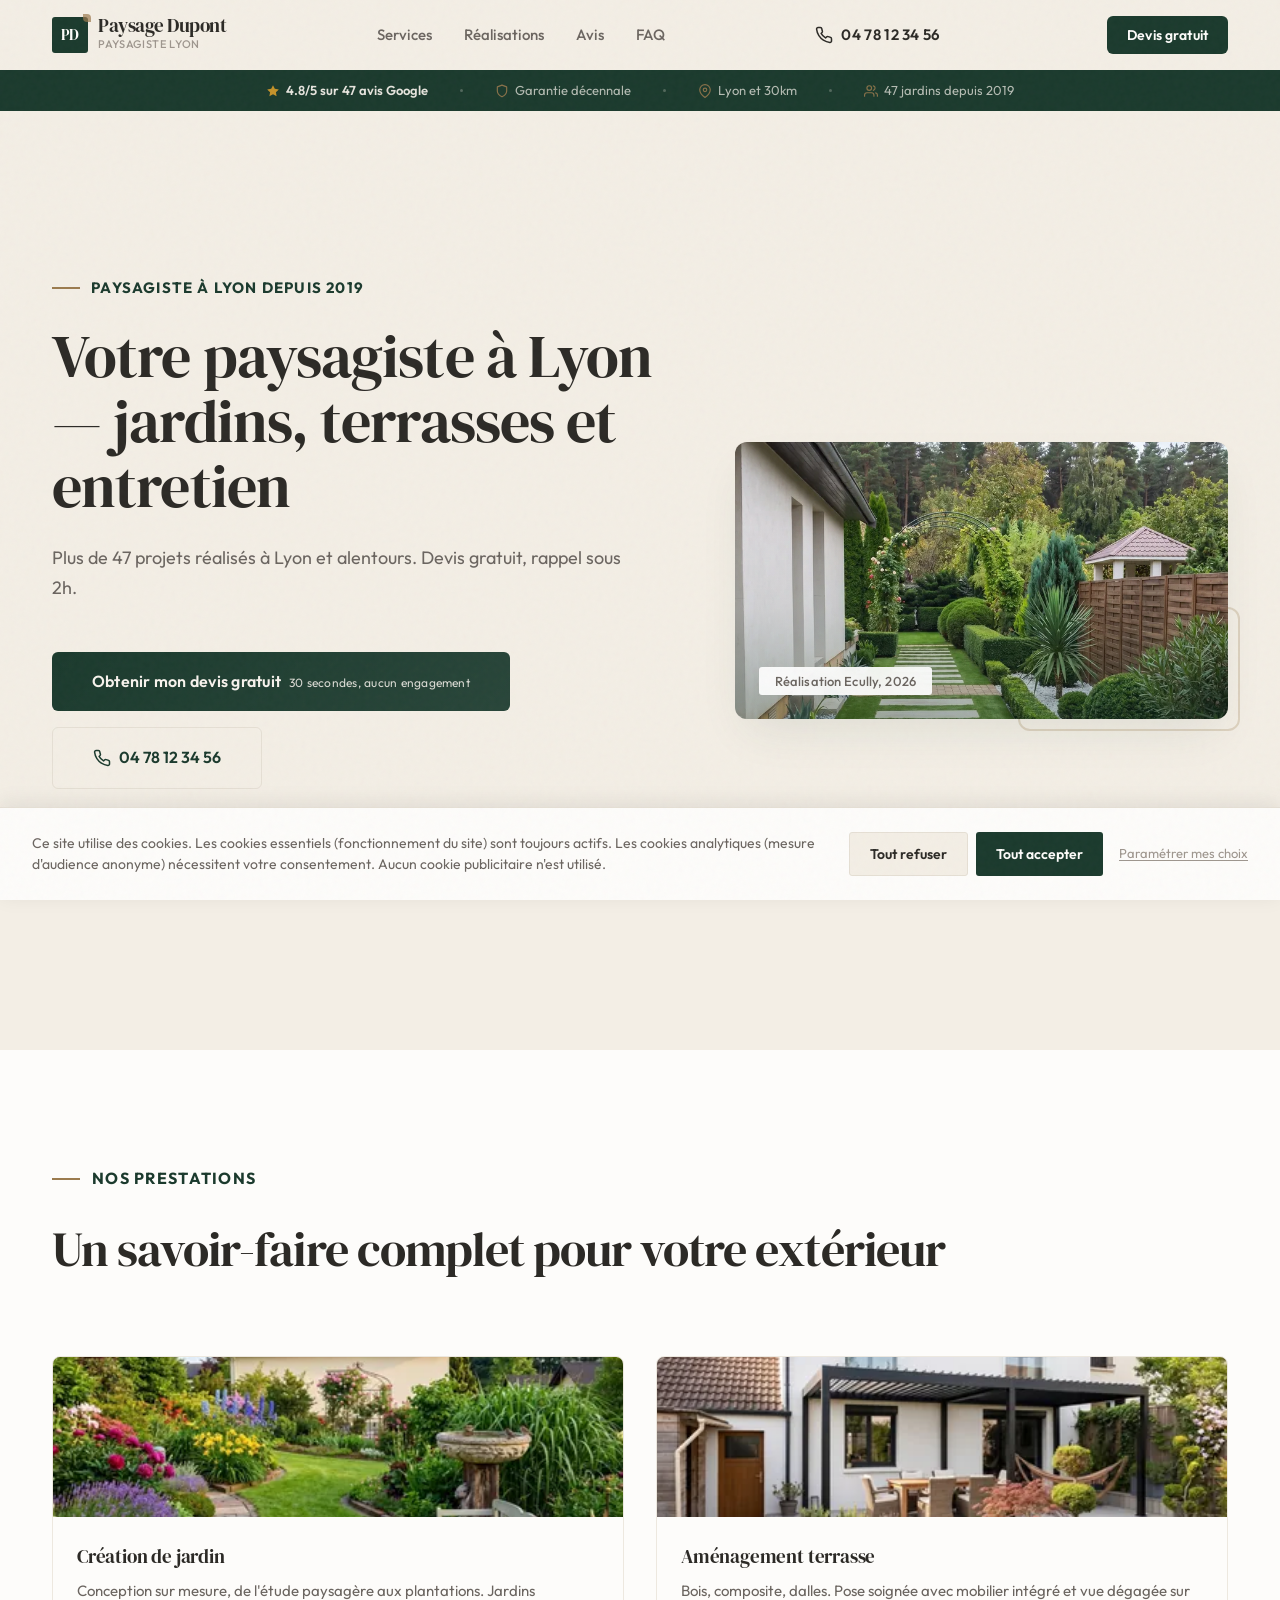
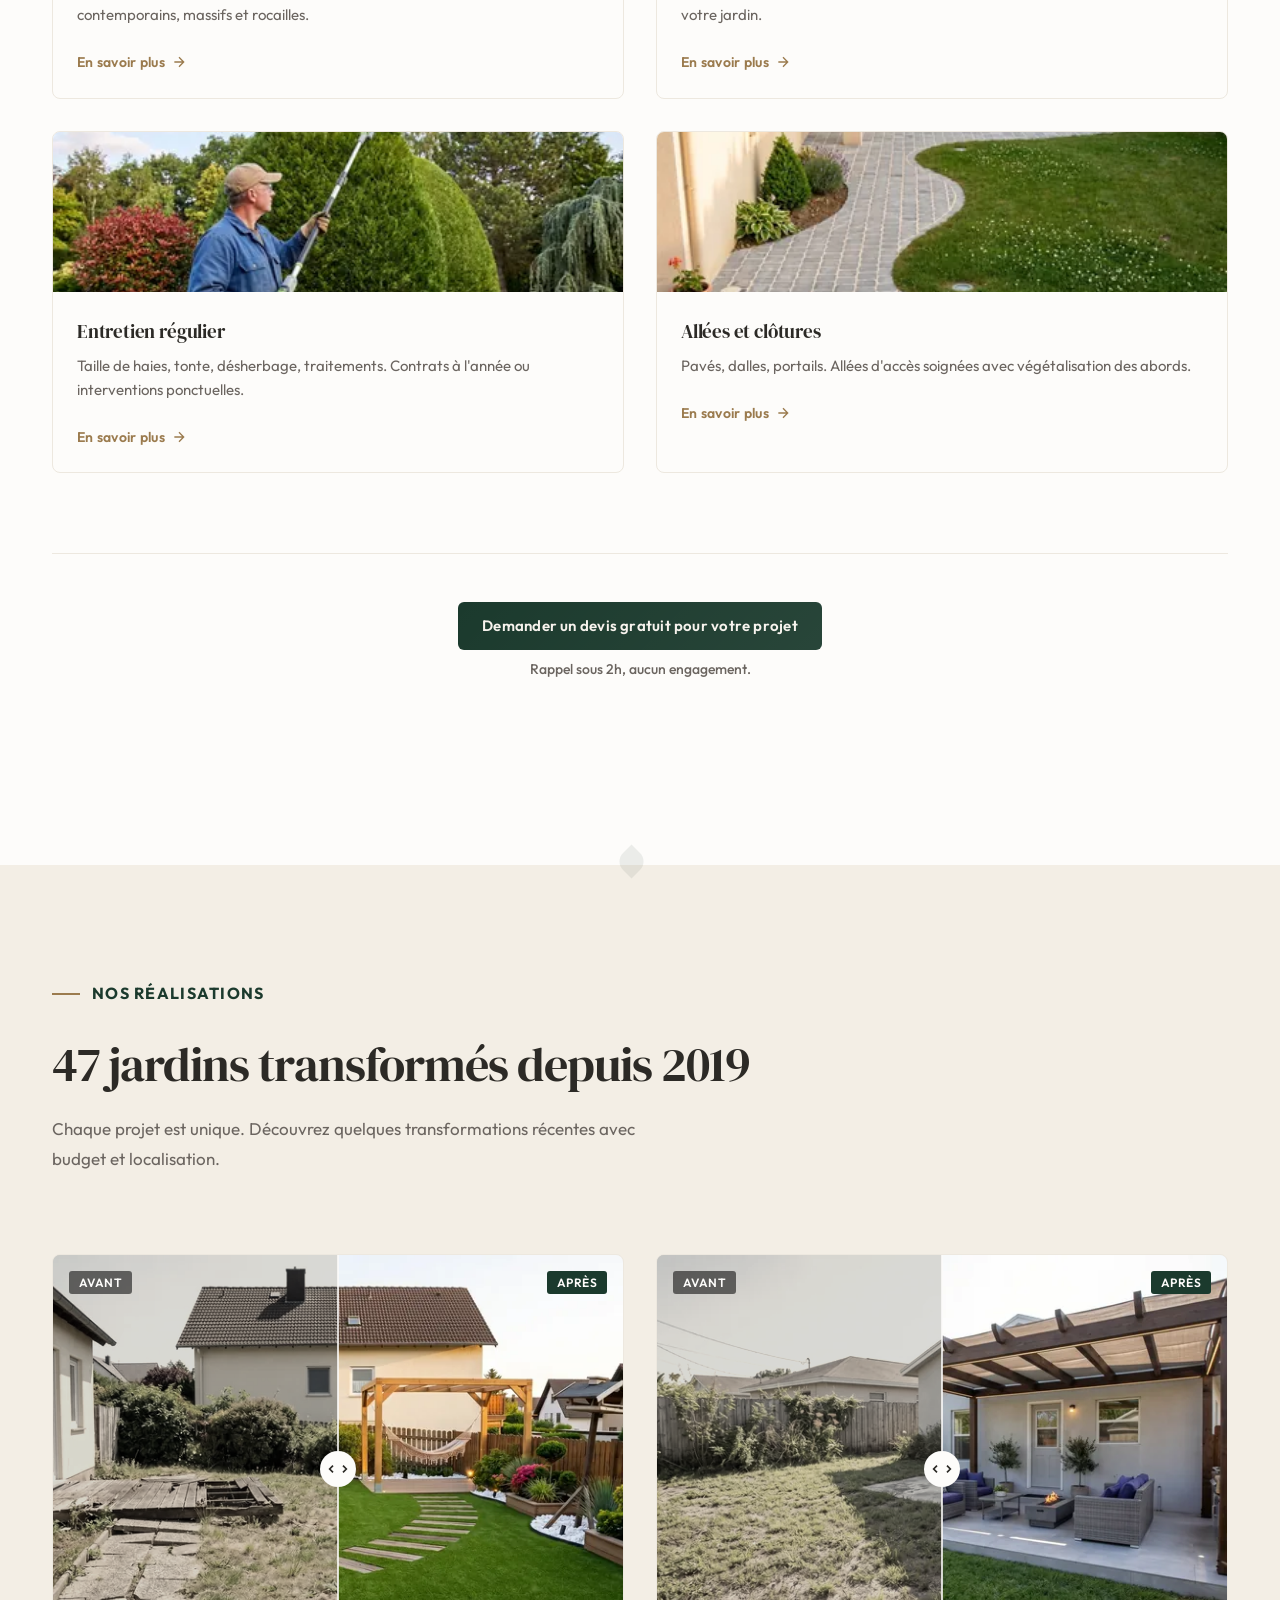
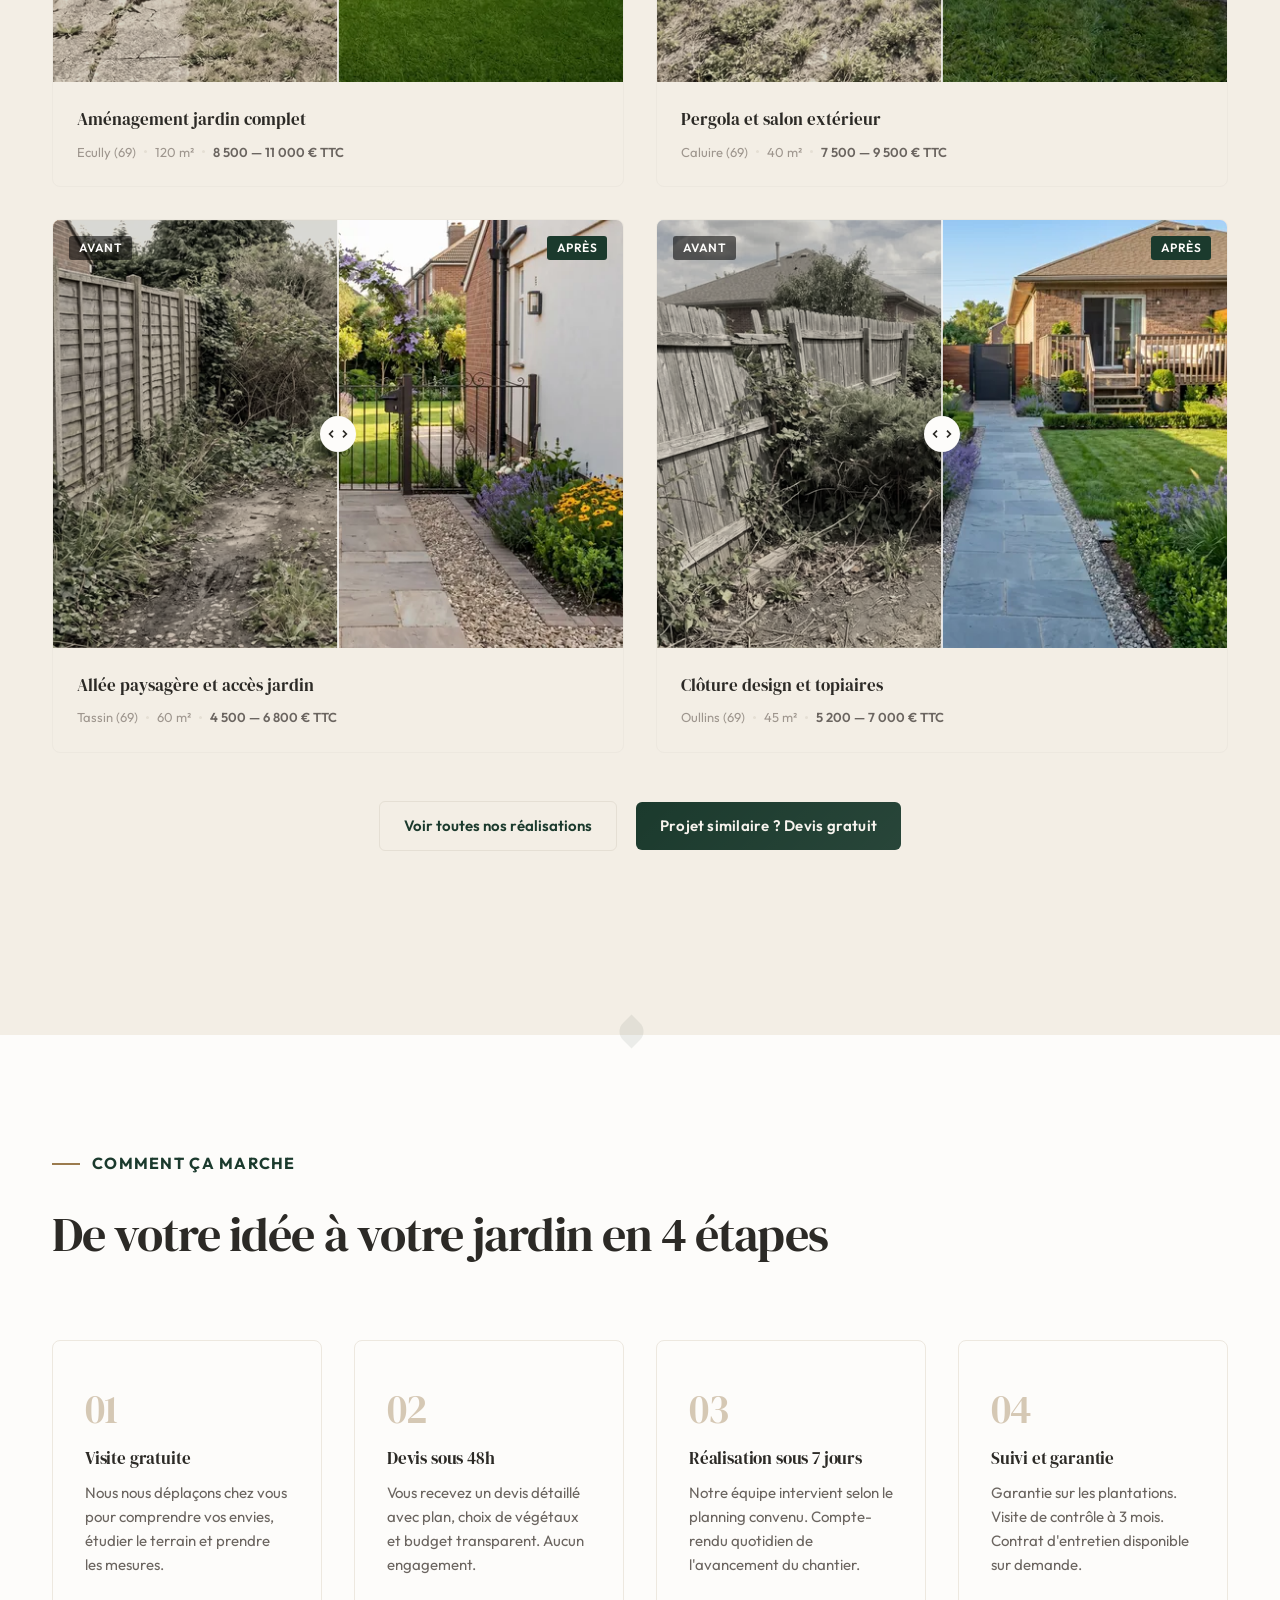
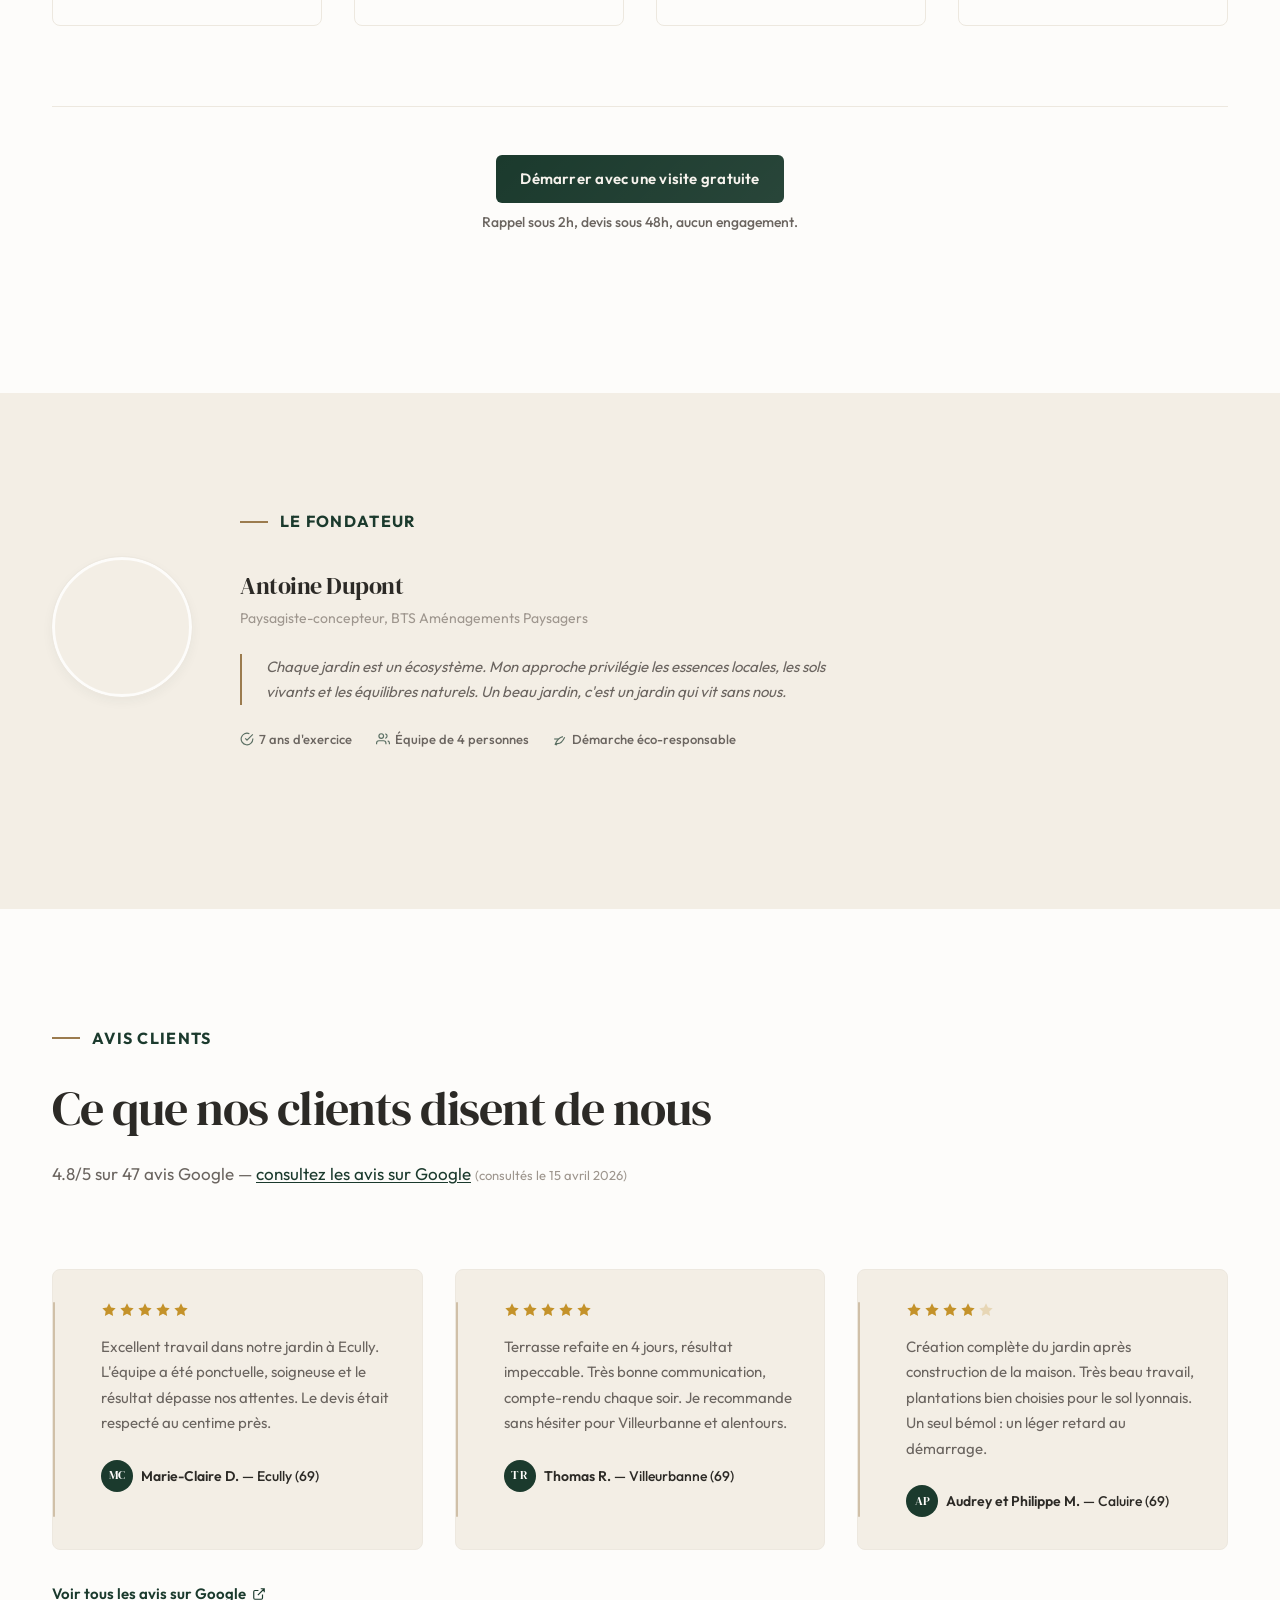
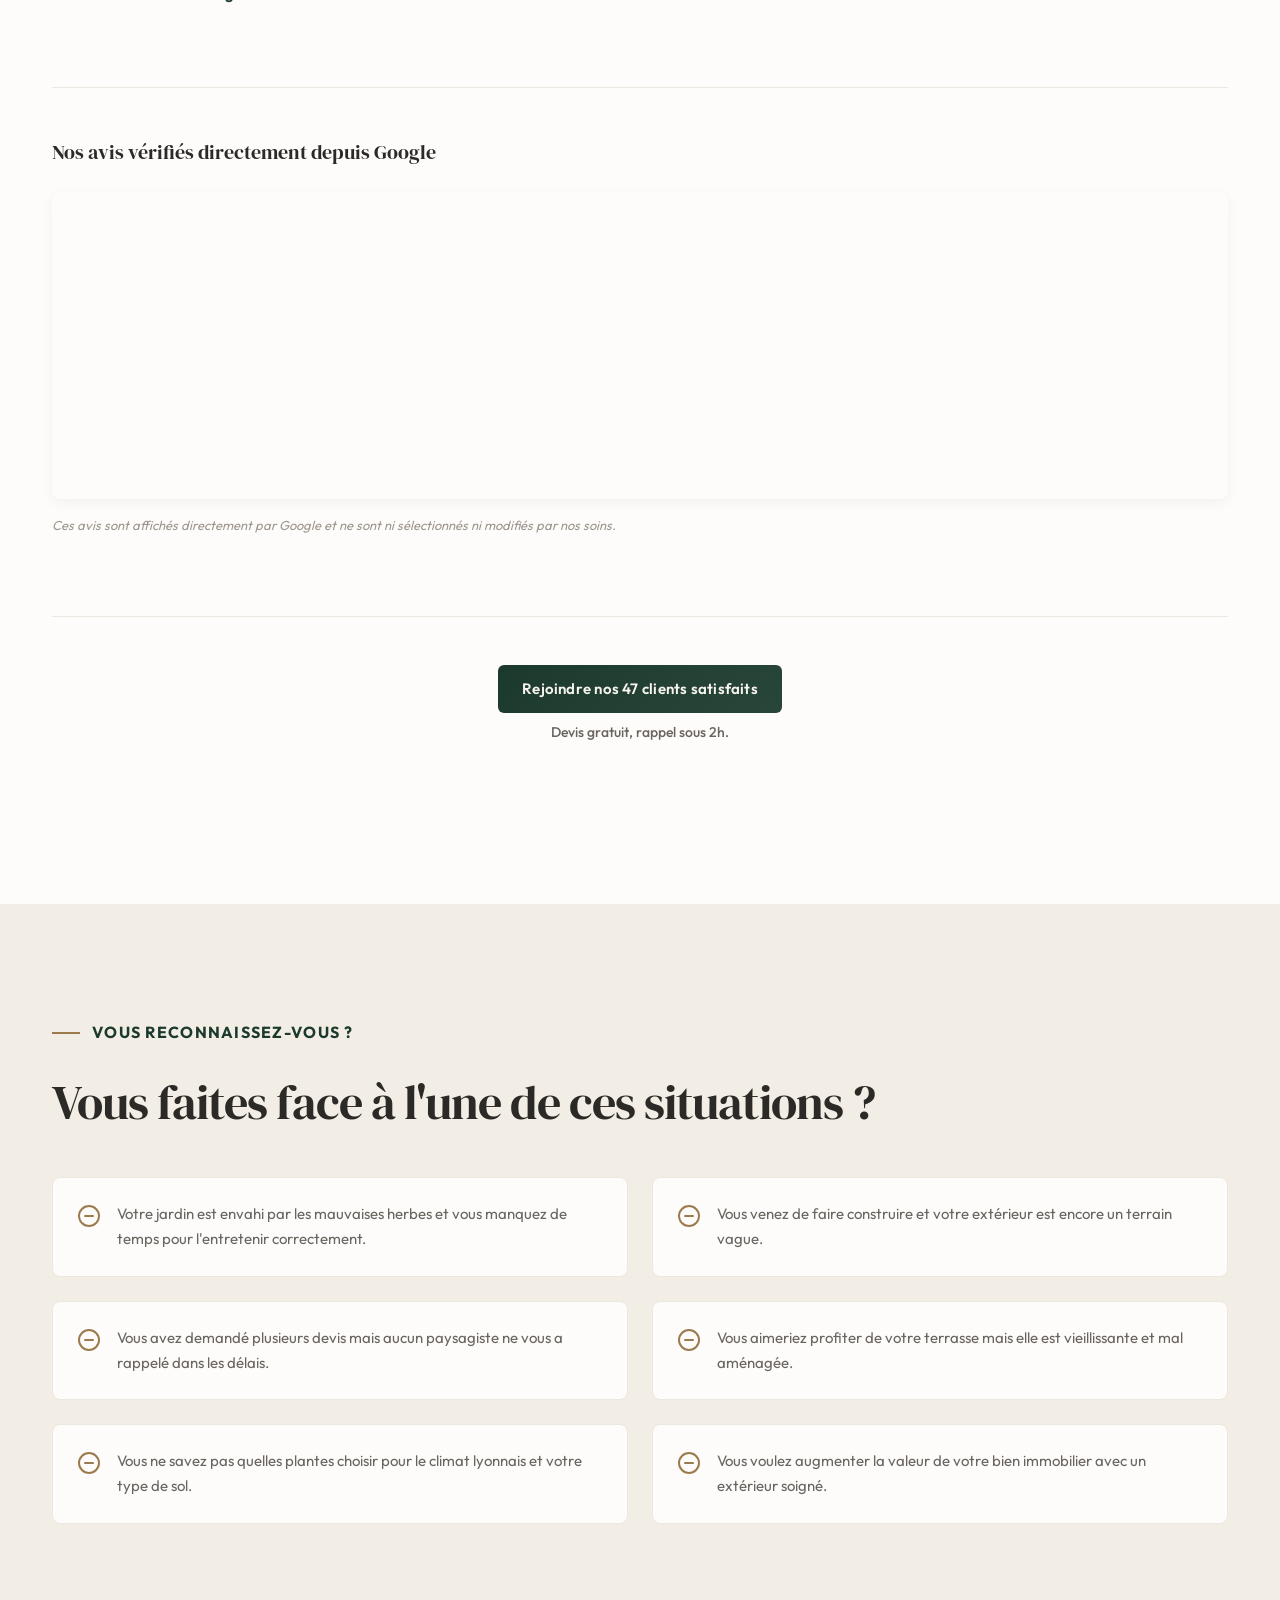
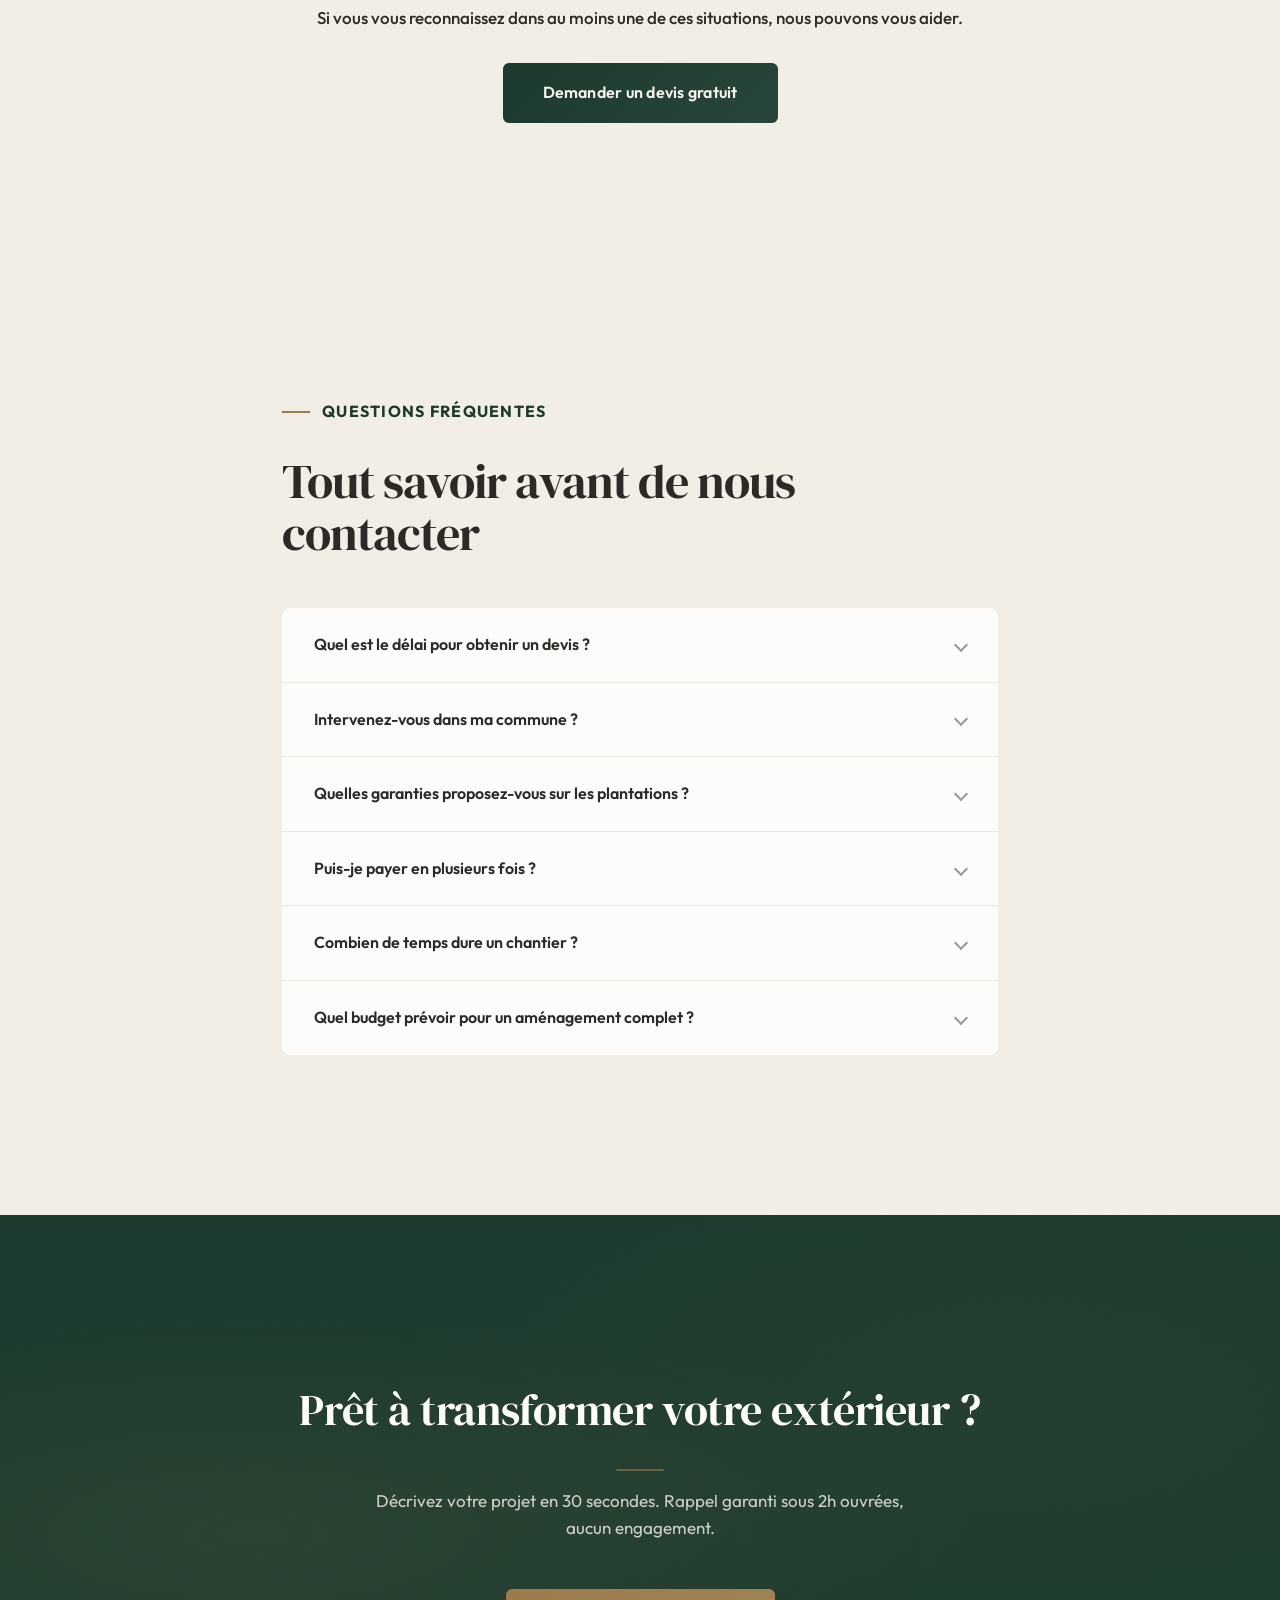
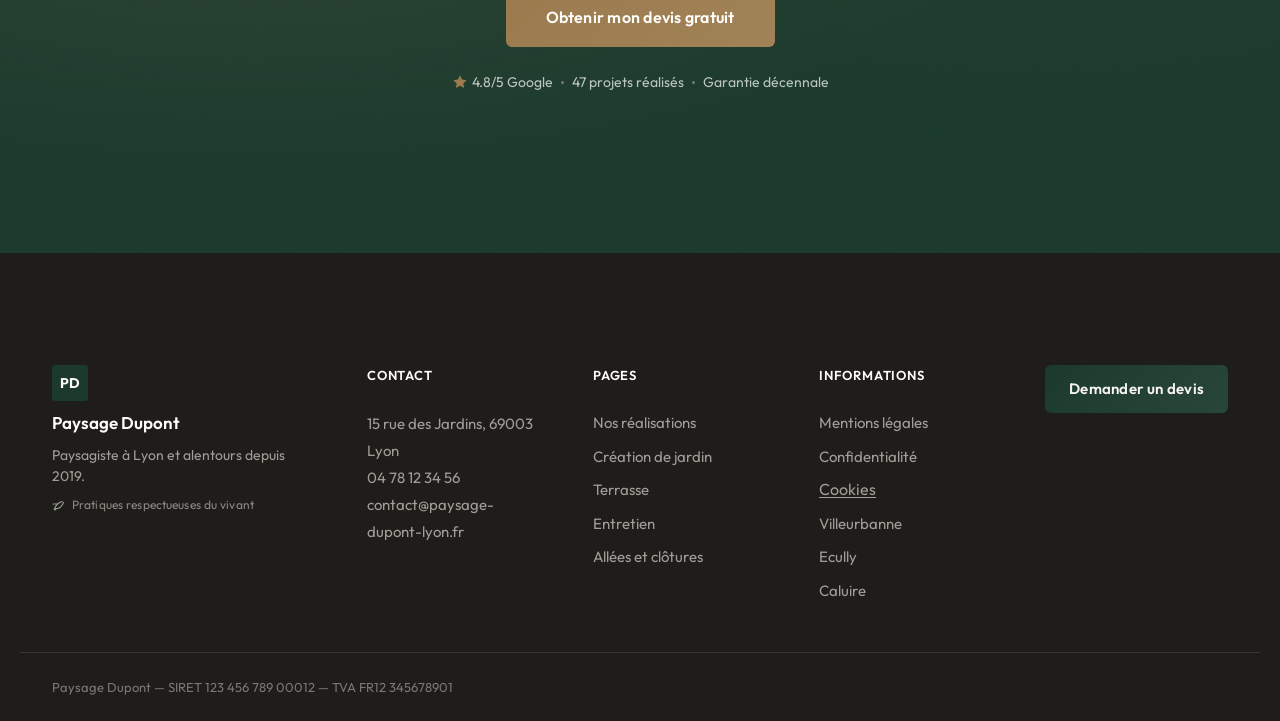
<file: index.html>
<!DOCTYPE html>
<html lang="fr">
<head>
  <meta charset="UTF-8">
  <meta name="viewport" content="width=device-width, initial-scale=1.0">
  <meta name="referrer-policy" content="strict-origin-when-cross-origin">
  <meta http-equiv="Permissions-Policy" content="camera=(), microphone=(), geolocation=(), payment=()">
  <title>Paysagiste Lyon — Paysage Dupont | Jardin & Terrasse</title>
  <meta name="description" content="Paysagiste à Lyon. Création de jardins, terrasses et entretien. Devis gratuit sous 2h, visite offerte. 47 réalisations depuis 2019, noté 4.8/5 Google.">
  <meta name="robots" content="index, follow">
  <meta name="google-site-verification" content="x6vaI5-bXoEk-vtnmMxOJCSjOsouBXnyoTb2oJuc5QA" />
  <link rel="canonical" href="https://paysage-dupont-lyon.fr/">

  <!-- Open Graph -->
  <meta property="og:title" content="Paysagiste Lyon — Paysage Dupont | Jardin, Terrasse & Entretien">
  <meta property="og:description" content="Paysagiste à Lyon. Devis gratuit sous 2h, visite offerte. 47 jardins réalisés, noté 4.8/5 Google. Garantie décennale.">
  <meta property="og:type" content="website">
  <meta property="og:locale" content="fr_FR">
  <meta property="og:url" content="https://paysage-dupont-lyon.fr/">
  <meta property="og:image" content="https://paysage-dupont-lyon.fr/img/og-image.jpg">
  <meta property="og:image:width" content="1200">
  <meta property="og:image:height" content="630">
  <meta property="og:site_name" content="Paysage Dupont Lyon">

  <!-- Twitter Card -->
  <meta name="twitter:card" content="summary_large_image">
  <meta name="twitter:title" content="Paysagiste Lyon — Paysage Dupont | Jardin & Terrasse">
  <meta name="twitter:description" content="Création de jardins, terrasses et entretien à Lyon. Devis gratuit sous 2h. 47 réalisations, 4.8/5 Google.">
  <meta name="twitter:image" content="https://paysage-dupont-lyon.fr/img/og-image.jpg">

  <!-- Favicon -->
  <link rel="icon" type="image/svg+xml" href="img/favicon.svg">
  <link rel="icon" type="image/png" sizes="32x32" href="img/favicon-32x32.png">
  <link rel="apple-touch-icon" href="img/favicon-32x32.png">

  <!-- Fonts are self-hosted in /fonts/ (no external Google Fonts request) -->

  <link rel="stylesheet" href="css/style.min.css?v=8">

  <!-- INSTRUCTION CMP (optionnel) : Remplacer le cookie banner custom par Tarteaucitron.js
       1. Ajouter <script src="https://cdn.jsdelivr.net/npm/tarteaucitron@latest/tarteaucitron.js"></script>
       2. Initialiser : tarteaucitron.init({ privacyUrl: "/pages/politique-confidentialite.html", ... })
       3. Conditionner le widget Google Maps : tarteaucitron.user.googlemapsKey = "YOUR_API_KEY"
       4. Supprimer l'actuel #cookie-banner et #cookie-modal du HTML
       5. Supprimer les fonctions cookie dans js/main.js
       Documentation : https://tarteaucitron.io/fr/install/
  -->

  <!-- Schema.org LocalBusiness -->
  <script type="application/ld+json">
  {
    "@context": "https://schema.org",
    "@type": "LandscapingBusiness",
    "name": "Paysage Dupont Lyon",
    "image": "https://paysage-dupont-lyon.fr/img/hero-accueil-1200w.webp",
    "telephone": "+33 4 78 12 34 56",
    "email": "contact@paysage-dupont-lyon.fr",
    "address": {
      "@type": "PostalAddress",
      "streetAddress": "15 rue des Jardins",
      "addressLocality": "Lyon",
      "postalCode": "69003",
      "addressRegion": "Auvergne-Rhône-Alpes",
      "addressCountry": "FR"
    },
    "geo": {
      "@type": "GeoCoordinates",
      "latitude": 45.7578,
      "longitude": 4.8320
    },
    "url": "https://paysage-dupont-lyon.fr",
    "priceRange": "€€",
    "aggregateRating": {
      "@type": "AggregateRating",
      "ratingValue": "4.8",
      "reviewCount": "47"
    },
    "areaServed": [
      { "@type": "City", "name": "Lyon" },
      { "@type": "City", "name": "Villeurbanne" },
      { "@type": "City", "name": "Ecully" },
      { "@type": "City", "name": "Caluire-et-Cuire" },
      { "@type": "City", "name": "Tassin-la-Demi-Lune" }
    ],
    "openingHoursSpecification": {
      "@type": "OpeningHoursSpecification",
      "dayOfWeek": ["Monday","Tuesday","Wednesday","Thursday","Friday"],
      "opens": "08:00",
      "closes": "18:00"
    }
  }
  </script>

  <!-- Schema.org FAQPage — Google SGE / AI Overviews -->
  <script type="application/ld+json">
  {
    "@context": "https://schema.org",
    "@type": "FAQPage",
    "mainEntity": [
      {
        "@type": "Question",
        "name": "Quel est le délai pour obtenir un devis paysagiste à Lyon ?",
        "acceptedAnswer": {
          "@type": "Answer",
          "text": "Après votre prise de contact, nous vous rappelons sous 2h ouvrées pour planifier une visite gratuite. Le devis détaillé est envoyé sous 48h après la visite sur place."
        }
      },
      {
        "@type": "Question",
        "name": "Dans quelles communes autour de Lyon intervenez-vous ?",
        "acceptedAnswer": {
          "@type": "Answer",
          "text": "Nous intervenons à Lyon et dans un rayon de 30 km : Villeurbanne, Ecully, Caluire-et-Cuire, Tassin-la-Demi-Lune, Oullins, Sainte-Foy-lès-Lyon, Bron, Vénissieux, et communes limitrophes."
        }
      },
      {
        "@type": "Question",
        "name": "Quelles garanties proposez-vous sur les plantations ?",
        "acceptedAnswer": {
          "@type": "Answer",
          "text": "Toutes nos plantations sont garanties. Nous effectuons une visite de contrôle à 3 mois pour vérifier la reprise. Si un végétal ne reprend pas malgré un entretien normal, nous le remplaçons sans frais supplémentaire."
        }
      },
      {
        "@type": "Question",
        "name": "Quel budget prévoir pour un aménagement de jardin complet ?",
        "acceptedAnswer": {
          "@type": "Answer",
          "text": "Pour un jardin de 80 à 150 m², comptez entre 5 000 et 15 000 EUR TTC selon la complexité : type de plantations, aménagements durs (terrasse, allée), arrosage automatique. La visite gratuite permet d'établir un devis précis."
        }
      },
      {
        "@type": "Question",
        "name": "Combien de temps dure un chantier paysager ?",
        "acceptedAnswer": {
          "@type": "Answer",
          "text": "Un aménagement de jardin standard (80-150 m²) dure entre 5 et 10 jours ouvrés. Les terrasses et allées prennent généralement 3 à 7 jours. Le calendrier précis est détaillé dans le devis."
        }
      },
      {
        "@type": "Question",
        "name": "Peut-on payer en plusieurs fois ?",
        "acceptedAnswer": {
          "@type": "Answer",
          "text": "Oui, le paiement en 3 fois sans frais est disponible pour les projets supérieurs à 3 000 EUR. Un acompte de 30% est demandé à la signature du devis, le solde est réparti sur les deux mensualités suivantes."
        }
      }
    ]
  }
  </script>

  <!-- Schema.org Service — visibilité SGE pour chaque prestation -->
  <script type="application/ld+json">
  {
    "@context": "https://schema.org",
    "@type": "Service",
    "serviceType": "Création de jardin",
    "provider": {
      "@type": "LandscapingBusiness",
      "name": "Paysage Dupont Lyon"
    },
    "areaServed": {
      "@type": "City",
      "name": "Lyon"
    },
    "description": "Conception et réalisation de jardins sur mesure à Lyon. Étude paysagère, plantations, engazonnement. Terrains de 50 à 500 m².",
    "offers": {
      "@type": "Offer",
      "priceCurrency": "EUR",
      "price": "5000",
      "priceSpecification": {
        "@type": "PriceSpecification",
        "minPrice": "5000",
        "maxPrice": "15000",
        "priceCurrency": "EUR"
      }
    }
  }
  </script>

  <script type="application/ld+json">
  {
    "@context": "https://schema.org",
    "@type": "Service",
    "serviceType": "Aménagement de terrasse",
    "provider": {
      "@type": "LandscapingBusiness",
      "name": "Paysage Dupont Lyon"
    },
    "areaServed": {
      "@type": "City",
      "name": "Lyon"
    },
    "description": "Création et rénovation de terrasses à Lyon : bois, pierre naturelle, composite. Mobilier intégré et éclairage extérieur."
  }
  </script>

  <script type="application/ld+json">
  {
    "@context": "https://schema.org",
    "@type": "Service",
    "serviceType": "Entretien de jardin",
    "provider": {
      "@type": "LandscapingBusiness",
      "name": "Paysage Dupont Lyon"
    },
    "areaServed": {
      "@type": "City",
      "name": "Lyon"
    },
    "description": "Entretien régulier de jardins à Lyon et alentours : tonte, taille, désherbage, traitement phytosanitaire. Contrats mensuels ou saisonniers."
  }
  </script>

  <!-- Schema.org Organization — Knowledge Panel Google -->
  <script type="application/ld+json">
  {
    "@context": "https://schema.org",
    "@type": "Organization",
    "name": "Paysage Dupont Lyon",
    "url": "https://paysage-dupont-lyon.fr",
    "logo": "https://paysage-dupont-lyon.fr/img/favicon.svg",
    "contactPoint": {
      "@type": "ContactPoint",
      "telephone": "+33 4 78 12 34 56",
      "contactType": "customer service",
      "availableLanguage": "French",
      "areaServed": "FR"
    },
    "address": {
      "@type": "PostalAddress",
      "streetAddress": "15 rue des Jardins",
      "addressLocality": "Lyon",
      "postalCode": "69003",
      "addressCountry": "FR"
    },
    "_sameAs_INSTRUCTION": "CLIENT: Ajouter vos réseaux sociaux ici. Exemple: sameAs: [URL_FACEBOOK, URL_INSTAGRAM]. Renommer _sameAs_INSTRUCTION en sameAs."
  }
  </script>

  <!-- Schema.org BreadcrumbList — fil d'Ariane pour Google -->
  <script type="application/ld+json">
  {
    "@context": "https://schema.org",
    "@type": "BreadcrumbList",
    "itemListElement": [
      {
        "@type": "ListItem",
        "position": 1,
        "name": "Accueil",
        "item": "https://paysage-dupont-lyon.fr/"
      }
    ]
  }
  </script>
  <!-- Anti-flash: cache le banner si consent existe -->
  <script>
  try{var h=false;try{if(localStorage.getItem('cookie_consent'))h=true}catch(e){}if(!h){try{if(sessionStorage.getItem('cookie_consent'))h=true}catch(e){}}if(!h){try{if(document.cookie.indexOf('cc_set=1')!==-1)h=true}catch(e){}}if(h)document.documentElement.classList.add('cc-ok')}catch(e){}
  </script>
  <style>.cc-ok #cookie-banner{display:none!important}</style>
</head>
<body>

  <!-- COOKIE BANNER — CNIL 2026 conforme -->
  <div id="cookie-banner" class="cookie-banner" role="dialog" aria-label="Gestion des cookies" hidden>
    <div class="cookie-inner">
      <p class="cookie-text">Ce site utilise des cookies. Les cookies essentiels (fonctionnement du site) sont toujours actifs. Les cookies analytiques (mesure d'audience anonyme) nécessitent votre consentement. Aucun cookie publicitaire n'est utilisé.</p>
      <div class="cookie-actions">
        <button id="cookie-refuse" class="cookie-btn cookie-btn--refuse">Tout refuser</button>
        <button id="cookie-accept" class="cookie-btn cookie-btn--accept">Tout accepter</button>
      </div>
      <button id="cookie-params" class="cookie-link">Paramétrer mes choix</button>
    </div>
  </div>

  <!-- SKIP TO CONTENT — Accessibilité -->
  <a href="#main" class="skip-link">Passer au contenu</a>

  <!-- ============================================ -->
  <!-- HEADER — Numéro cliquable + Trust bar -->
  <!-- ============================================ -->
  <header class="header" role="banner">
    <div class="header__inner">
      <a href="/" class="header__logo" aria-label="Paysage Dupont Lyon — Accueil">
        <span class="header__logo-mark">PD</span>
        <span class="header__logo-info">
          <span class="header__logo-text">Paysage Dupont</span>
          <span class="header__logo-city">Paysagiste Lyon</span>
        </span>
      </a>

      <nav class="header__nav" role="navigation" aria-label="Navigation principale">
        <ul class="header__nav-list">
          <li><a href="#services">Services</a></li>
          <li><a href="#realisations">Réalisations</a></li>
          <li><a href="#avis">Avis</a></li>
          <li><a href="#faq">FAQ</a></li>
        </ul>
      </nav>

      <a href="tel:+33478123456" class="header__phone" aria-label="Appeler le 04 78 12 34 56">
        <svg class="header__phone-icon" width="18" height="18" viewBox="0 0 24 24" fill="none" stroke="currentColor" stroke-width="2" stroke-linecap="round" stroke-linejoin="round"><path d="M22 16.92v3a2 2 0 0 1-2.18 2 19.79 19.79 0 0 1-8.63-3.07 19.5 19.5 0 0 1-6-6 19.79 19.79 0 0 1-3.07-8.67A2 2 0 0 1 4.11 2h3a2 2 0 0 1 2 1.72 12.84 12.84 0 0 0 .7 2.81 2 2 0 0 1-.45 2.11L8.09 9.91a16 16 0 0 0 6 6l1.27-1.27a2 2 0 0 1 2.11-.45 12.84 12.84 0 0 0 2.81.7A2 2 0 0 1 22 16.92z"/></svg>
        04 78 12 34 56
      </a>

      <a href="pages/contact.html?ref=nav_sticky" class="header__cta-sticky">Devis gratuit</a>

      <button class="header__burger" id="burger-btn" aria-label="Ouvrir le menu" aria-expanded="false">
        <span></span><span></span><span></span>
      </button>
    </div>

    <!-- Trust bar — visible toutes pages -->
    <div class="trust-bar">
      <div class="trust-bar__inner">
        <span class="trust-bar__item trust-bar__item--rating">
          <svg width="14" height="14" viewBox="0 0 24 24" fill="currentColor"><path d="M12 2l3.09 6.26L22 9.27l-5 4.87 1.18 6.88L12 17.77l-6.18 3.25L7 14.14 2 9.27l6.91-1.01L12 2z"/></svg>
          4.8/5 sur 47 avis Google
        </span>
        <span class="trust-bar__sep" aria-hidden="true"></span>
        <span class="trust-bar__item">
          <svg width="14" height="14" viewBox="0 0 24 24" fill="none" stroke="currentColor" stroke-width="2" stroke-linecap="round" stroke-linejoin="round"><path d="M12 22s8-4 8-10V5l-8-3-8 3v7c0 6 8 10 8 10z"/></svg>
          Garantie décennale
        </span>
        <span class="trust-bar__sep" aria-hidden="true"></span>
        <span class="trust-bar__item">
          <svg width="14" height="14" viewBox="0 0 24 24" fill="none" stroke="currentColor" stroke-width="2" stroke-linecap="round" stroke-linejoin="round"><path d="M21 10c0 7-9 13-9 13s-9-6-9-13a9 9 0 0 1 18 0z"/><circle cx="12" cy="10" r="3"/></svg>
          Lyon et 30km
        </span>
        <span class="trust-bar__sep" aria-hidden="true"></span>
        <span class="trust-bar__item">
          <svg width="14" height="14" viewBox="0 0 24 24" fill="none" stroke="currentColor" stroke-width="2" stroke-linecap="round" stroke-linejoin="round"><path d="M17 21v-2a4 4 0 0 0-4-4H5a4 4 0 0 0-4 4v2"/><circle cx="9" cy="7" r="4"/><path d="M23 21v-2a4 4 0 0 0-3-3.87"/><path d="M16 3.13a4 4 0 0 1 0 7.75"/></svg>
          47 jardins depuis 2019
        </span>
      </div>
    </div>
  </header>

  <!-- Mobile nav overlay -->
  <div class="mobile-nav" id="mobile-nav" hidden>
    <nav aria-label="Navigation mobile">
      <ul>
        <li><a href="#services">Services</a></li>
        <li><a href="#realisations">Réalisations</a></li>
        <li><a href="#avis">Avis</a></li>
        <li><a href="#faq">FAQ</a></li>
        <li><a href="pages/contact.html?ref=menu" class="mobile-nav__cta">Devis gratuit</a></li>
      </ul>
      <a href="tel:+33478123456" class="mobile-nav__phone">04 78 12 34 56</a>
    </nav>
  </div>

  <main id="main">

    <!-- ============================================ -->
    <!-- HERO — Split layout, pas centré (anti-slop) -->
    <!-- Golden Pattern: 3 secondes, 1 CTA, photo réelle -->
    <!-- ============================================ -->
    <section class="hero">
      <div class="hero__inner">
        <div class="hero__content">
          <span class="hero__label">Paysagiste à Lyon depuis 2019</span>
          <h1 class="hero__title">Votre paysagiste à Lyon — jardins, terrasses et entretien</h1>
          <p class="hero__subtitle">Plus de 47 projets réalisés à Lyon et alentours. Devis gratuit, rappel sous 2h.</p>
          <div class="hero__actions">
            <a href="pages/contact.html?ref=hero_cta" class="btn btn--primary btn--lg">
              Obtenir mon devis gratuit
              <span class="btn__sub">30 secondes, aucun engagement</span>
            </a>
            <a href="tel:+33478123456" class="btn btn--outline btn--lg hero__phone-btn">
              <svg width="18" height="18" viewBox="0 0 24 24" fill="none" stroke="currentColor" stroke-width="2" stroke-linecap="round" stroke-linejoin="round"><path d="M22 16.92v3a2 2 0 0 1-2.18 2 19.79 19.79 0 0 1-8.63-3.07 19.5 19.5 0 0 1-6-6 19.79 19.79 0 0 1-3.07-8.67A2 2 0 0 1 4.11 2h3a2 2 0 0 1 2 1.72 12.84 12.84 0 0 0 .7 2.81 2 2 0 0 1-.45 2.11L8.09 9.91a16 16 0 0 0 6 6l1.27-1.27a2 2 0 0 1 2.11-.45 12.84 12.84 0 0 0 2.81.7A2 2 0 0 1 22 16.92z"/></svg>
              04 78 12 34 56
            </a>
          </div>
          <div class="hero__proof">
            <span class="hero__proof-item">
              <svg width="16" height="16" viewBox="0 0 24 24" fill="currentColor" class="hero__proof-star"><path d="M12 2l3.09 6.26L22 9.27l-5 4.87 1.18 6.88L12 17.77l-6.18 3.25L7 14.14 2 9.27l6.91-1.01L12 2z"/></svg>
              4.8/5 Google
            </span>
            <span class="hero__proof-sep" aria-hidden="true"></span>
            <span class="hero__proof-item">47 jardins réalisés</span>
            <span class="hero__proof-sep" aria-hidden="true"></span>
            <span class="hero__proof-item">Depuis 2019</span>
          </div>
          <div class="availability">
            <span class="availability__dot" aria-hidden="true"></span>
            Prochaine visite disponible : cette semaine
          </div>
        </div>
        <div class="hero__visual">
          <div class="hero__img-wrapper">
            <picture>
              <source type="image/webp" srcset="img/hero-accueil-400w.webp 400w, img/hero-accueil-800w.webp 800w, img/hero-accueil-1200w.webp 1200w" sizes="(max-width: 768px) 100vw, 50vw">
              <img src="img/hero-accueil-800w.jpg" alt="Jardin paysagé avec allée en pas japonais, haies taillées et gazon soigné — réalisation Paysage Dupont Lyon" width="1200" height="675" fetchpriority="high">
            </picture>
            <div class="hero__img-overlay">
              <span class="hero__img-badge">Réalisation Ecully, 2026</span>
            </div>
          </div>
        </div>
      </div>
    </section>

    <!-- ============================================ -->
    <!-- SERVICES — Ce qu'on fait (le visiteur veut d'abord savoir ça) -->
    <!-- Golden Pattern: chaque CTA pré-remplit le formulaire -->
    <!-- IMPORTANT (Heinly V3) : Remplacer TOUTES les photos Unsplash par des photos
         personnalisées de l'équipe au travail, des chantiers réels, du matériel.
         Les photos stock "cassent la confiance" et se voient immédiatement.
         Montrer des humains (équipe, fondateur) est un facteur de conversion majeur.
         Priorité : hero, services, réalisations, fondateur. -->
    <!-- ============================================ -->
    <section class="services" id="services">
      <div class="section__inner">
        <span class="section__label reveal">Nos prestations</span>
        <h2 class="section__title reveal">Un savoir-faire complet pour votre extérieur</h2>

        <div class="services__grid">
          <article class="service-card reveal reveal--delay-1">
            <div class="service-card__img">
              <picture>
                <source type="image/webp" srcset="img/service-creation-jardin-400w.webp 400w, img/service-creation-jardin-800w.webp 800w, img/service-creation-jardin-1200w.webp 1200w" sizes="(max-width: 600px) 100vw, (max-width: 1024px) 50vw, 300px">
                <img src="img/service-creation-jardin-800w.jpg" alt="Jardin fleuri avec allée en pierre, massifs colorés, gazon et banc en bois" width="800" height="534" loading="lazy">
              </picture>
            </div>
            <h3 class="service-card__title">Création de jardin</h3>
            <p class="service-card__text">Conception sur mesure, de l'étude paysagère aux plantations. Jardins contemporains, massifs et rocailles.</p>
            <a href="pages/creation-jardin.html" class="service-card__link">En savoir plus
              <svg width="16" height="16" viewBox="0 0 24 24" fill="none" stroke="currentColor" stroke-width="2"><path d="M5 12h14M12 5l7 7-7 7"/></svg>
            </a>
          </article>

          <article class="service-card reveal reveal--delay-2">
            <div class="service-card__img">
              <picture>
                <source type="image/webp" srcset="img/service-terrasse-400w.webp 400w, img/service-terrasse-800w.webp 800w, img/service-terrasse-1200w.webp 1200w" sizes="(max-width: 600px) 100vw, (max-width: 1024px) 50vw, 300px">
                <img src="img/service-terrasse-800w.jpg" alt="Maison avec pergola noire, coin repas extérieur et jardin paysagé" width="800" height="533" loading="lazy">
              </picture>
            </div>
            <h3 class="service-card__title">Aménagement terrasse</h3>
            <p class="service-card__text">Bois, composite, dalles. Pose soignée avec mobilier intégré et vue dégagée sur votre jardin.</p>
            <a href="pages/amenagement-terrasse.html" class="service-card__link">En savoir plus
              <svg width="16" height="16" viewBox="0 0 24 24" fill="none" stroke="currentColor" stroke-width="2"><path d="M5 12h14M12 5l7 7-7 7"/></svg>
            </a>
          </article>

          <article class="service-card reveal reveal--delay-3">
            <div class="service-card__img">
              <picture>
                <source type="image/webp" srcset="img/service-entretien-400w.webp 400w, img/service-entretien-800w.webp 800w, img/service-entretien-1200w.webp 1200w" sizes="(max-width: 600px) 100vw, (max-width: 1024px) 50vw, 300px">
                <img src="img/service-entretien-800w.jpg" alt="Paysagiste professionnel taillant un conifère au taille-haie télescopique" width="800" height="534" loading="lazy">
              </picture>
            </div>
            <h3 class="service-card__title">Entretien régulier</h3>
            <p class="service-card__text">Taille de haies, tonte, désherbage, traitements. Contrats à l'année ou interventions ponctuelles.</p>
            <a href="pages/entretien-jardin.html" class="service-card__link">En savoir plus
              <svg width="16" height="16" viewBox="0 0 24 24" fill="none" stroke="currentColor" stroke-width="2"><path d="M5 12h14M12 5l7 7-7 7"/></svg>
            </a>
          </article>

          <article class="service-card reveal reveal--delay-4">
            <div class="service-card__img">
              <picture>
                <source type="image/webp" srcset="img/service-allees-400w.webp 400w, img/service-allees-800w.webp 800w, img/service-allees-1200w.webp 1200w" sizes="(max-width: 600px) 100vw, (max-width: 1024px) 50vw, 300px">
                <img src="img/service-allees-800w.jpg" alt="Allée sinueuse en pavés gris avec bordures végétales, gazon et spots encastrés" width="800" height="534" loading="lazy">
              </picture>
            </div>
            <h3 class="service-card__title">Allées et clôtures</h3>
            <p class="service-card__text">Pavés, dalles, portails. Allées d'accès soignées avec végétalisation des abords.</p>
            <a href="pages/allees-clotures.html" class="service-card__link">En savoir plus
              <svg width="16" height="16" viewBox="0 0 24 24" fill="none" stroke="currentColor" stroke-width="2"><path d="M5 12h14M12 5l7 7-7 7"/></svg>
            </a>
          </article>
        </div>

        <div class="section__cta-inline">
          <a href="pages/contact.html?ref=services_cta" class="btn btn--primary">Demander un devis gratuit pour votre projet</a>
          <p class="section__cta-reassurance">Rappel sous 2h, aucun engagement.</p>
        </div>
      </div>
    </section>

    <!-- ============================================ -->
    <!-- RÉALISATIONS AVANT/APRÈS — Zone la plus décisive -->
    <!-- Golden Pattern: slider interactif, budget, localisation -->
    <!-- ============================================ -->
    <section class="realisations" id="realisations">
      <div class="section__inner">
        <span class="section__label">Nos réalisations</span>
        <h2 class="section__title">47 jardins transformés depuis 2019</h2>
        <p class="section__desc">Chaque projet est unique. Découvrez quelques transformations récentes avec budget et localisation.</p>

        <div class="realisations__grid">
          <!-- Projet 1 — Slider avant/après jardin -->
          <article class="projet-card reveal">
            <div class="projet-card__slider">
              <div class="projet-card__before">
                <picture>
                  <source type="image/webp" srcset="img/before-jardin-400w.webp 400w, img/before-jardin-800w.webp 800w, img/before-jardin-1200w.webp 1200w" sizes="(max-width: 600px) 100vw, (max-width: 1024px) 50vw, 600px">
                  <img src="img/before-jardin-800w.jpg" alt="Jardin avant intervention — pelouse sèche et terrain nu" width="800" height="600" loading="lazy">
                </picture>
                <span class="projet-card__label projet-card__label--before">Avant</span>
              </div>
              <div class="projet-card__after">
                <picture>
                  <source type="image/webp" srcset="img/after-jardin-400w.webp 400w, img/after-jardin-800w.webp 800w, img/after-jardin-1200w.webp 1200w" sizes="(max-width: 600px) 100vw, (max-width: 1024px) 50vw, 600px">
                  <img src="img/after-jardin-800w.jpg" alt="Jardin après intervention — gazon, terrasse bois, pergola et massifs paysagers" width="800" height="600" loading="lazy">
                </picture>
                <span class="projet-card__label projet-card__label--after">Après</span>
              </div>
              <div class="projet-card__handle" aria-label="Glisser pour comparer">
                <div class="projet-card__handle-line"></div>
                <div class="projet-card__handle-circle">
                  <svg width="20" height="20" viewBox="0 0 24 24" fill="none" stroke="currentColor" stroke-width="2"><path d="M18 8l4 4-4 4M6 8l-4 4 4 4"/></svg>
                </div>
                <div class="projet-card__handle-line"></div>
              </div>
            </div>
            <div class="projet-card__info">
              <h3 class="projet-card__title">Aménagement jardin complet</h3>
              <div class="projet-card__meta">
                <span>Ecully (69)</span>
                <span class="projet-card__sep" aria-hidden="true"></span>
                <span>120 m²</span>
                <span class="projet-card__sep" aria-hidden="true"></span>
                <span class="projet-card__budget">8 500 — 11 000 € TTC</span>
              </div>
            </div>
          </article>

          <!-- Projet 2 — Slider avant/après pergola -->
          <article class="projet-card reveal reveal--delay-1">
            <div class="projet-card__slider">
              <div class="projet-card__before">
                <picture>
                  <source type="image/webp" srcset="img/before-pergola-400w.webp 400w, img/before-pergola-800w.webp 800w, img/before-pergola-1200w.webp 1200w" sizes="(max-width: 600px) 100vw, (max-width: 1024px) 50vw, 600px">
                  <img src="img/before-pergola-800w.jpg" alt="Arrière-cour avant travaux — dalle béton brute, pelouse clairsemée et clôture bois" width="800" height="600" loading="lazy">
                </picture>
                <span class="projet-card__label projet-card__label--before">Avant</span>
              </div>
              <div class="projet-card__after">
                <picture>
                  <source type="image/webp" srcset="img/after-pergola-400w.webp 400w, img/after-pergola-800w.webp 800w, img/after-pergola-1200w.webp 1200w" sizes="(max-width: 600px) 100vw, (max-width: 1024px) 50vw, 600px">
                  <img src="img/after-pergola-800w.jpg" alt="Arrière-cour après travaux — pergola bois, salon lounge, gazon et massifs" width="800" height="600" loading="lazy">
                </picture>
                <span class="projet-card__label projet-card__label--after">Après</span>
              </div>
              <div class="projet-card__handle" aria-label="Glisser pour comparer">
                <div class="projet-card__handle-line"></div>
                <div class="projet-card__handle-circle">
                  <svg width="20" height="20" viewBox="0 0 24 24" fill="none" stroke="currentColor" stroke-width="2"><path d="M18 8l4 4-4 4M6 8l-4 4 4 4"/></svg>
                </div>
                <div class="projet-card__handle-line"></div>
              </div>
            </div>
            <div class="projet-card__info">
              <h3 class="projet-card__title">Pergola et salon extérieur</h3>
              <div class="projet-card__meta">
                <span>Caluire (69)</span>
                <span class="projet-card__sep" aria-hidden="true"></span>
                <span>40 m²</span>
                <span class="projet-card__sep" aria-hidden="true"></span>
                <span class="projet-card__budget">7 500 — 9 500 € TTC</span>
              </div>
            </div>
          </article>

          <!-- Projet 3 — Slider avant/après allée -->
          <article class="projet-card reveal reveal--delay-2">
            <div class="projet-card__slider">
              <div class="projet-card__before">
                <picture>
                  <source type="image/webp" srcset="img/before-allee-400w.webp 400w, img/before-allee-800w.webp 800w, img/before-allee-1200w.webp 1200w" sizes="(max-width: 600px) 100vw, (max-width: 1024px) 50vw, 600px">
                  <img src="img/before-allee-800w.jpg" alt="Passage latéral avant travaux — chemin boueux, mauvaises herbes et clôture vétuste" width="800" height="600" loading="lazy">
                </picture>
                <span class="projet-card__label projet-card__label--before">Avant</span>
              </div>
              <div class="projet-card__after">
                <picture>
                  <source type="image/webp" srcset="img/after-allee-400w.webp 400w, img/after-allee-800w.webp 800w, img/after-allee-1200w.webp 1200w" sizes="(max-width: 600px) 100vw, (max-width: 1024px) 50vw, 600px">
                  <img src="img/after-allee-800w.jpg" alt="Passage latéral après travaux — allée en dalles, arche fleurie, portail et massifs colorés" width="800" height="600" loading="lazy">
                </picture>
                <span class="projet-card__label projet-card__label--after">Après</span>
              </div>
              <div class="projet-card__handle" aria-label="Glisser pour comparer">
                <div class="projet-card__handle-line"></div>
                <div class="projet-card__handle-circle">
                  <svg width="20" height="20" viewBox="0 0 24 24" fill="none" stroke="currentColor" stroke-width="2"><path d="M18 8l4 4-4 4M6 8l-4 4 4 4"/></svg>
                </div>
                <div class="projet-card__handle-line"></div>
              </div>
            </div>
            <div class="projet-card__info">
              <h3 class="projet-card__title">Allée paysagère et accès jardin</h3>
              <div class="projet-card__meta">
                <span>Tassin (69)</span>
                <span class="projet-card__sep" aria-hidden="true"></span>
                <span>60 m²</span>
                <span class="projet-card__sep" aria-hidden="true"></span>
                <span class="projet-card__budget">4 500 — 6 800 € TTC</span>
              </div>
            </div>
          </article>

          <!-- Projet 4 — Slider avant/après clôture -->
          <article class="projet-card reveal reveal--delay-3">
            <div class="projet-card__slider">
              <div class="projet-card__before">
                <picture>
                  <source type="image/webp" srcset="img/before-cloture-400w.webp 400w, img/before-cloture-800w.webp 800w, img/before-cloture-1200w.webp 1200w" sizes="(max-width: 600px) 100vw, (max-width: 1024px) 50vw, 600px">
                  <img src="img/before-cloture-800w.jpg" alt="Clôture avant travaux — palissade bois abîmée, végétation envahissante et passage dégradé" width="800" height="600" loading="lazy">
                </picture>
                <span class="projet-card__label projet-card__label--before">Avant</span>
              </div>
              <div class="projet-card__after">
                <picture>
                  <source type="image/webp" srcset="img/after-cloture-400w.webp 400w, img/after-cloture-800w.webp 800w, img/after-cloture-1200w.webp 1200w" sizes="(max-width: 600px) 100vw, (max-width: 1024px) 50vw, 600px">
                  <img src="img/after-cloture-800w.jpg" alt="Clôture après travaux — panneaux bois-métal, topiaires sculptés, allée ardoise et lavandes" width="800" height="600" loading="lazy">
                </picture>
                <span class="projet-card__label projet-card__label--after">Après</span>
              </div>
              <div class="projet-card__handle" aria-label="Glisser pour comparer">
                <div class="projet-card__handle-line"></div>
                <div class="projet-card__handle-circle">
                  <svg width="20" height="20" viewBox="0 0 24 24" fill="none" stroke="currentColor" stroke-width="2"><path d="M18 8l4 4-4 4M6 8l-4 4 4 4"/></svg>
                </div>
                <div class="projet-card__handle-line"></div>
              </div>
            </div>
            <div class="projet-card__info">
              <h3 class="projet-card__title">Clôture design et topiaires</h3>
              <div class="projet-card__meta">
                <span>Oullins (69)</span>
                <span class="projet-card__sep" aria-hidden="true"></span>
                <span>45 m²</span>
                <span class="projet-card__sep" aria-hidden="true"></span>
                <span class="projet-card__budget">5 200 — 7 000 € TTC</span>
              </div>
            </div>
          </article>
        </div>

        <div class="realisations__cta">
          <a href="pages/galerie.html" class="btn btn--outline" style="margin-right: var(--space-md);">Voir toutes nos réalisations</a>
          <a href="pages/contact.html?ref=realisations_cta" class="btn btn--primary">Projet similaire ? Devis gratuit</a>
        </div>
      </div>
    </section>

    <!-- ============================================ -->
    <!-- PROCESSUS — 4 étapes visuelles -->
    <!-- Golden Pattern: réduit l'anxiété d'achat -->
    <!-- ============================================ -->
    <section class="processus">
      <div class="section__inner">
        <span class="section__label reveal">Comment ça marche</span>
        <h2 class="section__title reveal">De votre idée à votre jardin en 4 étapes</h2>

        <div class="processus__grid">
          <div class="processus__step reveal reveal--delay-1">
            <span class="processus__number">01</span>
            <h3 class="processus__step-title">Visite gratuite</h3>
            <p class="processus__step-text">Nous nous déplaçons chez vous pour comprendre vos envies, étudier le terrain et prendre les mesures.</p>
          </div>
          <div class="processus__step reveal reveal--delay-2">
            <span class="processus__number">02</span>
            <h3 class="processus__step-title">Devis sous 48h</h3>
            <p class="processus__step-text">Vous recevez un devis détaillé avec plan, choix de végétaux et budget transparent. Aucun engagement.</p>
          </div>
          <div class="processus__step reveal reveal--delay-3">
            <span class="processus__number">03</span>
            <h3 class="processus__step-title">Réalisation sous 7 jours</h3>
            <p class="processus__step-text">Notre équipe intervient selon le planning convenu. Compte-rendu quotidien de l'avancement du chantier.</p>
          </div>
          <div class="processus__step reveal reveal--delay-4">
            <span class="processus__number">04</span>
            <h3 class="processus__step-title">Suivi et garantie</h3>
            <p class="processus__step-text">Garantie sur les plantations. Visite de contrôle à 3 mois. Contrat d'entretien disponible sur demande.</p>
          </div>
        </div>

        <div class="section__cta-inline">
          <a href="pages/contact.html?ref=processus_cta" class="btn btn--primary">Démarrer avec une visite gratuite</a>
          <p class="section__cta-reassurance">Rappel sous 2h, devis sous 48h, aucun engagement.</p>
        </div>
      </div>
    </section>

    <!-- ============================================ -->
    <!-- FONDATEUR — Crédibilité humaine, pas "A propos" corporate -->
    <!-- Position: après processus, avant avis = sweet spot confiance -->
    <!-- ============================================ -->
    <section class="fondateur">
      <div class="section__inner">
        <div class="fondateur__inner reveal">
          <div class="fondateur__portrait" role="img" aria-label="Antoine Dupont, fondateur de Paysage Dupont">
            <div class="fondateur__img" style="background: url('https://images.unsplash.com/photo-1507003211169-0a1dd7228f2d?w=400&h=400&fit=crop&q=80&crop=face') center/cover no-repeat;" role="img" aria-label="Antoine Dupont, fondateur de Paysage Dupont Lyon"></div>
          </div>
          <div class="fondateur__content">
            <span class="section__label">Le fondateur</span>
            <h2 class="fondateur__name">Antoine Dupont</h2>
            <p class="fondateur__role">Paysagiste-concepteur, BTS Aménagements Paysagers</p>
            <blockquote class="fondateur__quote">
              Chaque jardin est un écosystème. Mon approche privilégie les essences locales, les sols vivants et les équilibres naturels. Un beau jardin, c'est un jardin qui vit sans nous.
            </blockquote>
            <div class="fondateur__credentials">
              <span class="fondateur__credential">
                <svg width="14" height="14" viewBox="0 0 24 24" fill="none" stroke="currentColor" stroke-width="2"><path d="M22 11.08V12a10 10 0 1 1-5.93-9.14"/><polyline points="22 4 12 14.01 9 11.01"/></svg>
                7 ans d'exercice
              </span>
              <span class="fondateur__credential">
                <svg width="14" height="14" viewBox="0 0 24 24" fill="none" stroke="currentColor" stroke-width="2"><path d="M17 21v-2a4 4 0 0 0-4-4H5a4 4 0 0 0-4 4v2"/><circle cx="9" cy="7" r="4"/><path d="M23 21v-2a4 4 0 0 0-3-3.87"/><path d="M16 3.13a4 4 0 0 1 0 7.75"/></svg>
                Équipe de 4 personnes
              </span>
              <span class="fondateur__credential">
                <svg width="14" height="14" viewBox="0 0 24 24" fill="none" stroke="currentColor" stroke-width="2"><path d="M17 8C8 10 5.9 16.17 3.82 21.34L5.71 22l1-2.3A4.49 4.49 0 0 0 8 20c4 0 8.68-3.7 12-11"/><path d="M2 12h7"/></svg>
                Démarche éco-responsable
              </span>
            </div>
          </div>
        </div>
      </div>
    </section>

    <!-- ============================================ -->
    <!-- AVIS — Preuve sociale après avoir vu l'humain derrière l'entreprise -->
    <!-- Position : après Fondateur = le prospect connaît le travail ET la personne -->
    <!-- ============================================ -->
    <section class="avis" id="avis">
      <div class="section__inner">
        <span class="section__label reveal">Avis clients</span>
        <h2 class="section__title reveal">Ce que nos clients disent de nous</h2>
        <p class="section__desc">4.8/5 sur 47 avis Google — <a href="https://g.page/paysage-dupont-lyon/review" target="_blank" rel="noopener noreferrer" style="color: var(--clr-accent); text-decoration: underline; text-underline-offset: 2px;">consultez les avis sur Google</a> <span style="color: var(--clr-text-muted); font-size: 0.8125rem;">(consultés le 15 avril 2026)</span></p>

        <div class="avis__grid">
          <blockquote class="avis-card">
            <div class="avis-card__stars" aria-label="5 étoiles sur 5">
              <svg width="16" height="16" viewBox="0 0 24 24" fill="currentColor"><path d="M12 2l3.09 6.26L22 9.27l-5 4.87 1.18 6.88L12 17.77l-6.18 3.25L7 14.14 2 9.27l6.91-1.01L12 2z"/></svg>
              <svg width="16" height="16" viewBox="0 0 24 24" fill="currentColor"><path d="M12 2l3.09 6.26L22 9.27l-5 4.87 1.18 6.88L12 17.77l-6.18 3.25L7 14.14 2 9.27l6.91-1.01L12 2z"/></svg>
              <svg width="16" height="16" viewBox="0 0 24 24" fill="currentColor"><path d="M12 2l3.09 6.26L22 9.27l-5 4.87 1.18 6.88L12 17.77l-6.18 3.25L7 14.14 2 9.27l6.91-1.01L12 2z"/></svg>
              <svg width="16" height="16" viewBox="0 0 24 24" fill="currentColor"><path d="M12 2l3.09 6.26L22 9.27l-5 4.87 1.18 6.88L12 17.77l-6.18 3.25L7 14.14 2 9.27l6.91-1.01L12 2z"/></svg>
              <svg width="16" height="16" viewBox="0 0 24 24" fill="currentColor"><path d="M12 2l3.09 6.26L22 9.27l-5 4.87 1.18 6.88L12 17.77l-6.18 3.25L7 14.14 2 9.27l6.91-1.01L12 2z"/></svg>
            </div>
            <p class="avis-card__text">Excellent travail dans notre jardin à Ecully. L'équipe a été ponctuelle, soigneuse et le résultat dépasse nos attentes. Le devis était respecté au centime près.</p>
            <footer class="avis-card__author">
              <span class="avis-card__avatar" aria-hidden="true">MC</span>
              <span><strong>Marie-Claire D.</strong> — Ecully (69)</span>
            </footer>
          </blockquote>

          <blockquote class="avis-card">
            <div class="avis-card__stars" aria-label="5 étoiles sur 5">
              <svg width="16" height="16" viewBox="0 0 24 24" fill="currentColor"><path d="M12 2l3.09 6.26L22 9.27l-5 4.87 1.18 6.88L12 17.77l-6.18 3.25L7 14.14 2 9.27l6.91-1.01L12 2z"/></svg>
              <svg width="16" height="16" viewBox="0 0 24 24" fill="currentColor"><path d="M12 2l3.09 6.26L22 9.27l-5 4.87 1.18 6.88L12 17.77l-6.18 3.25L7 14.14 2 9.27l6.91-1.01L12 2z"/></svg>
              <svg width="16" height="16" viewBox="0 0 24 24" fill="currentColor"><path d="M12 2l3.09 6.26L22 9.27l-5 4.87 1.18 6.88L12 17.77l-6.18 3.25L7 14.14 2 9.27l6.91-1.01L12 2z"/></svg>
              <svg width="16" height="16" viewBox="0 0 24 24" fill="currentColor"><path d="M12 2l3.09 6.26L22 9.27l-5 4.87 1.18 6.88L12 17.77l-6.18 3.25L7 14.14 2 9.27l6.91-1.01L12 2z"/></svg>
              <svg width="16" height="16" viewBox="0 0 24 24" fill="currentColor"><path d="M12 2l3.09 6.26L22 9.27l-5 4.87 1.18 6.88L12 17.77l-6.18 3.25L7 14.14 2 9.27l6.91-1.01L12 2z"/></svg>
            </div>
            <p class="avis-card__text">Terrasse refaite en 4 jours, résultat impeccable. Très bonne communication, compte-rendu chaque soir. Je recommande sans hésiter pour Villeurbanne et alentours.</p>
            <footer class="avis-card__author">
              <span class="avis-card__avatar" aria-hidden="true">TR</span>
              <span><strong>Thomas R.</strong> — Villeurbanne (69)</span>
            </footer>
          </blockquote>

          <blockquote class="avis-card">
            <div class="avis-card__stars" aria-label="4 étoiles sur 5">
              <svg width="16" height="16" viewBox="0 0 24 24" fill="currentColor"><path d="M12 2l3.09 6.26L22 9.27l-5 4.87 1.18 6.88L12 17.77l-6.18 3.25L7 14.14 2 9.27l6.91-1.01L12 2z"/></svg>
              <svg width="16" height="16" viewBox="0 0 24 24" fill="currentColor"><path d="M12 2l3.09 6.26L22 9.27l-5 4.87 1.18 6.88L12 17.77l-6.18 3.25L7 14.14 2 9.27l6.91-1.01L12 2z"/></svg>
              <svg width="16" height="16" viewBox="0 0 24 24" fill="currentColor"><path d="M12 2l3.09 6.26L22 9.27l-5 4.87 1.18 6.88L12 17.77l-6.18 3.25L7 14.14 2 9.27l6.91-1.01L12 2z"/></svg>
              <svg width="16" height="16" viewBox="0 0 24 24" fill="currentColor"><path d="M12 2l3.09 6.26L22 9.27l-5 4.87 1.18 6.88L12 17.77l-6.18 3.25L7 14.14 2 9.27l6.91-1.01L12 2z"/></svg>
              <svg width="16" height="16" viewBox="0 0 24 24" fill="currentColor" opacity="0.25"><path d="M12 2l3.09 6.26L22 9.27l-5 4.87 1.18 6.88L12 17.77l-6.18 3.25L7 14.14 2 9.27l6.91-1.01L12 2z"/></svg>
            </div>
            <p class="avis-card__text">Création complète du jardin après construction de la maison. Très beau travail, plantations bien choisies pour le sol lyonnais. Un seul bémol : un léger retard au démarrage.</p>
            <footer class="avis-card__author">
              <span class="avis-card__avatar" aria-hidden="true">AP</span>
              <span><strong>Audrey et Philippe M.</strong> — Caluire (69)</span>
            </footer>
          </blockquote>
        </div>

        <a href="https://g.page/paysage-dupont-lyon/review" class="avis__link" target="_blank" rel="noopener noreferrer">Voir tous les avis sur Google
          <svg width="14" height="14" viewBox="0 0 24 24" fill="none" stroke="currentColor" stroke-width="2"><path d="M18 13v6a2 2 0 0 1-2 2H5a2 2 0 0 1-2-2V8a2 2 0 0 1 2-2h6M15 3h6v6M10 14L21 3"/></svg>
        </a>

        <!-- Widget Google Reviews dynamique — Omnibus compliant -->
        <div class="avis__google-embed">
          <p class="avis__google-embed-label">Nos avis vérifiés directement depuis Google</p>
          <div class="avis__google-embed-frame">
            <!-- INSTRUCTION CLIENT : 2 options pour afficher les vrais avis Google -->
            <!-- Option A (gratuit) : Remplacer l'URL iframe ci-dessous par votre fiche Google Maps -->
            <!-- Option B (recommandé) : Créer un widget Elfsight (elfsight.com/google-reviews-widget) -->
            <!--   puis remplacer tout l'iframe par le <script> Elfsight fourni -->
            <!-- Pour obtenir le Place ID : https://developers.google.com/maps/documentation/places/web-service/place-id -->
            <iframe
              src="https://www.google.com/maps/embed?pb=!1m18!1m12!1m3!1d2783.5!2d4.832!3d45.7578!2m3!1f0!2f0!3f0!3m2!1i1024!2i768!4f13.1!3m3!1m2!1s0x0%3A0x0!2sPaysage+Dupont+Lyon!5e0!3m2!1sfr!2sfr!4v1713264000000"
              width="100%"
              height="300"
              style="border:0; border-radius: var(--radius-lg);"
              allowfullscreen=""
              loading="lazy"
              referrerpolicy="no-referrer-when-downgrade"
              title="Avis Google — Paysage Dupont Lyon">
            </iframe>
          </div>
          <p class="avis__google-embed-note">Ces avis sont affichés directement par Google et ne sont ni sélectionnés ni modifiés par nos soins.</p>
        </div>

        <div class="section__cta-inline">
          <a href="pages/contact.html?ref=avis_cta" class="btn btn--primary">Rejoindre nos 47 clients satisfaits</a>
          <p class="section__cta-reassurance">Devis gratuit, rappel sous 2h.</p>
        </div>
      </div>
    </section>

    <!-- ============================================ -->
    <!-- QUALIFICATION — Le prospect a tout vu : services, résultats, processus, fondateur, avis -->
    <!-- Maintenant on lui demande s'il se reconnaît → dernier push avant FAQ/CTA -->
    <!-- ============================================ -->
    <section class="qualification">
      <div class="section__inner">
        <span class="section__label reveal">Vous reconnaissez-vous ?</span>
        <h2 class="section__title reveal">Vous faites face à l'une de ces situations ?</h2>

        <div class="qualification__grid">
          <div class="qualification__item reveal reveal--delay-1">
            <span class="qualification__icon" aria-hidden="true">
              <svg width="24" height="24" viewBox="0 0 24 24" fill="none" stroke="currentColor" stroke-width="2" stroke-linecap="round" stroke-linejoin="round"><circle cx="12" cy="12" r="10"/><path d="M8 12h8"/></svg>
            </span>
            <p>Votre jardin est envahi par les mauvaises herbes et vous manquez de temps pour l'entretenir correctement.</p>
          </div>
          <div class="qualification__item reveal reveal--delay-2">
            <span class="qualification__icon" aria-hidden="true">
              <svg width="24" height="24" viewBox="0 0 24 24" fill="none" stroke="currentColor" stroke-width="2" stroke-linecap="round" stroke-linejoin="round"><circle cx="12" cy="12" r="10"/><path d="M8 12h8"/></svg>
            </span>
            <p>Vous venez de faire construire et votre extérieur est encore un terrain vague.</p>
          </div>
          <div class="qualification__item reveal reveal--delay-3">
            <span class="qualification__icon" aria-hidden="true">
              <svg width="24" height="24" viewBox="0 0 24 24" fill="none" stroke="currentColor" stroke-width="2" stroke-linecap="round" stroke-linejoin="round"><circle cx="12" cy="12" r="10"/><path d="M8 12h8"/></svg>
            </span>
            <p>Vous avez demandé plusieurs devis mais aucun paysagiste ne vous a rappelé dans les délais.</p>
          </div>
          <div class="qualification__item reveal reveal--delay-4">
            <span class="qualification__icon" aria-hidden="true">
              <svg width="24" height="24" viewBox="0 0 24 24" fill="none" stroke="currentColor" stroke-width="2" stroke-linecap="round" stroke-linejoin="round"><circle cx="12" cy="12" r="10"/><path d="M8 12h8"/></svg>
            </span>
            <p>Vous aimeriez profiter de votre terrasse mais elle est vieillissante et mal aménagée.</p>
          </div>
          <div class="qualification__item reveal reveal--delay-5">
            <span class="qualification__icon" aria-hidden="true">
              <svg width="24" height="24" viewBox="0 0 24 24" fill="none" stroke="currentColor" stroke-width="2" stroke-linecap="round" stroke-linejoin="round"><circle cx="12" cy="12" r="10"/><path d="M8 12h8"/></svg>
            </span>
            <p>Vous ne savez pas quelles plantes choisir pour le climat lyonnais et votre type de sol.</p>
          </div>
          <div class="qualification__item reveal reveal--delay-6">
            <span class="qualification__icon" aria-hidden="true">
              <svg width="24" height="24" viewBox="0 0 24 24" fill="none" stroke="currentColor" stroke-width="2" stroke-linecap="round" stroke-linejoin="round"><circle cx="12" cy="12" r="10"/><path d="M8 12h8"/></svg>
            </span>
            <p>Vous voulez augmenter la valeur de votre bien immobilier avec un extérieur soigné.</p>
          </div>
        </div>

        <div class="qualification__cta">
          <p class="qualification__cta-text">Si vous vous reconnaissez dans au moins une de ces situations, nous pouvons vous aider.</p>
          <a href="pages/contact.html?ref=qualification" class="btn btn--primary btn--lg">Demander un devis gratuit</a>
        </div>
      </div>
    </section>

    <!-- ============================================ -->
    <!-- FAQ — SEO + conversion -->
    <!-- Golden Pattern: 5 questions minimum -->
    <!-- ============================================ -->
    <section class="faq" id="faq">
      <div class="section__inner section__inner--narrow">
        <span class="section__label reveal">Questions fréquentes</span>
        <h2 class="section__title">Tout savoir avant de nous contacter</h2>

        <div class="faq__list">
          <details class="faq__item">
            <summary class="faq__question">Quel est le délai pour obtenir un devis ?</summary>
            <p class="faq__answer">Après votre prise de contact, nous vous rappelons sous 2h ouvrées pour planifier une visite gratuite. Le devis détaillé est envoyé sous 48h après la visite sur place.</p>
          </details>

          <details class="faq__item">
            <summary class="faq__question">Intervenez-vous dans ma commune ?</summary>
            <p class="faq__answer">Nous intervenons à Lyon et dans un rayon de 30 km : Villeurbanne, Ecully, Caluire-et-Cuire, Tassin-la-Demi-Lune, Oullins, Sainte-Foy-lès-Lyon, Bron, Vénissieux, et communes limitrophes. Contactez-nous pour vérifier.</p>
          </details>

          <details class="faq__item">
            <summary class="faq__question">Quelles garanties proposez-vous sur les plantations ?</summary>
            <p class="faq__answer">Toutes nos plantations sont garanties. Nous effectuons une visite de contrôle à 3 mois pour vérifier la reprise. Si un végétal ne reprend pas malgré un entretien normal, nous le remplaçons sans frais supplémentaire.</p>
          </details>

          <details class="faq__item">
            <summary class="faq__question">Puis-je payer en plusieurs fois ?</summary>
            <p class="faq__answer">Oui, le paiement en 3 fois sans frais est disponible pour les projets supérieurs à 3 000 EUR. Un acompte de 30% est demandé à la signature du devis, le solde est réparti sur les deux mensualités suivantes.</p>
          </details>

          <details class="faq__item">
            <summary class="faq__question">Combien de temps dure un chantier ?</summary>
            <p class="faq__answer">Un aménagement de jardin standard (80-150 m²) dure entre 5 et 10 jours ouvrés. Les terrasses et allées prennent généralement 3 à 7 jours. Le calendrier précis est détaillé dans le devis, et nous vous tenons informé quotidiennement.</p>
          </details>

          <details class="faq__item">
            <summary class="faq__question">Quel budget prévoir pour un aménagement complet ?</summary>
            <p class="faq__answer">Pour un jardin de 80 à 150 m², comptez entre 5 000 et 15 000 EUR TTC selon la complexité : type de plantations, aménagements durs (terrasse, allée), arrosage automatique. La visite gratuite nous permet d'établir un devis précis adapté à votre projet et votre budget.</p>
          </details>
        </div>
      </div>
    </section>

    <!-- ============================================ -->
    <!-- CTA FINAL — Dernier push avant footer -->
    <!-- ============================================ -->
    <section class="cta-final">
      <div class="section__inner cta-final__inner">
        <h2 class="cta-final__title">Prêt à transformer votre extérieur ?</h2>
        <p class="cta-final__text">Décrivez votre projet en 30 secondes. Rappel garanti sous 2h ouvrées, aucun engagement.</p>
        <a href="pages/contact.html?ref=footer_cta" class="btn btn--primary btn--lg">Obtenir mon devis gratuit</a>
        <div class="cta-final__proof">
          <span class="cta-final__proof-item">
            <svg width="16" height="16" viewBox="0 0 24 24" fill="currentColor"><path d="M12 2l3.09 6.26L22 9.27l-5 4.87 1.18 6.88L12 17.77l-6.18 3.25L7 14.14 2 9.27l6.91-1.01L12 2z"/></svg>
            4.8/5 Google
          </span>
          <span class="cta-final__proof-sep" aria-hidden="true"></span>
          <span class="cta-final__proof-item">47 projets réalisés</span>
          <span class="cta-final__proof-sep" aria-hidden="true"></span>
          <span class="cta-final__proof-item">Garantie décennale</span>
        </div>
      </div>
    </section>

  </main>

  <!-- ============================================ -->
  <!-- FOOTER — Conforme mentions légales France -->
  <!-- ============================================ -->
  <footer class="footer" role="contentinfo">
    <div class="footer__inner">
      <div class="footer__brand">
        <span class="footer__logo-mark">PD</span>
        <span class="footer__logo-text">Paysage Dupont</span>
        <p class="footer__tagline">Paysagiste à Lyon et alentours depuis 2019.</p>
        <p class="footer__eco">
          <svg width="14" height="14" viewBox="0 0 24 24" fill="none" stroke="currentColor" stroke-width="2" stroke-linecap="round" stroke-linejoin="round"><path d="M17 8C8 10 5.9 16.17 3.82 21.34L5.71 22l1-2.3A4.49 4.49 0 0 0 8 20c4 0 8.68-3.7 12-11"/><path d="M2 12h7"/></svg>
          Pratiques respectueuses du vivant
        </p>
      </div>

      <div class="footer__contact">
        <h3 class="footer__heading">Contact</h3>
        <address class="footer__address">
          15 rue des Jardins, 69003 Lyon<br>
          <a href="tel:+33478123456">04 78 12 34 56</a><br>
          <a href="mailto:contact@paysage-dupont-lyon.fr">contact@paysage-dupont-lyon.fr</a>
        </address>
      </div>

      <div class="footer__links">
        <h3 class="footer__heading">Pages</h3>
        <ul>
          <li><a href="pages/galerie.html">Nos réalisations</a></li>
          <li><a href="pages/creation-jardin.html">Création de jardin</a></li>
          <li><a href="pages/amenagement-terrasse.html">Terrasse</a></li>
          <li><a href="pages/entretien-jardin.html">Entretien</a></li>
          <li><a href="pages/allees-clotures.html">Allées et clôtures</a></li>
        </ul>
      </div>

      <div class="footer__links">
        <h3 class="footer__heading">Informations</h3>
        <ul>
          <li><a href="pages/mentions-legales.html">Mentions légales</a></li>
          <li><a href="pages/politique-confidentialite.html">Confidentialité</a></li>
          <li><button id="footer-cookie-btn" style="color: inherit; background: none; border: none; cursor: pointer; font: inherit; padding: 0; text-decoration: underline; text-underline-offset: 2px;">Cookies</button></li>
          <li><a href="pages/paysagiste-villeurbanne.html">Villeurbanne</a></li>
          <li><a href="pages/paysagiste-ecully.html">Ecully</a></li>
          <li><a href="pages/paysagiste-caluire.html">Caluire</a></li>
        </ul>
      </div>

      <div class="footer__cta">
        <a href="pages/contact.html?ref=footer" class="btn btn--primary">Demander un devis</a>
      </div>
    </div>

    <div class="footer__bottom">
      <p>Paysage Dupont — SIRET 123 456 789 00012 — TVA FR12 345678901</p>
    </div>
  </footer>

  <!-- Sticky bottom bar mobile — CRO double CTA -->
  <div class="mobile-sticky-bar" id="mobile-sticky-bar" hidden>
    <a href="tel:+33478123456" class="mobile-sticky-bar__phone" aria-label="Appeler maintenant">
      <svg width="20" height="20" viewBox="0 0 24 24" fill="none" stroke="currentColor" stroke-width="2" stroke-linecap="round" stroke-linejoin="round"><path d="M22 16.92v3a2 2 0 0 1-2.18 2 19.79 19.79 0 0 1-8.63-3.07 19.5 19.5 0 0 1-6-6 19.79 19.79 0 0 1-3.07-8.67A2 2 0 0 1 4.11 2h3a2 2 0 0 1 2 1.72 12.84 12.84 0 0 0 .7 2.81 2 2 0 0 1-.45 2.11L8.09 9.91a16 16 0 0 0 6 6l1.27-1.27a2 2 0 0 1 2.11-.45 12.84 12.84 0 0 0 2.81.7A2 2 0 0 1 22 16.92z"/></svg>
      Appeler
    </a>
    <a href="pages/contact.html?ref=sticky_mobile" class="mobile-sticky-bar__cta">Devis gratuit</a>
  </div>

  <!-- Cookie Modal — Paramétrage CNIL conforme -->
  <div id="cookie-modal" class="cookie-modal" hidden>
    <div class="cookie-modal__content" role="dialog" aria-label="Paramétrage des cookies">
      <h3 class="cookie-modal__title">Paramétrer les cookies</h3>
      <div class="cookie-category">
        <div class="cookie-category__info">
          <p class="cookie-category__name">Cookies essentiels</p>
          <p class="cookie-category__desc">Fonctionnement du site, sécurité. Toujours actifs.</p>
        </div>
        <span class="cookie-toggle cookie-toggle--active cookie-toggle--disabled" aria-label="Toujours actif"></span>
      </div>
      <div class="cookie-category">
        <div class="cookie-category__info">
          <p class="cookie-category__name">Cookies analytiques</p>
          <p class="cookie-category__desc">Mesure d'audience anonyme pour améliorer le site.</p>
        </div>
        <button class="cookie-toggle" data-category="analytics" aria-label="Activer les cookies analytiques"></button>
      </div>
      <div class="cookie-modal__actions">
        <button id="cookie-modal-close" class="cookie-btn cookie-btn--refuse">Annuler</button>
        <button id="cookie-save" class="cookie-btn cookie-btn--accept">Enregistrer mes choix</button>
      </div>
    </div>
  </div>

  <!-- Netlify hidden form — CNIL consent journal (audit trail) -->
  <form name="consent-journal" data-netlify="true" netlify-honeypot="bot-field" hidden>
    <input type="text" name="bot-field">
    <input type="text" name="timestamp">
    <input type="text" name="consent_essential">
    <input type="text" name="consent_analytics">
    <input type="text" name="consent_marketing">
    <input type="text" name="policy_version">
    <input type="text" name="consent_id">
  </form>

  <!-- ============================================ -->
  <!-- EXIT INTENT POPUP — CRO capture visiteurs sortants -->
  <!-- Stratégie : apparaît 1x par session, desktop seulement -->
  <!-- ============================================ -->
  <div class="exit-popup" id="exit-popup" aria-hidden="true" role="dialog" aria-label="Offre avant de partir">
    <div class="exit-popup__card">
      <button class="exit-popup__close" id="exit-popup-close" aria-label="Fermer">
        <svg width="20" height="20" viewBox="0 0 24 24" fill="none" stroke="currentColor" stroke-width="2" stroke-linecap="round" stroke-linejoin="round"><path d="M18 6L6 18M6 6l12 12"/></svg>
      </button>
      <span class="exit-popup__badge">
        <svg width="14" height="14" viewBox="0 0 24 24" fill="none" stroke="currentColor" stroke-width="2" stroke-linecap="round" stroke-linejoin="round"><circle cx="12" cy="12" r="10"/><polyline points="12 6 12 12 16 14"/></svg>
        Réponse sous 2h
      </span>
      <h3 class="exit-popup__title">Votre devis gratuit en 30 secondes</h3>
      <p class="exit-popup__text">Décrivez votre projet et recevez un devis détaillé sous 48h. Visite sur place offerte, aucun engagement.</p>
      <a href="pages/contact.html?ref=exit_popup" class="exit-popup__cta">Obtenir mon devis gratuit</a>
      <button class="exit-popup__dismiss" id="exit-popup-dismiss">Non merci, je continue ma visite</button>
      <div class="exit-popup__proof">
        <svg width="14" height="14" viewBox="0 0 24 24" fill="currentColor"><path d="M12 2l3.09 6.26L22 9.27l-5 4.87 1.18 6.88L12 17.77l-6.18 3.25L7 14.14 2 9.27l6.91-1.01L12 2z"/></svg>
        4.8/5 sur 47 avis Google — Garantie décennale
      </div>
    </div>
  </div>

  <script src="js/main.min.js?v=8"></script>
</body>
</html>
</file>
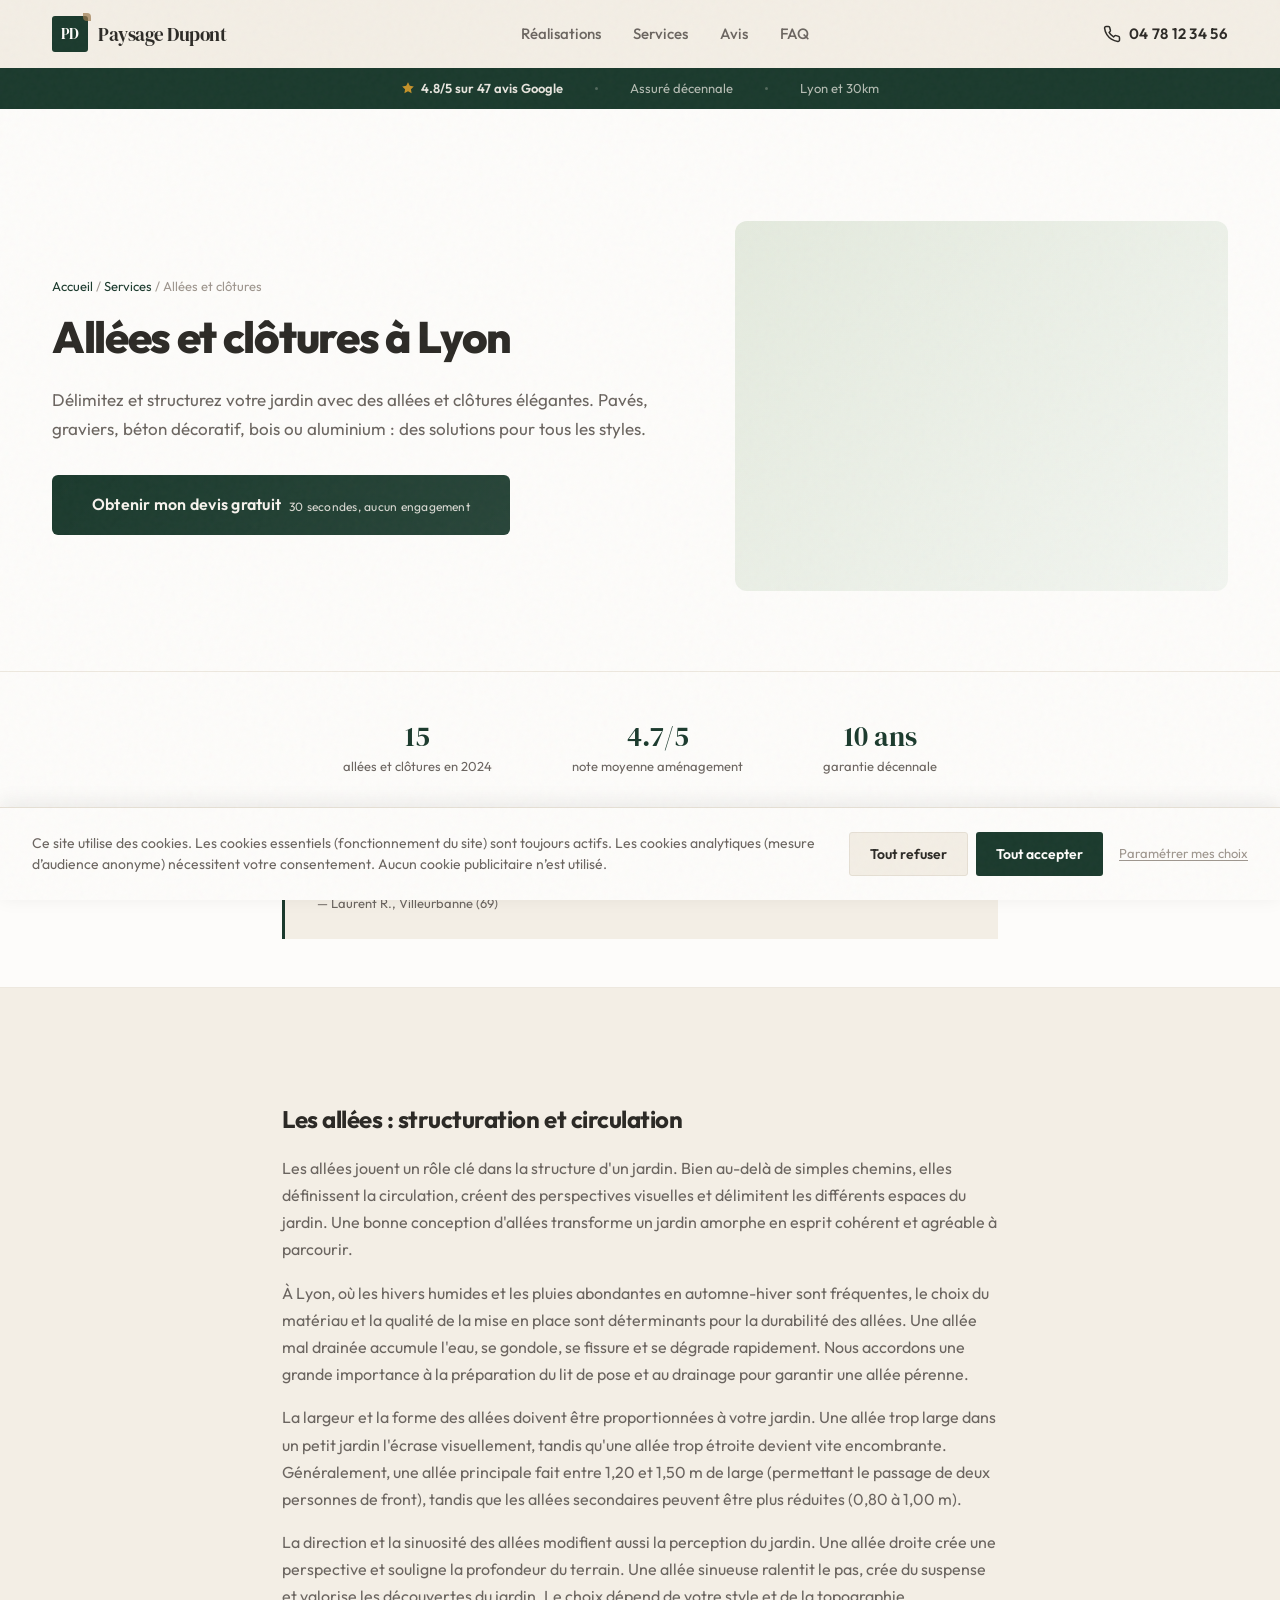
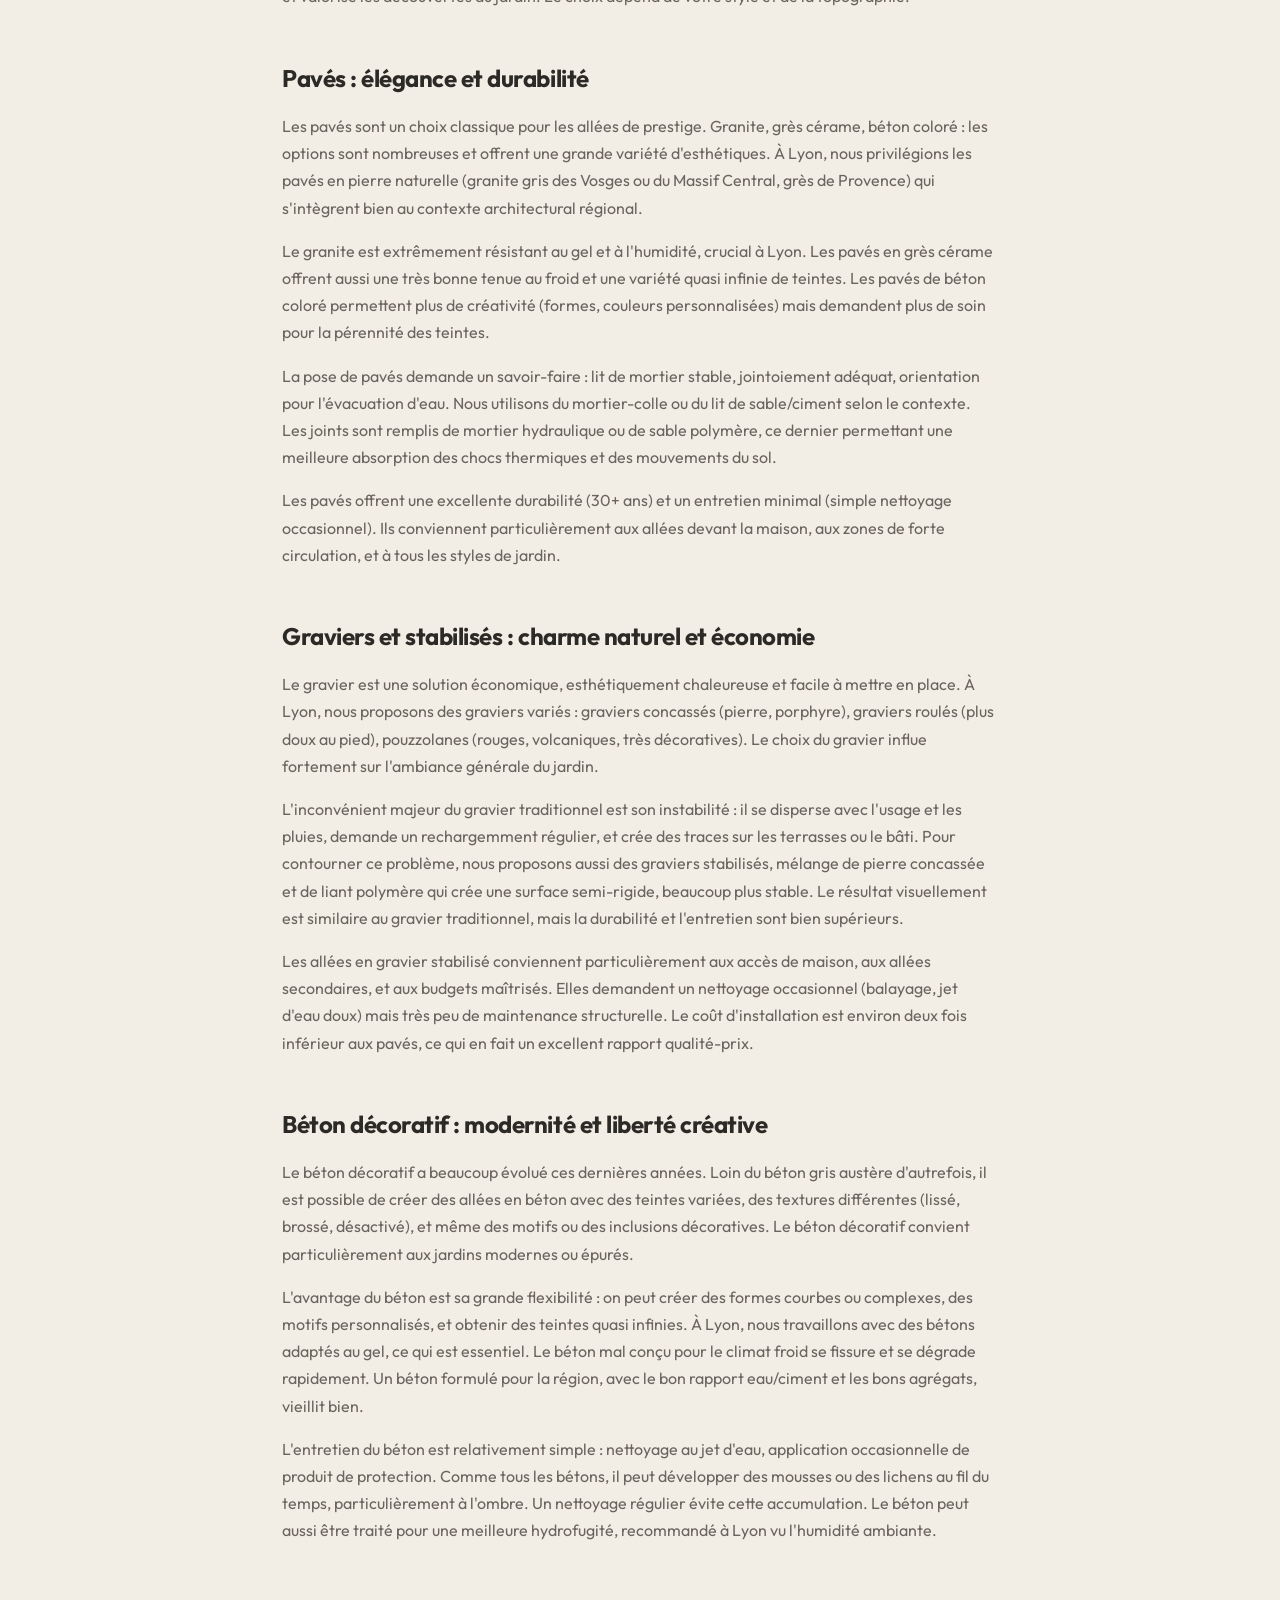
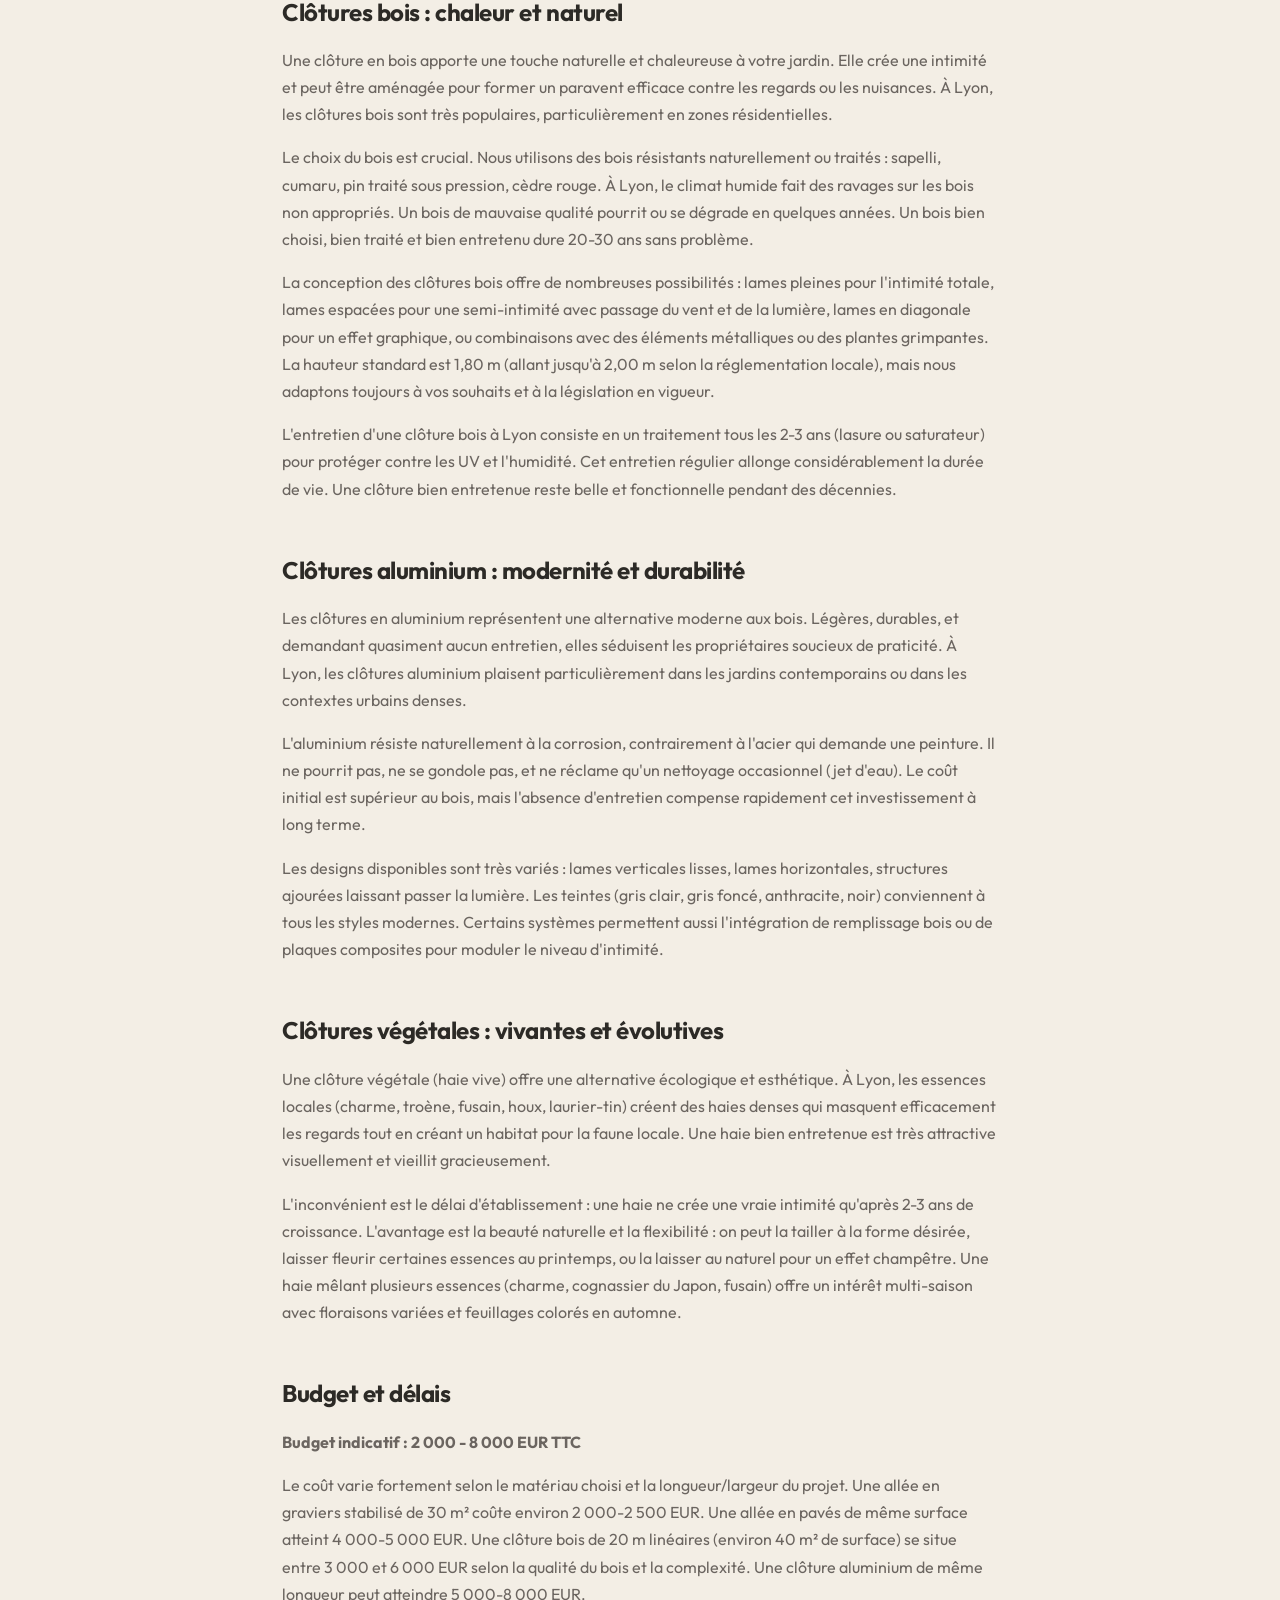
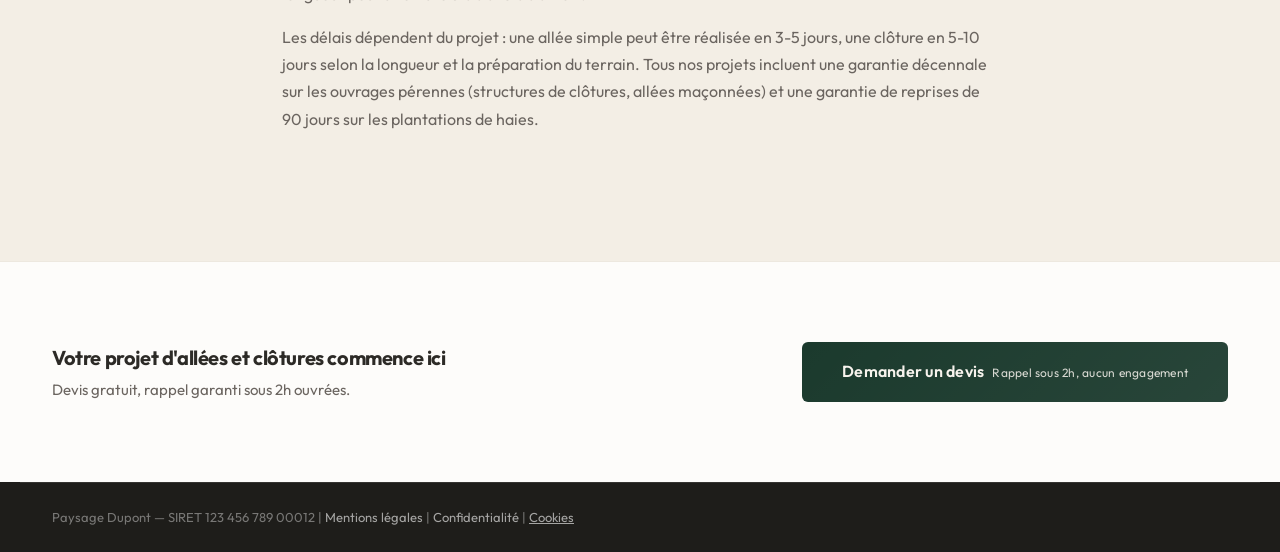
<file: pages/allees-clotures.html>
<!DOCTYPE html>
<html lang="fr">
<head>
  <meta charset="UTF-8">
  <meta name="viewport" content="width=device-width, initial-scale=1.0">
  <meta name="referrer-policy" content="strict-origin-when-cross-origin">
  <meta http-equiv="Permissions-Policy" content="camera=(), microphone=(), geolocation=(), payment=()">
  <title>Allées et Clôtures à Lyon — Paysage Dupont</title>
  <meta name="description" content="Création d'allées et clôtures à Lyon : pavés, graviers, béton décoratif, clôtures bois et aluminium. Devis gratuit.">
  <meta name="robots" content="index, follow">
  
  <!-- Open Graph -->
  <meta property="og:title" content="Allées et Clôtures à Lyon — Paysage Dupont">
  <meta property="og:description" content="Création d'allées et clôtures à Lyon. Pavés, bois, aluminium. Devis gratuit, garantie décennale.">
  <meta property="og:type" content="website">
  <meta property="og:locale" content="fr_FR">
  <meta property="og:url" content="https://paysage-dupont-lyon.fr/pages/allees-clotures.html">
  <meta property="og:image" content="https://paysage-dupont-lyon.fr/img/og-image.jpg">
  <meta property="og:image:width" content="1200">
  <meta property="og:image:height" content="630">
  <meta property="og:site_name" content="Paysage Dupont Lyon">
  <meta name="twitter:card" content="summary_large_image">
  <meta name="twitter:title" content="Allées et Clôtures à Lyon — Paysage Dupont">
  <meta name="twitter:description" content="Création d'allées et clôtures à Lyon. Pavés, bois, aluminium. Devis gratuit, garantie décennale.">
  <meta name="twitter:image" content="https://paysage-dupont-lyon.fr/img/og-image.jpg">
  <link rel="canonical" href="https://paysage-dupont-lyon.fr/pages/allees-clotures.html">
  <!-- Favicon -->
  <link rel="icon" type="image/svg+xml" href="../img/favicon.svg">
  <link rel="icon" type="image/png" sizes="32x32" href="../img/favicon-32x32.png">
  <link rel="apple-touch-icon" href="../img/favicon-32x32.png">
  <link rel="stylesheet" href="../css/style.min.css?v=8">
  <!-- Anti-flash cookie: cache le banner si consent existe -->
  <script>
  try{var h=false;try{if(localStorage.getItem('cookie_consent'))h=true}catch(e){}if(!h){try{if(sessionStorage.getItem('cookie_consent'))h=true}catch(e){}}if(!h){try{if(document.cookie.indexOf('cc_set=1')!==-1)h=true}catch(e){}}if(h)document.documentElement.classList.add('cc-ok')}catch(e){}
  </script>
  <style>.cc-ok #cookie-banner{display:none!important}</style>
</head>
<body>
  <a href="#main" class="skip-link">Passer au contenu</a>

  <!-- Header with navigation -->
  <header class="header" role="banner">
    <div class="header__inner">
      <a href="../index.html" class="header__logo" aria-label="Paysage Dupont Lyon — Accueil">
        <span class="header__logo-mark">PD</span>
        <span class="header__logo-text">Paysage Dupont</span>
      </a>
      <nav class="header__nav" role="navigation" aria-label="Navigation principale">
        <ul class="header__nav-list">
          <li><a href="../index.html#realisations">Réalisations</a></li>
          <li><a href="../index.html#services">Services</a></li>
          <li><a href="../index.html#avis">Avis</a></li>
          <li><a href="../index.html#faq">FAQ</a></li>
        </ul>
      </nav>
      <a href="tel:+33478123456" class="header__phone" aria-label="Appeler le 04 78 12 34 56">
        <svg class="header__phone-icon" width="18" height="18" viewBox="0 0 24 24" fill="none" stroke="currentColor" stroke-width="2" stroke-linecap="round" stroke-linejoin="round"><path d="M22 16.92v3a2 2 0 0 1-2.18 2 19.79 19.79 0 0 1-8.63-3.07 19.5 19.5 0 0 1-6-6 19.79 19.79 0 0 1-3.07-8.67A2 2 0 0 1 4.11 2h3a2 2 0 0 1 2 1.72 12.84 12.84 0 0 0 .7 2.81 2 2 0 0 1-.45 2.11L8.09 9.91a16 16 0 0 0 6 6l1.27-1.27a2 2 0 0 1 2.11-.45 12.84 12.84 0 0 0 2.81.7A2 2 0 0 1 22 16.92z"/></svg>
        04 78 12 34 56
      </a>
      <button class="header__burger" id="burger-btn" aria-label="Ouvrir le menu" aria-expanded="false">
        <span></span><span></span><span></span>
      </button>
    </div>
    <div class="trust-bar">
      <div class="trust-bar__inner">
        <span class="trust-bar__item trust-bar__item--rating">
          <svg width="14" height="14" viewBox="0 0 24 24" fill="currentColor"><path d="M12 2l3.09 6.26L22 9.27l-5 4.87 1.18 6.88L12 17.77l-6.18 3.25L7 14.14 2 9.27l6.91-1.01L12 2z"/></svg>
          4.8/5 sur 47 avis Google
        </span>
        <span class="trust-bar__sep" aria-hidden="true"></span>
        <span class="trust-bar__item">Assuré décennale</span>
        <span class="trust-bar__sep" aria-hidden="true"></span>
        <span class="trust-bar__item">Lyon et 30km</span>
      </div>
    </div>
  </header>

  <!-- Mobile nav overlay -->
  <div class="mobile-nav" id="mobile-nav" hidden>
    <nav aria-label="Navigation mobile">
      <ul>
        <li><a href="../index.html#realisations">Réalisations</a></li>
        <li><a href="../index.html#services">Services</a></li>
        <li><a href="../index.html#avis">Avis</a></li>
        <li><a href="../index.html#faq">FAQ</a></li>
        <li><a href="contact.html?ref=menu" class="mobile-nav__cta">Devis gratuit</a></li>
      </ul>
      <a href="tel:+33478123456" class="mobile-nav__phone">04 78 12 34 56</a>
    </nav>
  </div>

  <main id="main">
    <!-- Service Hero -->
    <section class="service-hero">
      <div class="service-hero__inner">
        <div>
          <p class="service-hero__breadcrumb"><a href="../index.html">Accueil</a> / <a href="../index.html#services">Services</a> / Allées et clôtures</p>
          <h1 class="service-hero__title">Allées et clôtures à Lyon</h1>
          <p class="service-hero__text">Délimitez et structurez votre jardin avec des allées et clôtures élégantes. Pavés, graviers, béton décoratif, bois ou aluminium : des solutions pour tous les styles.</p>
          <a href="contact.html?service=allees&ref=service_page_cta" class="btn btn--primary btn--lg">
            Obtenir mon devis gratuit
            <span class="btn__sub">30 secondes, aucun engagement</span>
          </a>
        </div>
        <div class="service-hero__img">
          <div class="service-hero__img-placeholder" role="img" aria-label="Allées paysagères et clôtures en bois ou aluminium"></div>
        </div>
      </div>
    </section>

    <!-- Trust Proof — Preuve sociale contextuelle -->
    <section class="service-proof">
      <div class="service-proof__inner">
        <div class="service-proof__stats">
          <div class="service-proof__stat reveal">
            <span class="service-proof__number">15</span>
            <span class="service-proof__label">allées et clôtures en 2024</span>
          </div>
          <div class="service-proof__stat reveal">
            <span class="service-proof__number">4.7/5</span>
            <span class="service-proof__label">note moyenne aménagement</span>
          </div>
          <div class="service-proof__stat reveal">
            <span class="service-proof__number">10 ans</span>
            <span class="service-proof__label">garantie décennale</span>
          </div>
        </div>
        <blockquote class="service-proof__quote reveal">
          <p>"L'allée en pavés naturels a complètement changé l'accès à notre maison. Fini la boue en hiver. Le travail est propre et durable."</p>
          <cite>— Laurent R., Villeurbanne (69)</cite>
        </blockquote>
      </div>
    </section>

    <!-- Service Content SEO -->
    <section class="service-content">
      <div class="service-content__inner">
        <h2 class="reveal">Les allées : structuration et circulation</h2>
        <p>Les allées jouent un rôle clé dans la structure d'un jardin. Bien au-delà de simples chemins, elles définissent la circulation, créent des perspectives visuelles et délimitent les différents espaces du jardin. Une bonne conception d'allées transforme un jardin amorphe en esprit cohérent et agréable à parcourir.</p>
        <p>À Lyon, où les hivers humides et les pluies abondantes en automne-hiver sont fréquentes, le choix du matériau et la qualité de la mise en place sont déterminants pour la durabilité des allées. Une allée mal drainée accumule l'eau, se gondole, se fissure et se dégrade rapidement. Nous accordons une grande importance à la préparation du lit de pose et au drainage pour garantir une allée pérenne.</p>
        <p>La largeur et la forme des allées doivent être proportionnées à votre jardin. Une allée trop large dans un petit jardin l'écrase visuellement, tandis qu'une allée trop étroite devient vite encombrante. Généralement, une allée principale fait entre 1,20 et 1,50 m de large (permettant le passage de deux personnes de front), tandis que les allées secondaires peuvent être plus réduites (0,80 à 1,00 m).</p>
        <p>La direction et la sinuosité des allées modifient aussi la perception du jardin. Une allée droite crée une perspective et souligne la profondeur du terrain. Une allée sinueuse ralentit le pas, crée du suspense et valorise les découvertes du jardin. Le choix dépend de votre style et de la topographie.</p>

        <h2 class="reveal">Pavés : élégance et durabilité</h2>
        <p>Les pavés sont un choix classique pour les allées de prestige. Granite, grès cérame, béton coloré : les options sont nombreuses et offrent une grande variété d'esthétiques. À Lyon, nous privilégions les pavés en pierre naturelle (granite gris des Vosges ou du Massif Central, grès de Provence) qui s'intègrent bien au contexte architectural régional.</p>
        <p>Le granite est extrêmement résistant au gel et à l'humidité, crucial à Lyon. Les pavés en grès cérame offrent aussi une très bonne tenue au froid et une variété quasi infinie de teintes. Les pavés de béton coloré permettent plus de créativité (formes, couleurs personnalisées) mais demandent plus de soin pour la pérennité des teintes.</p>
        <p>La pose de pavés demande un savoir-faire : lit de mortier stable, jointoiement adéquat, orientation pour l'évacuation d'eau. Nous utilisons du mortier-colle ou du lit de sable/ciment selon le contexte. Les joints sont remplis de mortier hydraulique ou de sable polymère, ce dernier permettant une meilleure absorption des chocs thermiques et des mouvements du sol.</p>
        <p>Les pavés offrent une excellente durabilité (30+ ans) et un entretien minimal (simple nettoyage occasionnel). Ils conviennent particulièrement aux allées devant la maison, aux zones de forte circulation, et à tous les styles de jardin.</p>

        <h2 class="reveal">Graviers et stabilisés : charme naturel et économie</h2>
        <p>Le gravier est une solution économique, esthétiquement chaleureuse et facile à mettre en place. À Lyon, nous proposons des graviers variés : graviers concassés (pierre, porphyre), graviers roulés (plus doux au pied), pouzzolanes (rouges, volcaniques, très décoratives). Le choix du gravier influe fortement sur l'ambiance générale du jardin.</p>
        <p>L'inconvénient majeur du gravier traditionnel est son instabilité : il se disperse avec l'usage et les pluies, demande un rechargemment régulier, et crée des traces sur les terrasses ou le bâti. Pour contourner ce problème, nous proposons aussi des graviers stabilisés, mélange de pierre concassée et de liant polymère qui crée une surface semi-rigide, beaucoup plus stable. Le résultat visuellement est similaire au gravier traditionnel, mais la durabilité et l'entretien sont bien supérieurs.</p>
        <p>Les allées en gravier stabilisé conviennent particulièrement aux accès de maison, aux allées secondaires, et aux budgets maîtrisés. Elles demandent un nettoyage occasionnel (balayage, jet d'eau doux) mais très peu de maintenance structurelle. Le coût d'installation est environ deux fois inférieur aux pavés, ce qui en fait un excellent rapport qualité-prix.</p>

        <h2 class="reveal">Béton décoratif : modernité et liberté créative</h2>
        <p>Le béton décoratif a beaucoup évolué ces dernières années. Loin du béton gris austère d'autrefois, il est possible de créer des allées en béton avec des teintes variées, des textures différentes (lissé, brossé, désactivé), et même des motifs ou des inclusions décoratives. Le béton décoratif convient particulièrement aux jardins modernes ou épurés.</p>
        <p>L'avantage du béton est sa grande flexibilité : on peut créer des formes courbes ou complexes, des motifs personnalisés, et obtenir des teintes quasi infinies. À Lyon, nous travaillons avec des bétons adaptés au gel, ce qui est essentiel. Le béton mal conçu pour le climat froid se fissure et se dégrade rapidement. Un béton formulé pour la région, avec le bon rapport eau/ciment et les bons agrégats, vieillit bien.</p>
        <p>L'entretien du béton est relativement simple : nettoyage au jet d'eau, application occasionnelle de produit de protection. Comme tous les bétons, il peut développer des mousses ou des lichens au fil du temps, particulièrement à l'ombre. Un nettoyage régulier évite cette accumulation. Le béton peut aussi être traité pour une meilleure hydrofugité, recommandé à Lyon vu l'humidité ambiante.</p>

        <h2 class="reveal">Clôtures bois : chaleur et naturel</h2>
        <p>Une clôture en bois apporte une touche naturelle et chaleureuse à votre jardin. Elle crée une intimité et peut être aménagée pour former un paravent efficace contre les regards ou les nuisances. À Lyon, les clôtures bois sont très populaires, particulièrement en zones résidentielles.</p>
        <p>Le choix du bois est crucial. Nous utilisons des bois résistants naturellement ou traités : sapelli, cumaru, pin traité sous pression, cèdre rouge. À Lyon, le climat humide fait des ravages sur les bois non appropriés. Un bois de mauvaise qualité pourrit ou se dégrade en quelques années. Un bois bien choisi, bien traité et bien entretenu dure 20-30 ans sans problème.</p>
        <p>La conception des clôtures bois offre de nombreuses possibilités : lames pleines pour l'intimité totale, lames espacées pour une semi-intimité avec passage du vent et de la lumière, lames en diagonale pour un effet graphique, ou combinaisons avec des éléments métalliques ou des plantes grimpantes. La hauteur standard est 1,80 m (allant jusqu'à 2,00 m selon la réglementation locale), mais nous adaptons toujours à vos souhaits et à la législation en vigueur.</p>
        <p>L'entretien d'une clôture bois à Lyon consiste en un traitement tous les 2-3 ans (lasure ou saturateur) pour protéger contre les UV et l'humidité. Cet entretien régulier allonge considérablement la durée de vie. Une clôture bien entretenue reste belle et fonctionnelle pendant des décennies.</p>

        <h2 class="reveal">Clôtures aluminium : modernité et durabilité</h2>
        <p>Les clôtures en aluminium représentent une alternative moderne aux bois. Légères, durables, et demandant quasiment aucun entretien, elles séduisent les propriétaires soucieux de praticité. À Lyon, les clôtures aluminium plaisent particulièrement dans les jardins contemporains ou dans les contextes urbains denses.</p>
        <p>L'aluminium résiste naturellement à la corrosion, contrairement à l'acier qui demande une peinture. Il ne pourrit pas, ne se gondole pas, et ne réclame qu'un nettoyage occasionnel (jet d'eau). Le coût initial est supérieur au bois, mais l'absence d'entretien compense rapidement cet investissement à long terme.</p>
        <p>Les designs disponibles sont très variés : lames verticales lisses, lames horizontales, structures ajourées laissant passer la lumière. Les teintes (gris clair, gris foncé, anthracite, noir) conviennent à tous les styles modernes. Certains systèmes permettent aussi l'intégration de remplissage bois ou de plaques composites pour moduler le niveau d'intimité.</p>

        <h2 class="reveal">Clôtures végétales : vivantes et évolutives</h2>
        <p>Une clôture végétale (haie vive) offre une alternative écologique et esthétique. À Lyon, les essences locales (charme, troène, fusain, houx, laurier-tin) créent des haies denses qui masquent efficacement les regards tout en créant un habitat pour la faune locale. Une haie bien entretenue est très attractive visuellement et vieillit gracieusement.</p>
        <p>L'inconvénient est le délai d'établissement : une haie ne crée une vraie intimité qu'après 2-3 ans de croissance. L'avantage est la beauté naturelle et la flexibilité : on peut la tailler à la forme désirée, laisser fleurir certaines essences au printemps, ou la laisser au naturel pour un effet champêtre. Une haie mêlant plusieurs essences (charme, cognassier du Japon, fusain) offre un intérêt multi-saison avec floraisons variées et feuillages colorés en automne.</p>

        <h2 class="reveal">Budget et délais</h2>
        <p><strong>Budget indicatif : 2 000 - 8 000 EUR TTC</strong></p>
        <p>Le coût varie fortement selon le matériau choisi et la longueur/largeur du projet. Une allée en graviers stabilisé de 30 m² coûte environ 2 000-2 500 EUR. Une allée en pavés de même surface atteint 4 000-5 000 EUR. Une clôture bois de 20 m linéaires (environ 40 m² de surface) se situe entre 3 000 et 6 000 EUR selon la qualité du bois et la complexité. Une clôture aluminium de même longueur peut atteindre 5 000-8 000 EUR.</p>
        <p>Les délais dépendent du projet : une allée simple peut être réalisée en 3-5 jours, une clôture en 5-10 jours selon la longueur et la préparation du terrain. Tous nos projets incluent une garantie décennale sur les ouvrages pérennes (structures de clôtures, allées maçonnées) et une garantie de reprises de 90 jours sur les plantations de haies.</p>
      </div>
    </section>

    <!-- CTA Band -->
    <section class="service-cta">
      <div class="service-cta__inner">
        <div>
          <p class="service-cta__text">Votre projet d'allées et clôtures commence ici</p>
          <p class="service-cta__sub">Devis gratuit, rappel garanti sous 2h ouvrées.</p>
        </div>
        <a href="contact.html?service=allees&ref=service_page_cta" class="btn btn--primary btn--lg">
          Demander un devis
          <span class="btn__sub">Rappel sous 2h, aucun engagement</span>
        </a>
      </div>
    </section>
  </main>

  <footer class="footer" role="contentinfo">
    <div class="footer__bottom" style="padding: var(--space-lg) var(--space-xl);">
      <p>Paysage Dupont — SIRET 123 456 789 00012 | <a href="mentions-legales.html" style="color: rgba(255,255,255,0.6);">Mentions légales</a> | <a href="politique-confidentialite.html" style="color: rgba(255,255,255,0.6);">Confidentialité</a> | <button id="footer-cookie-btn" style="color: rgba(255,255,255,0.6); background: none; border: none; cursor: pointer; font: inherit; text-decoration: underline; padding: 0;">Cookies</button></p>
    </div>
  </footer>

  <!-- Mobile Sticky Bar -->
  <div class="mobile-sticky-bar" id="mobile-sticky-bar" hidden>
    <a href="tel:+33478123456" class="mobile-sticky-bar__phone" aria-label="Appeler maintenant">
      <svg width="18" height="18" viewBox="0 0 24 24" fill="none" stroke="currentColor" stroke-width="2" stroke-linecap="round" stroke-linejoin="round"><path d="M22 16.92v3a2 2 0 0 1-2.18 2 19.79 19.79 0 0 1-8.63-3.07 19.5 19.5 0 0 1-6-6 19.79 19.79 0 0 1-3.07-8.67A2 2 0 0 1 4.11 2h3a2 2 0 0 1 2 1.72 12.84 12.84 0 0 0 .7 2.81 2 2 0 0 1-.45 2.11L8.09 9.91a16 16 0 0 0 6 6l1.27-1.27a2 2 0 0 1 2.11-.45 12.84 12.84 0 0 0 2.81.7A2 2 0 0 1 22 16.92z"/></svg>
      Appeler
    </a>
    <a href="contact.html?service=allees&ref=sticky_mobile" class="mobile-sticky-bar__cta">Devis gratuit</a>
  </div>

  <!-- Exit-intent popup -->
  <div class="exit-popup" id="exit-popup" aria-hidden="true" role="dialog" aria-label="Offre avant de partir">
    <div class="exit-popup__card">
      <button class="exit-popup__close" id="exit-popup-close" aria-label="Fermer">
        <svg width="20" height="20" viewBox="0 0 24 24" fill="none" stroke="currentColor" stroke-width="2" stroke-linecap="round" stroke-linejoin="round"><line x1="18" y1="6" x2="6" y2="18"/><line x1="6" y1="6" x2="18" y2="18"/></svg>
      </button>
      <span class="exit-popup__badge">Réponse sous 2h</span>
      <h3 class="exit-popup__title">Votre devis allées et clôtures en 30 secondes</h3>
      <p class="exit-popup__text">Décrivez votre projet et recevez un devis détaillé sous 48h. Visite sur place offerte, aucun engagement.</p>
      <a href="contact.html?service=allees&ref=exit_popup" class="exit-popup__cta">Obtenir mon devis gratuit</a>
      <button class="exit-popup__dismiss" id="exit-popup-dismiss">Non merci, je continue ma visite</button>
      <div class="exit-popup__proof">
        <span>4.8/5 sur 47 avis Google</span>
        <span aria-hidden="true">&middot;</span>
        <span>Garantie décennale</span>
      </div>
    </div>
  </div>

  <script src="../js/main.min.js?v=8"></script>
</body>
</html>
</file>
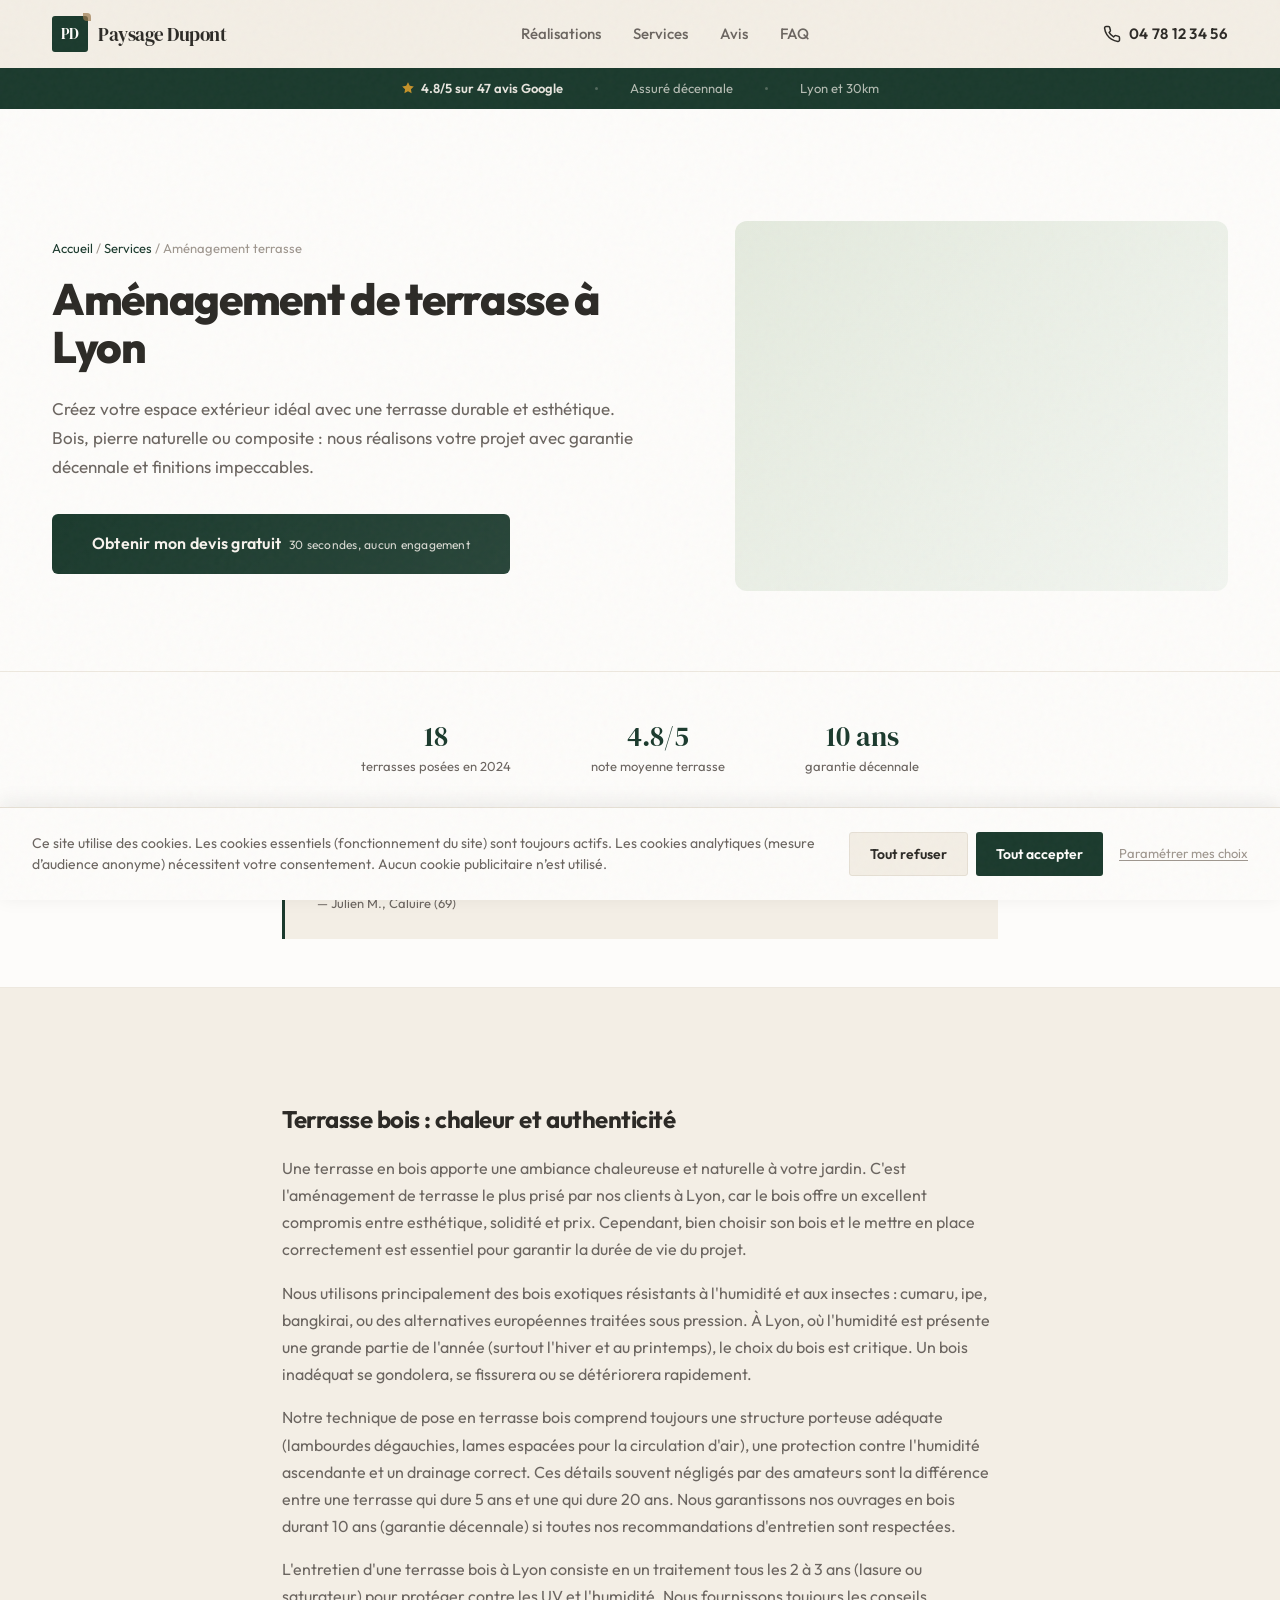
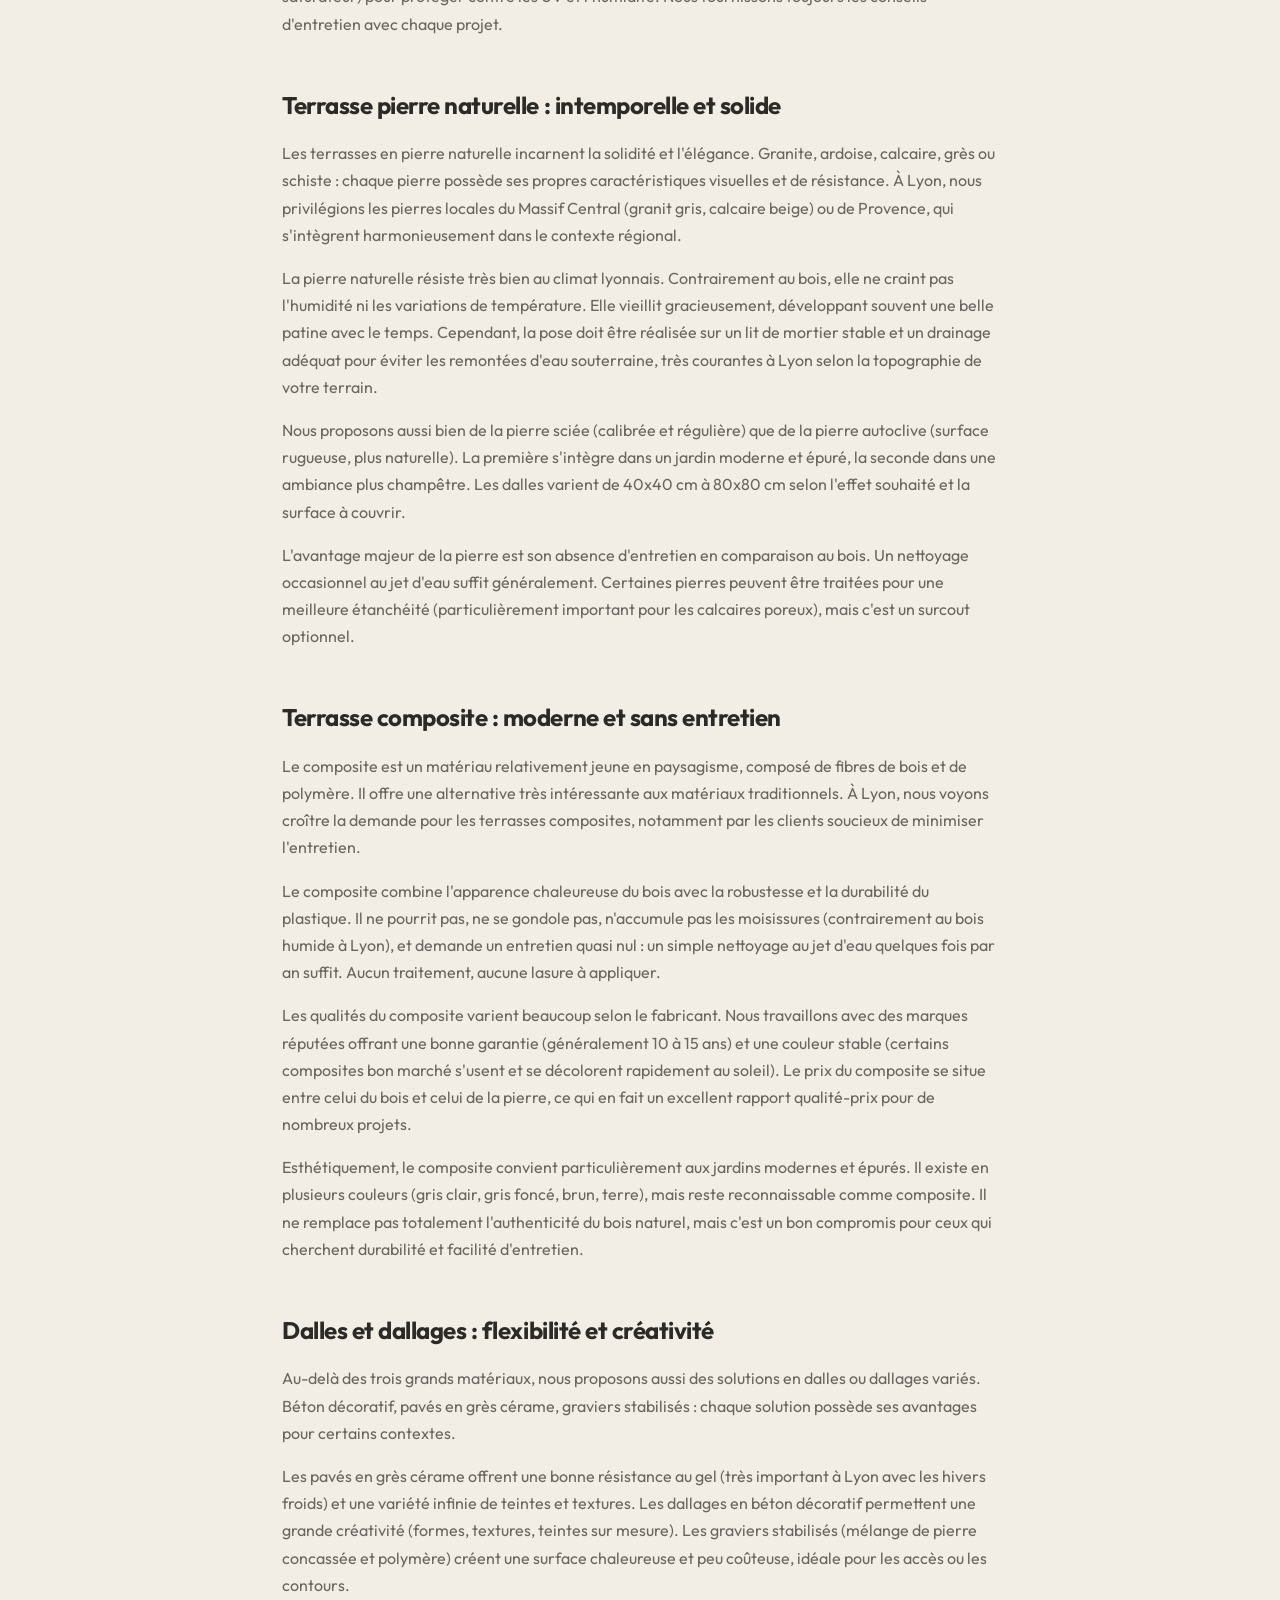
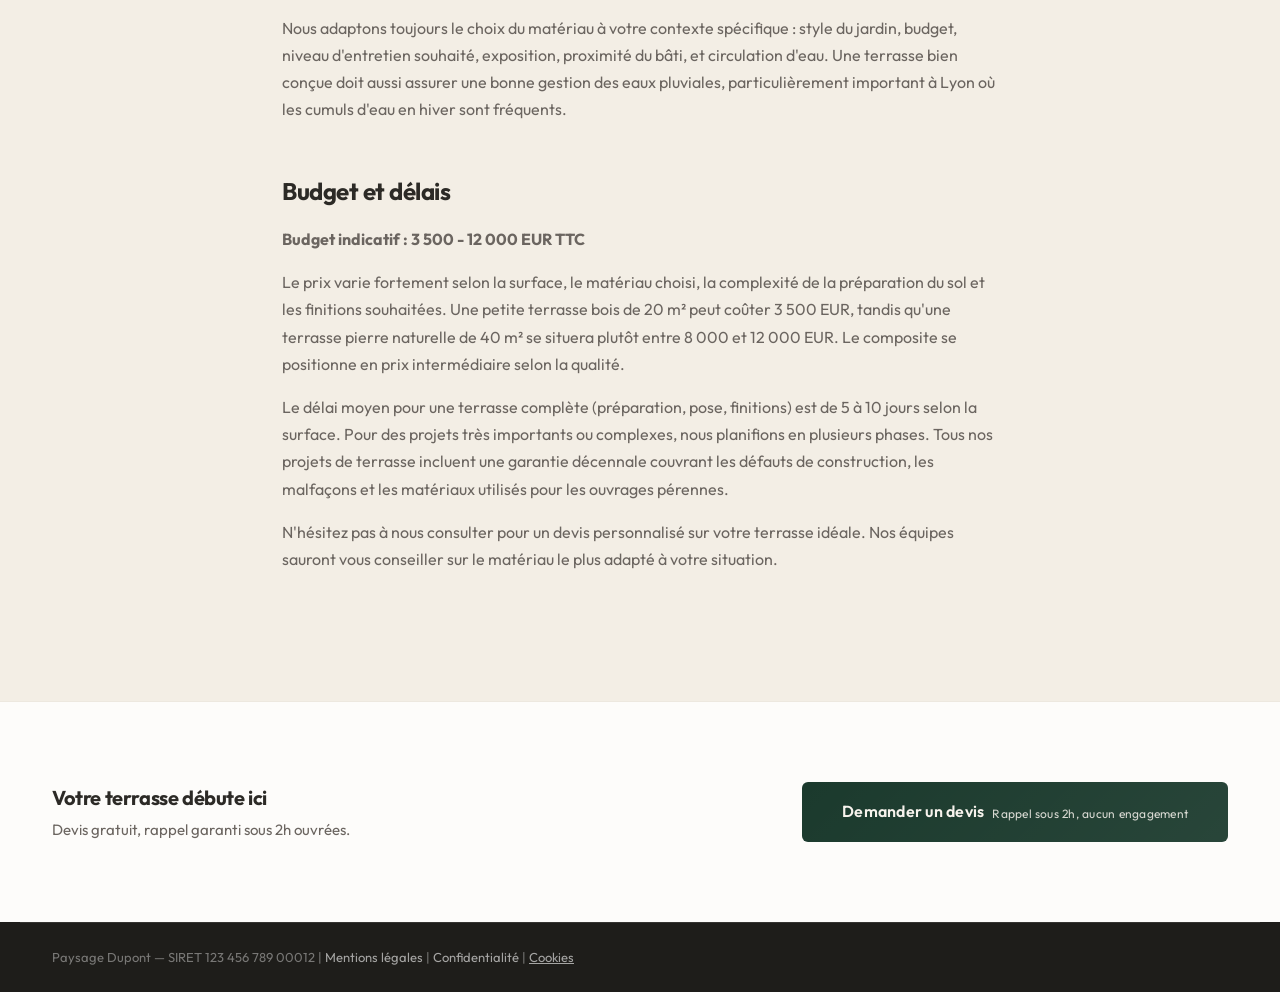
<file: pages/amenagement-terrasse.html>
<!DOCTYPE html>
<html lang="fr">
<head>
  <meta charset="UTF-8">
  <meta name="viewport" content="width=device-width, initial-scale=1.0">
  <meta name="referrer-policy" content="strict-origin-when-cross-origin">
  <meta http-equiv="Permissions-Policy" content="camera=(), microphone=(), geolocation=(), payment=()">
  <title>Aménagement Terrasse à Lyon — Paysage Dupont</title>
  <meta name="description" content="Aménagement de terrasse bois, pierre, composite à Lyon. Garantie décennale. Devis gratuit, rappel sous 2h.">
  <meta name="robots" content="index, follow">
  
  <!-- Open Graph -->
  <meta property="og:title" content="Aménagement Terrasse à Lyon — Paysage Dupont">
  <meta property="og:description" content="Terrasse bois, pierre ou composite à Lyon. Devis gratuit, garantie décennale. 18 terrasses posées en 2024.">
  <meta property="og:type" content="website">
  <meta property="og:locale" content="fr_FR">
  <meta property="og:url" content="https://paysage-dupont-lyon.fr/pages/amenagement-terrasse.html">
  <meta property="og:image" content="https://paysage-dupont-lyon.fr/img/og-image.jpg">
  <meta property="og:image:width" content="1200">
  <meta property="og:image:height" content="630">
  <meta property="og:site_name" content="Paysage Dupont Lyon">
  <meta name="twitter:card" content="summary_large_image">
  <meta name="twitter:title" content="Aménagement Terrasse à Lyon — Paysage Dupont">
  <meta name="twitter:description" content="Terrasse bois, pierre ou composite à Lyon. Devis gratuit, garantie décennale. 18 terrasses posées en 2024.">
  <meta name="twitter:image" content="https://paysage-dupont-lyon.fr/img/og-image.jpg">
  <link rel="canonical" href="https://paysage-dupont-lyon.fr/pages/amenagement-terrasse.html">
  <!-- Favicon -->
  <link rel="icon" type="image/svg+xml" href="../img/favicon.svg">
  <link rel="icon" type="image/png" sizes="32x32" href="../img/favicon-32x32.png">
  <link rel="apple-touch-icon" href="../img/favicon-32x32.png">
  <link rel="stylesheet" href="../css/style.min.css?v=8">
  <!-- Anti-flash cookie: cache le banner si consent existe -->
  <script>
  try{var h=false;try{if(localStorage.getItem('cookie_consent'))h=true}catch(e){}if(!h){try{if(sessionStorage.getItem('cookie_consent'))h=true}catch(e){}}if(!h){try{if(document.cookie.indexOf('cc_set=1')!==-1)h=true}catch(e){}}if(h)document.documentElement.classList.add('cc-ok')}catch(e){}
  </script>
  <style>.cc-ok #cookie-banner{display:none!important}</style>
</head>
<body>
  <a href="#main" class="skip-link">Passer au contenu</a>

  <!-- Header with navigation -->
  <header class="header" role="banner">
    <div class="header__inner">
      <a href="../index.html" class="header__logo" aria-label="Paysage Dupont Lyon — Accueil">
        <span class="header__logo-mark">PD</span>
        <span class="header__logo-text">Paysage Dupont</span>
      </a>
      <nav class="header__nav" role="navigation" aria-label="Navigation principale">
        <ul class="header__nav-list">
          <li><a href="../index.html#realisations">Réalisations</a></li>
          <li><a href="../index.html#services">Services</a></li>
          <li><a href="../index.html#avis">Avis</a></li>
          <li><a href="../index.html#faq">FAQ</a></li>
        </ul>
      </nav>
      <a href="tel:+33478123456" class="header__phone" aria-label="Appeler le 04 78 12 34 56">
        <svg class="header__phone-icon" width="18" height="18" viewBox="0 0 24 24" fill="none" stroke="currentColor" stroke-width="2" stroke-linecap="round" stroke-linejoin="round"><path d="M22 16.92v3a2 2 0 0 1-2.18 2 19.79 19.79 0 0 1-8.63-3.07 19.5 19.5 0 0 1-6-6 19.79 19.79 0 0 1-3.07-8.67A2 2 0 0 1 4.11 2h3a2 2 0 0 1 2 1.72 12.84 12.84 0 0 0 .7 2.81 2 2 0 0 1-.45 2.11L8.09 9.91a16 16 0 0 0 6 6l1.27-1.27a2 2 0 0 1 2.11-.45 12.84 12.84 0 0 0 2.81.7A2 2 0 0 1 22 16.92z"/></svg>
        04 78 12 34 56
      </a>
      <button class="header__burger" id="burger-btn" aria-label="Ouvrir le menu" aria-expanded="false">
        <span></span><span></span><span></span>
      </button>
    </div>
    <div class="trust-bar">
      <div class="trust-bar__inner">
        <span class="trust-bar__item trust-bar__item--rating">
          <svg width="14" height="14" viewBox="0 0 24 24" fill="currentColor"><path d="M12 2l3.09 6.26L22 9.27l-5 4.87 1.18 6.88L12 17.77l-6.18 3.25L7 14.14 2 9.27l6.91-1.01L12 2z"/></svg>
          4.8/5 sur 47 avis Google
        </span>
        <span class="trust-bar__sep" aria-hidden="true"></span>
        <span class="trust-bar__item">Assuré décennale</span>
        <span class="trust-bar__sep" aria-hidden="true"></span>
        <span class="trust-bar__item">Lyon et 30km</span>
      </div>
    </div>
  </header>

  <!-- Mobile nav overlay -->
  <div class="mobile-nav" id="mobile-nav" hidden>
    <nav aria-label="Navigation mobile">
      <ul>
        <li><a href="../index.html#realisations">Réalisations</a></li>
        <li><a href="../index.html#services">Services</a></li>
        <li><a href="../index.html#avis">Avis</a></li>
        <li><a href="../index.html#faq">FAQ</a></li>
        <li><a href="contact.html?ref=menu" class="mobile-nav__cta">Devis gratuit</a></li>
      </ul>
      <a href="tel:+33478123456" class="mobile-nav__phone">04 78 12 34 56</a>
    </nav>
  </div>

  <main id="main">
    <!-- Service Hero -->
    <section class="service-hero">
      <div class="service-hero__inner">
        <div>
          <p class="service-hero__breadcrumb"><a href="../index.html">Accueil</a> / <a href="../index.html#services">Services</a> / Aménagement terrasse</p>
          <h1 class="service-hero__title">Aménagement de terrasse à Lyon</h1>
          <p class="service-hero__text">Créez votre espace extérieur idéal avec une terrasse durable et esthétique. Bois, pierre naturelle ou composite : nous réalisons votre projet avec garantie décennale et finitions impeccables.</p>
          <a href="contact.html?service=terrasse&ref=service_page_cta" class="btn btn--primary btn--lg">
            Obtenir mon devis gratuit
            <span class="btn__sub">30 secondes, aucun engagement</span>
          </a>
        </div>
        <div class="service-hero__img">
          <div class="service-hero__img-placeholder" role="img" aria-label="Terrasse en bois ou pierre avec mobilier d'extérieur"></div>
        </div>
      </div>
    </section>

    <!-- Trust Proof — Preuve sociale contextuelle -->
    <section class="service-proof">
      <div class="service-proof__inner">
        <div class="service-proof__stats">
          <div class="service-proof__stat reveal">
            <span class="service-proof__number">18</span>
            <span class="service-proof__label">terrasses posées en 2024</span>
          </div>
          <div class="service-proof__stat reveal">
            <span class="service-proof__number">4.8/5</span>
            <span class="service-proof__label">note moyenne terrasse</span>
          </div>
          <div class="service-proof__stat reveal">
            <span class="service-proof__number">10 ans</span>
            <span class="service-proof__label">garantie décennale</span>
          </div>
        </div>
        <blockquote class="service-proof__quote reveal">
          <p>"Notre terrasse en bois composite est magnifique. Posée en 3 jours, aucun défaut après un an. Marc est un artisan sérieux qui tient ses engagements."</p>
          <cite>— Julien M., Caluire (69)</cite>
        </blockquote>
      </div>
    </section>

    <!-- Service Content SEO -->
    <section class="service-content">
      <div class="service-content__inner">
        <h2 class="reveal">Terrasse bois : chaleur et authenticité</h2>
        <p>Une terrasse en bois apporte une ambiance chaleureuse et naturelle à votre jardin. C'est l'aménagement de terrasse le plus prisé par nos clients à Lyon, car le bois offre un excellent compromis entre esthétique, solidité et prix. Cependant, bien choisir son bois et le mettre en place correctement est essentiel pour garantir la durée de vie du projet.</p>
        <p>Nous utilisons principalement des bois exotiques résistants à l'humidité et aux insectes : cumaru, ipe, bangkirai, ou des alternatives européennes traitées sous pression. À Lyon, où l'humidité est présente une grande partie de l'année (surtout l'hiver et au printemps), le choix du bois est critique. Un bois inadéquat se gondolera, se fissurera ou se détériorera rapidement.</p>
        <p>Notre technique de pose en terrasse bois comprend toujours une structure porteuse adéquate (lambourdes dégauchies, lames espacées pour la circulation d'air), une protection contre l'humidité ascendante et un drainage correct. Ces détails souvent négligés par des amateurs sont la différence entre une terrasse qui dure 5 ans et une qui dure 20 ans. Nous garantissons nos ouvrages en bois durant 10 ans (garantie décennale) si toutes nos recommandations d'entretien sont respectées.</p>
        <p>L'entretien d'une terrasse bois à Lyon consiste en un traitement tous les 2 à 3 ans (lasure ou saturateur) pour protéger contre les UV et l'humidité. Nous fournissons toujours les conseils d'entretien avec chaque projet.</p>

        <h2 class="reveal">Terrasse pierre naturelle : intemporelle et solide</h2>
        <p>Les terrasses en pierre naturelle incarnent la solidité et l'élégance. Granite, ardoise, calcaire, grès ou schiste : chaque pierre possède ses propres caractéristiques visuelles et de résistance. À Lyon, nous privilégions les pierres locales du Massif Central (granit gris, calcaire beige) ou de Provence, qui s'intègrent harmonieusement dans le contexte régional.</p>
        <p>La pierre naturelle résiste très bien au climat lyonnais. Contrairement au bois, elle ne craint pas l'humidité ni les variations de température. Elle vieillit gracieusement, développant souvent une belle patine avec le temps. Cependant, la pose doit être réalisée sur un lit de mortier stable et un drainage adéquat pour éviter les remontées d'eau souterraine, très courantes à Lyon selon la topographie de votre terrain.</p>
        <p>Nous proposons aussi bien de la pierre sciée (calibrée et régulière) que de la pierre autoclive (surface rugueuse, plus naturelle). La première s'intègre dans un jardin moderne et épuré, la seconde dans une ambiance plus champêtre. Les dalles varient de 40x40 cm à 80x80 cm selon l'effet souhaité et la surface à couvrir.</p>
        <p>L'avantage majeur de la pierre est son absence d'entretien en comparaison au bois. Un nettoyage occasionnel au jet d'eau suffit généralement. Certaines pierres peuvent être traitées pour une meilleure étanchéité (particulièrement important pour les calcaires poreux), mais c'est un surcout optionnel.</p>

        <h2 class="reveal">Terrasse composite : moderne et sans entretien</h2>
        <p>Le composite est un matériau relativement jeune en paysagisme, composé de fibres de bois et de polymère. Il offre une alternative très intéressante aux matériaux traditionnels. À Lyon, nous voyons croître la demande pour les terrasses composites, notamment par les clients soucieux de minimiser l'entretien.</p>
        <p>Le composite combine l'apparence chaleureuse du bois avec la robustesse et la durabilité du plastique. Il ne pourrit pas, ne se gondole pas, n'accumule pas les moisissures (contrairement au bois humide à Lyon), et demande un entretien quasi nul : un simple nettoyage au jet d'eau quelques fois par an suffit. Aucun traitement, aucune lasure à appliquer.</p>
        <p>Les qualités du composite varient beaucoup selon le fabricant. Nous travaillons avec des marques réputées offrant une bonne garantie (généralement 10 à 15 ans) et une couleur stable (certains composites bon marché s'usent et se décolorent rapidement au soleil). Le prix du composite se situe entre celui du bois et celui de la pierre, ce qui en fait un excellent rapport qualité-prix pour de nombreux projets.</p>
        <p>Esthétiquement, le composite convient particulièrement aux jardins modernes et épurés. Il existe en plusieurs couleurs (gris clair, gris foncé, brun, terre), mais reste reconnaissable comme composite. Il ne remplace pas totalement l'authenticité du bois naturel, mais c'est un bon compromis pour ceux qui cherchent durabilité et facilité d'entretien.</p>

        <h2 class="reveal">Dalles et dallages : flexibilité et créativité</h2>
        <p>Au-delà des trois grands matériaux, nous proposons aussi des solutions en dalles ou dallages variés. Béton décoratif, pavés en grès cérame, graviers stabilisés : chaque solution possède ses avantages pour certains contextes.</p>
        <p>Les pavés en grès cérame offrent une bonne résistance au gel (très important à Lyon avec les hivers froids) et une variété infinie de teintes et textures. Les dallages en béton décoratif permettent une grande créativité (formes, textures, teintes sur mesure). Les graviers stabilisés (mélange de pierre concassée et polymère) créent une surface chaleureuse et peu coûteuse, idéale pour les accès ou les contours.</p>
        <p>Nous adaptons toujours le choix du matériau à votre contexte spécifique : style du jardin, budget, niveau d'entretien souhaité, exposition, proximité du bâti, et circulation d'eau. Une terrasse bien conçue doit aussi assurer une bonne gestion des eaux pluviales, particulièrement important à Lyon où les cumuls d'eau en hiver sont fréquents.</p>

        <h2 class="reveal">Budget et délais</h2>
        <p><strong>Budget indicatif : 3 500 - 12 000 EUR TTC</strong></p>
        <p>Le prix varie fortement selon la surface, le matériau choisi, la complexité de la préparation du sol et les finitions souhaitées. Une petite terrasse bois de 20 m² peut coûter 3 500 EUR, tandis qu'une terrasse pierre naturelle de 40 m² se situera plutôt entre 8 000 et 12 000 EUR. Le composite se positionne en prix intermédiaire selon la qualité.</p>
        <p>Le délai moyen pour une terrasse complète (préparation, pose, finitions) est de 5 à 10 jours selon la surface. Pour des projets très importants ou complexes, nous planifions en plusieurs phases. Tous nos projets de terrasse incluent une garantie décennale couvrant les défauts de construction, les malfaçons et les matériaux utilisés pour les ouvrages pérennes.</p>
        <p>N'hésitez pas à nous consulter pour un devis personnalisé sur votre terrasse idéale. Nos équipes sauront vous conseiller sur le matériau le plus adapté à votre situation.</p>
      </div>
    </section>

    <!-- CTA Band -->
    <section class="service-cta">
      <div class="service-cta__inner">
        <div>
          <p class="service-cta__text">Votre terrasse débute ici</p>
          <p class="service-cta__sub">Devis gratuit, rappel garanti sous 2h ouvrées.</p>
        </div>
        <a href="contact.html?service=terrasse&ref=service_page_cta" class="btn btn--primary btn--lg">
          Demander un devis
          <span class="btn__sub">Rappel sous 2h, aucun engagement</span>
        </a>
      </div>
    </section>
  </main>

  <footer class="footer" role="contentinfo">
    <div class="footer__bottom" style="padding: var(--space-lg) var(--space-xl);">
      <p>Paysage Dupont — SIRET 123 456 789 00012 | <a href="mentions-legales.html" style="color: rgba(255,255,255,0.6);">Mentions légales</a> | <a href="politique-confidentialite.html" style="color: rgba(255,255,255,0.6);">Confidentialité</a> | <button id="footer-cookie-btn" style="color: rgba(255,255,255,0.6); background: none; border: none; cursor: pointer; font: inherit; text-decoration: underline; padding: 0;">Cookies</button></p>
    </div>
  </footer>

  <!-- Mobile Sticky Bar -->
  <div class="mobile-sticky-bar" id="mobile-sticky-bar" hidden>
    <a href="tel:+33478123456" class="mobile-sticky-bar__phone" aria-label="Appeler maintenant">
      <svg width="18" height="18" viewBox="0 0 24 24" fill="none" stroke="currentColor" stroke-width="2" stroke-linecap="round" stroke-linejoin="round"><path d="M22 16.92v3a2 2 0 0 1-2.18 2 19.79 19.79 0 0 1-8.63-3.07 19.5 19.5 0 0 1-6-6 19.79 19.79 0 0 1-3.07-8.67A2 2 0 0 1 4.11 2h3a2 2 0 0 1 2 1.72 12.84 12.84 0 0 0 .7 2.81 2 2 0 0 1-.45 2.11L8.09 9.91a16 16 0 0 0 6 6l1.27-1.27a2 2 0 0 1 2.11-.45 12.84 12.84 0 0 0 2.81.7A2 2 0 0 1 22 16.92z"/></svg>
      Appeler
    </a>
    <a href="contact.html?service=terrasse&ref=sticky_mobile" class="mobile-sticky-bar__cta">Devis gratuit</a>
  </div>

  <!-- Exit-intent popup -->
  <div class="exit-popup" id="exit-popup" aria-hidden="true" role="dialog" aria-label="Offre avant de partir">
    <div class="exit-popup__card">
      <button class="exit-popup__close" id="exit-popup-close" aria-label="Fermer">
        <svg width="20" height="20" viewBox="0 0 24 24" fill="none" stroke="currentColor" stroke-width="2" stroke-linecap="round" stroke-linejoin="round"><line x1="18" y1="6" x2="6" y2="18"/><line x1="6" y1="6" x2="18" y2="18"/></svg>
      </button>
      <span class="exit-popup__badge">Réponse sous 2h</span>
      <h3 class="exit-popup__title">Votre devis terrasse en 30 secondes</h3>
      <p class="exit-popup__text">Décrivez votre projet et recevez un devis détaillé sous 48h. Visite sur place offerte, aucun engagement.</p>
      <a href="contact.html?service=terrasse&ref=exit_popup" class="exit-popup__cta">Obtenir mon devis gratuit</a>
      <button class="exit-popup__dismiss" id="exit-popup-dismiss">Non merci, je continue ma visite</button>
      <div class="exit-popup__proof">
        <span>4.8/5 sur 47 avis Google</span>
        <span aria-hidden="true">&middot;</span>
        <span>Garantie décennale</span>
      </div>
    </div>
  </div>

  <script src="../js/main.min.js?v=8"></script>
</body>
</html>
</file>
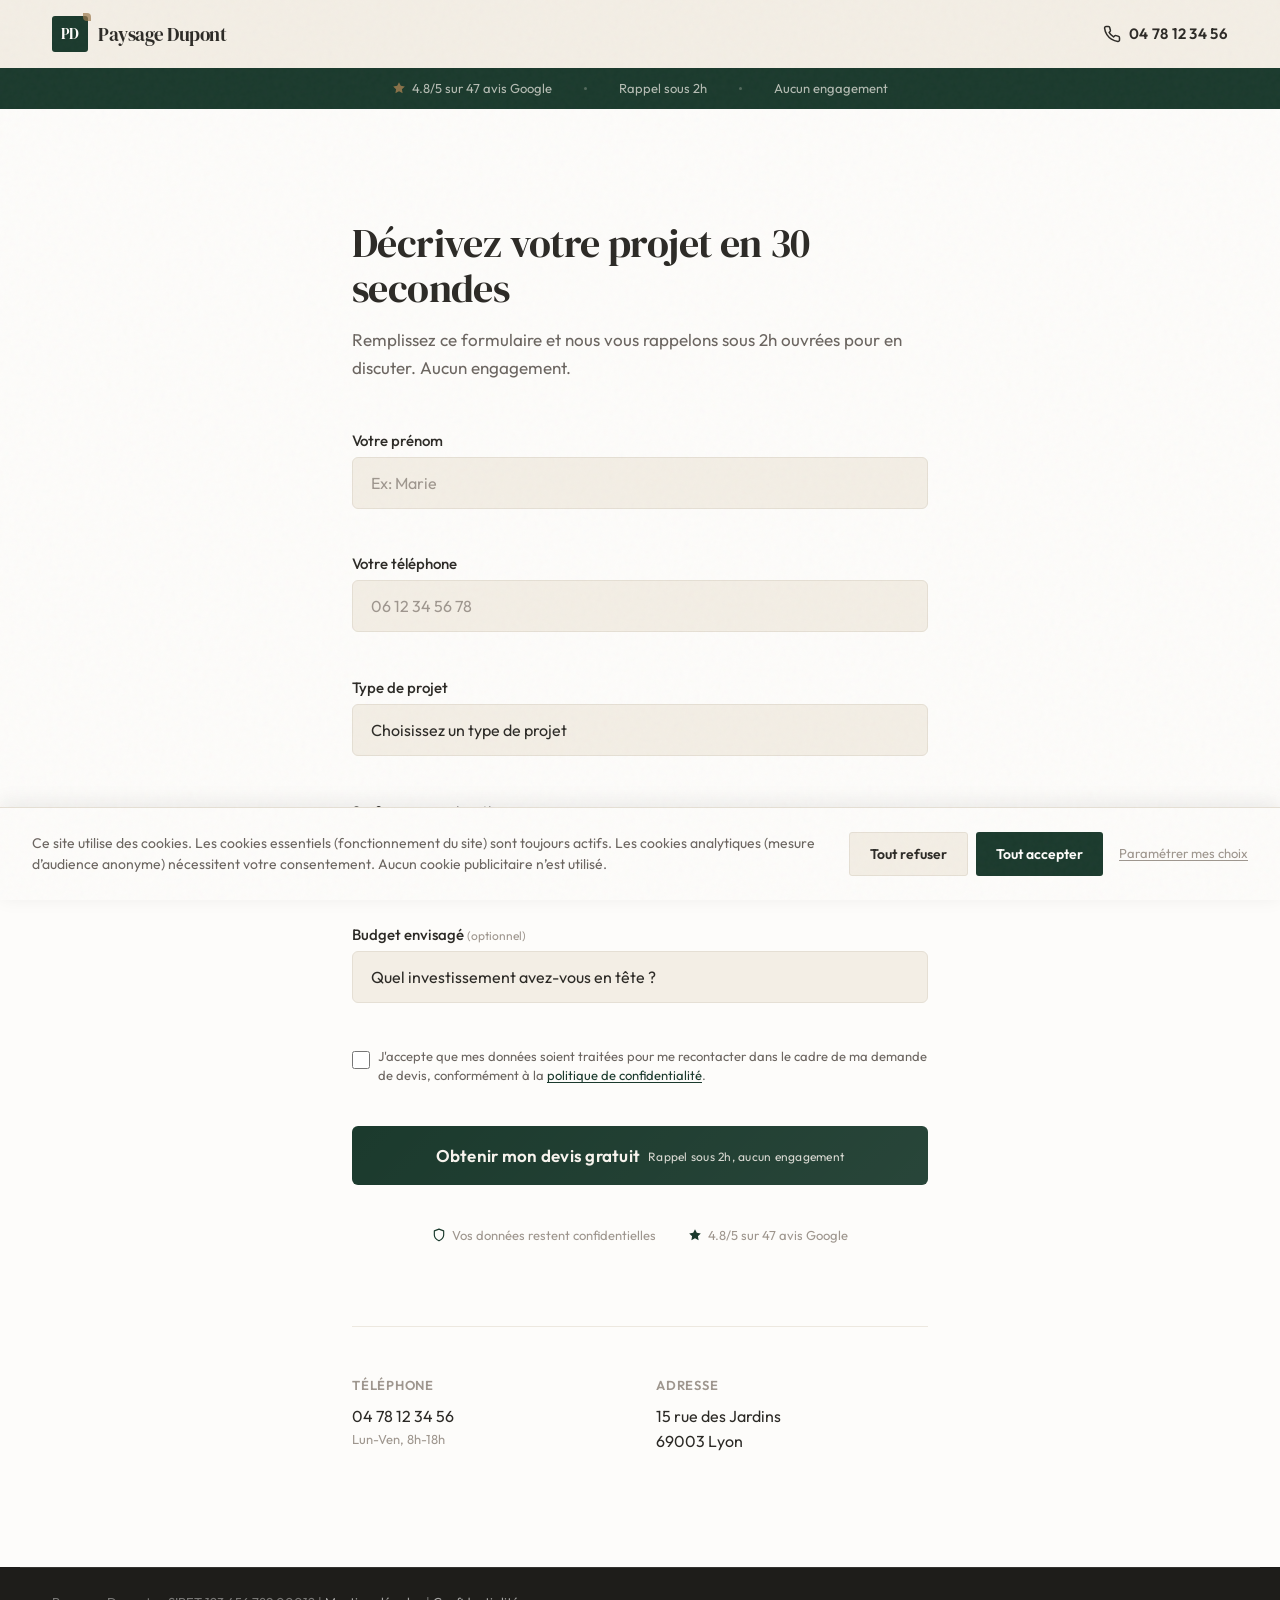
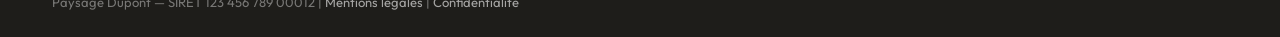
<file: pages/contact.html>
<!DOCTYPE html>
<html lang="fr">
<head>
  <meta charset="UTF-8">
  <meta name="viewport" content="width=device-width, initial-scale=1.0">
  <meta name="referrer-policy" content="strict-origin-when-cross-origin">
  <meta http-equiv="Permissions-Policy" content="camera=(), microphone=(), geolocation=(), payment=()">
  <title>Devis Gratuit — Paysage Dupont Lyon</title>
  <meta name="description" content="Demandez votre devis gratuit pour votre projet paysager à Lyon. Rappel garanti sous 2h. Aucun engagement.">
  <meta name="robots" content="index, follow">
  
  <!-- Open Graph -->
  <meta property="og:title" content="Devis Gratuit — Paysage Dupont Lyon">
  <meta property="og:description" content="Demandez votre devis paysagiste gratuit à Lyon. Rappel garanti sous 2h. Aucun engagement.">
  <meta property="og:type" content="website">
  <meta property="og:locale" content="fr_FR">
  <meta property="og:url" content="https://paysage-dupont-lyon.fr/pages/contact.html">
  <meta property="og:image" content="https://paysage-dupont-lyon.fr/img/og-image.jpg">
  <meta property="og:image:width" content="1200">
  <meta property="og:image:height" content="630">
  <meta property="og:site_name" content="Paysage Dupont Lyon">
  <meta name="twitter:card" content="summary_large_image">
  <meta name="twitter:title" content="Devis Gratuit — Paysage Dupont Lyon">
  <meta name="twitter:description" content="Demandez votre devis paysagiste gratuit à Lyon. Rappel garanti sous 2h. Aucun engagement.">
  <meta name="twitter:image" content="https://paysage-dupont-lyon.fr/img/og-image.jpg">
  <link rel="canonical" href="https://paysage-dupont-lyon.fr/pages/contact.html">
  <!-- Favicon -->
  <link rel="icon" type="image/svg+xml" href="../img/favicon.svg">
  <link rel="icon" type="image/png" sizes="32x32" href="../img/favicon-32x32.png">
  <link rel="apple-touch-icon" href="../img/favicon-32x32.png">
  <link rel="stylesheet" href="../css/style.min.css?v=8">
  <style>
    /* Contact page specific */
    .contact-page { background: var(--clr-surface); }
    .contact-page__inner {
      max-width: 640px;
      margin: 0 auto;
      padding: var(--space-4xl) var(--space-xl);
    }
    .contact-page__title {
      font-family: var(--font-display);
      font-size: clamp(1.75rem, 4vw, 2.5rem);
      font-weight: var(--font-weight-normal);
      letter-spacing: -0.015em;
      line-height: 1.12;
      margin-bottom: var(--space-md);
    }
    .contact-page__subtitle {
      font-size: 1.0625rem;
      color: var(--clr-text-secondary);
      margin-bottom: var(--space-2xl);
      max-width: 50ch;
    }
    .form { display: flex; flex-direction: column; gap: var(--space-lg); }
    .field { display: flex; flex-direction: column; gap: var(--space-xs); }
    .field__label {
      font-size: 0.9375rem;
      font-weight: var(--font-weight-medium);
      color: var(--clr-text);
    }
    .field__input,
    .field__select {
      padding: 0.9375rem 1.125rem;
      border: 1.5px solid var(--clr-border);
      border-radius: var(--radius-md);
      font-size: 1rem;
      font-family: inherit;
      background: var(--clr-bg);
      color: var(--clr-text);
      transition: border-color var(--duration-fast) var(--ease-out), box-shadow var(--duration-fast) var(--ease-out);
      -webkit-appearance: none;
    }
    .field__input:focus,
    .field__select:focus {
      outline: none;
      border-color: var(--clr-accent);
      box-shadow: 0 0 0 4px var(--clr-accent-light);
    }
    .field__input::placeholder { color: var(--clr-text-muted); }
    .field__error {
      font-size: 0.8125rem;
      color: #c53030;
      min-height: 1.2em;
    }
    .field--error .field__input,
    .field--error .field__select { border-color: #c53030; }
    .field--valid .field__input,
    .field--valid .field__select { border-color: var(--clr-accent); }

    /* Honeypot — invisible */
    .field--hp { position: absolute; left: -9999px; opacity: 0; height: 0; overflow: hidden; }

    .form__consent {
      display: flex;
      align-items: flex-start;
      gap: var(--space-sm);
    }
    .form__consent input[type="checkbox"] {
      margin-top: 4px;
      width: 18px;
      height: 18px;
      accent-color: var(--clr-accent);
      flex-shrink: 0;
    }
    .form__consent label {
      font-size: 0.8125rem;
      color: var(--clr-text-secondary);
      line-height: 1.5;
    }
    .form__consent a { color: var(--clr-accent); text-decoration: underline; text-underline-offset: 2px; }

    .form__submit { margin-top: var(--space-md); }
    .form__submit .btn { width: 100%; padding: 1rem; font-size: 1.0625rem; }

    .form__reassurance {
      text-align: center;
      font-size: 0.8125rem;
      color: var(--clr-text-muted);
      margin-top: var(--space-sm);
    }

    .contact-info {
      margin-top: var(--space-3xl);
      padding-top: var(--space-2xl);
      border-top: 1px solid var(--clr-border-light);
      display: grid;
      grid-template-columns: 1fr 1fr;
      gap: var(--space-xl);
    }
    .contact-info__item h3 {
      font-size: 0.8125rem;
      font-weight: var(--font-weight-semibold);
      text-transform: uppercase;
      letter-spacing: 0.06em;
      color: var(--clr-text-muted);
      margin-bottom: var(--space-sm);
    }
    .contact-info__item p, .contact-info__item a {
      font-size: 1rem;
      color: var(--clr-text);
      line-height: 1.6;
    }
    .contact-info__item a:hover { color: var(--clr-accent); }

    @media (max-width: 640px) {
      .contact-info { grid-template-columns: 1fr; }
    }
  </style>
  <!-- Anti-flash cookie: cache le banner si consent existe -->
  <script>
  try{var h=false;try{if(localStorage.getItem('cookie_consent'))h=true}catch(e){}if(!h){try{if(sessionStorage.getItem('cookie_consent'))h=true}catch(e){}}if(!h){try{if(document.cookie.indexOf('cc_set=1')!==-1)h=true}catch(e){}}if(h)document.documentElement.classList.add('cc-ok')}catch(e){}
  </script>
  <style>.cc-ok #cookie-banner{display:none!important}</style>
</head>
<body>

  <a href="#main" class="skip-link">Passer au contenu</a>

  <!-- Header simplifié (pas de nav — landing page CRO) -->
  <header class="header" role="banner">
    <div class="header__inner">
      <a href="../index.html" class="header__logo" aria-label="Retour à l'accueil">
        <span class="header__logo-mark">PD</span>
        <span class="header__logo-text">Paysage Dupont</span>
      </a>
      <a href="tel:+33478123456" class="header__phone">
        <svg class="header__phone-icon" width="18" height="18" viewBox="0 0 24 24" fill="none" stroke="currentColor" stroke-width="2" stroke-linecap="round" stroke-linejoin="round"><path d="M22 16.92v3a2 2 0 0 1-2.18 2 19.79 19.79 0 0 1-8.63-3.07 19.5 19.5 0 0 1-6-6 19.79 19.79 0 0 1-3.07-8.67A2 2 0 0 1 4.11 2h3a2 2 0 0 1 2 1.72 12.84 12.84 0 0 0 .7 2.81 2 2 0 0 1-.45 2.11L8.09 9.91a16 16 0 0 0 6 6l1.27-1.27a2 2 0 0 1 2.11-.45 12.84 12.84 0 0 0 2.81.7A2 2 0 0 1 22 16.92z"/></svg>
        04 78 12 34 56
      </a>
    </div>
    <div class="trust-bar">
      <div class="trust-bar__inner">
        <span class="trust-bar__item">
          <svg width="14" height="14" viewBox="0 0 24 24" fill="currentColor"><path d="M12 2l3.09 6.26L22 9.27l-5 4.87 1.18 6.88L12 17.77l-6.18 3.25L7 14.14 2 9.27l6.91-1.01L12 2z"/></svg>
          4.8/5 sur 47 avis Google
        </span>
        <span class="trust-bar__sep" aria-hidden="true"></span>
        <span class="trust-bar__item">Rappel sous 2h</span>
        <span class="trust-bar__sep" aria-hidden="true"></span>
        <span class="trust-bar__item">Aucun engagement</span>
      </div>
    </div>
  </header>

  <main id="main">
    <section class="contact-page">
      <div class="contact-page__inner">
        <h1 class="contact-page__title">Décrivez votre projet en 30 secondes</h1>
        <p class="contact-page__subtitle">Remplissez ce formulaire et nous vous rappelons sous 2h ouvrées pour en discuter. Aucun engagement.</p>

        <!-- FORMULAIRE — 5 champs qualifiés + consent (Golden Pattern CRO) -->
        <form id="devis-form" class="form" name="devis" method="POST" data-netlify="true" netlify-honeypot="website" action="merci.html">

          <!-- Honeypot anti-spam (invisible) -->
          <div class="field field--hp">
            <label for="website">Ne pas remplir</label>
            <input type="text" id="website" name="website" tabindex="-1" autocomplete="off">
          </div>

          <div class="field">
            <label class="field__label" for="prenom">Votre prénom</label>
            <input class="field__input" type="text" id="prenom" name="prenom" required autocomplete="given-name" placeholder="Ex: Marie" maxlength="50">
            <span class="field__error" aria-live="polite"></span>
          </div>

          <div class="field">
            <label class="field__label" for="telephone">Votre téléphone</label>
            <input class="field__input" type="tel" id="telephone" name="telephone" required autocomplete="tel" placeholder="06 12 34 56 78" inputmode="tel" pattern="[\d\s+()-]{10,}" maxlength="20">
            <span class="field__error" aria-live="polite"></span>
          </div>

          <div class="field">
            <label class="field__label" for="service">Type de projet</label>
            <select class="field__select" id="service" name="service" required>
              <option value="" disabled selected>Choisissez un type de projet</option>
              <option value="creation">Création de jardin</option>
              <option value="terrasse">Aménagement terrasse</option>
              <option value="entretien">Entretien régulier</option>
              <option value="allees">Allées et clôtures</option>
              <option value="autre">Autre projet</option>
            </select>
            <span class="field__error" aria-live="polite"></span>
          </div>

          <div class="field">
            <label class="field__label" for="surface">Surface approximative <span class="field__optional">(optionnel)</span></label>
            <select class="field__select" id="surface" name="surface">
              <option value="" disabled selected>Quelle surface à aménager ?</option>
              <option value="moins-50">Moins de 50 m²</option>
              <option value="50-100">50 à 100 m²</option>
              <option value="100-200">100 à 200 m²</option>
              <option value="200-500">200 à 500 m²</option>
              <option value="plus-500">Plus de 500 m²</option>
            </select>
            <span class="field__error" aria-live="polite"></span>
          </div>

          <div class="field">
            <label class="field__label" for="budget">Budget envisagé <span class="field__optional">(optionnel)</span></label>
            <select class="field__select" id="budget" name="budget">
              <option value="" disabled selected>Quel investissement avez-vous en tête ?</option>
              <option value="moins-5000">Moins de 5 000 EUR</option>
              <option value="5000-15000">5 000 — 15 000 EUR</option>
              <option value="plus-15000">Plus de 15 000 EUR</option>
            </select>
            <span class="field__error" aria-live="polite"></span>
          </div>

          <!-- Case RGPD obligatoire -->
          <div class="form__consent">
            <input type="checkbox" id="consent" name="consent" required>
            <label for="consent">J'accepte que mes données soient traitées pour me recontacter dans le cadre de ma demande de devis, conformément à la <a href="politique-confidentialite.html" target="_blank" rel="noopener noreferrer">politique de confidentialité</a>.</label>
          </div>

          <div class="form__submit">
            <button type="submit" class="btn btn--primary btn--lg">
              Obtenir mon devis gratuit
              <span class="btn__sub">Rappel sous 2h, aucun engagement</span>
            </button>
          </div>

          <div class="form__trust">
            <span class="form__trust-item">
              <svg width="14" height="14" viewBox="0 0 24 24" fill="none" stroke="currentColor" stroke-width="2" stroke-linecap="round" stroke-linejoin="round"><path d="M12 22s8-4 8-10V5l-8-3-8 3v7c0 6 8 10 8 10z"/></svg>
              Vos données restent confidentielles
            </span>
            <span class="form__trust-item">
              <svg width="14" height="14" viewBox="0 0 24 24" fill="currentColor"><path d="M12 2l3.09 6.26L22 9.27l-5 4.87 1.18 6.88L12 17.77l-6.18 3.25L7 14.14 2 9.27l6.91-1.01L12 2z"/></svg>
              4.8/5 sur 47 avis Google
            </span>
          </div>
        </form>

        <div class="contact-info">
          <div class="contact-info__item">
            <h3>Téléphone</h3>
            <p><a href="tel:+33478123456">04 78 12 34 56</a></p>
            <p style="font-size: 0.8125rem; color: var(--clr-text-muted);">Lun-Ven, 8h-18h</p>
          </div>
          <div class="contact-info__item">
            <h3>Adresse</h3>
            <p>15 rue des Jardins<br>69003 Lyon</p>
          </div>
        </div>
      </div>
    </section>
  </main>

  <footer class="footer" role="contentinfo">
    <div class="footer__bottom" style="padding: var(--space-lg) var(--space-xl);">
      <p>Paysage Dupont — SIRET 123 456 789 00012 | <a href="mentions-legales.html" style="color: rgba(255,255,255,0.6);">Mentions légales</a> | <a href="politique-confidentialite.html" style="color: rgba(255,255,255,0.6);">Confidentialité</a></p>
    </div>
  </footer>

  <!-- On contact page, no sticky bar needed — user is already converting -->

  <script src="../js/main.min.js?v=8"></script>
</body>
</html>
</file>
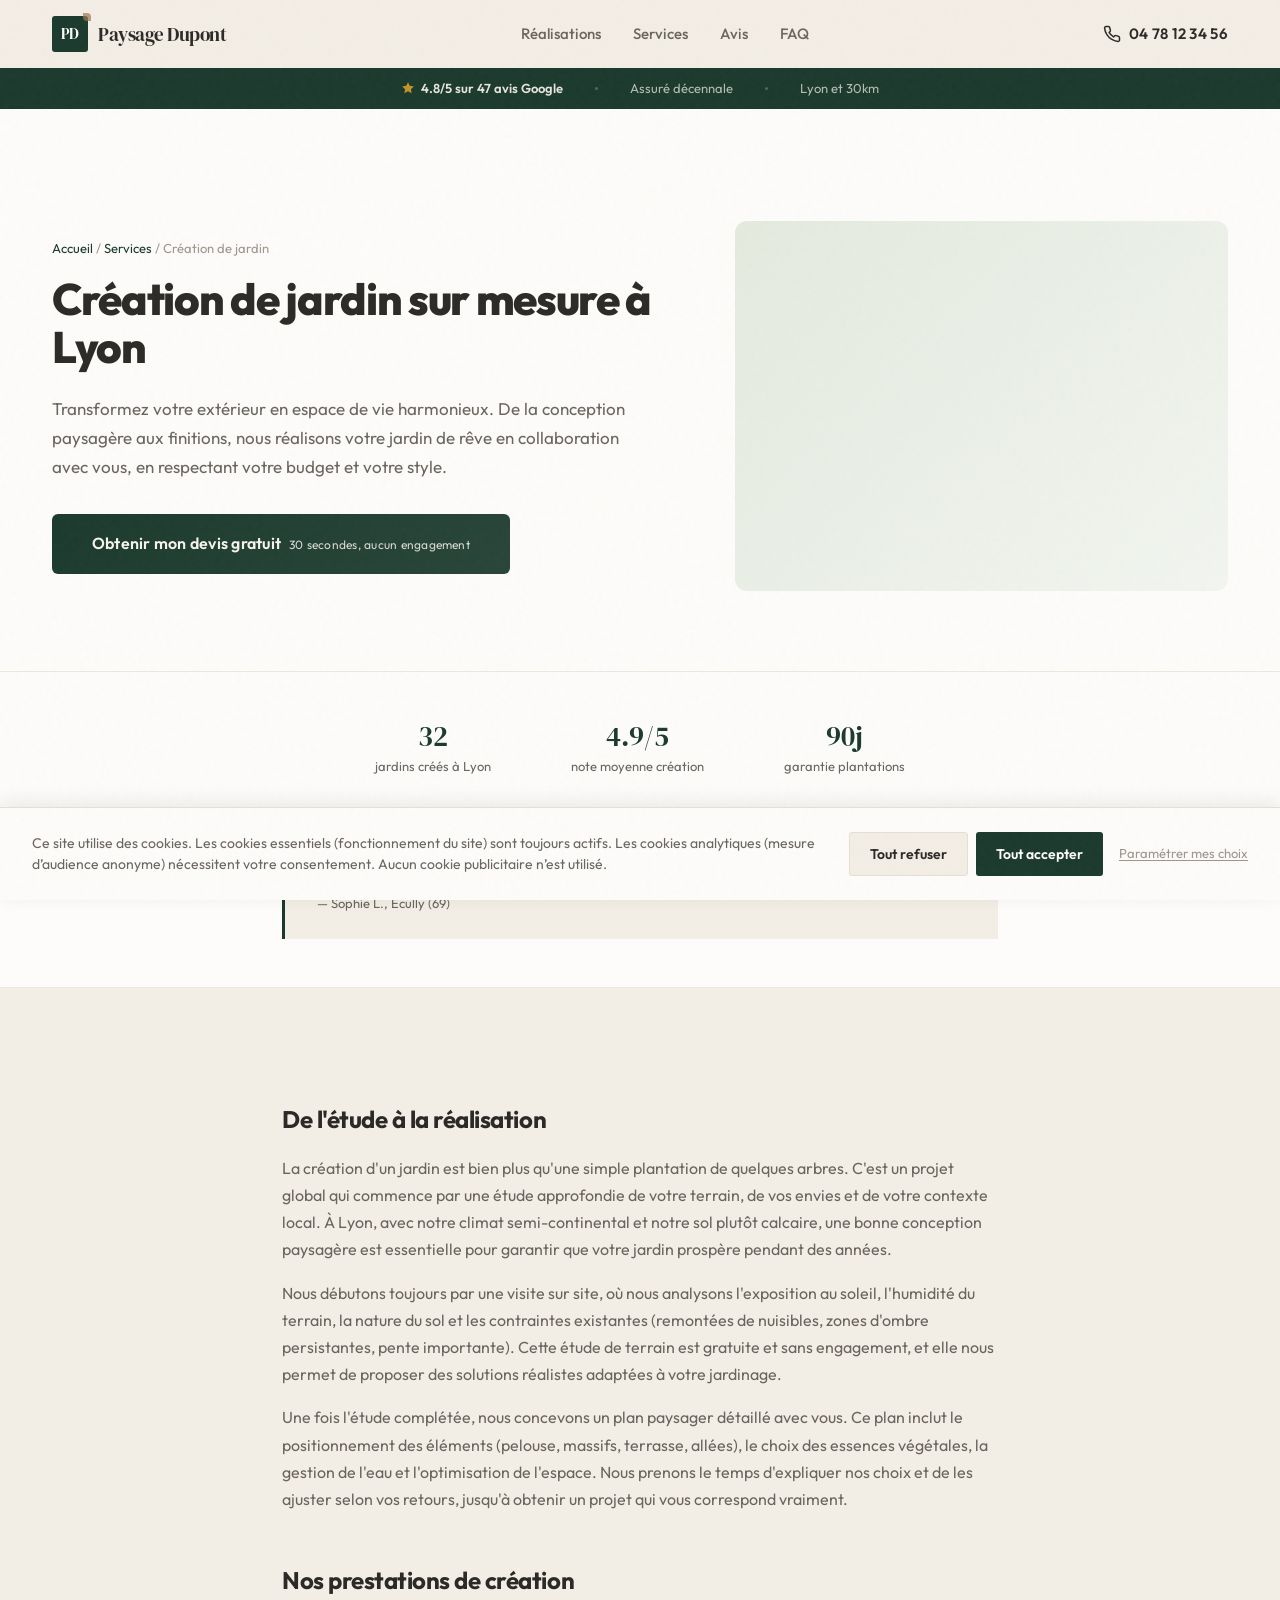
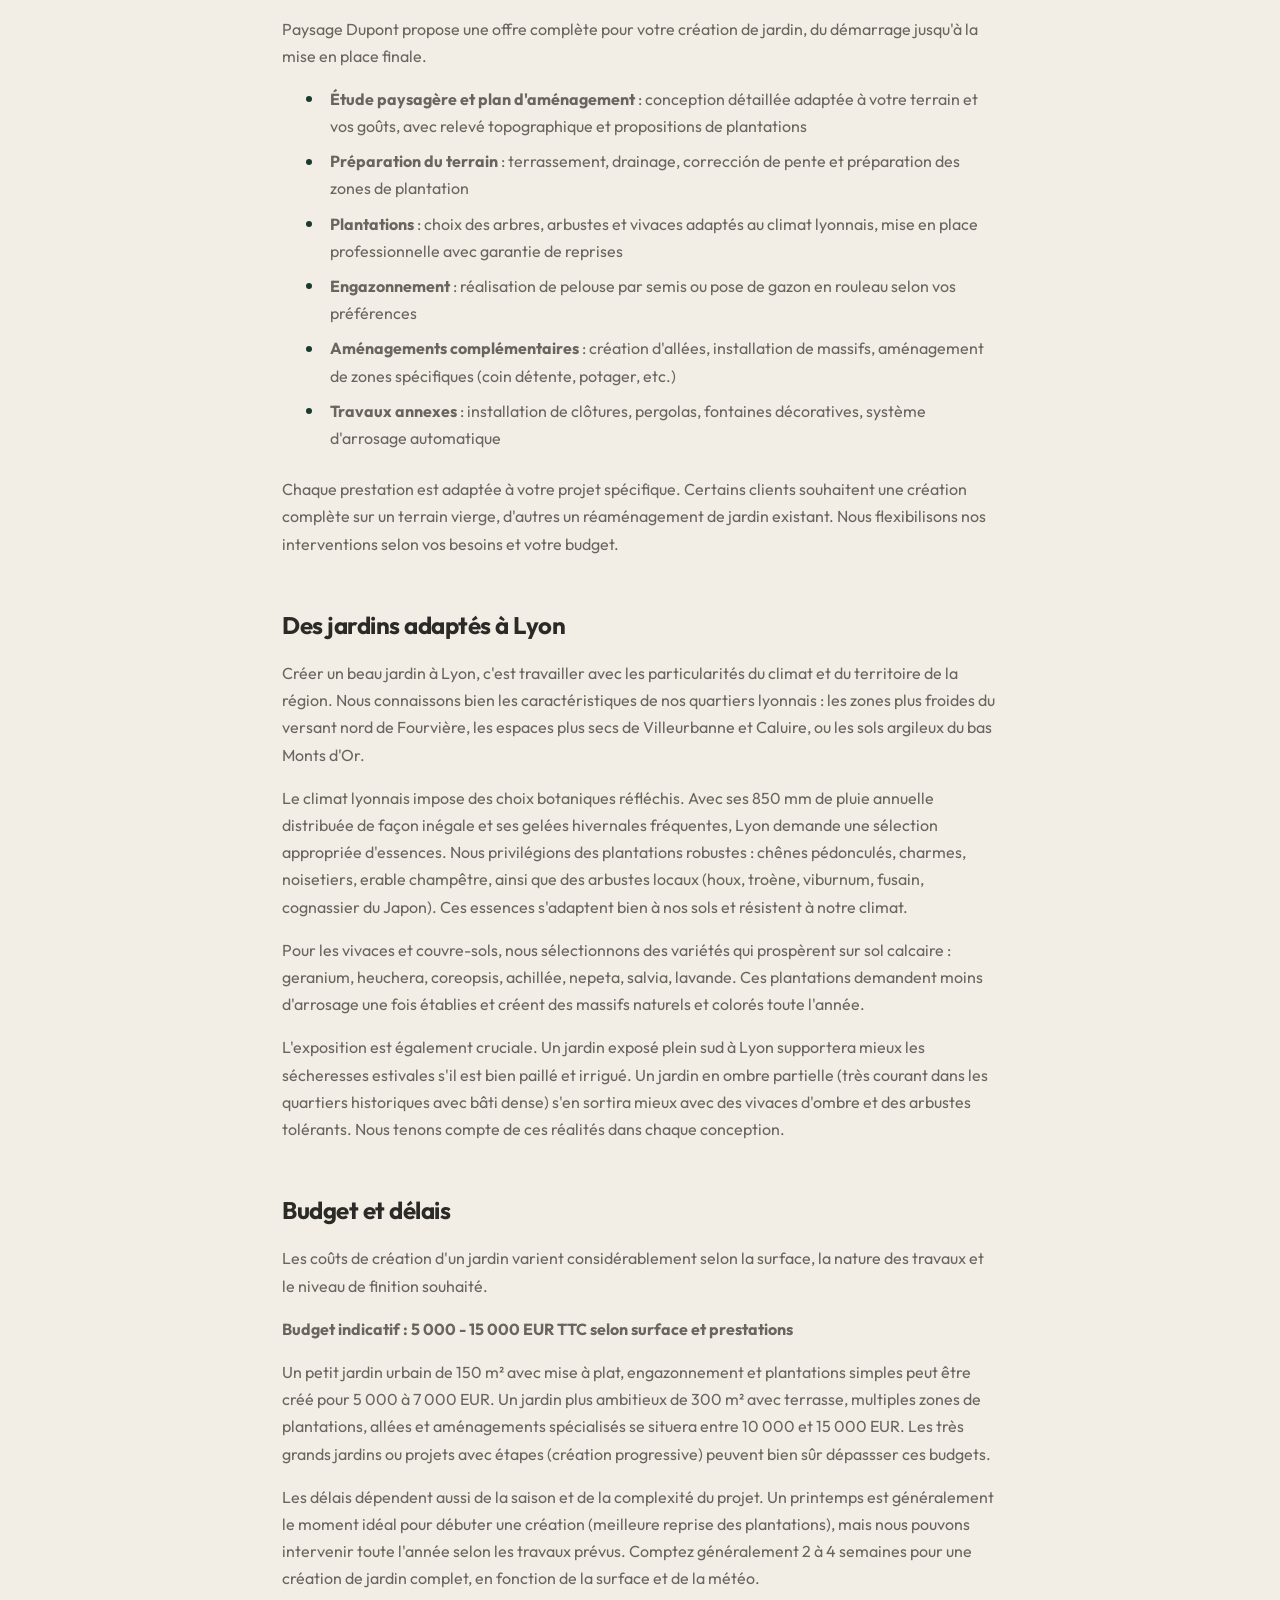
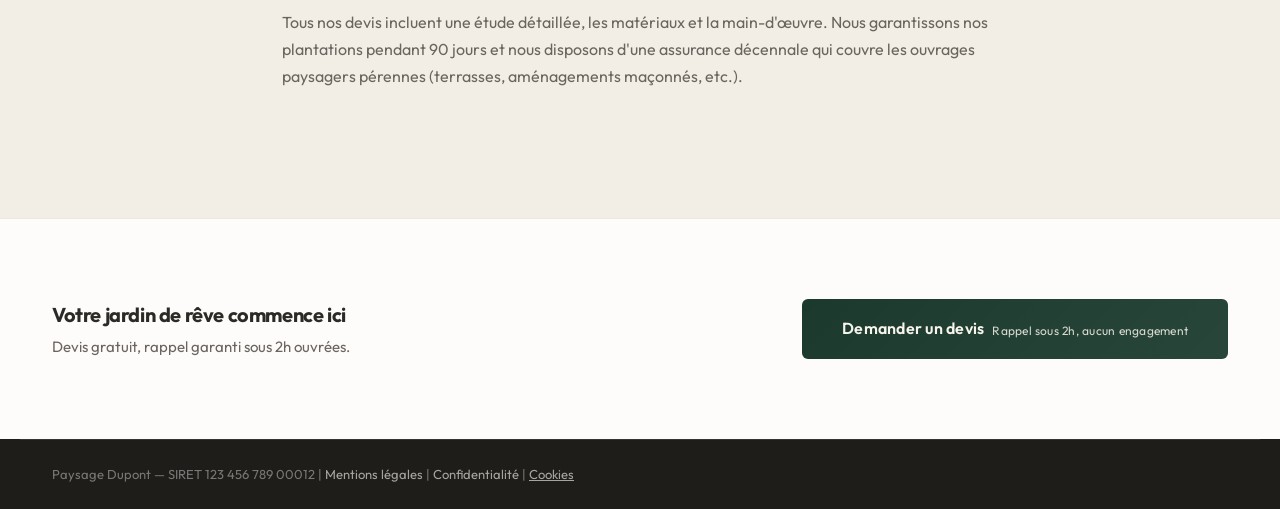
<file: pages/creation-jardin.html>
<!DOCTYPE html>
<html lang="fr">
<head>
  <meta charset="UTF-8">
  <meta name="viewport" content="width=device-width, initial-scale=1.0">
  <meta name="referrer-policy" content="strict-origin-when-cross-origin">
  <meta http-equiv="Permissions-Policy" content="camera=(), microphone=(), geolocation=(), payment=()">
  <title>Création de Jardin à Lyon — Paysage Dupont</title>
  <meta name="description" content="Création de jardin sur mesure à Lyon et alentours. Étude paysagère, plantations, engazonnement. Devis gratuit, rappel sous 2h. 47 jardins réalisés depuis 2019.">
  <meta name="robots" content="index, follow">
  
  <!-- Open Graph -->
  <meta property="og:title" content="Création de Jardin à Lyon — Paysage Dupont">
  <meta property="og:description" content="Création de jardin sur mesure à Lyon. Devis gratuit, rappel sous 2h. 32 jardins créés, garantie 90 jours.">
  <meta property="og:type" content="website">
  <meta property="og:locale" content="fr_FR">
  <meta property="og:url" content="https://paysage-dupont-lyon.fr/pages/creation-jardin.html">
  <meta property="og:image" content="https://paysage-dupont-lyon.fr/img/og-image.jpg">
  <meta property="og:image:width" content="1200">
  <meta property="og:image:height" content="630">
  <meta property="og:site_name" content="Paysage Dupont Lyon">
  <meta name="twitter:card" content="summary_large_image">
  <meta name="twitter:title" content="Création de Jardin à Lyon — Paysage Dupont">
  <meta name="twitter:description" content="Création de jardin sur mesure à Lyon. Devis gratuit, rappel sous 2h. 32 jardins créés, garantie 90 jours.">
  <meta name="twitter:image" content="https://paysage-dupont-lyon.fr/img/og-image.jpg">
  <link rel="canonical" href="https://paysage-dupont-lyon.fr/pages/creation-jardin.html">
  <!-- Favicon -->
  <link rel="icon" type="image/svg+xml" href="../img/favicon.svg">
  <link rel="icon" type="image/png" sizes="32x32" href="../img/favicon-32x32.png">
  <link rel="apple-touch-icon" href="../img/favicon-32x32.png">
  <link rel="stylesheet" href="../css/style.min.css?v=8">
  <!-- Anti-flash cookie: cache le banner si consent existe -->
  <script>
  try{var h=false;try{if(localStorage.getItem('cookie_consent'))h=true}catch(e){}if(!h){try{if(sessionStorage.getItem('cookie_consent'))h=true}catch(e){}}if(!h){try{if(document.cookie.indexOf('cc_set=1')!==-1)h=true}catch(e){}}if(h)document.documentElement.classList.add('cc-ok')}catch(e){}
  </script>
  <style>.cc-ok #cookie-banner{display:none!important}</style>
</head>
<body>
  <a href="#main" class="skip-link">Passer au contenu</a>

  <!-- Header with navigation -->
  <header class="header" role="banner">
    <div class="header__inner">
      <a href="../index.html" class="header__logo" aria-label="Paysage Dupont Lyon — Accueil">
        <span class="header__logo-mark">PD</span>
        <span class="header__logo-text">Paysage Dupont</span>
      </a>
      <nav class="header__nav" role="navigation" aria-label="Navigation principale">
        <ul class="header__nav-list">
          <li><a href="../index.html#realisations">Réalisations</a></li>
          <li><a href="../index.html#services">Services</a></li>
          <li><a href="../index.html#avis">Avis</a></li>
          <li><a href="../index.html#faq">FAQ</a></li>
        </ul>
      </nav>
      <a href="tel:+33478123456" class="header__phone" aria-label="Appeler le 04 78 12 34 56">
        <svg class="header__phone-icon" width="18" height="18" viewBox="0 0 24 24" fill="none" stroke="currentColor" stroke-width="2" stroke-linecap="round" stroke-linejoin="round"><path d="M22 16.92v3a2 2 0 0 1-2.18 2 19.79 19.79 0 0 1-8.63-3.07 19.5 19.5 0 0 1-6-6 19.79 19.79 0 0 1-3.07-8.67A2 2 0 0 1 4.11 2h3a2 2 0 0 1 2 1.72 12.84 12.84 0 0 0 .7 2.81 2 2 0 0 1-.45 2.11L8.09 9.91a16 16 0 0 0 6 6l1.27-1.27a2 2 0 0 1 2.11-.45 12.84 12.84 0 0 0 2.81.7A2 2 0 0 1 22 16.92z"/></svg>
        04 78 12 34 56
      </a>
      <button class="header__burger" id="burger-btn" aria-label="Ouvrir le menu" aria-expanded="false">
        <span></span><span></span><span></span>
      </button>
    </div>
    <div class="trust-bar">
      <div class="trust-bar__inner">
        <span class="trust-bar__item trust-bar__item--rating">
          <svg width="14" height="14" viewBox="0 0 24 24" fill="currentColor"><path d="M12 2l3.09 6.26L22 9.27l-5 4.87 1.18 6.88L12 17.77l-6.18 3.25L7 14.14 2 9.27l6.91-1.01L12 2z"/></svg>
          4.8/5 sur 47 avis Google
        </span>
        <span class="trust-bar__sep" aria-hidden="true"></span>
        <span class="trust-bar__item">Assuré décennale</span>
        <span class="trust-bar__sep" aria-hidden="true"></span>
        <span class="trust-bar__item">Lyon et 30km</span>
      </div>
    </div>
  </header>

  <!-- Mobile nav overlay -->
  <div class="mobile-nav" id="mobile-nav" hidden>
    <nav aria-label="Navigation mobile">
      <ul>
        <li><a href="../index.html#realisations">Réalisations</a></li>
        <li><a href="../index.html#services">Services</a></li>
        <li><a href="../index.html#avis">Avis</a></li>
        <li><a href="../index.html#faq">FAQ</a></li>
        <li><a href="contact.html?ref=menu" class="mobile-nav__cta">Devis gratuit</a></li>
      </ul>
      <a href="tel:+33478123456" class="mobile-nav__phone">04 78 12 34 56</a>
    </nav>
  </div>

  <main id="main">
    <!-- Service Hero -->
    <section class="service-hero">
      <div class="service-hero__inner">
        <div>
          <p class="service-hero__breadcrumb"><a href="../index.html">Accueil</a> / <a href="../index.html#services">Services</a> / Création de jardin</p>
          <h1 class="service-hero__title">Création de jardin sur mesure à Lyon</h1>
          <p class="service-hero__text">Transformez votre extérieur en espace de vie harmonieux. De la conception paysagère aux finitions, nous réalisons votre jardin de rêve en collaboration avec vous, en respectant votre budget et votre style.</p>
          <a href="contact.html?service=creation&ref=service_page_cta" class="btn btn--primary btn--lg">
            Obtenir mon devis gratuit
            <span class="btn__sub">30 secondes, aucun engagement</span>
          </a>
        </div>
        <div class="service-hero__img">
          <div class="service-hero__img-placeholder" role="img" aria-label="Création de jardin paysager avec plantations et engazonnement"></div>
        </div>
      </div>
    </section>

    <!-- Trust Proof — Preuve sociale contextuelle -->
    <section class="service-proof">
      <div class="service-proof__inner">
        <div class="service-proof__stats">
          <div class="service-proof__stat reveal">
            <span class="service-proof__number">32</span>
            <span class="service-proof__label">jardins créés à Lyon</span>
          </div>
          <div class="service-proof__stat reveal">
            <span class="service-proof__number">4.9/5</span>
            <span class="service-proof__label">note moyenne création</span>
          </div>
          <div class="service-proof__stat reveal">
            <span class="service-proof__number">90j</span>
            <span class="service-proof__label">garantie plantations</span>
          </div>
        </div>
        <blockquote class="service-proof__quote reveal">
          <p>"Marc a transformé notre terrain vague en un vrai jardin de famille. Les enfants y jouent tous les jours. On regrette de ne pas l'avoir fait avant."</p>
          <cite>— Sophie L., Ecully (69)</cite>
        </blockquote>
      </div>
    </section>

    <!-- Service Content SEO -->
    <section class="service-content">
      <div class="service-content__inner">
        <h2 class="reveal">De l'étude à la réalisation</h2>
        <p>La création d'un jardin est bien plus qu'une simple plantation de quelques arbres. C'est un projet global qui commence par une étude approfondie de votre terrain, de vos envies et de votre contexte local. À Lyon, avec notre climat semi-continental et notre sol plutôt calcaire, une bonne conception paysagère est essentielle pour garantir que votre jardin prospère pendant des années.</p>
        <p>Nous débutons toujours par une visite sur site, où nous analysons l'exposition au soleil, l'humidité du terrain, la nature du sol et les contraintes existantes (remontées de nuisibles, zones d'ombre persistantes, pente importante). Cette étude de terrain est gratuite et sans engagement, et elle nous permet de proposer des solutions réalistes adaptées à votre jardinage.</p>
        <p>Une fois l'étude complétée, nous concevons un plan paysager détaillé avec vous. Ce plan inclut le positionnement des éléments (pelouse, massifs, terrasse, allées), le choix des essences végétales, la gestion de l'eau et l'optimisation de l'espace. Nous prenons le temps d'expliquer nos choix et de les ajuster selon vos retours, jusqu'à obtenir un projet qui vous correspond vraiment.</p>

        <h2 class="reveal">Nos prestations de création</h2>
        <p>Paysage Dupont propose une offre complète pour votre création de jardin, du démarrage jusqu'à la mise en place finale.</p>
        <ul style="margin-bottom: var(--space-lg); margin-left: var(--space-lg);">
          <li><strong>Étude paysagère et plan d'aménagement</strong> : conception détaillée adaptée à votre terrain et vos goûts, avec relevé topographique et propositions de plantations</li>
          <li><strong>Préparation du terrain</strong> : terrassement, drainage, corrección de pente et préparation des zones de plantation</li>
          <li><strong>Plantations</strong> : choix des arbres, arbustes et vivaces adaptés au climat lyonnais, mise en place professionnelle avec garantie de reprises</li>
          <li><strong>Engazonnement</strong> : réalisation de pelouse par semis ou pose de gazon en rouleau selon vos préférences</li>
          <li><strong>Aménagements complémentaires</strong> : création d'allées, installation de massifs, aménagement de zones spécifiques (coin détente, potager, etc.)</li>
          <li><strong>Travaux annexes</strong> : installation de clôtures, pergolas, fontaines décoratives, système d'arrosage automatique</li>
        </ul>
        <p>Chaque prestation est adaptée à votre projet spécifique. Certains clients souhaitent une création complète sur un terrain vierge, d'autres un réaménagement de jardin existant. Nous flexibilisons nos interventions selon vos besoins et votre budget.</p>

        <h2 class="reveal">Des jardins adaptés à Lyon</h2>
        <p>Créer un beau jardin à Lyon, c'est travailler avec les particularités du climat et du territoire de la région. Nous connaissons bien les caractéristiques de nos quartiers lyonnais : les zones plus froides du versant nord de Fourvière, les espaces plus secs de Villeurbanne et Caluire, ou les sols argileux du bas Monts d'Or.</p>
        <p>Le climat lyonnais impose des choix botaniques réfléchis. Avec ses 850 mm de pluie annuelle distribuée de façon inégale et ses gelées hivernales fréquentes, Lyon demande une sélection appropriée d'essences. Nous privilégions des plantations robustes : chênes pédonculés, charmes, noisetiers, erable champêtre, ainsi que des arbustes locaux (houx, troène, viburnum, fusain, cognassier du Japon). Ces essences s'adaptent bien à nos sols et résistent à notre climat.</p>
        <p>Pour les vivaces et couvre-sols, nous sélectionnons des variétés qui prospèrent sur sol calcaire : geranium, heuchera, coreopsis, achillée, nepeta, salvia, lavande. Ces plantations demandent moins d'arrosage une fois établies et créent des massifs naturels et colorés toute l'année.</p>
        <p>L'exposition est également cruciale. Un jardin exposé plein sud à Lyon supportera mieux les sécheresses estivales s'il est bien paillé et irrigué. Un jardin en ombre partielle (très courant dans les quartiers historiques avec bâti dense) s'en sortira mieux avec des vivaces d'ombre et des arbustes tolérants. Nous tenons compte de ces réalités dans chaque conception.</p>

        <h2 class="reveal">Budget et délais</h2>
        <p>Les coûts de création d'un jardin varient considérablement selon la surface, la nature des travaux et le niveau de finition souhaité.</p>
        <p><strong>Budget indicatif : 5 000 - 15 000 EUR TTC selon surface et prestations</strong></p>
        <p>Un petit jardin urbain de 150 m² avec mise à plat, engazonnement et plantations simples peut être créé pour 5 000 à 7 000 EUR. Un jardin plus ambitieux de 300 m² avec terrasse, multiples zones de plantations, allées et aménagements spécialisés se situera entre 10 000 et 15 000 EUR. Les très grands jardins ou projets avec étapes (création progressive) peuvent bien sûr dépassser ces budgets.</p>
        <p>Les délais dépendent aussi de la saison et de la complexité du projet. Un printemps est généralement le moment idéal pour débuter une création (meilleure reprise des plantations), mais nous pouvons intervenir toute l'année selon les travaux prévus. Comptez généralement 2 à 4 semaines pour une création de jardin complet, en fonction de la surface et de la météo.</p>
        <p>Tous nos devis incluent une étude détaillée, les matériaux et la main-d'œuvre. Nous garantissons nos plantations pendant 90 jours et nous disposons d'une assurance décennale qui couvre les ouvrages paysagers pérennes (terrasses, aménagements maçonnés, etc.).</p>
      </div>
    </section>

    <!-- CTA Band -->
    <section class="service-cta">
      <div class="service-cta__inner">
        <div>
          <p class="service-cta__text">Votre jardin de rêve commence ici</p>
          <p class="service-cta__sub">Devis gratuit, rappel garanti sous 2h ouvrées.</p>
        </div>
        <a href="contact.html?service=creation&ref=service_page_cta" class="btn btn--primary btn--lg">
          Demander un devis
          <span class="btn__sub">Rappel sous 2h, aucun engagement</span>
        </a>
      </div>
    </section>
  </main>

  <footer class="footer" role="contentinfo">
    <div class="footer__bottom" style="padding: var(--space-lg) var(--space-xl);">
      <p>Paysage Dupont — SIRET 123 456 789 00012 | <a href="mentions-legales.html" style="color: rgba(255,255,255,0.6);">Mentions légales</a> | <a href="politique-confidentialite.html" style="color: rgba(255,255,255,0.6);">Confidentialité</a> | <button id="footer-cookie-btn" style="color: rgba(255,255,255,0.6); background: none; border: none; cursor: pointer; font: inherit; text-decoration: underline; padding: 0;">Cookies</button></p>
    </div>
  </footer>

  <!-- Mobile Sticky Bar -->
  <div class="mobile-sticky-bar" id="mobile-sticky-bar" hidden>
    <a href="tel:+33478123456" class="mobile-sticky-bar__phone" aria-label="Appeler maintenant">
      <svg width="18" height="18" viewBox="0 0 24 24" fill="none" stroke="currentColor" stroke-width="2" stroke-linecap="round" stroke-linejoin="round"><path d="M22 16.92v3a2 2 0 0 1-2.18 2 19.79 19.79 0 0 1-8.63-3.07 19.5 19.5 0 0 1-6-6 19.79 19.79 0 0 1-3.07-8.67A2 2 0 0 1 4.11 2h3a2 2 0 0 1 2 1.72 12.84 12.84 0 0 0 .7 2.81 2 2 0 0 1-.45 2.11L8.09 9.91a16 16 0 0 0 6 6l1.27-1.27a2 2 0 0 1 2.11-.45 12.84 12.84 0 0 0 2.81.7A2 2 0 0 1 22 16.92z"/></svg>
      Appeler
    </a>
    <a href="contact.html?service=creation&ref=sticky_mobile" class="mobile-sticky-bar__cta">Devis gratuit</a>
  </div>

  <!-- Exit-intent popup -->
  <div class="exit-popup" id="exit-popup" aria-hidden="true" role="dialog" aria-label="Offre avant de partir">
    <div class="exit-popup__card">
      <button class="exit-popup__close" id="exit-popup-close" aria-label="Fermer">
        <svg width="20" height="20" viewBox="0 0 24 24" fill="none" stroke="currentColor" stroke-width="2" stroke-linecap="round" stroke-linejoin="round"><line x1="18" y1="6" x2="6" y2="18"/><line x1="6" y1="6" x2="18" y2="18"/></svg>
      </button>
      <span class="exit-popup__badge">Réponse sous 2h</span>
      <h3 class="exit-popup__title">Votre devis création de jardin en 30 secondes</h3>
      <p class="exit-popup__text">Décrivez votre projet et recevez un devis détaillé sous 48h. Visite sur place offerte, aucun engagement.</p>
      <a href="contact.html?service=creation&ref=exit_popup" class="exit-popup__cta">Obtenir mon devis gratuit</a>
      <button class="exit-popup__dismiss" id="exit-popup-dismiss">Non merci, je continue ma visite</button>
      <div class="exit-popup__proof">
        <span>4.8/5 sur 47 avis Google</span>
        <span aria-hidden="true">&middot;</span>
        <span>Garantie décennale</span>
      </div>
    </div>
  </div>

  <script src="../js/main.min.js?v=8"></script>
</body>
</html>
</file>
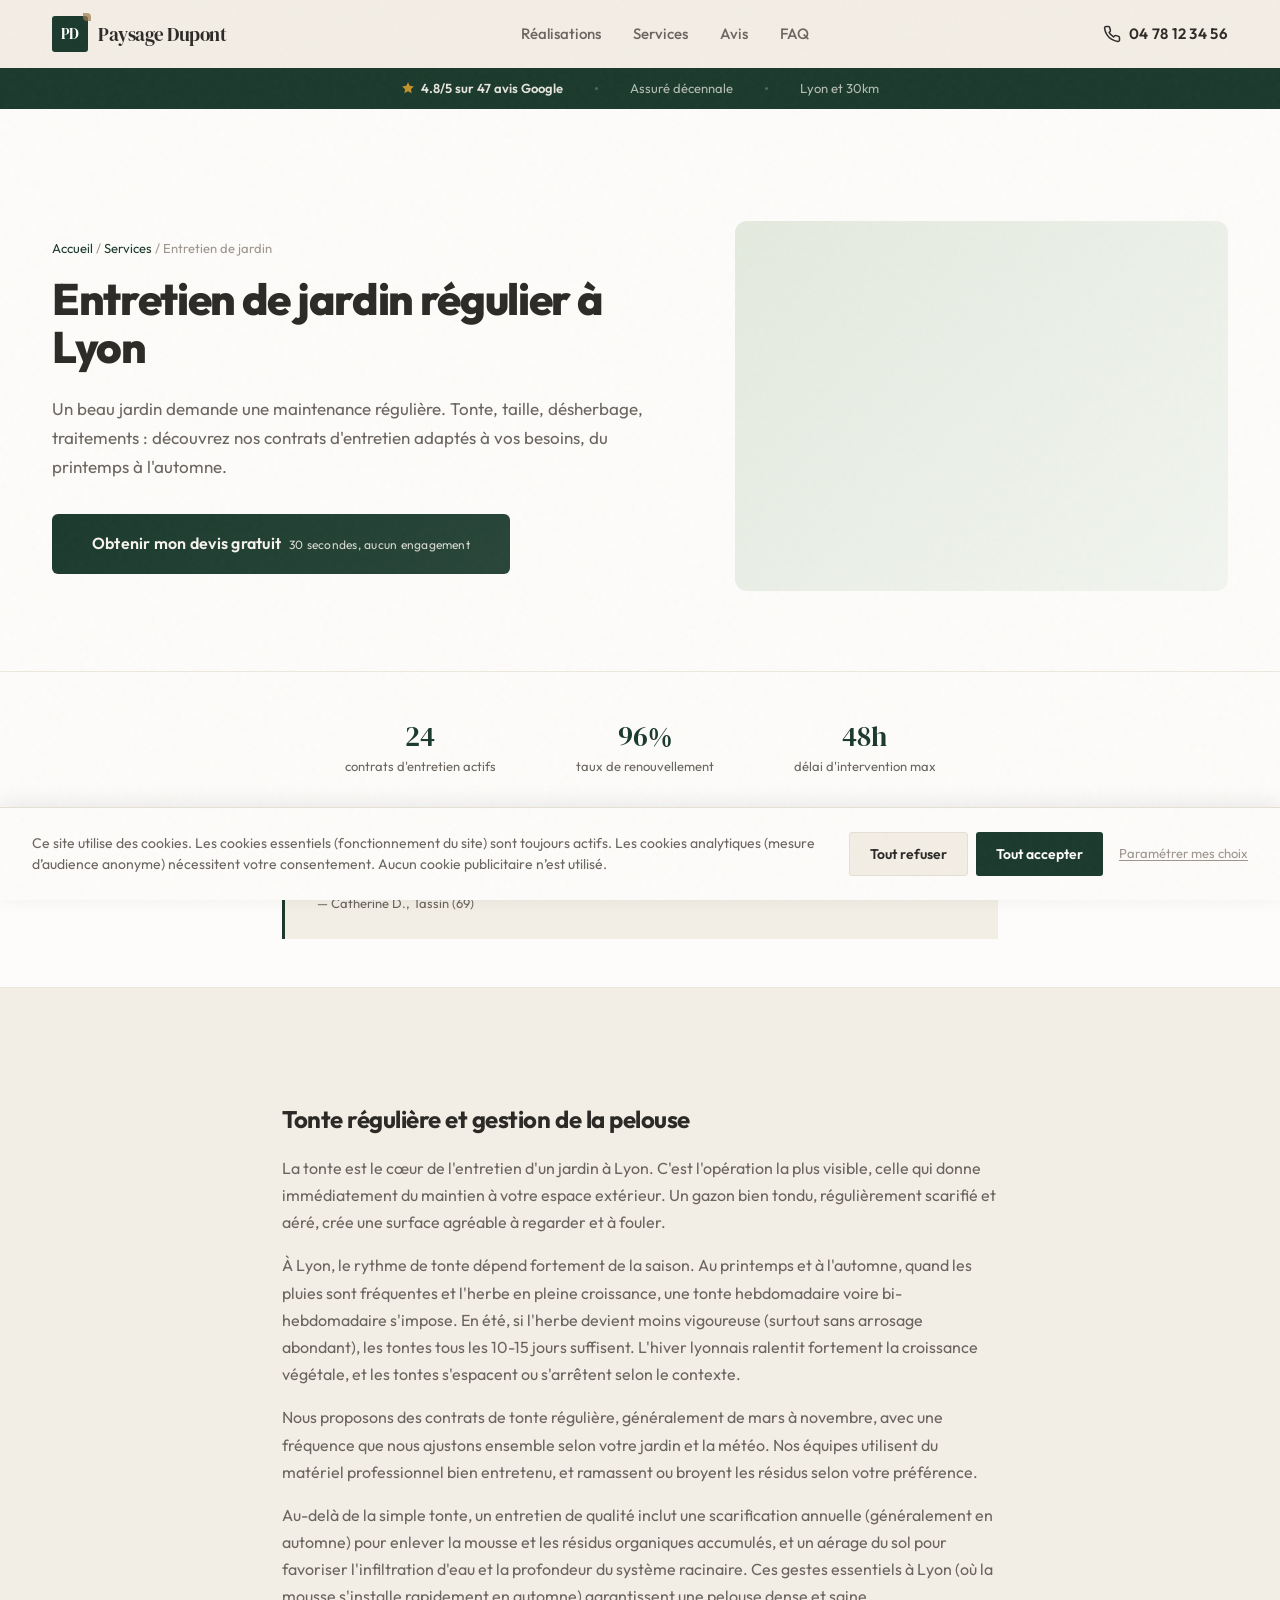
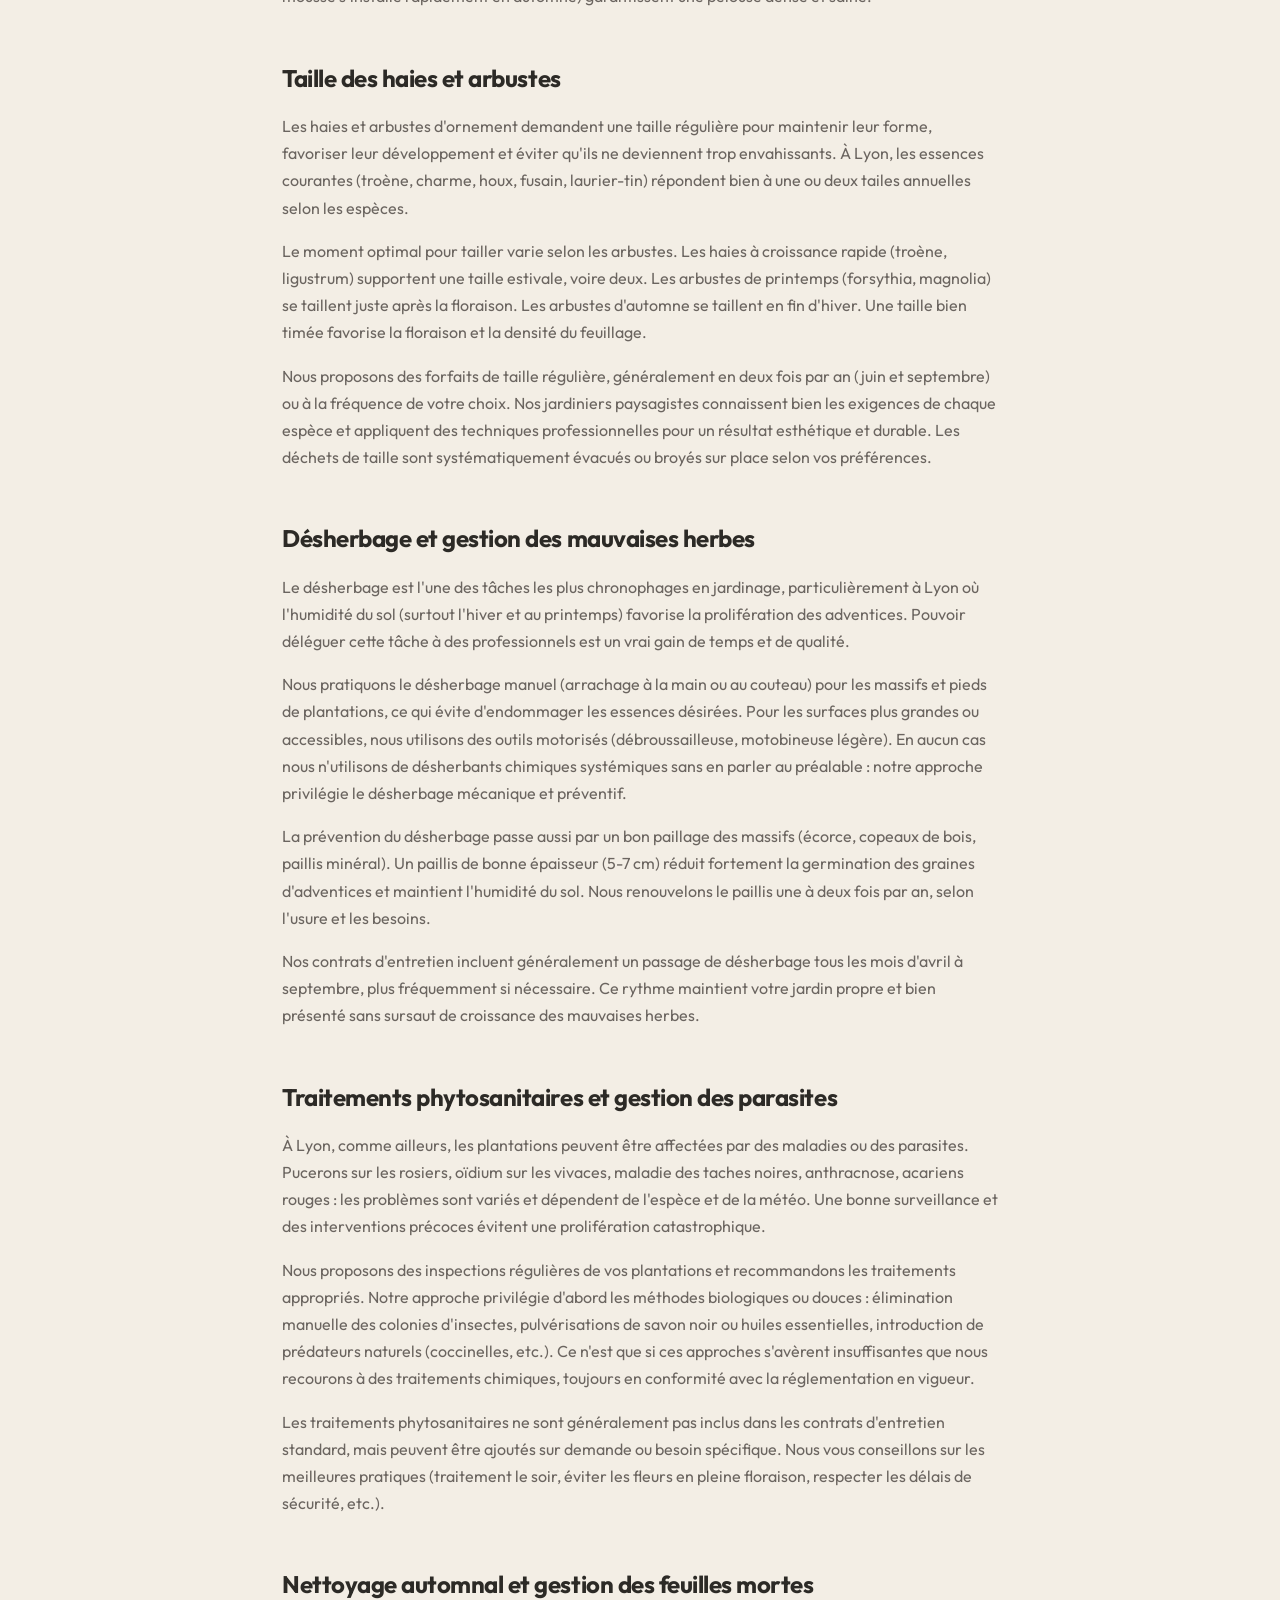
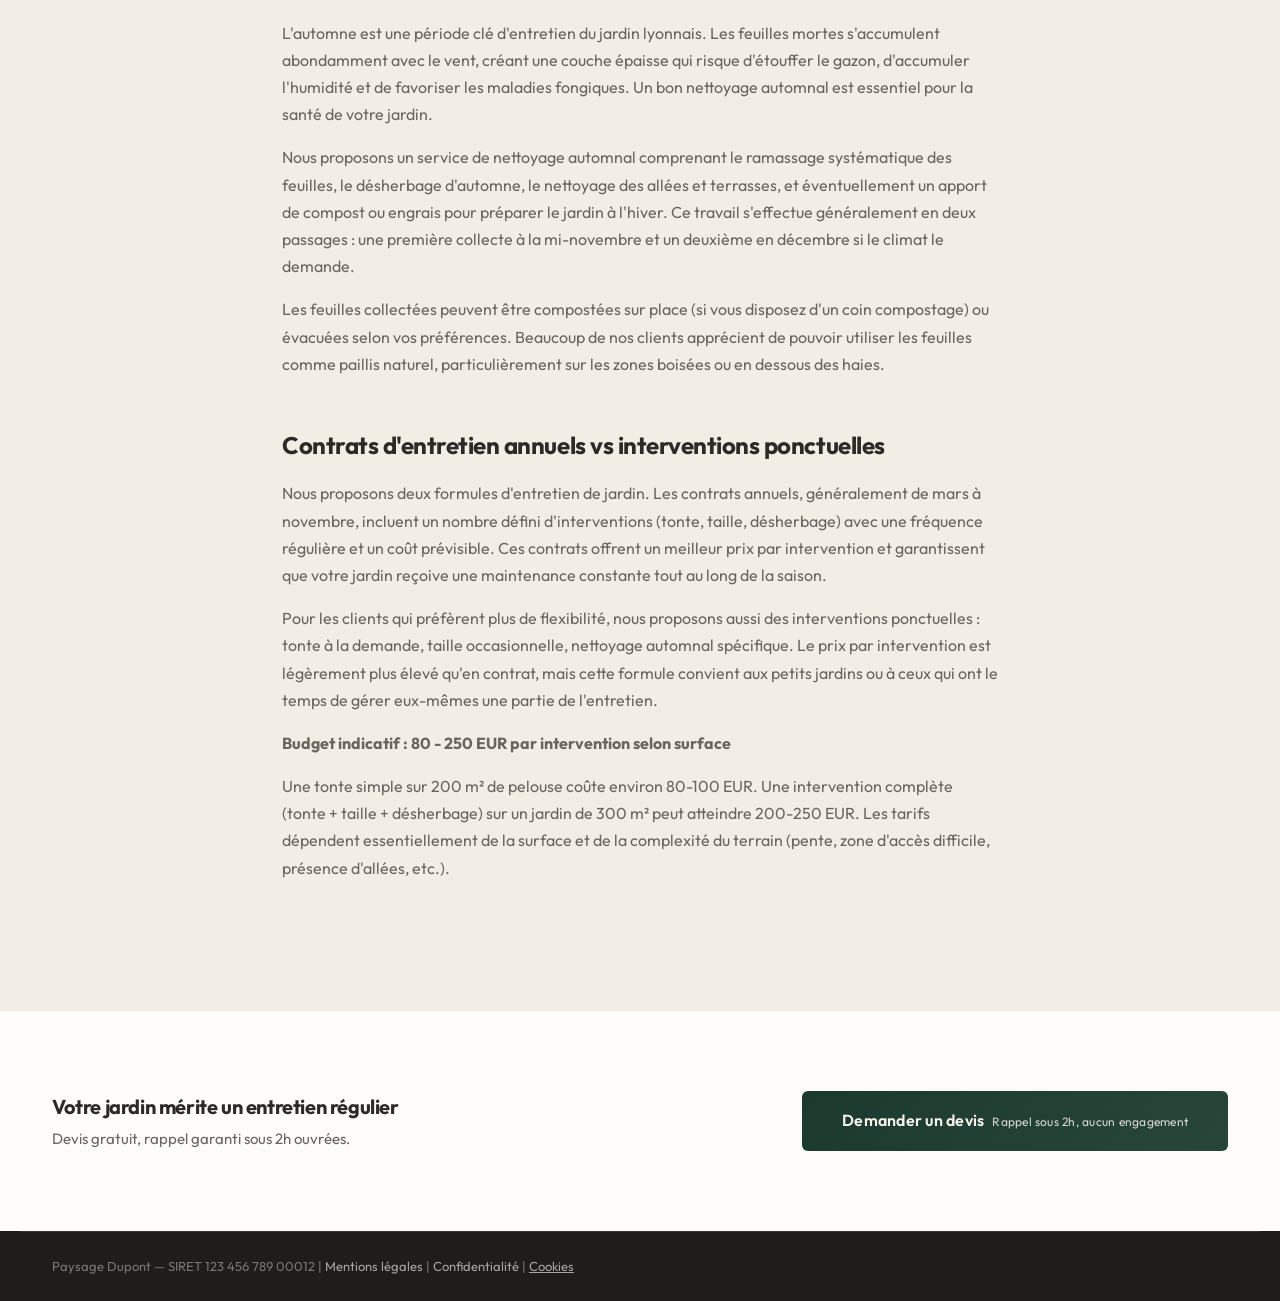
<file: pages/entretien-jardin.html>
<!DOCTYPE html>
<html lang="fr">
<head>
  <meta charset="UTF-8">
  <meta name="viewport" content="width=device-width, initial-scale=1.0">
  <meta name="referrer-policy" content="strict-origin-when-cross-origin">
  <meta http-equiv="Permissions-Policy" content="camera=(), microphone=(), geolocation=(), payment=()">
  <title>Entretien de Jardin à Lyon — Paysage Dupont</title>
  <meta name="description" content="Entretien régulier de jardin à Lyon : tonte, taille, désherbage, traitements. Contrats annuels ou ponctuels. Devis gratuit.">
  <meta name="robots" content="index, follow">
  
  <!-- Open Graph -->
  <meta property="og:title" content="Entretien de Jardin à Lyon — Paysage Dupont">
  <meta property="og:description" content="Entretien régulier de jardin à Lyon. Tonte, taille, désherbage. 96% de renouvellement. Devis gratuit.">
  <meta property="og:type" content="website">
  <meta property="og:locale" content="fr_FR">
  <meta property="og:url" content="https://paysage-dupont-lyon.fr/pages/entretien-jardin.html">
  <meta property="og:image" content="https://paysage-dupont-lyon.fr/img/og-image.jpg">
  <meta property="og:image:width" content="1200">
  <meta property="og:image:height" content="630">
  <meta property="og:site_name" content="Paysage Dupont Lyon">
  <meta name="twitter:card" content="summary_large_image">
  <meta name="twitter:title" content="Entretien de Jardin à Lyon — Paysage Dupont">
  <meta name="twitter:description" content="Entretien régulier de jardin à Lyon. Tonte, taille, désherbage. 96% de renouvellement. Devis gratuit.">
  <meta name="twitter:image" content="https://paysage-dupont-lyon.fr/img/og-image.jpg">
  <link rel="canonical" href="https://paysage-dupont-lyon.fr/pages/entretien-jardin.html">
  <!-- Favicon -->
  <link rel="icon" type="image/svg+xml" href="../img/favicon.svg">
  <link rel="icon" type="image/png" sizes="32x32" href="../img/favicon-32x32.png">
  <link rel="apple-touch-icon" href="../img/favicon-32x32.png">
  <link rel="stylesheet" href="../css/style.min.css?v=8">
  <!-- Anti-flash cookie: cache le banner si consent existe -->
  <script>
  try{var h=false;try{if(localStorage.getItem('cookie_consent'))h=true}catch(e){}if(!h){try{if(sessionStorage.getItem('cookie_consent'))h=true}catch(e){}}if(!h){try{if(document.cookie.indexOf('cc_set=1')!==-1)h=true}catch(e){}}if(h)document.documentElement.classList.add('cc-ok')}catch(e){}
  </script>
  <style>.cc-ok #cookie-banner{display:none!important}</style>
</head>
<body>
  <a href="#main" class="skip-link">Passer au contenu</a>

  <!-- Header with navigation -->
  <header class="header" role="banner">
    <div class="header__inner">
      <a href="../index.html" class="header__logo" aria-label="Paysage Dupont Lyon — Accueil">
        <span class="header__logo-mark">PD</span>
        <span class="header__logo-text">Paysage Dupont</span>
      </a>
      <nav class="header__nav" role="navigation" aria-label="Navigation principale">
        <ul class="header__nav-list">
          <li><a href="../index.html#realisations">Réalisations</a></li>
          <li><a href="../index.html#services">Services</a></li>
          <li><a href="../index.html#avis">Avis</a></li>
          <li><a href="../index.html#faq">FAQ</a></li>
        </ul>
      </nav>
      <a href="tel:+33478123456" class="header__phone" aria-label="Appeler le 04 78 12 34 56">
        <svg class="header__phone-icon" width="18" height="18" viewBox="0 0 24 24" fill="none" stroke="currentColor" stroke-width="2" stroke-linecap="round" stroke-linejoin="round"><path d="M22 16.92v3a2 2 0 0 1-2.18 2 19.79 19.79 0 0 1-8.63-3.07 19.5 19.5 0 0 1-6-6 19.79 19.79 0 0 1-3.07-8.67A2 2 0 0 1 4.11 2h3a2 2 0 0 1 2 1.72 12.84 12.84 0 0 0 .7 2.81 2 2 0 0 1-.45 2.11L8.09 9.91a16 16 0 0 0 6 6l1.27-1.27a2 2 0 0 1 2.11-.45 12.84 12.84 0 0 0 2.81.7A2 2 0 0 1 22 16.92z"/></svg>
        04 78 12 34 56
      </a>
      <button class="header__burger" id="burger-btn" aria-label="Ouvrir le menu" aria-expanded="false">
        <span></span><span></span><span></span>
      </button>
    </div>
    <div class="trust-bar">
      <div class="trust-bar__inner">
        <span class="trust-bar__item trust-bar__item--rating">
          <svg width="14" height="14" viewBox="0 0 24 24" fill="currentColor"><path d="M12 2l3.09 6.26L22 9.27l-5 4.87 1.18 6.88L12 17.77l-6.18 3.25L7 14.14 2 9.27l6.91-1.01L12 2z"/></svg>
          4.8/5 sur 47 avis Google
        </span>
        <span class="trust-bar__sep" aria-hidden="true"></span>
        <span class="trust-bar__item">Assuré décennale</span>
        <span class="trust-bar__sep" aria-hidden="true"></span>
        <span class="trust-bar__item">Lyon et 30km</span>
      </div>
    </div>
  </header>

  <!-- Mobile nav overlay -->
  <div class="mobile-nav" id="mobile-nav" hidden>
    <nav aria-label="Navigation mobile">
      <ul>
        <li><a href="../index.html#realisations">Réalisations</a></li>
        <li><a href="../index.html#services">Services</a></li>
        <li><a href="../index.html#avis">Avis</a></li>
        <li><a href="../index.html#faq">FAQ</a></li>
        <li><a href="contact.html?ref=menu" class="mobile-nav__cta">Devis gratuit</a></li>
      </ul>
      <a href="tel:+33478123456" class="mobile-nav__phone">04 78 12 34 56</a>
    </nav>
  </div>

  <main id="main">
    <!-- Service Hero -->
    <section class="service-hero">
      <div class="service-hero__inner">
        <div>
          <p class="service-hero__breadcrumb"><a href="../index.html">Accueil</a> / <a href="../index.html#services">Services</a> / Entretien de jardin</p>
          <h1 class="service-hero__title">Entretien de jardin régulier à Lyon</h1>
          <p class="service-hero__text">Un beau jardin demande une maintenance régulière. Tonte, taille, désherbage, traitements : découvrez nos contrats d'entretien adaptés à vos besoins, du printemps à l'automne.</p>
          <a href="contact.html?service=entretien&ref=service_page_cta" class="btn btn--primary btn--lg">
            Obtenir mon devis gratuit
            <span class="btn__sub">30 secondes, aucun engagement</span>
          </a>
        </div>
        <div class="service-hero__img">
          <div class="service-hero__img-placeholder" role="img" aria-label="Entretien de jardin avec tonte et taille de haies"></div>
        </div>
      </div>
    </section>

    <!-- Trust Proof — Preuve sociale contextuelle -->
    <section class="service-proof">
      <div class="service-proof__inner">
        <div class="service-proof__stats">
          <div class="service-proof__stat reveal">
            <span class="service-proof__number">24</span>
            <span class="service-proof__label">contrats d'entretien actifs</span>
          </div>
          <div class="service-proof__stat reveal">
            <span class="service-proof__number">96%</span>
            <span class="service-proof__label">taux de renouvellement</span>
          </div>
          <div class="service-proof__stat reveal">
            <span class="service-proof__number">48h</span>
            <span class="service-proof__label">délai d'intervention max</span>
          </div>
        </div>
        <blockquote class="service-proof__quote reveal">
          <p>"Deux ans qu'on fait appel à Marc pour l'entretien. Toujours ponctuel, le jardin est impeccable. On ne s'occupe plus de rien et c'est un vrai soulagement."</p>
          <cite>— Catherine D., Tassin (69)</cite>
        </blockquote>
      </div>
    </section>

    <!-- Service Content SEO -->
    <section class="service-content">
      <div class="service-content__inner">
        <h2 class="reveal">Tonte régulière et gestion de la pelouse</h2>
        <p>La tonte est le cœur de l'entretien d'un jardin à Lyon. C'est l'opération la plus visible, celle qui donne immédiatement du maintien à votre espace extérieur. Un gazon bien tondu, régulièrement scarifié et aéré, crée une surface agréable à regarder et à fouler.</p>
        <p>À Lyon, le rythme de tonte dépend fortement de la saison. Au printemps et à l'automne, quand les pluies sont fréquentes et l'herbe en pleine croissance, une tonte hebdomadaire voire bi-hebdomadaire s'impose. En été, si l'herbe devient moins vigoureuse (surtout sans arrosage abondant), les tontes tous les 10-15 jours suffisent. L'hiver lyonnais ralentit fortement la croissance végétale, et les tontes s'espacent ou s'arrêtent selon le contexte.</p>
        <p>Nous proposons des contrats de tonte régulière, généralement de mars à novembre, avec une fréquence que nous ajustons ensemble selon votre jardin et la météo. Nos équipes utilisent du matériel professionnel bien entretenu, et ramassent ou broyent les résidus selon votre préférence.</p>
        <p>Au-delà de la simple tonte, un entretien de qualité inclut une scarification annuelle (généralement en automne) pour enlever la mousse et les résidus organiques accumulés, et un aérage du sol pour favoriser l'infiltration d'eau et la profondeur du système racinaire. Ces gestes essentiels à Lyon (où la mousse s'installe rapidement en automne) garantissent une pelouse dense et saine.</p>

        <h2 class="reveal">Taille des haies et arbustes</h2>
        <p>Les haies et arbustes d'ornement demandent une taille régulière pour maintenir leur forme, favoriser leur développement et éviter qu'ils ne deviennent trop envahissants. À Lyon, les essences courantes (troène, charme, houx, fusain, laurier-tin) répondent bien à une ou deux tailes annuelles selon les espèces.</p>
        <p>Le moment optimal pour tailler varie selon les arbustes. Les haies à croissance rapide (troène, ligustrum) supportent une taille estivale, voire deux. Les arbustes de printemps (forsythia, magnolia) se taillent juste après la floraison. Les arbustes d'automne se taillent en fin d'hiver. Une taille bien timée favorise la floraison et la densité du feuillage.</p>
        <p>Nous proposons des forfaits de taille régulière, généralement en deux fois par an (juin et septembre) ou à la fréquence de votre choix. Nos jardiniers paysagistes connaissent bien les exigences de chaque espèce et appliquent des techniques professionnelles pour un résultat esthétique et durable. Les déchets de taille sont systématiquement évacués ou broyés sur place selon vos préférences.</p>

        <h2 class="reveal">Désherbage et gestion des mauvaises herbes</h2>
        <p>Le désherbage est l'une des tâches les plus chronophages en jardinage, particulièrement à Lyon où l'humidité du sol (surtout l'hiver et au printemps) favorise la prolifération des adventices. Pouvoir déléguer cette tâche à des professionnels est un vrai gain de temps et de qualité.</p>
        <p>Nous pratiquons le désherbage manuel (arrachage à la main ou au couteau) pour les massifs et pieds de plantations, ce qui évite d'endommager les essences désirées. Pour les surfaces plus grandes ou accessibles, nous utilisons des outils motorisés (débroussailleuse, motobineuse légère). En aucun cas nous n'utilisons de désherbants chimiques systémiques sans en parler au préalable : notre approche privilégie le désherbage mécanique et préventif.</p>
        <p>La prévention du désherbage passe aussi par un bon paillage des massifs (écorce, copeaux de bois, paillis minéral). Un paillis de bonne épaisseur (5-7 cm) réduit fortement la germination des graines d'adventices et maintient l'humidité du sol. Nous renouvelons le paillis une à deux fois par an, selon l'usure et les besoins.</p>
        <p>Nos contrats d'entretien incluent généralement un passage de désherbage tous les mois d'avril à septembre, plus fréquemment si nécessaire. Ce rythme maintient votre jardin propre et bien présenté sans sursaut de croissance des mauvaises herbes.</p>

        <h2 class="reveal">Traitements phytosanitaires et gestion des parasites</h2>
        <p>À Lyon, comme ailleurs, les plantations peuvent être affectées par des maladies ou des parasites. Pucerons sur les rosiers, oïdium sur les vivaces, maladie des taches noires, anthracnose, acariens rouges : les problèmes sont variés et dépendent de l'espèce et de la météo. Une bonne surveillance et des interventions précoces évitent une prolifération catastrophique.</p>
        <p>Nous proposons des inspections régulières de vos plantations et recommandons les traitements appropriés. Notre approche privilégie d'abord les méthodes biologiques ou douces : élimination manuelle des colonies d'insectes, pulvérisations de savon noir ou huiles essentielles, introduction de prédateurs naturels (coccinelles, etc.). Ce n'est que si ces approches s'avèrent insuffisantes que nous recourons à des traitements chimiques, toujours en conformité avec la réglementation en vigueur.</p>
        <p>Les traitements phytosanitaires ne sont généralement pas inclus dans les contrats d'entretien standard, mais peuvent être ajoutés sur demande ou besoin spécifique. Nous vous conseillons sur les meilleures pratiques (traitement le soir, éviter les fleurs en pleine floraison, respecter les délais de sécurité, etc.).</p>

        <h2 class="reveal">Nettoyage automnal et gestion des feuilles mortes</h2>
        <p>L'automne est une période clé d'entretien du jardin lyonnais. Les feuilles mortes s'accumulent abondamment avec le vent, créant une couche épaisse qui risque d'étouffer le gazon, d'accumuler l'humidité et de favoriser les maladies fongiques. Un bon nettoyage automnal est essentiel pour la santé de votre jardin.</p>
        <p>Nous proposons un service de nettoyage automnal comprenant le ramassage systématique des feuilles, le désherbage d'automne, le nettoyage des allées et terrasses, et éventuellement un apport de compost ou engrais pour préparer le jardin à l'hiver. Ce travail s'effectue généralement en deux passages : une première collecte à la mi-novembre et un deuxième en décembre si le climat le demande.</p>
        <p>Les feuilles collectées peuvent être compostées sur place (si vous disposez d'un coin compostage) ou évacuées selon vos préférences. Beaucoup de nos clients apprécient de pouvoir utiliser les feuilles comme paillis naturel, particulièrement sur les zones boisées ou en dessous des haies.</p>

        <h2 class="reveal">Contrats d'entretien annuels vs interventions ponctuelles</h2>
        <p>Nous proposons deux formules d'entretien de jardin. Les contrats annuels, généralement de mars à novembre, incluent un nombre défini d'interventions (tonte, taille, désherbage) avec une fréquence régulière et un coût prévisible. Ces contrats offrent un meilleur prix par intervention et garantissent que votre jardin reçoive une maintenance constante tout au long de la saison.</p>
        <p>Pour les clients qui préfèrent plus de flexibilité, nous proposons aussi des interventions ponctuelles : tonte à la demande, taille occasionnelle, nettoyage automnal spécifique. Le prix par intervention est légèrement plus élevé qu'en contrat, mais cette formule convient aux petits jardins ou à ceux qui ont le temps de gérer eux-mêmes une partie de l'entretien.</p>
        <p><strong>Budget indicatif : 80 - 250 EUR par intervention selon surface</strong></p>
        <p>Une tonte simple sur 200 m² de pelouse coûte environ 80-100 EUR. Une intervention complète (tonte + taille + désherbage) sur un jardin de 300 m² peut atteindre 200-250 EUR. Les tarifs dépendent essentiellement de la surface et de la complexité du terrain (pente, zone d'accès difficile, présence d'allées, etc.).</p>
      </div>
    </section>

    <!-- CTA Band -->
    <section class="service-cta">
      <div class="service-cta__inner">
        <div>
          <p class="service-cta__text">Votre jardin mérite un entretien régulier</p>
          <p class="service-cta__sub">Devis gratuit, rappel garanti sous 2h ouvrées.</p>
        </div>
        <a href="contact.html?service=entretien&ref=service_page_cta" class="btn btn--primary btn--lg">
          Demander un devis
          <span class="btn__sub">Rappel sous 2h, aucun engagement</span>
        </a>
      </div>
    </section>
  </main>

  <footer class="footer" role="contentinfo">
    <div class="footer__bottom" style="padding: var(--space-lg) var(--space-xl);">
      <p>Paysage Dupont — SIRET 123 456 789 00012 | <a href="mentions-legales.html" style="color: rgba(255,255,255,0.6);">Mentions légales</a> | <a href="politique-confidentialite.html" style="color: rgba(255,255,255,0.6);">Confidentialité</a> | <button id="footer-cookie-btn" style="color: rgba(255,255,255,0.6); background: none; border: none; cursor: pointer; font: inherit; text-decoration: underline; padding: 0;">Cookies</button></p>
    </div>
  </footer>

  <!-- Mobile Sticky Bar -->
  <div class="mobile-sticky-bar" id="mobile-sticky-bar" hidden>
    <a href="tel:+33478123456" class="mobile-sticky-bar__phone" aria-label="Appeler maintenant">
      <svg width="18" height="18" viewBox="0 0 24 24" fill="none" stroke="currentColor" stroke-width="2" stroke-linecap="round" stroke-linejoin="round"><path d="M22 16.92v3a2 2 0 0 1-2.18 2 19.79 19.79 0 0 1-8.63-3.07 19.5 19.5 0 0 1-6-6 19.79 19.79 0 0 1-3.07-8.67A2 2 0 0 1 4.11 2h3a2 2 0 0 1 2 1.72 12.84 12.84 0 0 0 .7 2.81 2 2 0 0 1-.45 2.11L8.09 9.91a16 16 0 0 0 6 6l1.27-1.27a2 2 0 0 1 2.11-.45 12.84 12.84 0 0 0 2.81.7A2 2 0 0 1 22 16.92z"/></svg>
      Appeler
    </a>
    <a href="contact.html?service=entretien&ref=sticky_mobile" class="mobile-sticky-bar__cta">Devis gratuit</a>
  </div>

  <!-- Exit-intent popup -->
  <div class="exit-popup" id="exit-popup" aria-hidden="true" role="dialog" aria-label="Offre avant de partir">
    <div class="exit-popup__card">
      <button class="exit-popup__close" id="exit-popup-close" aria-label="Fermer">
        <svg width="20" height="20" viewBox="0 0 24 24" fill="none" stroke="currentColor" stroke-width="2" stroke-linecap="round" stroke-linejoin="round"><line x1="18" y1="6" x2="6" y2="18"/><line x1="6" y1="6" x2="18" y2="18"/></svg>
      </button>
      <span class="exit-popup__badge">Réponse sous 2h</span>
      <h3 class="exit-popup__title">Votre devis entretien en 30 secondes</h3>
      <p class="exit-popup__text">Décrivez vos besoins et recevez un devis détaillé sous 48h. Aucun engagement, premier passage d'essai possible.</p>
      <a href="contact.html?service=entretien&ref=exit_popup" class="exit-popup__cta">Obtenir mon devis gratuit</a>
      <button class="exit-popup__dismiss" id="exit-popup-dismiss">Non merci, je continue ma visite</button>
      <div class="exit-popup__proof">
        <span>4.8/5 sur 47 avis Google</span>
        <span aria-hidden="true">&middot;</span>
        <span>96% de renouvellement</span>
      </div>
    </div>
  </div>

  <script src="../js/main.min.js?v=8"></script>
</body>
</html>
</file>
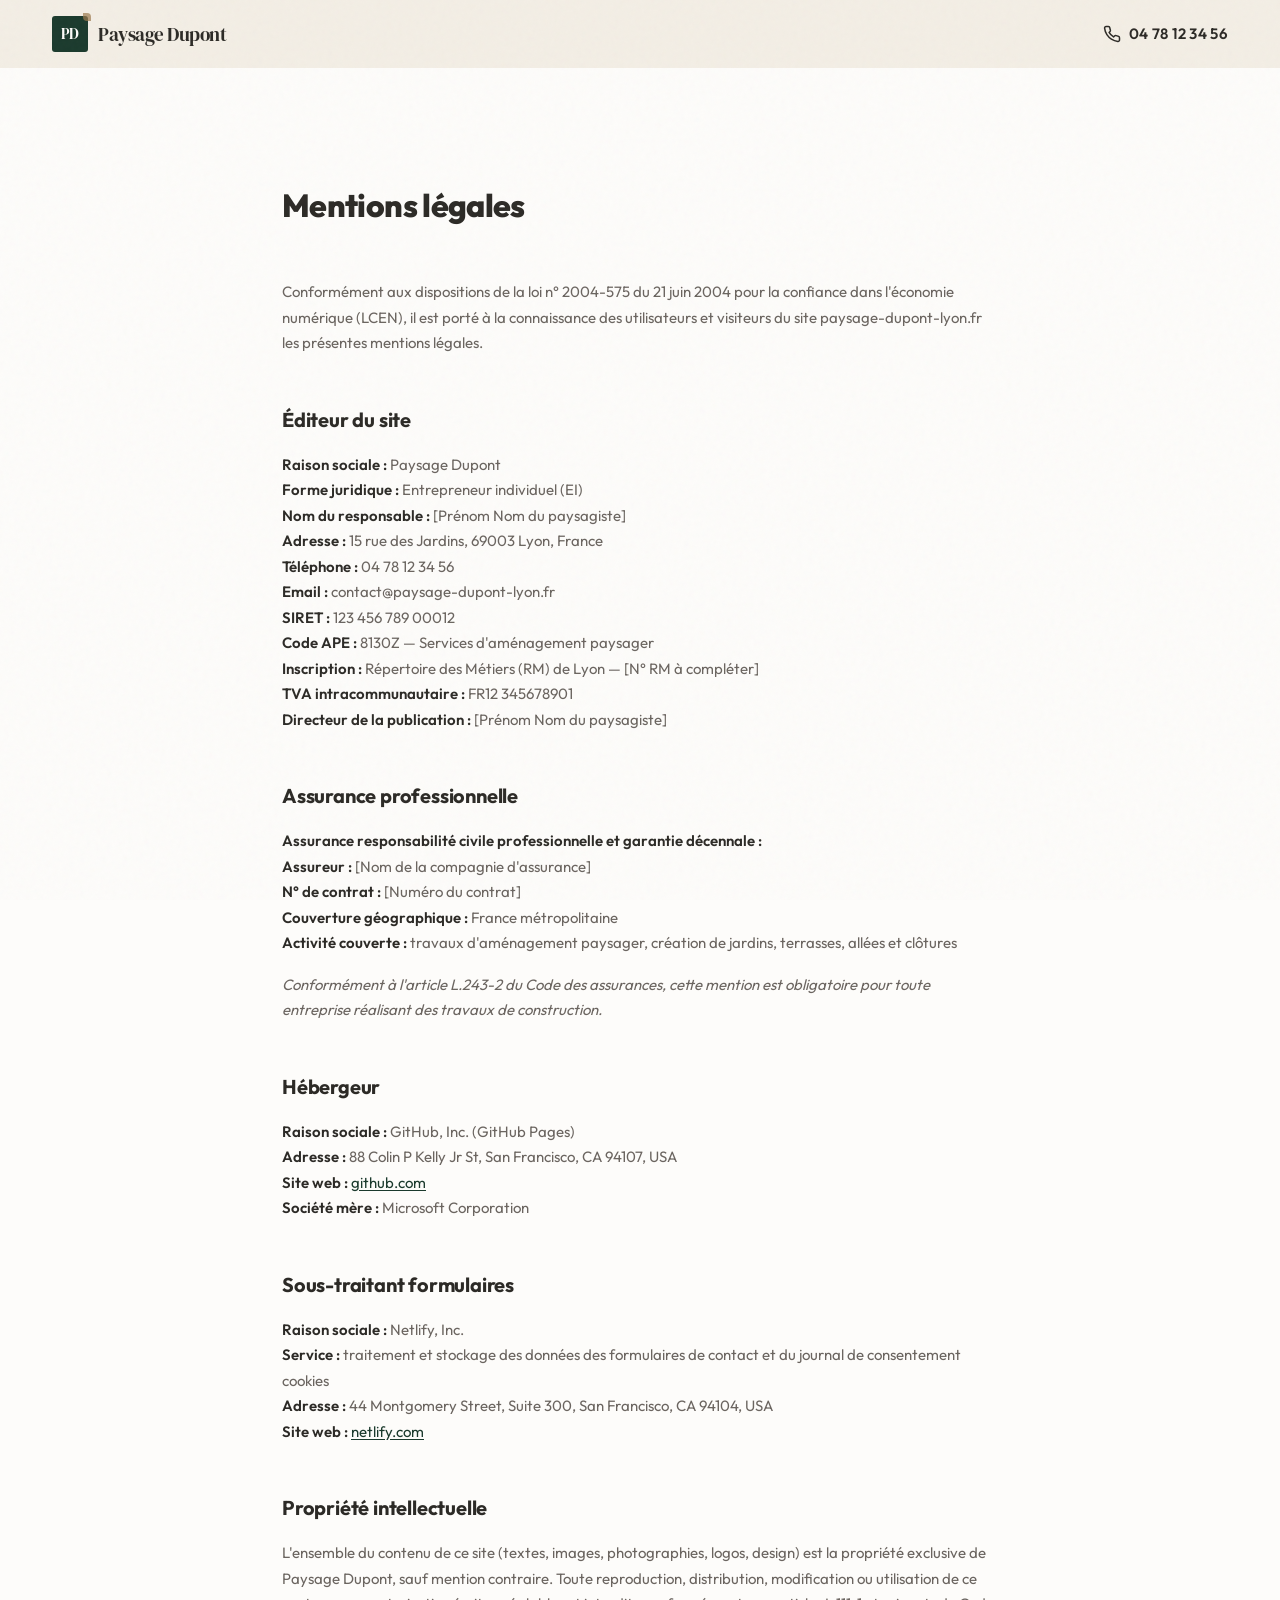
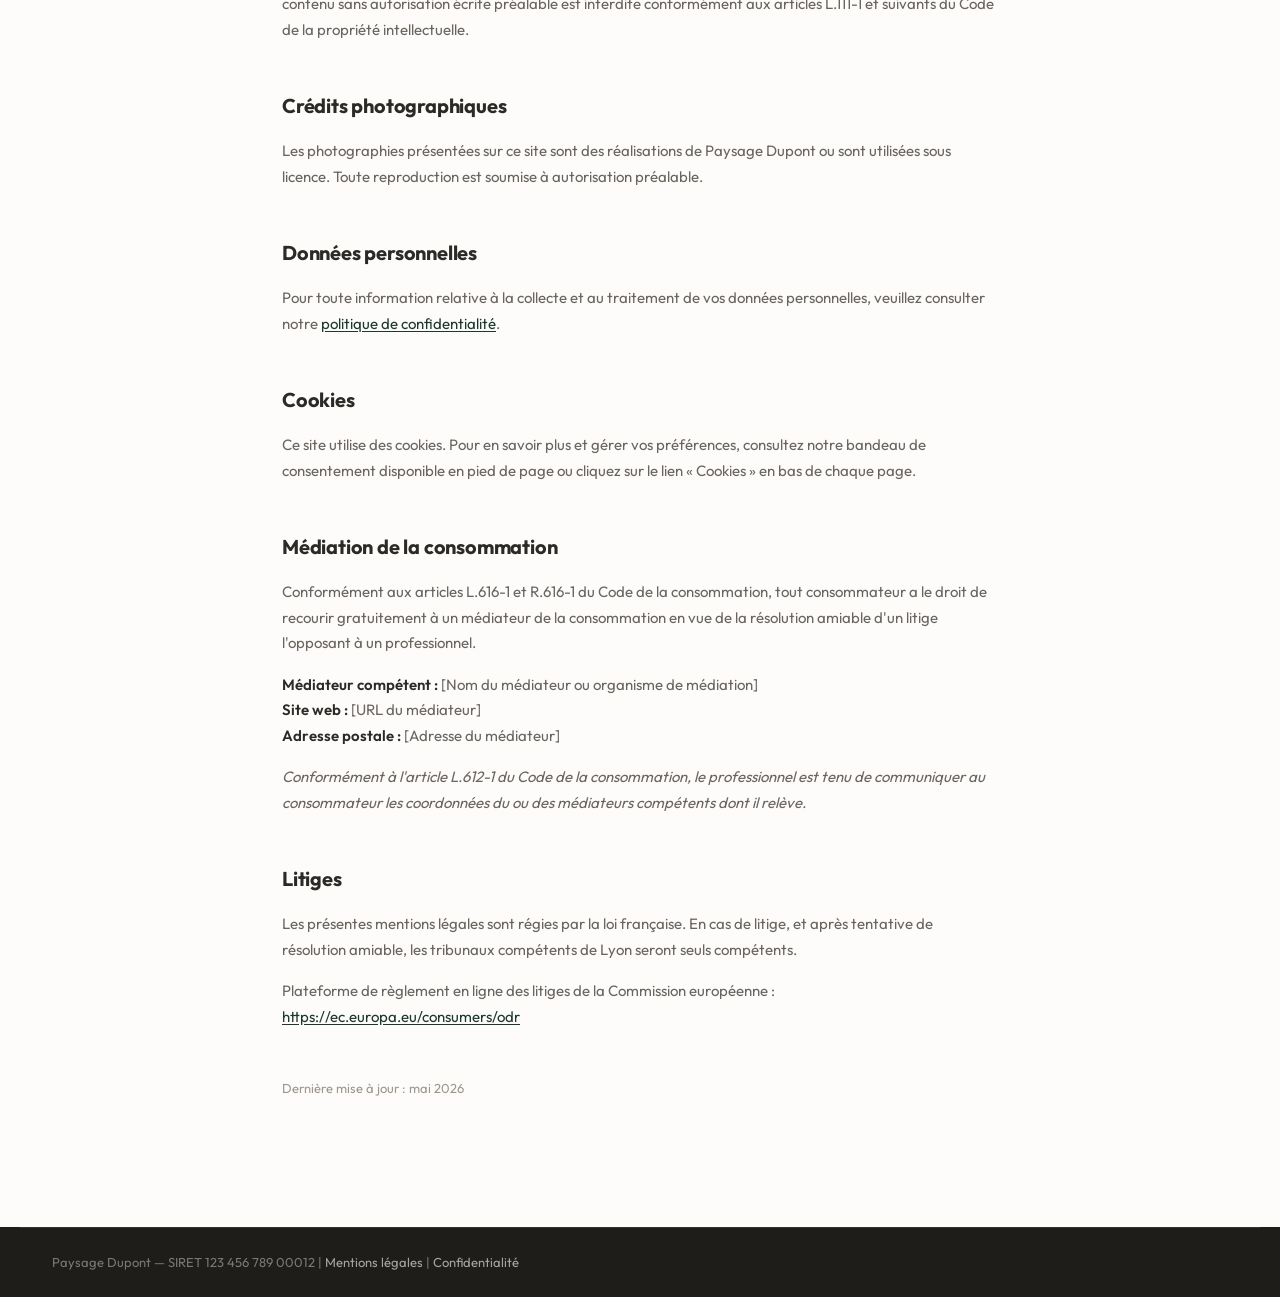
<file: pages/mentions-legales.html>
<!DOCTYPE html>
<html lang="fr">
<head>
  <meta charset="UTF-8">
  <meta name="viewport" content="width=device-width, initial-scale=1.0">
  <meta name="referrer-policy" content="strict-origin-when-cross-origin">
  <meta http-equiv="Permissions-Policy" content="camera=(), microphone=(), geolocation=(), payment=()">
  <title>Mentions Légales — Paysage Dupont Lyon</title>
  <meta name="description" content="Mentions légales du site paysage-dupont-lyon.fr. Informations sur l'éditeur, l'hébergeur et la propriété intellectuelle.">
  <meta name="robots" content="noindex, follow">
  <!-- Favicon -->
  <link rel="icon" type="image/svg+xml" href="../img/favicon.svg">
  <link rel="icon" type="image/png" sizes="32x32" href="../img/favicon-32x32.png">
  <link rel="apple-touch-icon" href="../img/favicon-32x32.png">
  <link rel="stylesheet" href="../css/style.min.css?v=8">
  <style>
    .legal-page { background: var(--clr-surface); }
    .legal-page__inner {
      max-width: var(--max-width-narrow);
      margin: 0 auto;
      padding: var(--space-4xl) var(--space-xl);
    }
    .legal-page h1 {
      font-size: clamp(1.5rem, 3vw, 2rem);
      font-weight: var(--font-weight-extrabold);
      letter-spacing: -0.02em;
      margin-bottom: var(--space-2xl);
    }
    .legal-page h2 {
      font-size: 1.25rem;
      font-weight: var(--font-weight-bold);
      margin-top: var(--space-2xl);
      margin-bottom: var(--space-md);
      letter-spacing: -0.01em;
    }
    .legal-page p {
      font-size: 0.9375rem;
      color: var(--clr-text-secondary);
      line-height: 1.7;
      margin-bottom: var(--space-md);
    }
    .legal-page strong { color: var(--clr-text); font-weight: var(--font-weight-semibold); }
    .legal-page a { color: var(--clr-accent); text-decoration: underline; text-underline-offset: 2px; }
  </style>
  <!-- Anti-flash cookie: cache le banner si consent existe -->
  <script>
  try{var h=false;try{if(localStorage.getItem('cookie_consent'))h=true}catch(e){}if(!h){try{if(sessionStorage.getItem('cookie_consent'))h=true}catch(e){}}if(!h){try{if(document.cookie.indexOf('cc_set=1')!==-1)h=true}catch(e){}}if(h)document.documentElement.classList.add('cc-ok')}catch(e){}
  </script>
  <style>.cc-ok #cookie-banner{display:none!important}</style>
</head>
<body>

  <a href="#main" class="skip-link">Passer au contenu</a>

  <header class="header" role="banner">
    <div class="header__inner">
      <a href="../index.html" class="header__logo" aria-label="Retour à l'accueil">
        <span class="header__logo-mark">PD</span>
        <span class="header__logo-text">Paysage Dupont</span>
      </a>
      <a href="tel:+33478123456" class="header__phone">
        <svg class="header__phone-icon" width="18" height="18" viewBox="0 0 24 24" fill="none" stroke="currentColor" stroke-width="2" stroke-linecap="round" stroke-linejoin="round"><path d="M22 16.92v3a2 2 0 0 1-2.18 2 19.79 19.79 0 0 1-8.63-3.07 19.5 19.5 0 0 1-6-6 19.79 19.79 0 0 1-3.07-8.67A2 2 0 0 1 4.11 2h3a2 2 0 0 1 2 1.72 12.84 12.84 0 0 0 .7 2.81 2 2 0 0 1-.45 2.11L8.09 9.91a16 16 0 0 0 6 6l1.27-1.27a2 2 0 0 1 2.11-.45 12.84 12.84 0 0 0 2.81.7A2 2 0 0 1 22 16.92z"/></svg>
        04 78 12 34 56
      </a>
    </div>
  </header>

  <main id="main">
    <section class="legal-page">
      <div class="legal-page__inner">
        <h1>Mentions légales</h1>
        <p>Conformément aux dispositions de la loi n° 2004-575 du 21 juin 2004 pour la confiance dans l'économie numérique (LCEN), il est porté à la connaissance des utilisateurs et visiteurs du site paysage-dupont-lyon.fr les présentes mentions légales.</p>

        <h2>Éditeur du site</h2>
        <p>
          <strong>Raison sociale :</strong> Paysage Dupont<br>
          <strong>Forme juridique :</strong> Entrepreneur individuel (EI)<br>
          <strong>Nom du responsable :</strong> [Prénom Nom du paysagiste]<br>
          <strong>Adresse :</strong> 15 rue des Jardins, 69003 Lyon, France<br>
          <strong>Téléphone :</strong> 04 78 12 34 56<br>
          <strong>Email :</strong> contact@paysage-dupont-lyon.fr<br>
          <strong>SIRET :</strong> 123 456 789 00012<br>
          <strong>Code APE :</strong> 8130Z — Services d'aménagement paysager<br>
          <strong>Inscription :</strong> Répertoire des Métiers (RM) de Lyon — [N° RM à compléter]<br>
          <strong>TVA intracommunautaire :</strong> FR12 345678901<br>
          <strong>Directeur de la publication :</strong> [Prénom Nom du paysagiste]
        </p>

        <h2>Assurance professionnelle</h2>
        <p>
          <strong>Assurance responsabilité civile professionnelle et garantie décennale :</strong><br>
          <strong>Assureur :</strong> [Nom de la compagnie d'assurance]<br>
          <strong>N° de contrat :</strong> [Numéro du contrat]<br>
          <strong>Couverture géographique :</strong> France métropolitaine<br>
          <strong>Activité couverte :</strong> travaux d'aménagement paysager, création de jardins, terrasses, allées et clôtures
        </p>
        <p><em>Conformément à l'article L.243-2 du Code des assurances, cette mention est obligatoire pour toute entreprise réalisant des travaux de construction.</em></p>

        <h2>Hébergeur</h2>
        <p>
          <strong>Raison sociale :</strong> GitHub, Inc. (GitHub Pages)<br>
          <strong>Adresse :</strong> 88 Colin P Kelly Jr St, San Francisco, CA 94107, USA<br>
          <strong>Site web :</strong> <a href="https://github.com" target="_blank" rel="noopener noreferrer">github.com</a><br>
          <strong>Société mère :</strong> Microsoft Corporation
        </p>

        <h2>Sous-traitant formulaires</h2>
        <p>
          <strong>Raison sociale :</strong> Netlify, Inc.<br>
          <strong>Service :</strong> traitement et stockage des données des formulaires de contact et du journal de consentement cookies<br>
          <strong>Adresse :</strong> 44 Montgomery Street, Suite 300, San Francisco, CA 94104, USA<br>
          <strong>Site web :</strong> <a href="https://www.netlify.com" target="_blank" rel="noopener noreferrer">netlify.com</a>
        </p>

        <h2>Propriété intellectuelle</h2>
        <p>L'ensemble du contenu de ce site (textes, images, photographies, logos, design) est la propriété exclusive de Paysage Dupont, sauf mention contraire. Toute reproduction, distribution, modification ou utilisation de ce contenu sans autorisation écrite préalable est interdite conformément aux articles L.111-1 et suivants du Code de la propriété intellectuelle.</p>

        <h2>Crédits photographiques</h2>
        <p>Les photographies présentées sur ce site sont des réalisations de Paysage Dupont ou sont utilisées sous licence. Toute reproduction est soumise à autorisation préalable.</p>

        <h2>Données personnelles</h2>
        <p>Pour toute information relative à la collecte et au traitement de vos données personnelles, veuillez consulter notre <a href="politique-confidentialite.html">politique de confidentialité</a>.</p>

        <h2>Cookies</h2>
        <p>Ce site utilise des cookies. Pour en savoir plus et gérer vos préférences, consultez notre bandeau de consentement disponible en pied de page ou cliquez sur le lien « Cookies » en bas de chaque page.</p>

        <h2>Médiation de la consommation</h2>
        <p>Conformément aux articles L.616-1 et R.616-1 du Code de la consommation, tout consommateur a le droit de recourir gratuitement à un médiateur de la consommation en vue de la résolution amiable d'un litige l'opposant à un professionnel.</p>
        <p>
          <strong>Médiateur compétent :</strong> [Nom du médiateur ou organisme de médiation]<br>
          <strong>Site web :</strong> [URL du médiateur]<br>
          <strong>Adresse postale :</strong> [Adresse du médiateur]
        </p>
        <p><em>Conformément à l'article L.612-1 du Code de la consommation, le professionnel est tenu de communiquer au consommateur les coordonnées du ou des médiateurs compétents dont il relève.</em></p>

        <h2>Litiges</h2>
        <p>Les présentes mentions légales sont régies par la loi française. En cas de litige, et après tentative de résolution amiable, les tribunaux compétents de Lyon seront seuls compétents.</p>
        <p>Plateforme de règlement en ligne des litiges de la Commission européenne : <a href="https://ec.europa.eu/consumers/odr" target="_blank" rel="noopener noreferrer">https://ec.europa.eu/consumers/odr</a></p>

        <p style="margin-top: var(--space-2xl); font-size: 0.8125rem; color: var(--clr-text-muted);">Dernière mise à jour : mai 2026</p>
      </div>
    </section>
  </main>

  <footer class="footer" role="contentinfo">
    <div class="footer__bottom" style="padding: var(--space-lg) var(--space-xl);">
      <p>Paysage Dupont — SIRET 123 456 789 00012 | <a href="mentions-legales.html" style="color: rgba(255,255,255,0.6);">Mentions légales</a> | <a href="politique-confidentialite.html" style="color: rgba(255,255,255,0.6);">Confidentialité</a></p>
    </div>
  </footer>

</body>
</html>
</file>
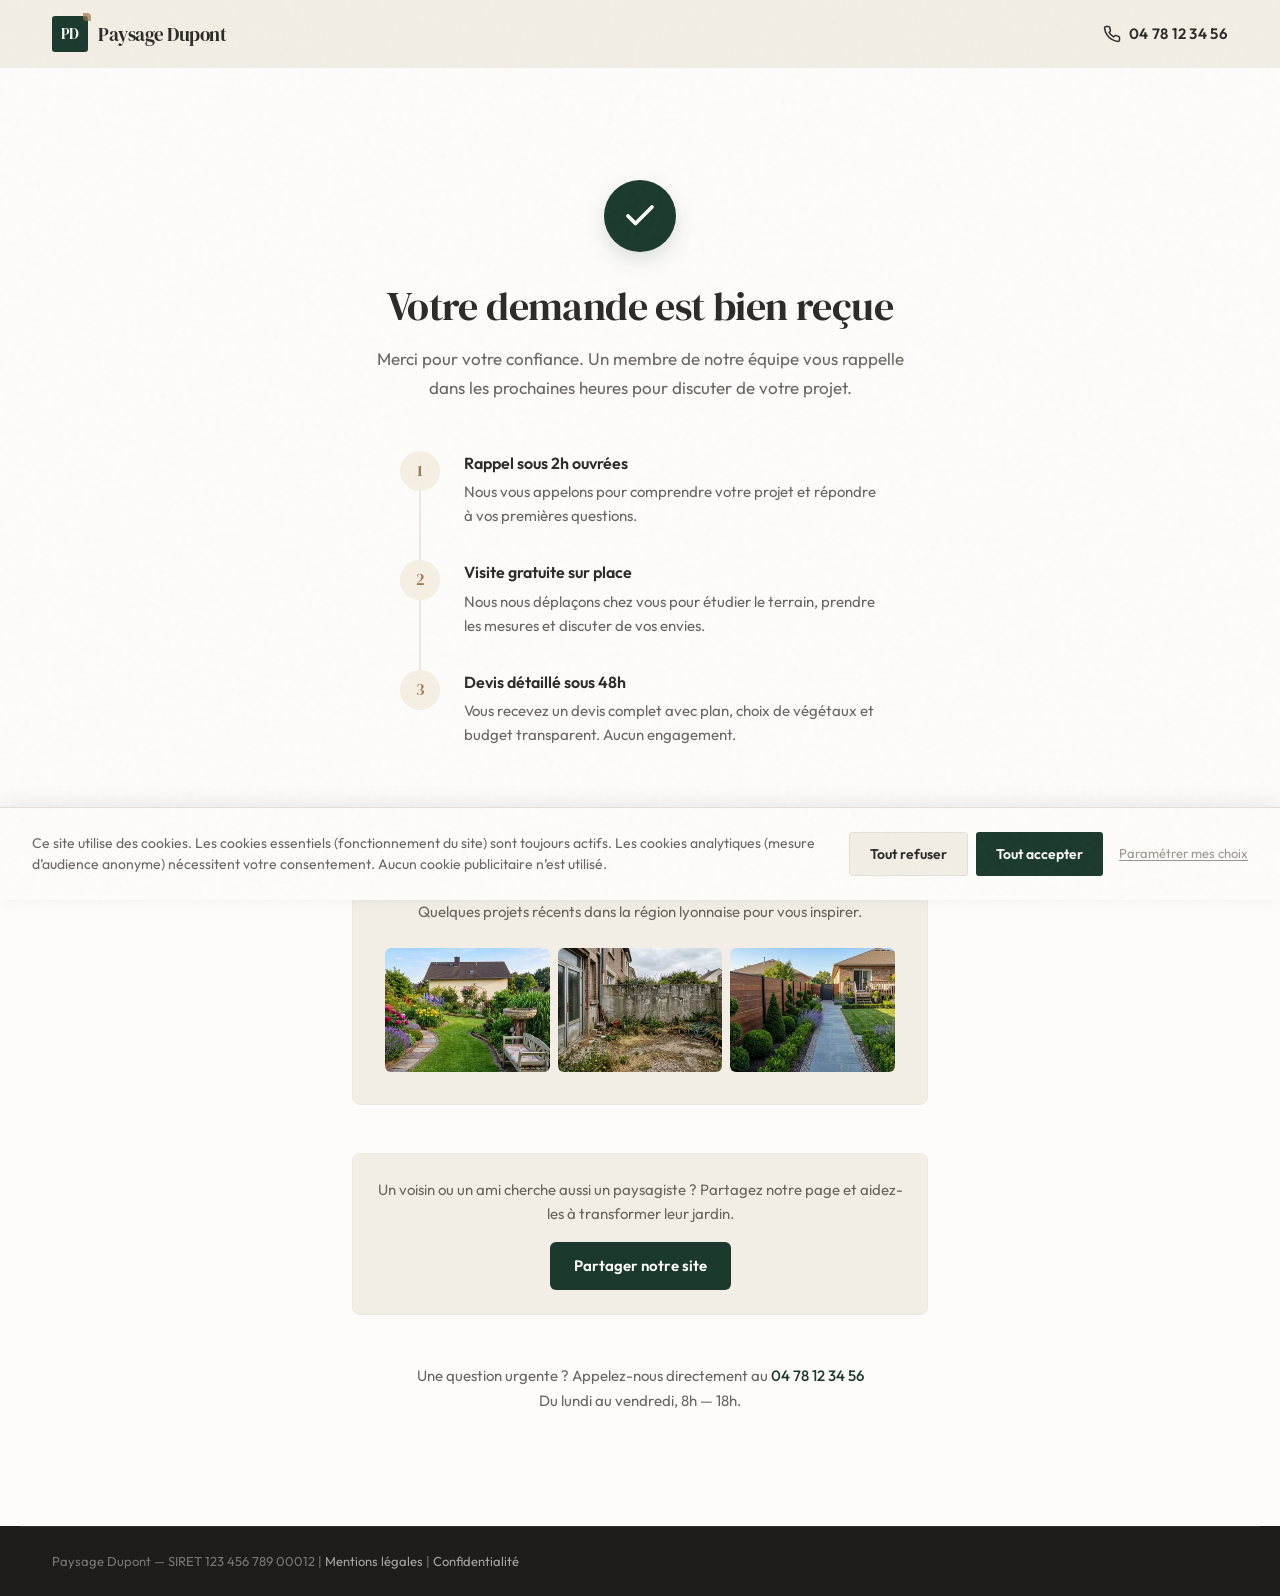
<file: pages/merci.html>
<!DOCTYPE html>
<html lang="fr">
<head>
  <meta charset="UTF-8">
  <meta name="viewport" content="width=device-width, initial-scale=1.0">
  <meta name="referrer-policy" content="strict-origin-when-cross-origin">
  <meta http-equiv="Permissions-Policy" content="camera=(), microphone=(), geolocation=(), payment=()">
  <title>Demande envoyée — Paysage Dupont Lyon</title>
  <meta name="description" content="Votre demande de devis a bien été reçue. Nous vous rappelons sous 2h ouvrées.">
  <meta name="robots" content="noindex, nofollow">
  <!-- Favicon -->
  <link rel="icon" type="image/svg+xml" href="../img/favicon.svg">
  <link rel="icon" type="image/png" sizes="32x32" href="../img/favicon-32x32.png">
  <link rel="apple-touch-icon" href="../img/favicon-32x32.png">
  <link rel="stylesheet" href="../css/style.min.css?v=8">
  <style>
    .thankyou { background: var(--clr-surface); min-height: 80vh; display: flex; align-items: center; }
    .thankyou__inner {
      max-width: 640px;
      margin: 0 auto;
      padding: var(--space-4xl) var(--space-xl);
      text-align: center;
    }
    .thankyou__check {
      width: 72px; height: 72px;
      border-radius: 50%;
      background: var(--clr-accent);
      display: inline-flex; align-items: center; justify-content: center;
      margin-bottom: var(--space-xl);
      box-shadow: 0 8px 24px -4px rgba(27,58,45,0.2);
    }
    .thankyou__check svg { color: #fff; }
    .thankyou__title {
      font-family: var(--font-display);
      font-size: clamp(1.75rem, 4vw, 2.5rem);
      font-weight: var(--font-weight-normal);
      letter-spacing: -0.015em;
      line-height: 1.12;
      margin-bottom: var(--space-md);
    }
    .thankyou__subtitle {
      font-size: 1.0625rem;
      color: var(--clr-text-secondary);
      margin-bottom: var(--space-2xl);
      max-width: 50ch;
      margin-left: auto;
      margin-right: auto;
      line-height: 1.7;
    }

    .thankyou__timeline {
      text-align: left;
      max-width: 480px;
      margin: 0 auto var(--space-3xl);
      display: flex;
      flex-direction: column;
      gap: 0;
    }
    .timeline-step {
      display: flex;
      gap: var(--space-lg);
      position: relative;
      padding-bottom: var(--space-xl);
    }
    .timeline-step:last-child { padding-bottom: 0; }
    .timeline-step__marker {
      width: 40px; height: 40px;
      border-radius: 50%;
      background: var(--clr-brass-light);
      color: var(--clr-brass);
      font-family: var(--font-display);
      font-weight: var(--font-weight-normal);
      font-size: 1rem;
      display: flex; align-items: center; justify-content: center;
      flex-shrink: 0;
      position: relative;
      z-index: 1;
    }
    .timeline-step:not(:last-child)::after {
      content: '';
      position: absolute;
      left: 19px;
      top: 40px;
      bottom: 0;
      width: 2px;
      background: var(--clr-border-light);
    }
    .timeline-step__content h3 {
      font-size: 1rem;
      font-weight: var(--font-weight-semibold);
      margin-bottom: 4px;
      color: var(--clr-text);
    }
    .timeline-step__content p {
      font-size: 0.9375rem;
      color: var(--clr-text-secondary);
      line-height: 1.6;
    }

    .thankyou__portfolio {
      background: var(--clr-bg);
      border-radius: var(--radius-lg);
      padding: var(--space-xl);
      margin-bottom: var(--space-2xl);
      border: 1px solid var(--clr-border-light);
    }
    .thankyou__portfolio h3 {
      font-family: var(--font-display);
      font-size: 1.25rem;
      margin-bottom: var(--space-sm);
    }
    .thankyou__portfolio p {
      font-size: 0.9375rem;
      color: var(--clr-text-secondary);
      margin-bottom: var(--space-lg);
      line-height: 1.6;
    }
    .thankyou__portfolio-grid {
      display: grid;
      grid-template-columns: repeat(3, 1fr);
      gap: var(--space-sm);
    }
    .thankyou__portfolio-img {
      aspect-ratio: 4/3;
      border-radius: var(--radius-md);
      background-size: cover;
      background-position: center;
    }

    .thankyou__contact {
      font-size: 0.9375rem;
      color: var(--clr-text-secondary);
      line-height: 1.7;
    }
    .thankyou__contact a { color: var(--clr-accent); font-weight: var(--font-weight-medium); }

    @media (max-width: 640px) {
      .thankyou__portfolio-grid { grid-template-columns: repeat(2, 1fr); }
    }
  </style>
  <!-- Anti-flash cookie: cache le banner si consent existe -->
  <script>
  try{var h=false;try{if(localStorage.getItem('cookie_consent'))h=true}catch(e){}if(!h){try{if(sessionStorage.getItem('cookie_consent'))h=true}catch(e){}}if(!h){try{if(document.cookie.indexOf('cc_set=1')!==-1)h=true}catch(e){}}if(h)document.documentElement.classList.add('cc-ok')}catch(e){}
  </script>
  <style>.cc-ok #cookie-banner{display:none!important}</style>
</head>
<body>

  <a href="#main" class="skip-link">Passer au contenu</a>

  <!-- Header simplifié -->
  <header class="header" role="banner">
    <div class="header__inner">
      <a href="../index.html" class="header__logo" aria-label="Retour à l'accueil">
        <span class="header__logo-mark">PD</span>
        <span class="header__logo-text">Paysage Dupont</span>
      </a>
      <a href="tel:+33478123456" class="header__phone">
        <svg class="header__phone-icon" width="18" height="18" viewBox="0 0 24 24" fill="none" stroke="currentColor" stroke-width="2" stroke-linecap="round" stroke-linejoin="round"><path d="M22 16.92v3a2 2 0 0 1-2.18 2 19.79 19.79 0 0 1-8.63-3.07 19.5 19.5 0 0 1-6-6 19.79 19.79 0 0 1-3.07-8.67A2 2 0 0 1 4.11 2h3a2 2 0 0 1 2 1.72 12.84 12.84 0 0 0 .7 2.81 2 2 0 0 1-.45 2.11L8.09 9.91a16 16 0 0 0 6 6l1.27-1.27a2 2 0 0 1 2.11-.45 12.84 12.84 0 0 0 2.81.7A2 2 0 0 1 22 16.92z"/></svg>
        04 78 12 34 56
      </a>
    </div>
  </header>

  <main id="main">
    <section class="thankyou">
      <div class="thankyou__inner">

        <!-- Confirmation visuelle -->
        <div class="thankyou__check">
          <svg width="36" height="36" viewBox="0 0 24 24" fill="none" stroke="currentColor" stroke-width="2.5" stroke-linecap="round" stroke-linejoin="round"><polyline points="20 6 9 17 4 12"/></svg>
        </div>

        <h1 class="thankyou__title">Votre demande est bien reçue</h1>
        <p class="thankyou__subtitle">Merci pour votre confiance. Un membre de notre équipe vous rappelle dans les prochaines heures pour discuter de votre projet.</p>

        <!-- Timeline des prochaines étapes -->
        <div class="thankyou__timeline">
          <div class="timeline-step">
            <span class="timeline-step__marker">1</span>
            <div class="timeline-step__content">
              <h3>Rappel sous 2h ouvrées</h3>
              <p>Nous vous appelons pour comprendre votre projet et répondre à vos premières questions.</p>
            </div>
          </div>
          <div class="timeline-step">
            <span class="timeline-step__marker">2</span>
            <div class="timeline-step__content">
              <h3>Visite gratuite sur place</h3>
              <p>Nous nous déplaçons chez vous pour étudier le terrain, prendre les mesures et discuter de vos envies.</p>
            </div>
          </div>
          <div class="timeline-step">
            <span class="timeline-step__marker">3</span>
            <div class="timeline-step__content">
              <h3>Devis détaillé sous 48h</h3>
              <p>Vous recevez un devis complet avec plan, choix de végétaux et budget transparent. Aucun engagement.</p>
            </div>
          </div>
        </div>

        <!-- Aperçu portfolio -->
        <div class="thankyou__portfolio">
          <h3>En attendant, découvrez nos réalisations</h3>
          <p>Quelques projets récents dans la région lyonnaise pour vous inspirer.</p>
          <div class="thankyou__portfolio-grid">
            <div class="thankyou__portfolio-img" style="background-image: url('../img/service-creation-jardin-400w.webp');" role="img" aria-label="Jardin contemporain avec cactées et rocaille"></div>
            <div class="thankyou__portfolio-img" style="background-image: url('../img/after-terrasse-400w.webp');" role="img" aria-label="Terrasse avec pergola à Caluire"></div>
            <div class="thankyou__portfolio-img" style="background-image: url('../img/after-cloture-400w.webp');" role="img" aria-label="Clôture design avec topiaires"></div>
          </div>
        </div>

        <!-- Referral nudge -->
        <div class="thankyou__referral" style="background: var(--clr-bg); border-radius: var(--radius-lg); padding: var(--space-lg); margin-bottom: var(--space-2xl); border: 1px solid var(--clr-border-light); text-align: center;">
          <p style="font-size: 0.9375rem; color: var(--clr-text-secondary); margin-bottom: var(--space-md); line-height: 1.6;">Un voisin ou un ami cherche aussi un paysagiste ? Partagez notre page et aidez-les à transformer leur jardin.</p>
          <a href="../index.html" style="display: inline-block; padding: 0.75rem 1.5rem; background: var(--clr-accent); color: #fff; border-radius: var(--radius-md); font-weight: var(--font-weight-semibold); font-size: 0.9375rem; text-decoration: none;">Partager notre site</a>
        </div>

        <!-- Contact direct -->
        <p class="thankyou__contact">
          Une question urgente ? Appelez-nous directement au <a href="tel:+33478123456">04 78 12 34 56</a><br>
          Du lundi au vendredi, 8h — 18h.
        </p>

      </div>
    </section>
  </main>

  <footer class="footer" role="contentinfo">
    <div class="footer__bottom" style="padding: var(--space-lg) var(--space-xl);">
      <p>Paysage Dupont — SIRET 123 456 789 00012 | <a href="mentions-legales.html" style="color: rgba(255,255,255,0.6);">Mentions légales</a> | <a href="politique-confidentialite.html" style="color: rgba(255,255,255,0.6);">Confidentialité</a></p>
    </div>
  </footer>

  <script src="../js/main.min.js?v=8"></script>
</body>
</html>
</file>
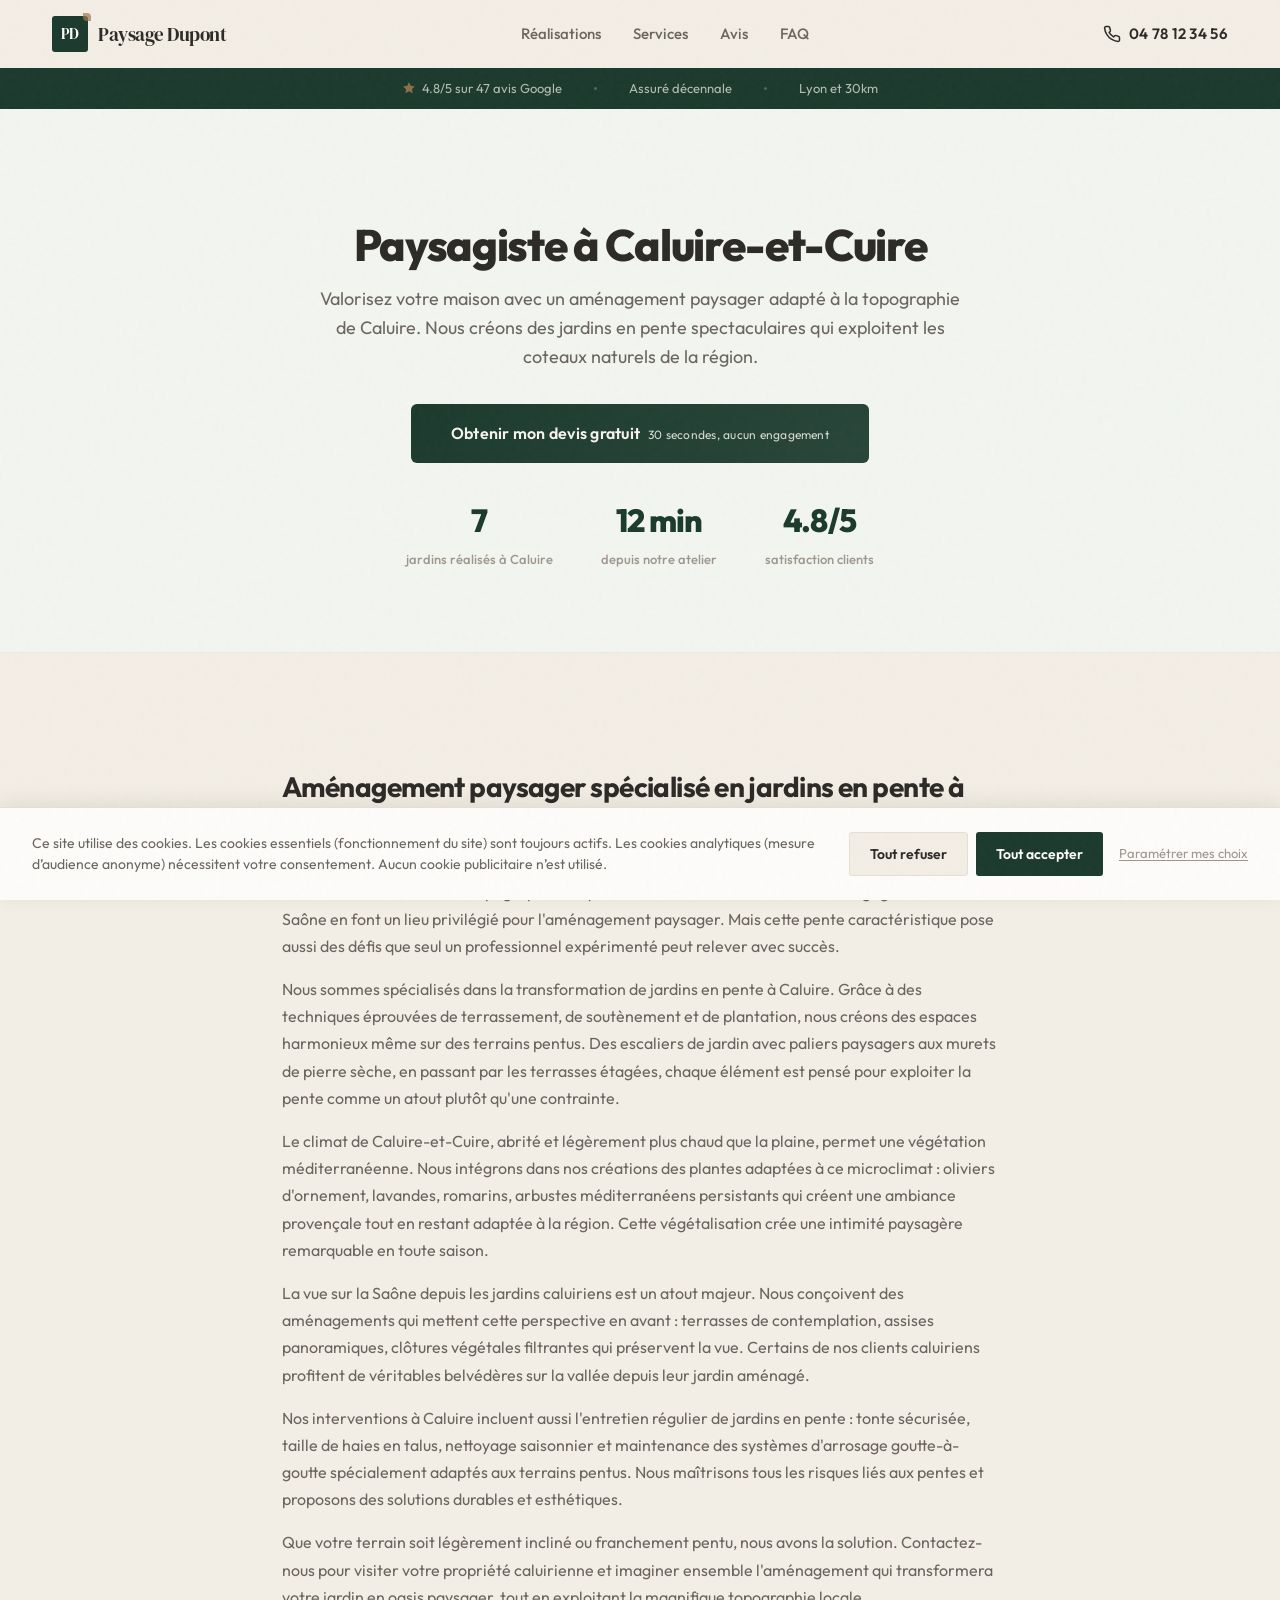
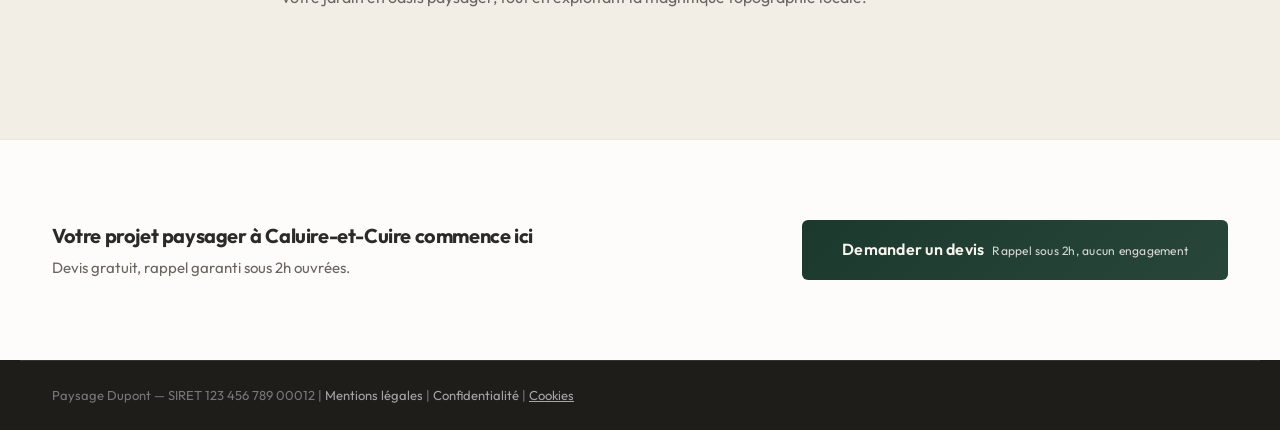
<file: pages/paysagiste-caluire.html>
<!DOCTYPE html>
<html lang="fr">
<head>
  <meta charset="UTF-8">
  <meta name="viewport" content="width=device-width, initial-scale=1.0">
  <meta name="referrer-policy" content="strict-origin-when-cross-origin">
  <meta http-equiv="Permissions-Policy" content="camera=(), microphone=(), geolocation=(), payment=()">
  <title>Paysagiste Caluire-et-Cuire — Paysage Dupont Lyon</title>
  <meta name="description" content="Paysagiste à Caluire-et-Cuire : création jardin, entretien, terrasse. Proche de chez vous, devis gratuit.">
  <meta name="robots" content="index, follow">
  
  <!-- Open Graph -->
  <meta property="og:title" content="Paysagiste à Caluire-et-Cuire — Paysage Dupont">
  <meta property="og:description" content="Paysagiste à Caluire-et-Cuire. Spécialiste jardins en pente. Devis gratuit, rappel sous 2h.">
  <meta property="og:type" content="website">
  <meta property="og:locale" content="fr_FR">
  <meta property="og:url" content="https://paysage-dupont-lyon.fr/pages/paysagiste-caluire.html">
  <meta property="og:image" content="https://paysage-dupont-lyon.fr/img/og-image.jpg">
  <meta property="og:image:width" content="1200">
  <meta property="og:image:height" content="630">
  <meta property="og:site_name" content="Paysage Dupont Lyon">
  <meta name="twitter:card" content="summary_large_image">
  <meta name="twitter:title" content="Paysagiste à Caluire-et-Cuire — Paysage Dupont">
  <meta name="twitter:description" content="Paysagiste à Caluire-et-Cuire. Spécialiste jardins en pente. Devis gratuit, rappel sous 2h.">
  <meta name="twitter:image" content="https://paysage-dupont-lyon.fr/img/og-image.jpg">
  <link rel="canonical" href="https://paysage-dupont-lyon.fr/pages/paysagiste-caluire">
  <!-- Favicon -->
  <link rel="icon" type="image/svg+xml" href="../img/favicon.svg">
  <link rel="icon" type="image/png" sizes="32x32" href="../img/favicon-32x32.png">
  <link rel="apple-touch-icon" href="../img/favicon-32x32.png">
  <link rel="stylesheet" href="../css/style.min.css?v=8">
  <!-- Anti-flash cookie: cache le banner si consent existe -->
  <script>
  try{var h=false;try{if(localStorage.getItem('cookie_consent'))h=true}catch(e){}if(!h){try{if(sessionStorage.getItem('cookie_consent'))h=true}catch(e){}}if(!h){try{if(document.cookie.indexOf('cc_set=1')!==-1)h=true}catch(e){}}if(h)document.documentElement.classList.add('cc-ok')}catch(e){}
  </script>
  <style>.cc-ok #cookie-banner{display:none!important}</style>
</head>
<body>
  <a href="#main" class="skip-link">Passer au contenu</a>

  <header class="header" role="banner">
    <div class="header__inner">
      <a href="../index.html" class="header__logo" aria-label="Paysage Dupont Lyon — Accueil">
        <span class="header__logo-mark">PD</span>
        <span class="header__logo-text">Paysage Dupont</span>
      </a>
      <nav class="header__nav" role="navigation" aria-label="Navigation principale">
        <ul class="header__nav-list">
          <li><a href="../index.html#realisations">Réalisations</a></li>
          <li><a href="../index.html#services">Services</a></li>
          <li><a href="../index.html#avis">Avis</a></li>
          <li><a href="../index.html#faq">FAQ</a></li>
        </ul>
      </nav>
      <a href="tel:+33478123456" class="header__phone" aria-label="Appeler le 04 78 12 34 56">
        <svg class="header__phone-icon" width="18" height="18" viewBox="0 0 24 24" fill="none" stroke="currentColor" stroke-width="2" stroke-linecap="round" stroke-linejoin="round"><path d="M22 16.92v3a2 2 0 0 1-2.18 2 19.79 19.79 0 0 1-8.63-3.07 19.5 19.5 0 0 1-6-6 19.79 19.79 0 0 1-3.07-8.67A2 2 0 0 1 4.11 2h3a2 2 0 0 1 2 1.72 12.84 12.84 0 0 0 .7 2.81 2 2 0 0 1-.45 2.11L8.09 9.91a16 16 0 0 0 6 6l1.27-1.27a2 2 0 0 1 2.11-.45 12.84 12.84 0 0 0 2.81.7A2 2 0 0 1 22 16.92z"/></svg>
        04 78 12 34 56
      </a>
      <button class="header__burger" id="burger-btn" aria-label="Ouvrir le menu" aria-expanded="false">
        <span></span><span></span><span></span>
      </button>
    </div>
    <div class="trust-bar">
      <div class="trust-bar__inner">
        <span class="trust-bar__item">
          <svg width="14" height="14" viewBox="0 0 24 24" fill="currentColor"><path d="M12 2l3.09 6.26L22 9.27l-5 4.87 1.18 6.88L12 17.77l-6.18 3.25L7 14.14 2 9.27l6.91-1.01L12 2z"/></svg>
          4.8/5 sur 47 avis Google
        </span>
        <span class="trust-bar__sep" aria-hidden="true"></span>
        <span class="trust-bar__item">Assuré décennale</span>
        <span class="trust-bar__sep" aria-hidden="true"></span>
        <span class="trust-bar__item">Lyon et 30km</span>
      </div>
    </div>
  </header>

  <div class="mobile-nav" id="mobile-nav" hidden>
    <nav aria-label="Navigation mobile">
      <ul>
        <li><a href="../index.html#realisations">Réalisations</a></li>
        <li><a href="../index.html#services">Services</a></li>
        <li><a href="../index.html#avis">Avis</a></li>
        <li><a href="../index.html#faq">FAQ</a></li>
        <li><a href="contact.html?ref=menu" class="mobile-nav__cta">Devis gratuit</a></li>
      </ul>
      <a href="tel:+33478123456" class="mobile-nav__phone">04 78 12 34 56</a>
    </nav>
  </div>

  <main id="main">
    <section class="city-hero">
      <div class="city-hero__inner">
        <h1 class="city-hero__title">Paysagiste à Caluire-et-Cuire</h1>
        <p class="city-hero__subtitle">Valorisez votre maison avec un aménagement paysager adapté à la topographie de Caluire. Nous créons des jardins en pente spectaculaires qui exploitent les coteaux naturels de la région.</p>
        <a href="contact.html?ref=city_caluire_cta" class="btn btn--primary btn--lg">
            Obtenir mon devis gratuit
            <span class="btn__sub">30 secondes, aucun engagement</span>
          </a>
        <div class="city-stats">
          <div class="city-stat">
            <span class="city-stat__number">7</span>
            <span class="city-stat__label">jardins réalisés à Caluire</span>
          </div>
          <div class="city-stat">
            <span class="city-stat__number">12 min</span>
            <span class="city-stat__label">depuis notre atelier</span>
          </div>
          <div class="city-stat">
            <span class="city-stat__number">4.8/5</span>
            <span class="city-stat__label">satisfaction clients</span>
          </div>
        </div>
      </div>
    </section>

    <section class="service-content">
      <div class="service-content__inner">
        <h2 style="font-size: 1.75rem; margin-bottom: 1.5rem; font-weight: 700;">Aménagement paysager spécialisé en jardins en pente à Caluire-et-Cuire</h2>
        
        <p>Caluire-et-Cuire offre une topographie unique : ses coteaux naturels et ses vues dégagées sur la Saône en font un lieu privilégié pour l'aménagement paysager. Mais cette pente caractéristique pose aussi des défis que seul un professionnel expérimenté peut relever avec succès.</p>

        <p>Nous sommes spécialisés dans la transformation de jardins en pente à Caluire. Grâce à des techniques éprouvées de terrassement, de soutènement et de plantation, nous créons des espaces harmonieux même sur des terrains pentus. Des escaliers de jardin avec paliers paysagers aux murets de pierre sèche, en passant par les terrasses étagées, chaque élément est pensé pour exploiter la pente comme un atout plutôt qu'une contrainte.</p>

        <p>Le climat de Caluire-et-Cuire, abrité et légèrement plus chaud que la plaine, permet une végétation méditerranéenne. Nous intégrons dans nos créations des plantes adaptées à ce microclimat : oliviers d'ornement, lavandes, romarins, arbustes méditerranéens persistants qui créent une ambiance provençale tout en restant adaptée à la région. Cette végétalisation crée une intimité paysagère remarquable en toute saison.</p>

        <p>La vue sur la Saône depuis les jardins caluiriens est un atout majeur. Nous conçoivent des aménagements qui mettent cette perspective en avant : terrasses de contemplation, assises panoramiques, clôtures végétales filtrantes qui préservent la vue. Certains de nos clients caluiriens profitent de véritables belvédères sur la vallée depuis leur jardin aménagé.</p>

        <p>Nos interventions à Caluire incluent aussi l'entretien régulier de jardins en pente : tonte sécurisée, taille de haies en talus, nettoyage saisonnier et maintenance des systèmes d'arrosage goutte-à-goutte spécialement adaptés aux terrains pentus. Nous maîtrisons tous les risques liés aux pentes et proposons des solutions durables et esthétiques.</p>

        <p>Que votre terrain soit légèrement incliné ou franchement pentu, nous avons la solution. Contactez-nous pour visiter votre propriété caluirienne et imaginer ensemble l'aménagement qui transformera votre jardin en oasis paysager, tout en exploitant la magnifique topographie locale.</p>
      </div>
    </section>

    <section class="service-cta">
      <div class="service-cta__inner">
        <div>
          <p class="service-cta__text">Votre projet paysager à Caluire-et-Cuire commence ici</p>
          <p class="service-cta__sub">Devis gratuit, rappel garanti sous 2h ouvrées.</p>
        </div>
        <a href="contact.html?ref=city_caluire_cta" class="btn btn--primary btn--lg">
          Demander un devis
          <span class="btn__sub">Rappel sous 2h, aucun engagement</span>
        </a>
      </div>
    </section>
  </main>

  <footer class="footer" role="contentinfo">
    <div class="footer__bottom" style="padding: var(--space-lg) var(--space-xl);">
      <p>Paysage Dupont — SIRET 123 456 789 00012 | <a href="mentions-legales.html" style="color: rgba(255,255,255,0.6);">Mentions légales</a> | <a href="politique-confidentialite.html" style="color: rgba(255,255,255,0.6);">Confidentialité</a> | <button id="footer-cookie-btn" style="color: rgba(255,255,255,0.6); background: none; border: none; cursor: pointer; font: inherit; text-decoration: underline; padding: 0;">Cookies</button></p>
    </div>
  </footer>

  <!-- Mobile Sticky Bar -->
  <div class="mobile-sticky-bar" id="mobile-sticky-bar" hidden>
    <a href="tel:+33478123456" class="mobile-sticky-bar__phone" aria-label="Appeler maintenant">
      <svg width="18" height="18" viewBox="0 0 24 24" fill="none" stroke="currentColor" stroke-width="2" stroke-linecap="round" stroke-linejoin="round"><path d="M22 16.92v3a2 2 0 0 1-2.18 2 19.79 19.79 0 0 1-8.63-3.07 19.5 19.5 0 0 1-6-6 19.79 19.79 0 0 1-3.07-8.67A2 2 0 0 1 4.11 2h3a2 2 0 0 1 2 1.72 12.84 12.84 0 0 0 .7 2.81 2 2 0 0 1-.45 2.11L8.09 9.91a16 16 0 0 0 6 6l1.27-1.27a2 2 0 0 1 2.11-.45 12.84 12.84 0 0 0 2.81.7A2 2 0 0 1 22 16.92z"/></svg>
      Appeler
    </a>
    <a href="contact.html?ref=city_caluire_sticky_mobile" class="mobile-sticky-bar__cta">Devis gratuit</a>
  </div>

  <!-- Exit-intent popup -->
  <div class="exit-popup" id="exit-popup" aria-hidden="true" role="dialog" aria-label="Offre avant de partir">
    <div class="exit-popup__card">
      <button class="exit-popup__close" id="exit-popup-close" aria-label="Fermer">
        <svg width="20" height="20" viewBox="0 0 24 24" fill="none" stroke="currentColor" stroke-width="2" stroke-linecap="round" stroke-linejoin="round"><line x1="18" y1="6" x2="6" y2="18"/><line x1="6" y1="6" x2="18" y2="18"/></svg>
      </button>
      <span class="exit-popup__badge">Réponse sous 2h</span>
      <h3 class="exit-popup__title">Votre devis aménagement paysager en 30 secondes</h3>
      <p class="exit-popup__text">Décrivez votre projet et recevez un devis détaillé sous 48h. Visite sur place offerte, aucun engagement.</p>
      <a href="contact.html?ref=city_caluire_exit_popup" class="exit-popup__cta">Obtenir mon devis gratuit</a>
      <button class="exit-popup__dismiss" id="exit-popup-dismiss">Non merci, je continue ma visite</button>
      <div class="exit-popup__proof">
        <span>4.8/5 sur 47 avis Google</span>
        <span aria-hidden="true">&middot;</span>
        <span>Garantie décennale</span>
      </div>
    </div>
  </div>

  <script src="../js/main.min.js?v=8"></script>
</body>
</html>
</file>
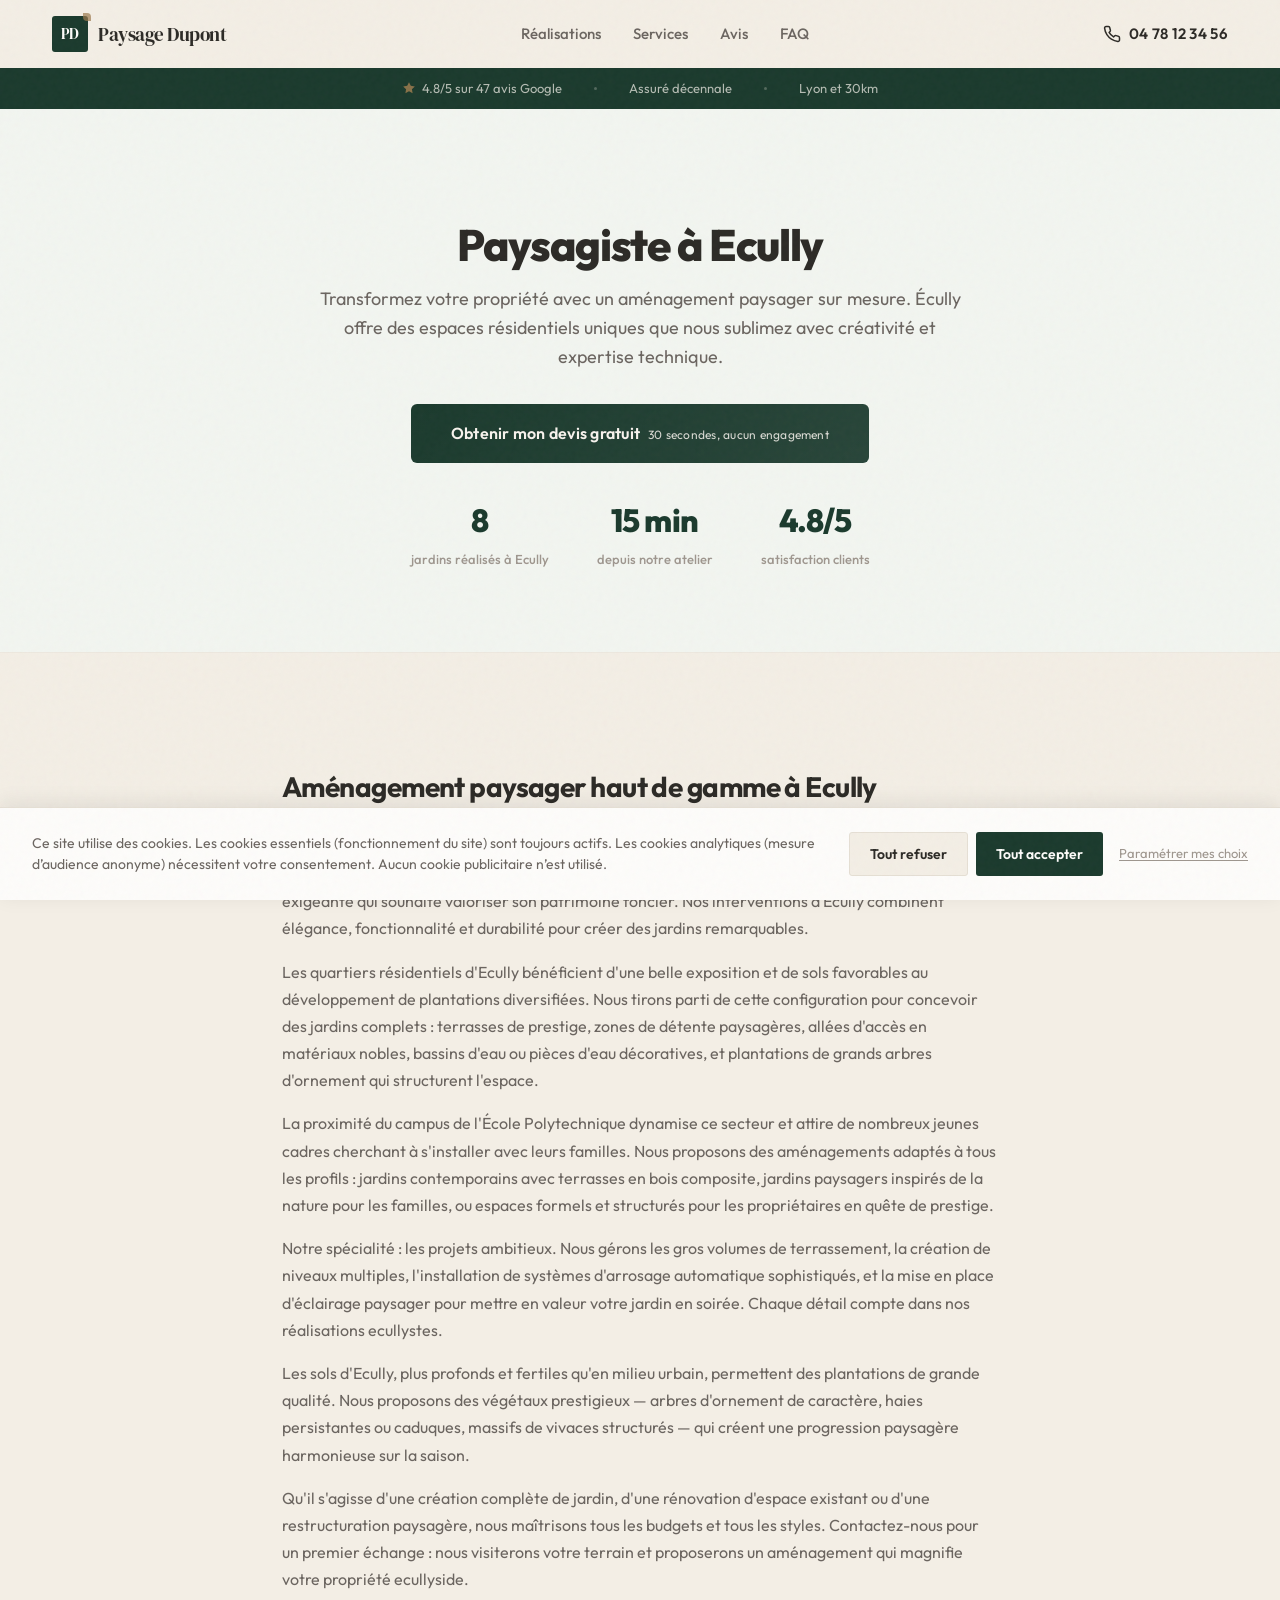
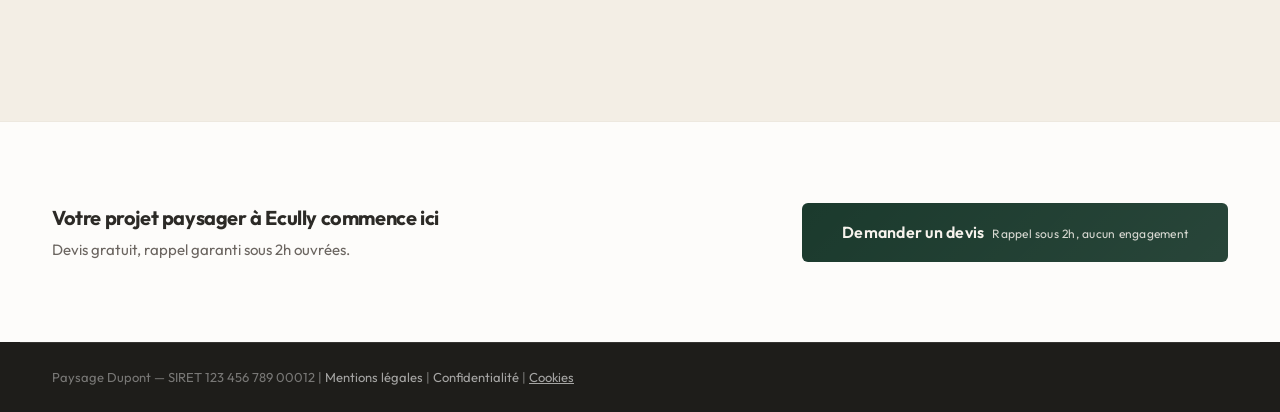
<file: pages/paysagiste-ecully.html>
<!DOCTYPE html>
<html lang="fr">
<head>
  <meta charset="UTF-8">
  <meta name="viewport" content="width=device-width, initial-scale=1.0">
  <meta name="referrer-policy" content="strict-origin-when-cross-origin">
  <meta http-equiv="Permissions-Policy" content="camera=(), microphone=(), geolocation=(), payment=()">
  <title>Paysagiste Ecully — Paysage Dupont Lyon</title>
  <meta name="description" content="Paysagiste à Ecully : aménagement paysager haut de gamme, jardins résidentiels, terrasses. Devis gratuit sous 2h.">
  <meta name="robots" content="index, follow">
  
  <!-- Open Graph -->
  <meta property="og:title" content="Paysagiste à Ecully — Paysage Dupont">
  <meta property="og:description" content="Paysagiste à Ecully. Création et entretien de jardins. Devis gratuit, rappel sous 2h.">
  <meta property="og:type" content="website">
  <meta property="og:locale" content="fr_FR">
  <meta property="og:url" content="https://paysage-dupont-lyon.fr/pages/paysagiste-ecully.html">
  <meta property="og:image" content="https://paysage-dupont-lyon.fr/img/og-image.jpg">
  <meta property="og:image:width" content="1200">
  <meta property="og:image:height" content="630">
  <meta property="og:site_name" content="Paysage Dupont Lyon">
  <meta name="twitter:card" content="summary_large_image">
  <meta name="twitter:title" content="Paysagiste à Ecully — Paysage Dupont">
  <meta name="twitter:description" content="Paysagiste à Ecully. Création et entretien de jardins. Devis gratuit, rappel sous 2h.">
  <meta name="twitter:image" content="https://paysage-dupont-lyon.fr/img/og-image.jpg">
  <link rel="canonical" href="https://paysage-dupont-lyon.fr/pages/paysagiste-ecully">
  <!-- Favicon -->
  <link rel="icon" type="image/svg+xml" href="../img/favicon.svg">
  <link rel="icon" type="image/png" sizes="32x32" href="../img/favicon-32x32.png">
  <link rel="apple-touch-icon" href="../img/favicon-32x32.png">
  <link rel="stylesheet" href="../css/style.min.css?v=8">
  <!-- Anti-flash cookie: cache le banner si consent existe -->
  <script>
  try{var h=false;try{if(localStorage.getItem('cookie_consent'))h=true}catch(e){}if(!h){try{if(sessionStorage.getItem('cookie_consent'))h=true}catch(e){}}if(!h){try{if(document.cookie.indexOf('cc_set=1')!==-1)h=true}catch(e){}}if(h)document.documentElement.classList.add('cc-ok')}catch(e){}
  </script>
  <style>.cc-ok #cookie-banner{display:none!important}</style>
</head>
<body>
  <a href="#main" class="skip-link">Passer au contenu</a>

  <header class="header" role="banner">
    <div class="header__inner">
      <a href="../index.html" class="header__logo" aria-label="Paysage Dupont Lyon — Accueil">
        <span class="header__logo-mark">PD</span>
        <span class="header__logo-text">Paysage Dupont</span>
      </a>
      <nav class="header__nav" role="navigation" aria-label="Navigation principale">
        <ul class="header__nav-list">
          <li><a href="../index.html#realisations">Réalisations</a></li>
          <li><a href="../index.html#services">Services</a></li>
          <li><a href="../index.html#avis">Avis</a></li>
          <li><a href="../index.html#faq">FAQ</a></li>
        </ul>
      </nav>
      <a href="tel:+33478123456" class="header__phone" aria-label="Appeler le 04 78 12 34 56">
        <svg class="header__phone-icon" width="18" height="18" viewBox="0 0 24 24" fill="none" stroke="currentColor" stroke-width="2" stroke-linecap="round" stroke-linejoin="round"><path d="M22 16.92v3a2 2 0 0 1-2.18 2 19.79 19.79 0 0 1-8.63-3.07 19.5 19.5 0 0 1-6-6 19.79 19.79 0 0 1-3.07-8.67A2 2 0 0 1 4.11 2h3a2 2 0 0 1 2 1.72 12.84 12.84 0 0 0 .7 2.81 2 2 0 0 1-.45 2.11L8.09 9.91a16 16 0 0 0 6 6l1.27-1.27a2 2 0 0 1 2.11-.45 12.84 12.84 0 0 0 2.81.7A2 2 0 0 1 22 16.92z"/></svg>
        04 78 12 34 56
      </a>
      <button class="header__burger" id="burger-btn" aria-label="Ouvrir le menu" aria-expanded="false">
        <span></span><span></span><span></span>
      </button>
    </div>
    <div class="trust-bar">
      <div class="trust-bar__inner">
        <span class="trust-bar__item">
          <svg width="14" height="14" viewBox="0 0 24 24" fill="currentColor"><path d="M12 2l3.09 6.26L22 9.27l-5 4.87 1.18 6.88L12 17.77l-6.18 3.25L7 14.14 2 9.27l6.91-1.01L12 2z"/></svg>
          4.8/5 sur 47 avis Google
        </span>
        <span class="trust-bar__sep" aria-hidden="true"></span>
        <span class="trust-bar__item">Assuré décennale</span>
        <span class="trust-bar__sep" aria-hidden="true"></span>
        <span class="trust-bar__item">Lyon et 30km</span>
      </div>
    </div>
  </header>

  <div class="mobile-nav" id="mobile-nav" hidden>
    <nav aria-label="Navigation mobile">
      <ul>
        <li><a href="../index.html#realisations">Réalisations</a></li>
        <li><a href="../index.html#services">Services</a></li>
        <li><a href="../index.html#avis">Avis</a></li>
        <li><a href="../index.html#faq">FAQ</a></li>
        <li><a href="contact.html?ref=menu" class="mobile-nav__cta">Devis gratuit</a></li>
      </ul>
      <a href="tel:+33478123456" class="mobile-nav__phone">04 78 12 34 56</a>
    </nav>
  </div>

  <main id="main">
    <section class="city-hero">
      <div class="city-hero__inner">
        <h1 class="city-hero__title">Paysagiste à Ecully</h1>
        <p class="city-hero__subtitle">Transformez votre propriété avec un aménagement paysager sur mesure. Écully offre des espaces résidentiels uniques que nous sublimez avec créativité et expertise technique.</p>
        <a href="contact.html?ref=city_ecully_cta" class="btn btn--primary btn--lg">
            Obtenir mon devis gratuit
            <span class="btn__sub">30 secondes, aucun engagement</span>
          </a>
        <div class="city-stats">
          <div class="city-stat">
            <span class="city-stat__number">8</span>
            <span class="city-stat__label">jardins réalisés à Ecully</span>
          </div>
          <div class="city-stat">
            <span class="city-stat__number">15 min</span>
            <span class="city-stat__label">depuis notre atelier</span>
          </div>
          <div class="city-stat">
            <span class="city-stat__number">4.8/5</span>
            <span class="city-stat__label">satisfaction clients</span>
          </div>
        </div>
      </div>
    </section>

    <section class="service-content">
      <div class="service-content__inner">
        <h2 style="font-size: 1.75rem; margin-bottom: 1.5rem; font-weight: 700;">Aménagement paysager haut de gamme à Ecully</h2>
        
        <p>Ecully est le territoire idéal pour l'aménagement paysager résidentiel. Dotée de grandes propriétés généreuses — souvent entre 200 et 500 m² — et de cadre verdoyant, la ville attire une clientèle exigeante qui souhaite valoriser son patrimoine foncier. Nos interventions à Ecully combinent élégance, fonctionnalité et durabilité pour créer des jardins remarquables.</p>

        <p>Les quartiers résidentiels d'Ecully bénéficient d'une belle exposition et de sols favorables au développement de plantations diversifiées. Nous tirons parti de cette configuration pour concevoir des jardins complets : terrasses de prestige, zones de détente paysagères, allées d'accès en matériaux nobles, bassins d'eau ou pièces d'eau décoratives, et plantations de grands arbres d'ornement qui structurent l'espace.</p>

        <p>La proximité du campus de l'École Polytechnique dynamise ce secteur et attire de nombreux jeunes cadres cherchant à s'installer avec leurs familles. Nous proposons des aménagements adaptés à tous les profils : jardins contemporains avec terrasses en bois composite, jardins paysagers inspirés de la nature pour les familles, ou espaces formels et structurés pour les propriétaires en quête de prestige.</p>

        <p>Notre spécialité : les projets ambitieux. Nous gérons les gros volumes de terrassement, la création de niveaux multiples, l'installation de systèmes d'arrosage automatique sophistiqués, et la mise en place d'éclairage paysager pour mettre en valeur votre jardin en soirée. Chaque détail compte dans nos réalisations ecullystes.</p>

        <p>Les sols d'Ecully, plus profonds et fertiles qu'en milieu urbain, permettent des plantations de grande qualité. Nous proposons des végétaux prestigieux — arbres d'ornement de caractère, haies persistantes ou caduques, massifs de vivaces structurés — qui créent une progression paysagère harmonieuse sur la saison.</p>

        <p>Qu'il s'agisse d'une création complète de jardin, d'une rénovation d'espace existant ou d'une restructuration paysagère, nous maîtrisons tous les budgets et tous les styles. Contactez-nous pour un premier échange : nous visiterons votre terrain et proposerons un aménagement qui magnifie votre propriété ecullyside.</p>
      </div>
    </section>

    <section class="service-cta">
      <div class="service-cta__inner">
        <div>
          <p class="service-cta__text">Votre projet paysager à Ecully commence ici</p>
          <p class="service-cta__sub">Devis gratuit, rappel garanti sous 2h ouvrées.</p>
        </div>
        <a href="contact.html?ref=city_ecully_cta" class="btn btn--primary btn--lg">
          Demander un devis
          <span class="btn__sub">Rappel sous 2h, aucun engagement</span>
        </a>
      </div>
    </section>
  </main>

  <footer class="footer" role="contentinfo">
    <div class="footer__bottom" style="padding: var(--space-lg) var(--space-xl);">
      <p>Paysage Dupont — SIRET 123 456 789 00012 | <a href="mentions-legales.html" style="color: rgba(255,255,255,0.6);">Mentions légales</a> | <a href="politique-confidentialite.html" style="color: rgba(255,255,255,0.6);">Confidentialité</a> | <button id="footer-cookie-btn" style="color: rgba(255,255,255,0.6); background: none; border: none; cursor: pointer; font: inherit; text-decoration: underline; padding: 0;">Cookies</button></p>
    </div>
  </footer>

  <!-- Mobile Sticky Bar -->
  <div class="mobile-sticky-bar" id="mobile-sticky-bar" hidden>
    <a href="tel:+33478123456" class="mobile-sticky-bar__phone" aria-label="Appeler maintenant">
      <svg width="18" height="18" viewBox="0 0 24 24" fill="none" stroke="currentColor" stroke-width="2" stroke-linecap="round" stroke-linejoin="round"><path d="M22 16.92v3a2 2 0 0 1-2.18 2 19.79 19.79 0 0 1-8.63-3.07 19.5 19.5 0 0 1-6-6 19.79 19.79 0 0 1-3.07-8.67A2 2 0 0 1 4.11 2h3a2 2 0 0 1 2 1.72 12.84 12.84 0 0 0 .7 2.81 2 2 0 0 1-.45 2.11L8.09 9.91a16 16 0 0 0 6 6l1.27-1.27a2 2 0 0 1 2.11-.45 12.84 12.84 0 0 0 2.81.7A2 2 0 0 1 22 16.92z"/></svg>
      Appeler
    </a>
    <a href="contact.html?ref=city_ecully_sticky_mobile" class="mobile-sticky-bar__cta">Devis gratuit</a>
  </div>

  <!-- Exit-intent popup -->
  <div class="exit-popup" id="exit-popup" aria-hidden="true" role="dialog" aria-label="Offre avant de partir">
    <div class="exit-popup__card">
      <button class="exit-popup__close" id="exit-popup-close" aria-label="Fermer">
        <svg width="20" height="20" viewBox="0 0 24 24" fill="none" stroke="currentColor" stroke-width="2" stroke-linecap="round" stroke-linejoin="round"><line x1="18" y1="6" x2="6" y2="18"/><line x1="6" y1="6" x2="18" y2="18"/></svg>
      </button>
      <span class="exit-popup__badge">Réponse sous 2h</span>
      <h3 class="exit-popup__title">Votre devis aménagement paysager en 30 secondes</h3>
      <p class="exit-popup__text">Décrivez votre projet et recevez un devis détaillé sous 48h. Visite sur place offerte, aucun engagement.</p>
      <a href="contact.html?ref=city_ecully_exit_popup" class="exit-popup__cta">Obtenir mon devis gratuit</a>
      <button class="exit-popup__dismiss" id="exit-popup-dismiss">Non merci, je continue ma visite</button>
      <div class="exit-popup__proof">
        <span>4.8/5 sur 47 avis Google</span>
        <span aria-hidden="true">&middot;</span>
        <span>Garantie décennale</span>
      </div>
    </div>
  </div>

  <script src="../js/main.min.js?v=8"></script>
</body>
</html>
</file>
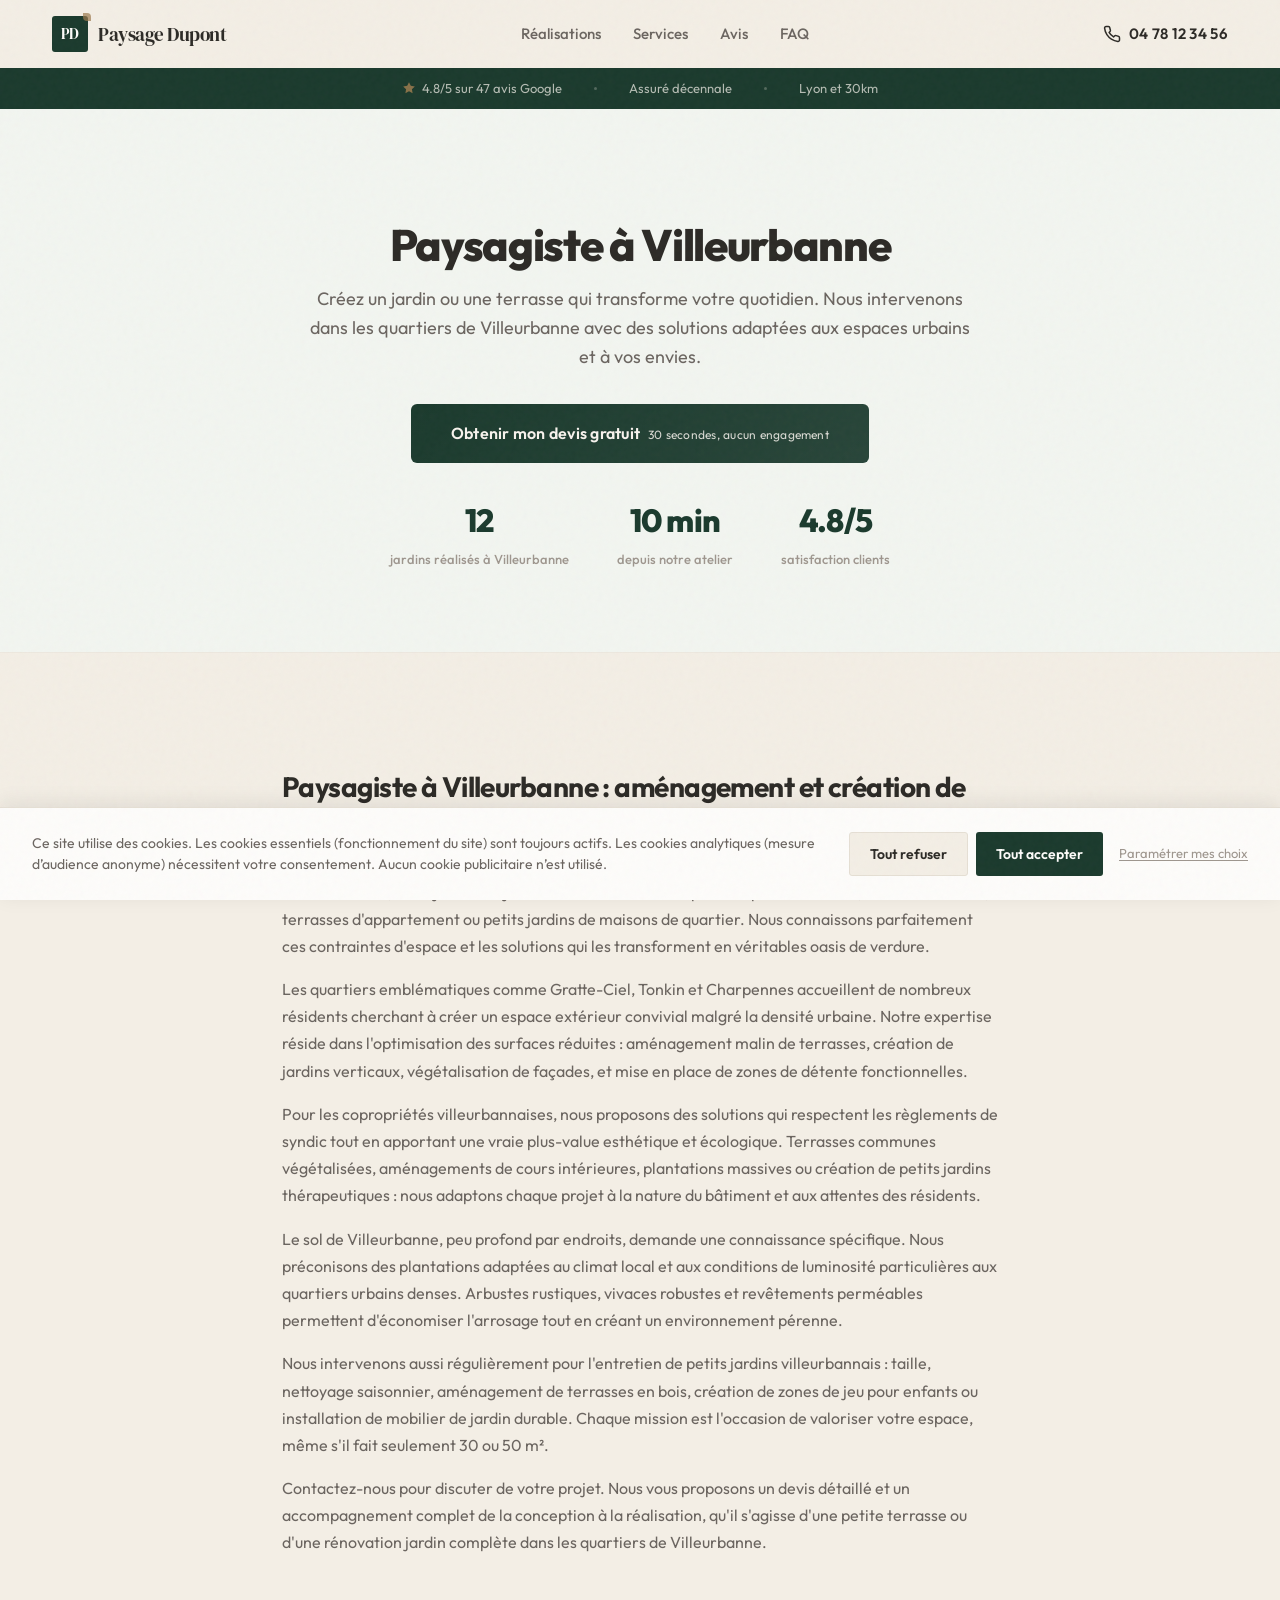
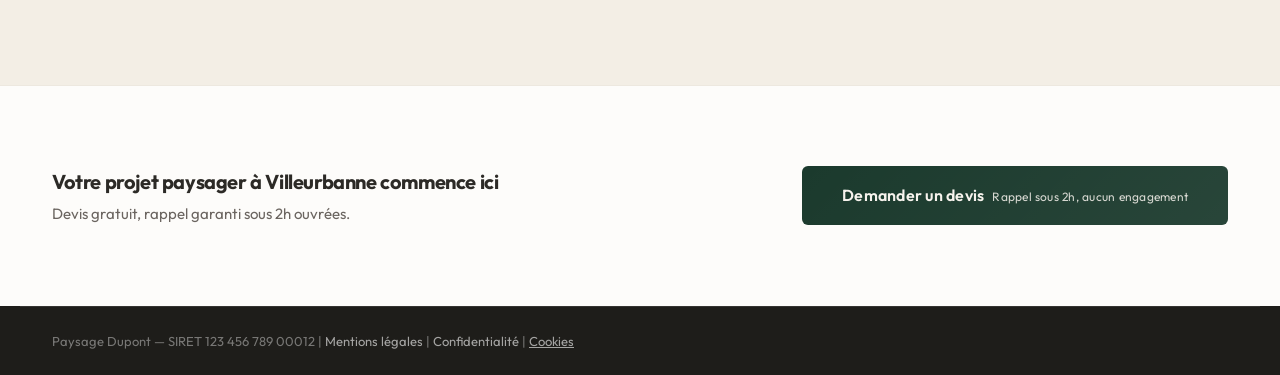
<file: pages/paysagiste-villeurbanne.html>
<!DOCTYPE html>
<html lang="fr">
<head>
  <meta charset="UTF-8">
  <meta name="viewport" content="width=device-width, initial-scale=1.0">
  <meta name="referrer-policy" content="strict-origin-when-cross-origin">
  <meta http-equiv="Permissions-Policy" content="camera=(), microphone=(), geolocation=(), payment=()">
  <title>Paysagiste Villeurbanne — Paysage Dupont Lyon</title>
  <meta name="description" content="Paysagiste à Villeurbanne : création de jardin, terrasse, entretien. Intervention rapide, devis gratuit. 4.8/5 sur Google.">
  <meta name="robots" content="index, follow">
  
  <!-- Open Graph -->
  <meta property="og:title" content="Paysagiste à Villeurbanne — Paysage Dupont">
  <meta property="og:description" content="Paysagiste à Villeurbanne. Jardins urbains et terrasses. Devis gratuit, rappel sous 2h.">
  <meta property="og:type" content="website">
  <meta property="og:locale" content="fr_FR">
  <meta property="og:url" content="https://paysage-dupont-lyon.fr/pages/paysagiste-villeurbanne.html">
  <meta property="og:image" content="https://paysage-dupont-lyon.fr/img/og-image.jpg">
  <meta property="og:image:width" content="1200">
  <meta property="og:image:height" content="630">
  <meta property="og:site_name" content="Paysage Dupont Lyon">
  <meta name="twitter:card" content="summary_large_image">
  <meta name="twitter:title" content="Paysagiste à Villeurbanne — Paysage Dupont">
  <meta name="twitter:description" content="Paysagiste à Villeurbanne. Jardins urbains et terrasses. Devis gratuit, rappel sous 2h.">
  <meta name="twitter:image" content="https://paysage-dupont-lyon.fr/img/og-image.jpg">
  <link rel="canonical" href="https://paysage-dupont-lyon.fr/pages/paysagiste-villeurbanne">
  <!-- Favicon -->
  <link rel="icon" type="image/svg+xml" href="../img/favicon.svg">
  <link rel="icon" type="image/png" sizes="32x32" href="../img/favicon-32x32.png">
  <link rel="apple-touch-icon" href="../img/favicon-32x32.png">
  <link rel="stylesheet" href="../css/style.min.css?v=8">
  <!-- Anti-flash cookie: cache le banner si consent existe -->
  <script>
  try{var h=false;try{if(localStorage.getItem('cookie_consent'))h=true}catch(e){}if(!h){try{if(sessionStorage.getItem('cookie_consent'))h=true}catch(e){}}if(!h){try{if(document.cookie.indexOf('cc_set=1')!==-1)h=true}catch(e){}}if(h)document.documentElement.classList.add('cc-ok')}catch(e){}
  </script>
  <style>.cc-ok #cookie-banner{display:none!important}</style>
</head>
<body>
  <a href="#main" class="skip-link">Passer au contenu</a>

  <header class="header" role="banner">
    <div class="header__inner">
      <a href="../index.html" class="header__logo" aria-label="Paysage Dupont Lyon — Accueil">
        <span class="header__logo-mark">PD</span>
        <span class="header__logo-text">Paysage Dupont</span>
      </a>
      <nav class="header__nav" role="navigation" aria-label="Navigation principale">
        <ul class="header__nav-list">
          <li><a href="../index.html#realisations">Réalisations</a></li>
          <li><a href="../index.html#services">Services</a></li>
          <li><a href="../index.html#avis">Avis</a></li>
          <li><a href="../index.html#faq">FAQ</a></li>
        </ul>
      </nav>
      <a href="tel:+33478123456" class="header__phone" aria-label="Appeler le 04 78 12 34 56">
        <svg class="header__phone-icon" width="18" height="18" viewBox="0 0 24 24" fill="none" stroke="currentColor" stroke-width="2" stroke-linecap="round" stroke-linejoin="round"><path d="M22 16.92v3a2 2 0 0 1-2.18 2 19.79 19.79 0 0 1-8.63-3.07 19.5 19.5 0 0 1-6-6 19.79 19.79 0 0 1-3.07-8.67A2 2 0 0 1 4.11 2h3a2 2 0 0 1 2 1.72 12.84 12.84 0 0 0 .7 2.81 2 2 0 0 1-.45 2.11L8.09 9.91a16 16 0 0 0 6 6l1.27-1.27a2 2 0 0 1 2.11-.45 12.84 12.84 0 0 0 2.81.7A2 2 0 0 1 22 16.92z"/></svg>
        04 78 12 34 56
      </a>
      <button class="header__burger" id="burger-btn" aria-label="Ouvrir le menu" aria-expanded="false">
        <span></span><span></span><span></span>
      </button>
    </div>
    <div class="trust-bar">
      <div class="trust-bar__inner">
        <span class="trust-bar__item">
          <svg width="14" height="14" viewBox="0 0 24 24" fill="currentColor"><path d="M12 2l3.09 6.26L22 9.27l-5 4.87 1.18 6.88L12 17.77l-6.18 3.25L7 14.14 2 9.27l6.91-1.01L12 2z"/></svg>
          4.8/5 sur 47 avis Google
        </span>
        <span class="trust-bar__sep" aria-hidden="true"></span>
        <span class="trust-bar__item">Assuré décennale</span>
        <span class="trust-bar__sep" aria-hidden="true"></span>
        <span class="trust-bar__item">Lyon et 30km</span>
      </div>
    </div>
  </header>

  <div class="mobile-nav" id="mobile-nav" hidden>
    <nav aria-label="Navigation mobile">
      <ul>
        <li><a href="../index.html#realisations">Réalisations</a></li>
        <li><a href="../index.html#services">Services</a></li>
        <li><a href="../index.html#avis">Avis</a></li>
        <li><a href="../index.html#faq">FAQ</a></li>
        <li><a href="contact.html?ref=menu" class="mobile-nav__cta">Devis gratuit</a></li>
      </ul>
      <a href="tel:+33478123456" class="mobile-nav__phone">04 78 12 34 56</a>
    </nav>
  </div>

  <main id="main">
    <section class="city-hero">
      <div class="city-hero__inner">
        <h1 class="city-hero__title">Paysagiste à Villeurbanne</h1>
        <p class="city-hero__subtitle">Créez un jardin ou une terrasse qui transforme votre quotidien. Nous intervenons dans les quartiers de Villeurbanne avec des solutions adaptées aux espaces urbains et à vos envies.</p>
        <a href="contact.html?ref=city_villeurbanne_cta" class="btn btn--primary btn--lg">
            Obtenir mon devis gratuit
            <span class="btn__sub">30 secondes, aucun engagement</span>
          </a>
        <div class="city-stats">
          <div class="city-stat">
            <span class="city-stat__number">12</span>
            <span class="city-stat__label">jardins réalisés à Villeurbanne</span>
          </div>
          <div class="city-stat">
            <span class="city-stat__number">10 min</span>
            <span class="city-stat__label">depuis notre atelier</span>
          </div>
          <div class="city-stat">
            <span class="city-stat__number">4.8/5</span>
            <span class="city-stat__label">satisfaction clients</span>
          </div>
        </div>
      </div>
    </section>

    <section class="service-content">
      <div class="service-content__inner">
        <h2 style="font-size: 1.75rem; margin-bottom: 1.5rem; font-weight: 700;">Paysagiste à Villeurbanne : aménagement et création de jardins urbains</h2>
        
        <p>À Villeurbanne, la majorité des jardins se situent dans des petits espaces : balcons, cours intérieures, terrasses d'appartement ou petits jardins de maisons de quartier. Nous connaissons parfaitement ces contraintes d'espace et les solutions qui les transforment en véritables oasis de verdure.</p>

        <p>Les quartiers emblématiques comme Gratte-Ciel, Tonkin et Charpennes accueillent de nombreux résidents cherchant à créer un espace extérieur convivial malgré la densité urbaine. Notre expertise réside dans l'optimisation des surfaces réduites : aménagement malin de terrasses, création de jardins verticaux, végétalisation de façades, et mise en place de zones de détente fonctionnelles.</p>

        <p>Pour les copropriétés villeurbannaises, nous proposons des solutions qui respectent les règlements de syndic tout en apportant une vraie plus-value esthétique et écologique. Terrasses communes végétalisées, aménagements de cours intérieures, plantations massives ou création de petits jardins thérapeutiques : nous adaptons chaque projet à la nature du bâtiment et aux attentes des résidents.</p>

        <p>Le sol de Villeurbanne, peu profond par endroits, demande une connaissance spécifique. Nous préconisons des plantations adaptées au climat local et aux conditions de luminosité particulières aux quartiers urbains denses. Arbustes rustiques, vivaces robustes et revêtements perméables permettent d'économiser l'arrosage tout en créant un environnement pérenne.</p>

        <p>Nous intervenons aussi régulièrement pour l'entretien de petits jardins villeurbannais : taille, nettoyage saisonnier, aménagement de terrasses en bois, création de zones de jeu pour enfants ou installation de mobilier de jardin durable. Chaque mission est l'occasion de valoriser votre espace, même s'il fait seulement 30 ou 50 m².</p>

        <p>Contactez-nous pour discuter de votre projet. Nous vous proposons un devis détaillé et un accompagnement complet de la conception à la réalisation, qu'il s'agisse d'une petite terrasse ou d'une rénovation jardin complète dans les quartiers de Villeurbanne.</p>
      </div>
    </section>

    <section class="service-cta">
      <div class="service-cta__inner">
        <div>
          <p class="service-cta__text">Votre projet paysager à Villeurbanne commence ici</p>
          <p class="service-cta__sub">Devis gratuit, rappel garanti sous 2h ouvrées.</p>
        </div>
        <a href="contact.html?ref=city_villeurbanne_cta" class="btn btn--primary btn--lg">
          Demander un devis
          <span class="btn__sub">Rappel sous 2h, aucun engagement</span>
        </a>
      </div>
    </section>
  </main>

  <footer class="footer" role="contentinfo">
    <div class="footer__bottom" style="padding: var(--space-lg) var(--space-xl);">
      <p>Paysage Dupont — SIRET 123 456 789 00012 | <a href="mentions-legales.html" style="color: rgba(255,255,255,0.6);">Mentions légales</a> | <a href="politique-confidentialite.html" style="color: rgba(255,255,255,0.6);">Confidentialité</a> | <button id="footer-cookie-btn" style="color: rgba(255,255,255,0.6); background: none; border: none; cursor: pointer; font: inherit; text-decoration: underline; padding: 0;">Cookies</button></p>
    </div>
  </footer>

  <!-- Mobile Sticky Bar -->
  <div class="mobile-sticky-bar" id="mobile-sticky-bar" hidden>
    <a href="tel:+33478123456" class="mobile-sticky-bar__phone" aria-label="Appeler maintenant">
      <svg width="18" height="18" viewBox="0 0 24 24" fill="none" stroke="currentColor" stroke-width="2" stroke-linecap="round" stroke-linejoin="round"><path d="M22 16.92v3a2 2 0 0 1-2.18 2 19.79 19.79 0 0 1-8.63-3.07 19.5 19.5 0 0 1-6-6 19.79 19.79 0 0 1-3.07-8.67A2 2 0 0 1 4.11 2h3a2 2 0 0 1 2 1.72 12.84 12.84 0 0 0 .7 2.81 2 2 0 0 1-.45 2.11L8.09 9.91a16 16 0 0 0 6 6l1.27-1.27a2 2 0 0 1 2.11-.45 12.84 12.84 0 0 0 2.81.7A2 2 0 0 1 22 16.92z"/></svg>
      Appeler
    </a>
    <a href="contact.html?ref=city_villeurbanne_sticky_mobile" class="mobile-sticky-bar__cta">Devis gratuit</a>
  </div>

  <!-- Exit-intent popup -->
  <div class="exit-popup" id="exit-popup" aria-hidden="true" role="dialog" aria-label="Offre avant de partir">
    <div class="exit-popup__card">
      <button class="exit-popup__close" id="exit-popup-close" aria-label="Fermer">
        <svg width="20" height="20" viewBox="0 0 24 24" fill="none" stroke="currentColor" stroke-width="2" stroke-linecap="round" stroke-linejoin="round"><line x1="18" y1="6" x2="6" y2="18"/><line x1="6" y1="6" x2="18" y2="18"/></svg>
      </button>
      <span class="exit-popup__badge">Réponse sous 2h</span>
      <h3 class="exit-popup__title">Votre devis aménagement paysager en 30 secondes</h3>
      <p class="exit-popup__text">Décrivez votre projet et recevez un devis détaillé sous 48h. Visite sur place offerte, aucun engagement.</p>
      <a href="contact.html?ref=city_villeurbanne_exit_popup" class="exit-popup__cta">Obtenir mon devis gratuit</a>
      <button class="exit-popup__dismiss" id="exit-popup-dismiss">Non merci, je continue ma visite</button>
      <div class="exit-popup__proof">
        <span>4.8/5 sur 47 avis Google</span>
        <span aria-hidden="true">&middot;</span>
        <span>Garantie décennale</span>
      </div>
    </div>
  </div>

  <script src="../js/main.min.js?v=8"></script>
</body>
</html>
</file>
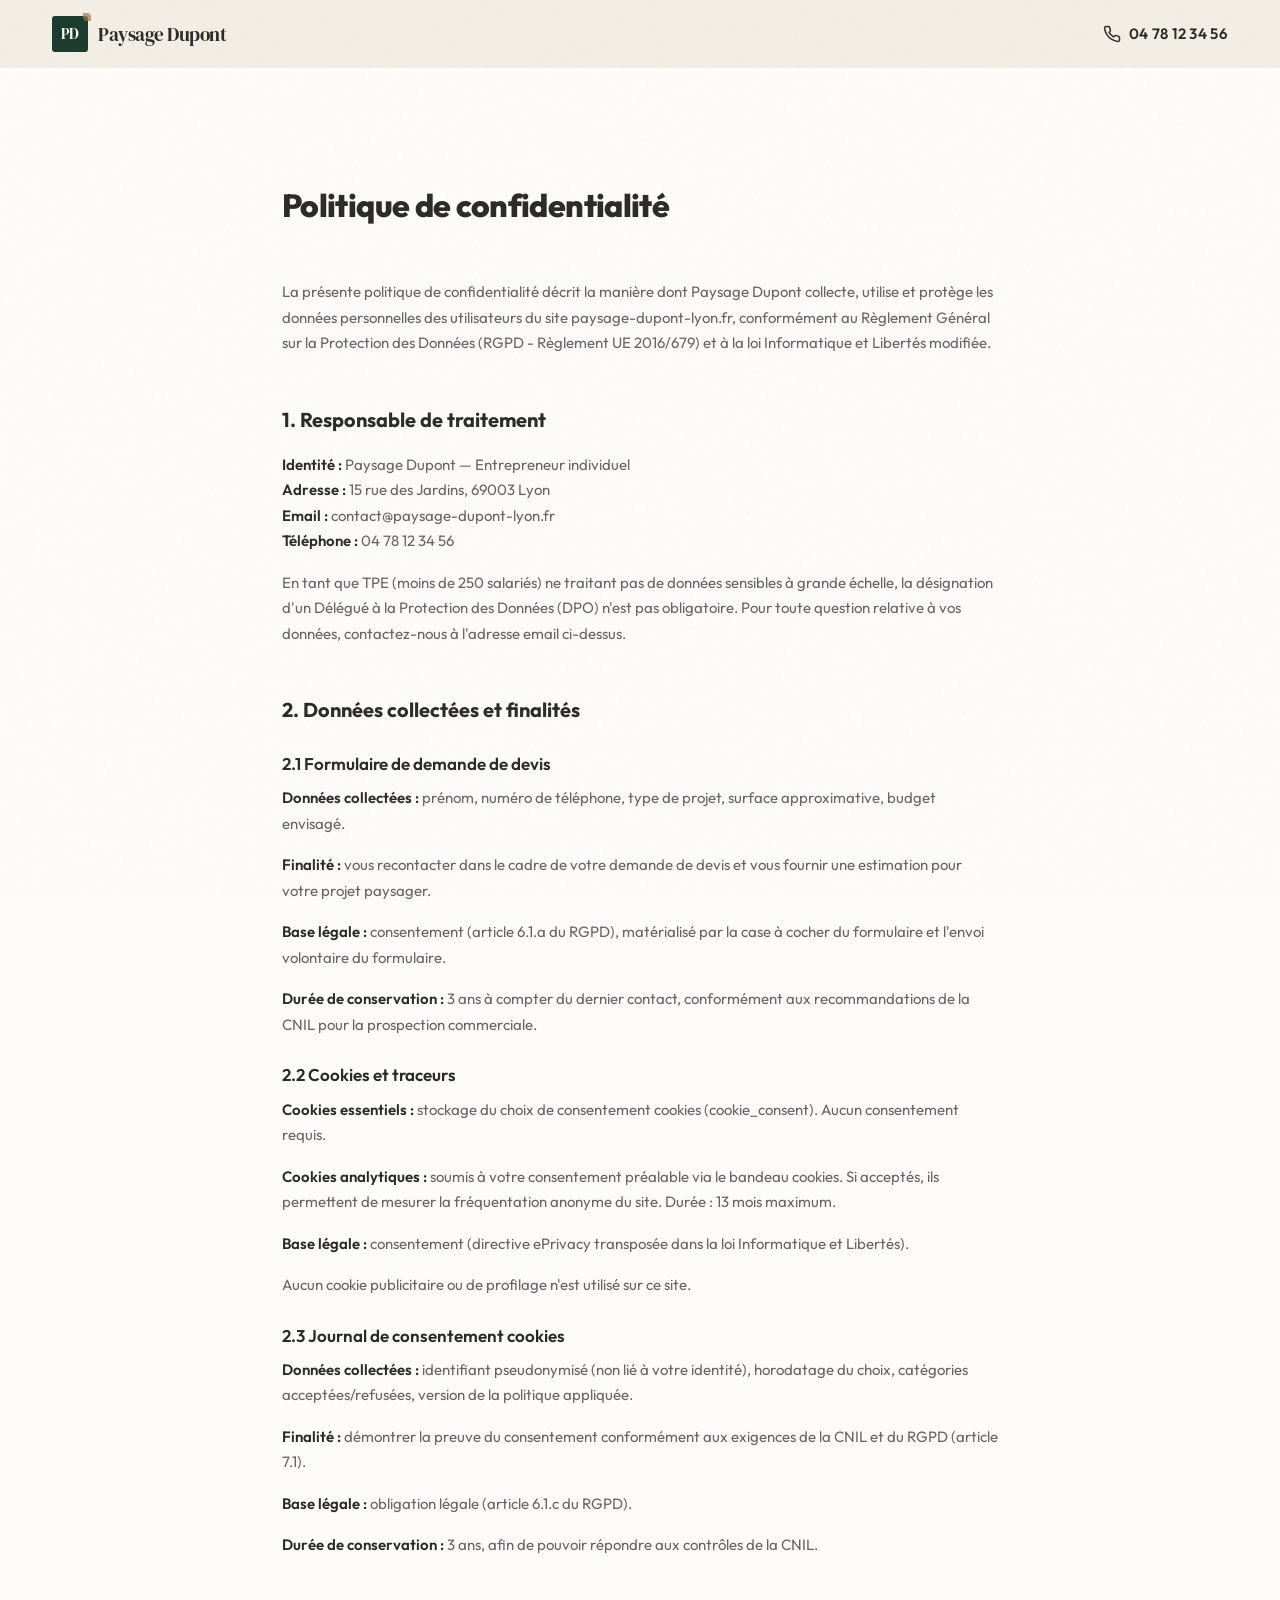
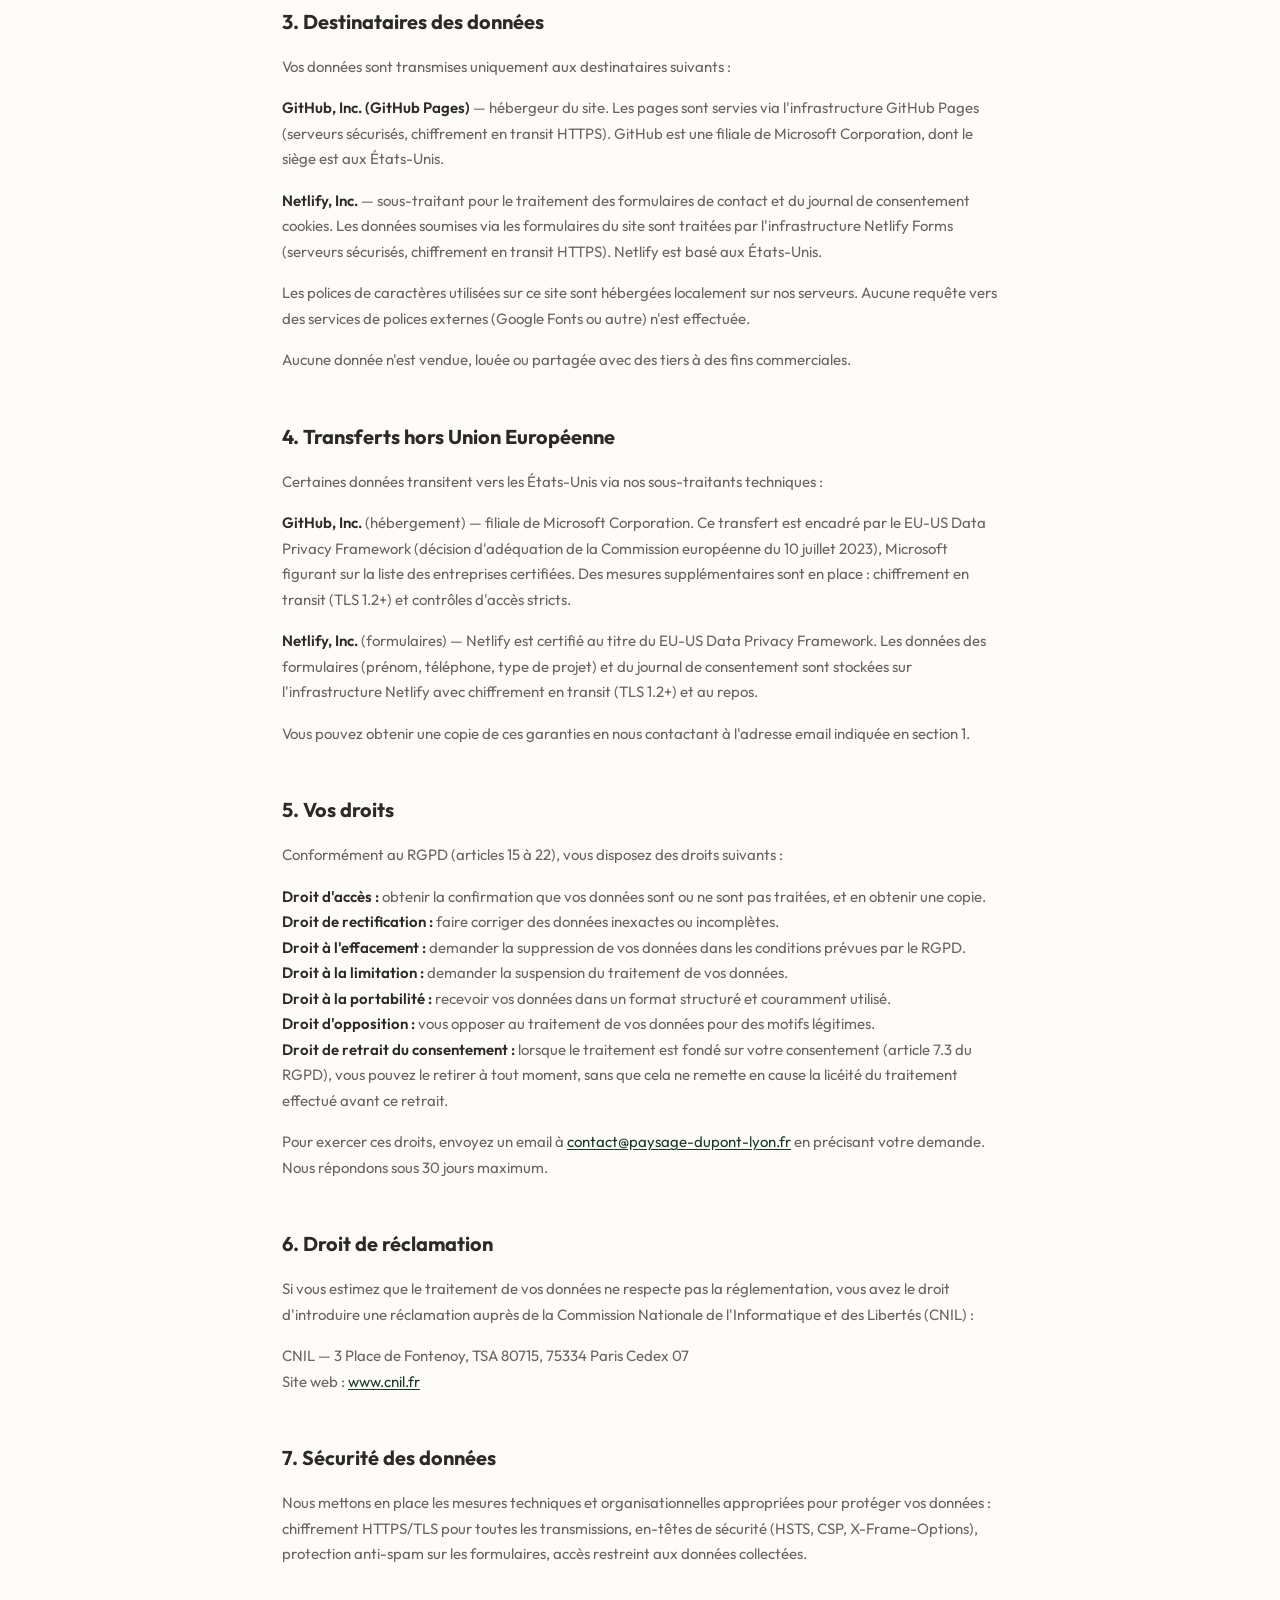
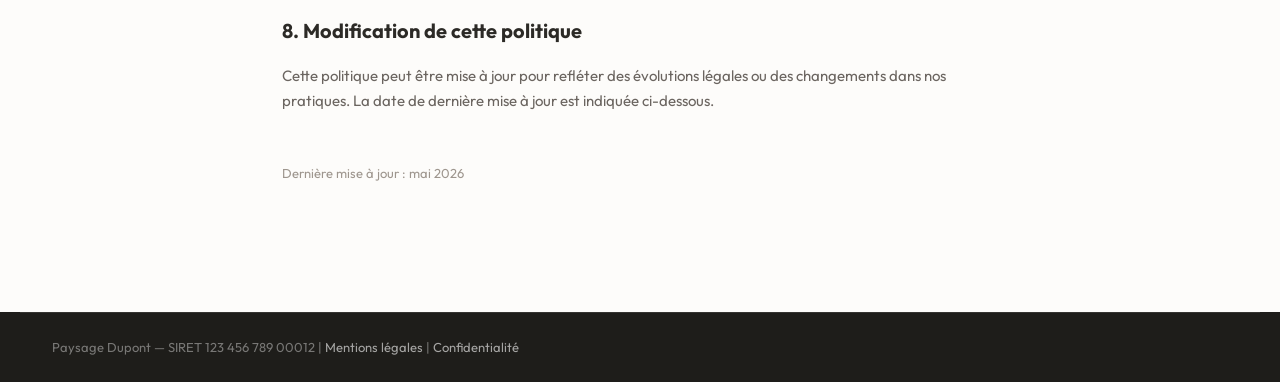
<file: pages/politique-confidentialite.html>
<!DOCTYPE html>
<html lang="fr">
<head>
  <meta charset="UTF-8">
  <meta name="viewport" content="width=device-width, initial-scale=1.0">
  <meta name="referrer-policy" content="strict-origin-when-cross-origin">
  <meta http-equiv="Permissions-Policy" content="camera=(), microphone=(), geolocation=(), payment=()">
  <title>Politique de Confidentialité — Paysage Dupont Lyon</title>
  <meta name="description" content="Politique de confidentialité et protection des données personnelles du site paysage-dupont-lyon.fr. Conformité RGPD.">
  <meta name="robots" content="noindex, follow">
  <!-- Favicon -->
  <link rel="icon" type="image/svg+xml" href="../img/favicon.svg">
  <link rel="icon" type="image/png" sizes="32x32" href="../img/favicon-32x32.png">
  <link rel="apple-touch-icon" href="../img/favicon-32x32.png">
  <link rel="stylesheet" href="../css/style.min.css?v=8">
  <style>
    .legal-page { background: var(--clr-surface); }
    .legal-page__inner { max-width: var(--max-width-narrow); margin: 0 auto; padding: var(--space-4xl) var(--space-xl); }
    .legal-page h1 { font-size: clamp(1.5rem, 3vw, 2rem); font-weight: var(--font-weight-extrabold); letter-spacing: -0.02em; margin-bottom: var(--space-2xl); }
    .legal-page h2 { font-size: 1.25rem; font-weight: var(--font-weight-bold); margin-top: var(--space-2xl); margin-bottom: var(--space-md); }
    .legal-page h3 { font-size: 1.0625rem; font-weight: var(--font-weight-semibold); margin-top: var(--space-lg); margin-bottom: var(--space-sm); }
    .legal-page p { font-size: 0.9375rem; color: var(--clr-text-secondary); line-height: 1.7; margin-bottom: var(--space-md); }
    .legal-page strong { color: var(--clr-text); font-weight: var(--font-weight-semibold); }
    .legal-page a { color: var(--clr-accent); text-decoration: underline; text-underline-offset: 2px; }
  </style>
  <!-- Anti-flash cookie: cache le banner si consent existe -->
  <script>
  try{var h=false;try{if(localStorage.getItem('cookie_consent'))h=true}catch(e){}if(!h){try{if(sessionStorage.getItem('cookie_consent'))h=true}catch(e){}}if(!h){try{if(document.cookie.indexOf('cc_set=1')!==-1)h=true}catch(e){}}if(h)document.documentElement.classList.add('cc-ok')}catch(e){}
  </script>
  <style>.cc-ok #cookie-banner{display:none!important}</style>
</head>
<body>

  <a href="#main" class="skip-link">Passer au contenu</a>

  <header class="header" role="banner">
    <div class="header__inner">
      <a href="../index.html" class="header__logo" aria-label="Retour à l'accueil">
        <span class="header__logo-mark">PD</span>
        <span class="header__logo-text">Paysage Dupont</span>
      </a>
      <a href="tel:+33478123456" class="header__phone">
        <svg class="header__phone-icon" width="18" height="18" viewBox="0 0 24 24" fill="none" stroke="currentColor" stroke-width="2" stroke-linecap="round" stroke-linejoin="round"><path d="M22 16.92v3a2 2 0 0 1-2.18 2 19.79 19.79 0 0 1-8.63-3.07 19.5 19.5 0 0 1-6-6 19.79 19.79 0 0 1-3.07-8.67A2 2 0 0 1 4.11 2h3a2 2 0 0 1 2 1.72 12.84 12.84 0 0 0 .7 2.81 2 2 0 0 1-.45 2.11L8.09 9.91a16 16 0 0 0 6 6l1.27-1.27a2 2 0 0 1 2.11-.45 12.84 12.84 0 0 0 2.81.7A2 2 0 0 1 22 16.92z"/></svg>
        04 78 12 34 56
      </a>
    </div>
  </header>

  <main id="main">
    <section class="legal-page">
      <div class="legal-page__inner">
        <h1>Politique de confidentialité</h1>
        <p>La présente politique de confidentialité décrit la manière dont Paysage Dupont collecte, utilise et protège les données personnelles des utilisateurs du site paysage-dupont-lyon.fr, conformément au Règlement Général sur la Protection des Données (RGPD - Règlement UE 2016/679) et à la loi Informatique et Libertés modifiée.</p>

        <h2>1. Responsable de traitement</h2>
        <p>
          <strong>Identité :</strong> Paysage Dupont — Entrepreneur individuel<br>
          <strong>Adresse :</strong> 15 rue des Jardins, 69003 Lyon<br>
          <strong>Email :</strong> contact@paysage-dupont-lyon.fr<br>
          <strong>Téléphone :</strong> 04 78 12 34 56
        </p>
        <p>En tant que TPE (moins de 250 salariés) ne traitant pas de données sensibles à grande échelle, la désignation d'un Délégué à la Protection des Données (DPO) n'est pas obligatoire. Pour toute question relative à vos données, contactez-nous à l'adresse email ci-dessus.</p>

        <h2>2. Données collectées et finalités</h2>

        <h3>2.1 Formulaire de demande de devis</h3>
        <p><strong>Données collectées :</strong> prénom, numéro de téléphone, type de projet, surface approximative, budget envisagé.</p>
        <p><strong>Finalité :</strong> vous recontacter dans le cadre de votre demande de devis et vous fournir une estimation pour votre projet paysager.</p>
        <p><strong>Base légale :</strong> consentement (article 6.1.a du RGPD), matérialisé par la case à cocher du formulaire et l'envoi volontaire du formulaire.</p>
        <p><strong>Durée de conservation :</strong> 3 ans à compter du dernier contact, conformément aux recommandations de la CNIL pour la prospection commerciale.</p>

        <h3>2.2 Cookies et traceurs</h3>
        <p><strong>Cookies essentiels :</strong> stockage du choix de consentement cookies (cookie_consent). Aucun consentement requis.</p>
        <p><strong>Cookies analytiques :</strong> soumis à votre consentement préalable via le bandeau cookies. Si acceptés, ils permettent de mesurer la fréquentation anonyme du site. Durée : 13 mois maximum.</p>
        <p><strong>Base légale :</strong> consentement (directive ePrivacy transposée dans la loi Informatique et Libertés).</p>
        <p>Aucun cookie publicitaire ou de profilage n'est utilisé sur ce site.</p>

        <h3>2.3 Journal de consentement cookies</h3>
        <p><strong>Données collectées :</strong> identifiant pseudonymisé (non lié à votre identité), horodatage du choix, catégories acceptées/refusées, version de la politique appliquée.</p>
        <p><strong>Finalité :</strong> démontrer la preuve du consentement conformément aux exigences de la CNIL et du RGPD (article 7.1).</p>
        <p><strong>Base légale :</strong> obligation légale (article 6.1.c du RGPD).</p>
        <p><strong>Durée de conservation :</strong> 3 ans, afin de pouvoir répondre aux contrôles de la CNIL.</p>

        <h2>3. Destinataires des données</h2>
        <p>Vos données sont transmises uniquement aux destinataires suivants :</p>
        <p><strong>GitHub, Inc. (GitHub Pages)</strong> — hébergeur du site. Les pages sont servies via l'infrastructure GitHub Pages (serveurs sécurisés, chiffrement en transit HTTPS). GitHub est une filiale de Microsoft Corporation, dont le siège est aux États-Unis.</p>
        <p><strong>Netlify, Inc.</strong> — sous-traitant pour le traitement des formulaires de contact et du journal de consentement cookies. Les données soumises via les formulaires du site sont traitées par l'infrastructure Netlify Forms (serveurs sécurisés, chiffrement en transit HTTPS). Netlify est basé aux États-Unis.</p>
        <p>Les polices de caractères utilisées sur ce site sont hébergées localement sur nos serveurs. Aucune requête vers des services de polices externes (Google Fonts ou autre) n'est effectuée.</p>
        <p>Aucune donnée n'est vendue, louée ou partagée avec des tiers à des fins commerciales.</p>

        <h2>4. Transferts hors Union Européenne</h2>
        <p>Certaines données transitent vers les États-Unis via nos sous-traitants techniques :</p>
        <p><strong>GitHub, Inc.</strong> (hébergement) — filiale de Microsoft Corporation. Ce transfert est encadré par le EU-US Data Privacy Framework (décision d'adéquation de la Commission européenne du 10 juillet 2023), Microsoft figurant sur la liste des entreprises certifiées. Des mesures supplémentaires sont en place : chiffrement en transit (TLS 1.2+) et contrôles d'accès stricts.</p>
        <p><strong>Netlify, Inc.</strong> (formulaires) — Netlify est certifié au titre du EU-US Data Privacy Framework. Les données des formulaires (prénom, téléphone, type de projet) et du journal de consentement sont stockées sur l'infrastructure Netlify avec chiffrement en transit (TLS 1.2+) et au repos.</p>
        <p>Vous pouvez obtenir une copie de ces garanties en nous contactant à l'adresse email indiquée en section 1.</p>

        <h2>5. Vos droits</h2>
        <p>Conformément au RGPD (articles 15 à 22), vous disposez des droits suivants :</p>
        <p>
          <strong>Droit d'accès :</strong> obtenir la confirmation que vos données sont ou ne sont pas traitées, et en obtenir une copie.<br>
          <strong>Droit de rectification :</strong> faire corriger des données inexactes ou incomplètes.<br>
          <strong>Droit à l'effacement :</strong> demander la suppression de vos données dans les conditions prévues par le RGPD.<br>
          <strong>Droit à la limitation :</strong> demander la suspension du traitement de vos données.<br>
          <strong>Droit à la portabilité :</strong> recevoir vos données dans un format structuré et couramment utilisé.<br>
          <strong>Droit d'opposition :</strong> vous opposer au traitement de vos données pour des motifs légitimes.<br>
          <strong>Droit de retrait du consentement :</strong> lorsque le traitement est fondé sur votre consentement (article 7.3 du RGPD), vous pouvez le retirer à tout moment, sans que cela ne remette en cause la licéité du traitement effectué avant ce retrait.
        </p>
        <p>Pour exercer ces droits, envoyez un email à <a href="mailto:contact@paysage-dupont-lyon.fr">contact@paysage-dupont-lyon.fr</a> en précisant votre demande. Nous répondons sous 30 jours maximum.</p>

        <h2>6. Droit de réclamation</h2>
        <p>Si vous estimez que le traitement de vos données ne respecte pas la réglementation, vous avez le droit d'introduire une réclamation auprès de la Commission Nationale de l'Informatique et des Libertés (CNIL) :</p>
        <p>
          CNIL — 3 Place de Fontenoy, TSA 80715, 75334 Paris Cedex 07<br>
          Site web : <a href="https://www.cnil.fr" target="_blank" rel="noopener noreferrer">www.cnil.fr</a>
        </p>

        <h2>7. Sécurité des données</h2>
        <p>Nous mettons en place les mesures techniques et organisationnelles appropriées pour protéger vos données : chiffrement HTTPS/TLS pour toutes les transmissions, en-têtes de sécurité (HSTS, CSP, X-Frame-Options), protection anti-spam sur les formulaires, accès restreint aux données collectées.</p>

        <h2>8. Modification de cette politique</h2>
        <p>Cette politique peut être mise à jour pour refléter des évolutions légales ou des changements dans nos pratiques. La date de dernière mise à jour est indiquée ci-dessous.</p>

        <p style="margin-top: var(--space-2xl); font-size: 0.8125rem; color: var(--clr-text-muted);">Dernière mise à jour : mai 2026</p>
      </div>
    </section>
  </main>

  <footer class="footer" role="contentinfo">
    <div class="footer__bottom" style="padding: var(--space-lg) var(--space-xl);">
      <p>Paysage Dupont — SIRET 123 456 789 00012 | <a href="mentions-legales.html" style="color: rgba(255,255,255,0.6);">Mentions légales</a> | <a href="politique-confidentialite.html" style="color: rgba(255,255,255,0.6);">Confidentialité</a></p>
    </div>
  </footer>

</body>
</html>
</file>
<file: css/style.min.css>
/* ============================================ PAYSAGE DUPONT LYON — Design System V4 HIGH-TICKET PREMIUM EDITION Fonts:DM Serif Display (titres) + Outfit (corps) Palette:Terre,Pierre,Forêt — luxe artisanal Layout:Asymétrique,généreux,éditorial ============================================ */ @font-face{font-family:'DM Serif Display';font-style:normal;font-weight:400;font-display:swap;src:url(../fonts/dm-serif-display-latin-ext.woff2) format('woff2');unicode-range:U+0100-02BA,U+02BD-02C5,U+02C7-02CC,U+02CE-02D7,U+02DD-02FF,U+0304,U+0308,U+0329,U+1D00-1DBF,U+1E00-1E9F,U+1EF2-1EFF,U+2020,U+20A0-20AB,U+20AD-20C0,U+2113,U+2C60-2C7F,U+A720-A7FF;}@font-face{font-family:'DM Serif Display';font-style:normal;font-weight:400;font-display:swap;src:url(../fonts/dm-serif-display-latin.woff2) format('woff2');unicode-range:U+0000-00FF,U+0131,U+0152-0153,U+02BB-02BC,U+02C6,U+02DA,U+02DC,U+0304,U+0308,U+0329,U+2000-206F,U+20AC,U+2122,U+2191,U+2193,U+2212,U+2215,U+FEFF,U+FFFD;}@font-face{font-family:'Outfit';font-style:normal;font-weight:400 800;font-display:swap;src:url(../fonts/outfit-latin-ext.woff2) format('woff2');unicode-range:U+0100-02BA,U+02BD-02C5,U+02C7-02CC,U+02CE-02D7,U+02DD-02FF,U+0304,U+0308,U+0329,U+1D00-1DBF,U+1E00-1E9F,U+1EF2-1EFF,U+2020,U+20A0-20AB,U+20AD-20C0,U+2113,U+2C60-2C7F,U+A720-A7FF;}@font-face{font-family:'Outfit';font-style:normal;font-weight:400 800;font-display:swap;src:url(../fonts/outfit-latin.woff2) format('woff2');unicode-range:U+0000-00FF,U+0131,U+0152-0153,U+02BB-02BC,U+02C6,U+02DA,U+02DC,U+0304,U+0308,U+0329,U+2000-206F,U+20AC,U+2122,U+2191,U+2193,U+2212,U+2215,U+FEFF,U+FFFD;}:root{--clr-bg:#F3EEE5;--clr-surface:#FDFCFA;--clr-text:#2C2A26;--clr-text-secondary:#6B6560;--clr-text-muted:#9E968E;--clr-border:#E5DFD4;--clr-border-light:#EDE8DF;--clr-accent:#1B3A2D;--clr-accent-hover:#264D3C;--clr-accent-light:#E8EDE9;--clr-accent-surface:#F2F5F0;--clr-brass:#9B7B4E;--clr-brass-hover:#836840;--clr-brass-light:#F5EFE4;--clr-sage-50:#F2F5F0;--clr-sage-100:#E4EADE;--clr-earth-100:#EDE6DC;--clr-stone-100:#E8E4DE;--clr-star:#C4922A;--clr-white:#FDFCFA;--font-display:'DM Serif Display','Georgia',serif;--font-body:'Outfit',system-ui,-apple-system,sans-serif;--font-weight-normal:400;--font-weight-medium:500;--font-weight-semibold:600;--font-weight-bold:700;--font-weight-extrabold:800;--space-xs:0.25rem;--space-sm:0.5rem;--space-md:1rem;--space-lg:1.5rem;--space-xl:2rem;--space-2xl:3rem;--space-3xl:5rem;--space-4xl:7rem;--space-5xl:10rem;--max-width:1240px;--max-width-narrow:780px;--ease-out:cubic-bezier(0.16,1,0.3,1);--ease-premium:cubic-bezier(0.22,1,0.36,1);--duration-fast:150ms;--duration-normal:280ms;--duration-slow:450ms;--shadow-sm:0 1px 2px rgba(44,58,50,0.03);--shadow-md:0 4px 12px rgba(44,58,50,0.05);--shadow-lg:0 12px 32px -4px rgba(44,58,50,0.07);--shadow-premium:0 20px 44px -12px rgba(27,58,45,0.10);--radius-sm:3px;--radius-md:6px;--radius-lg:8px;--radius-xl:12px;}*,*::before,*::after{box-sizing:border-box;margin:0;padding:0;}html{scroll-behavior:smooth;-webkit-text-size-adjust:100%;}body{font-family:var(--font-body);font-weight:var(--font-weight-normal);color:var(--clr-text);background:var(--clr-bg);line-height:1.6;-webkit-font-smoothing:antialiased;-moz-osx-font-smoothing:grayscale;}img{max-width:100%;height:auto;display:block;}a{color:inherit;text-decoration:none;transition:color var(--duration-fast) var(--ease-out);}ul{list-style:none;}address{font-style:normal;}button{cursor:pointer;border:none;background:none;font:inherit;}::selection{background:var(--clr-brass-light);color:var(--clr-text);}body::after{content:"";position:fixed;inset:0;pointer-events:none;z-index:99999;opacity:0.03;background-image:url("data:image/svg+xml,%3Csvg viewBox='0 0 256 256' xmlns='http://www.w3.org/2000/svg'%3E%3Cfilter id='noise'%3E%3CfeTurbulence type='fractalNoise' baseFrequency='0.65' numOctaves='3' stitchTiles='stitch'/%3E%3C/filter%3E%3Crect width='100%25' height='100%25' filter='url(%23noise)'/%3E%3C/svg%3E");}:focus-visible{outline:2px solid var(--clr-accent);outline-offset:3px;border-radius:var(--radius-sm);}.btn:focus-visible{outline:2px solid var(--clr-brass);outline-offset:3px;box-shadow:0 0 0 4px var(--clr-brass-light);}a:focus-visible{outline:2px solid var(--clr-accent);outline-offset:2px;}@media (prefers-reduced-motion:reduce){*,*::before,*::after{animation-duration:0.01ms !important;animation-iteration-count:1 !important;transition-duration:0.01ms !important;}.reveal{opacity:1;transform:none;}html{scroll-behavior:auto;}}.skip-link{position:absolute;top:-100%;left:50%;transform:translateX(-50%);background:var(--clr-accent);color:var(--clr-white);padding:var(--space-sm) var(--space-md);border-radius:var(--radius-sm);z-index:9999;font-weight:var(--font-weight-medium);}.skip-link:focus{top:var(--space-md);}.cookie-banner[hidden]{display:none !important;}.cookie-banner{position:fixed;bottom:0;left:0;right:0;background:var(--clr-surface);border-top:1px solid var(--clr-border);padding:var(--space-lg) var(--space-xl);z-index:10000;box-shadow:0 -4px 20px rgba(0,0,0,0.08);}.cookie-inner{max-width:var(--max-width);margin:0 auto;display:flex;flex-wrap:wrap;align-items:center;gap:var(--space-md);}.cookie-text{flex:1 1 300px;font-size:0.875rem;color:var(--clr-text-secondary);line-height:1.5;}.cookie-actions{display:flex;gap:var(--space-sm);}.cookie-btn{padding:0.625rem 1.25rem;border-radius:var(--radius-sm);font-size:0.875rem;font-weight:var(--font-weight-semibold);transition:all var(--duration-fast) var(--ease-out);}.cookie-btn--refuse{background:var(--clr-bg);color:var(--clr-text);border:1px solid var(--clr-border);}.cookie-btn--refuse:hover{background:var(--clr-border-light);}.cookie-btn--accept{background:var(--clr-accent);color:var(--clr-white);}.cookie-btn--accept:hover{background:var(--clr-accent-hover);}.cookie-link{font-size:0.8125rem;color:var(--clr-text-muted);text-decoration:underline;text-underline-offset:2px;}.header{position:sticky;top:0;z-index:1000;background:var(--clr-bg);}.header__inner{max-width:var(--max-width);margin:0 auto;padding:var(--space-md) var(--space-xl);display:flex;align-items:center;justify-content:space-between;gap:var(--space-xl);}.header__logo{display:flex;align-items:center;gap:0.625rem;}.header__logo-mark{display:flex;align-items:center;justify-content:center;width:36px;height:36px;background:var(--clr-accent);color:var(--clr-white);font-family:var(--font-display);font-weight:var(--font-weight-normal);font-size:0.9375rem;border-radius:var(--radius-sm);letter-spacing:-0.03em;position:relative;}.header__logo-mark::after{content:"";position:absolute;top:-3px;right:-3px;width:8px;height:8px;background:var(--clr-brass);border-radius:0 50% 0 50%;opacity:0.7;}.header__logo-text{font-family:var(--font-display);font-weight:var(--font-weight-normal);font-size:1.1875rem;letter-spacing:-0.025em;color:var(--clr-text);line-height:1;}.header__logo-info{display:flex;flex-direction:column;}.header__logo-city{font-family:var(--font-body);font-size:0.6875rem;font-weight:var(--font-weight-medium);color:var(--clr-text-muted);letter-spacing:0.06em;text-transform:uppercase;margin-top:1px;}.header__nav-list{display:flex;gap:var(--space-xl);}.header__nav-list a{font-size:0.9375rem;color:var(--clr-text-secondary);font-weight:var(--font-weight-medium);transition:color var(--duration-normal) var(--ease-out);position:relative;padding-bottom:4px;}.header__nav-list a::after{content:"";position:absolute;bottom:0;left:50%;width:0;height:1.5px;background:var(--clr-brass);transition:width var(--duration-normal) var(--ease-premium),left var(--duration-normal) var(--ease-premium);border-radius:1px;}.header__nav-list a:hover{color:var(--clr-text);}.header__nav-list a:hover::after{width:100%;left:0;}.header__nav-list a.is-active{color:var(--clr-text);}.header__nav-list a.is-active::after{width:100%;left:0;background:var(--clr-accent);opacity:0.4;}.header__phone{display:flex;align-items:center;gap:var(--space-sm);font-weight:var(--font-weight-semibold);font-size:0.9375rem;color:var(--clr-text);white-space:nowrap;letter-spacing:0.02em;}.header__phone:hover{color:var(--clr-brass);}.header__phone-icon{flex-shrink:0;}.header__cta-sticky{display:inline-block;padding:0.5rem 1.25rem;background:var(--clr-accent);color:var(--clr-white);font-size:0.875rem;font-weight:var(--font-weight-semibold);border-radius:var(--radius-md);letter-spacing:0.01em;white-space:nowrap;transition:background var(--duration-fast),box-shadow var(--duration-fast);margin-left:var(--space-md);}.header__cta-sticky:hover{background:var(--clr-accent-hover);box-shadow:var(--shadow-md);color:var(--clr-white);}.header__burger{display:none;width:28px;height:20px;position:relative;}.header__burger span{display:block;width:100%;height:2px;background:var(--clr-text);border-radius:2px;position:absolute;left:0;transition:all var(--duration-normal) var(--ease-out);}.header__burger span:nth-child(1){top:0;}.header__burger span:nth-child(2){top:9px;}.header__burger span:nth-child(3){top:18px;}.header__burger[aria-expanded="true"] span:nth-child(1){transform:rotate(45deg);top:9px;}.header__burger[aria-expanded="true"] span:nth-child(2){opacity:0;}.header__burger[aria-expanded="true"] span:nth-child(3){transform:rotate(-45deg);top:9px;}.trust-bar{background:var(--clr-accent);border-bottom:none;}.trust-bar__inner{max-width:var(--max-width);margin:0 auto;padding:0.625rem var(--space-xl);display:flex;align-items:center;justify-content:center;gap:var(--space-xl);font-size:0.8125rem;color:rgba(247,243,237,0.7);font-weight:var(--font-weight-normal);}.trust-bar__item{display:flex;align-items:center;gap:6px;white-space:nowrap;}.trust-bar__item--rating{color:rgba(247,243,237,0.92);font-weight:var(--font-weight-semibold);}.trust-bar__item svg{color:var(--clr-brass);flex-shrink:0;opacity:0.85;}.trust-bar__item--rating svg{color:var(--clr-star);opacity:1;}.trust-bar__sep{width:3px;height:3px;background:rgba(247,243,237,0.25);border-radius:50%;}.mobile-nav{position:fixed;inset:0;background:var(--clr-surface);z-index:999;padding:5rem var(--space-xl) var(--space-xl);}.mobile-nav ul{display:flex;flex-direction:column;gap:var(--space-lg);}.mobile-nav a{font-size:1.25rem;font-weight:var(--font-weight-semibold);color:var(--clr-text);}.mobile-nav__cta{display:inline-block;padding:var(--space-md) var(--space-xl);background:var(--clr-accent);color:var(--clr-white) !important;border-radius:var(--radius-md);text-align:center;margin-top:var(--space-md);}.mobile-nav__phone{display:block;margin-top:var(--space-xl);font-size:1.125rem;color:var(--clr-accent);font-weight:var(--font-weight-semibold);}.btn{display:inline-flex;align-items:center;justify-content:center;gap:var(--space-sm);font-weight:var(--font-weight-semibold);font-size:0.9375rem;border-radius:var(--radius-md);padding:0.75rem 1.5rem;transition:all var(--duration-normal) var(--ease-out);white-space:nowrap;}.btn--primary{background:var(--clr-accent);color:#F7F3ED;letter-spacing:0.015em;position:relative;overflow:hidden;}.btn--primary::before{content:"";position:absolute;inset:0;background:linear-gradient(135deg,transparent 0%,rgba(255,255,255,0.06) 100%);pointer-events:none;}.btn--primary:hover{background:var(--clr-accent-hover);box-shadow:0 8px 24px -4px rgba(27,58,45,0.2);}.btn--primary:active{transform:scale(0.97);box-shadow:none;}.btn--outline{background:transparent;color:var(--clr-accent);border:1.5px solid var(--clr-border);}.btn--outline:hover{border-color:var(--clr-accent);background:var(--clr-accent-surface);color:var(--clr-accent);}.btn--brass{background:var(--clr-brass);color:#FFFDF9;letter-spacing:0.015em;}.btn--brass:hover{background:var(--clr-brass-hover);box-shadow:0 8px 20px -4px rgba(155,123,78,0.3);}.btn--brass:active{transform:scale(0.97);box-shadow:none;}.btn--lg{padding:1.0625rem 2.5rem;font-size:1rem;}.btn__sub{display:block;font-size:0.75rem;font-weight:var(--font-weight-normal);opacity:0.85;margin-top:2px;}.section__inner{max-width:var(--max-width);margin:0 auto;padding:var(--space-4xl) var(--space-xl) var(--space-5xl);}.section__inner--narrow{max-width:var(--max-width-narrow);}.section__label{display:inline-flex;align-items:center;gap:0.75em;font-size:1rem;font-weight:var(--font-weight-bold);color:var(--clr-accent);text-transform:uppercase;letter-spacing:0.08em;margin-bottom:var(--space-xl);font-family:var(--font-body);}.section__label::before{content:"";display:inline-block;width:28px;height:2px;background:var(--clr-brass);flex-shrink:0;}.section__title{font-family:var(--font-display);font-size:clamp(2rem,4.5vw,3rem);font-weight:var(--font-weight-normal);letter-spacing:-0.02em;line-height:1.08;margin-bottom:var(--space-lg);color:var(--clr-text);}.section__desc{font-size:1.0625rem;color:var(--clr-text-secondary);line-height:1.75;max-width:55ch;margin-bottom:var(--space-md);}.hero{background:var(--clr-bg);overflow:hidden;}.hero__inner{max-width:var(--max-width);margin:0 auto;padding:var(--space-5xl) var(--space-xl);display:grid;grid-template-columns:1.1fr 0.9fr;gap:var(--space-3xl);align-items:center;}.hero__label{display:inline-flex;align-items:center;gap:0.75em;font-size:0.9375rem;font-weight:var(--font-weight-bold);color:var(--clr-accent);text-transform:uppercase;letter-spacing:0.08em;margin-bottom:var(--space-lg);font-family:var(--font-body);}.hero__label::before{content:"";display:inline-block;width:28px;height:2px;background:var(--clr-brass);flex-shrink:0;}.hero__proof{display:flex;align-items:center;gap:var(--space-md);margin-bottom:var(--space-md);font-size:0.875rem;font-weight:var(--font-weight-semibold);color:var(--clr-text-secondary);}.hero__proof-item{display:inline-flex;align-items:center;gap:4px;}.hero__proof-star{color:var(--clr-star);}.hero__proof-sep{width:4px;height:4px;background:var(--clr-border);border-radius:50%;flex-shrink:0;}.hero__title{font-family:var(--font-display);font-size:clamp(2.25rem,5.5vw,3.75rem);font-weight:var(--font-weight-normal);letter-spacing:-0.015em;line-height:1.08;margin-bottom:var(--space-lg);color:var(--clr-text);}.hero__subtitle{font-size:1.125rem;color:var(--clr-text-secondary);line-height:1.7;margin-bottom:var(--space-2xl);max-width:48ch;}.hero__actions{display:flex;flex-wrap:wrap;gap:var(--space-md);margin-bottom:var(--space-md);}.hero__phone-btn{gap:0.5rem;}.hero__reassurance{font-size:0.8125rem;color:var(--clr-text-muted);}.hero__visual{position:relative;z-index:0;}.hero__img-wrapper{width:100%;aspect-ratio:16/9;border-radius:var(--radius-xl);position:relative;overflow:hidden;box-shadow:var(--shadow-premium);}.hero__img-wrapper picture,.hero__img-wrapper picture img{display:block;width:100%;height:100%;object-fit:cover;object-position:center;}.hero__img-wrapper::after{content:"";position:absolute;inset:0;background:linear-gradient( to top,rgba(27,58,45,0.35) 0%,rgba(27,58,45,0.08) 40%,transparent 70% );z-index:1;pointer-events:none;}.hero__visual::after{content:"";position:absolute;bottom:-12px;right:-12px;width:45%;height:45%;border:2px solid var(--clr-brass);border-radius:var(--radius-xl);opacity:0.25;z-index:-1;transition:opacity var(--duration-slow) var(--ease-out);}.hero__visual:hover::after{opacity:0.45;}.hero__img-overlay{position:absolute;bottom:var(--space-lg);left:var(--space-lg);z-index:2;}.hero__img-badge{display:inline-block;padding:var(--space-xs) var(--space-md);background:rgba(255,255,255,0.92);backdrop-filter:blur(8px);border-radius:var(--radius-sm);font-size:0.8125rem;font-weight:var(--font-weight-medium);color:var(--clr-text-secondary);letter-spacing:0.01em;}.services{background:var(--clr-surface);}.services__grid{display:grid;grid-template-columns:repeat(2,1fr);gap:var(--space-xl);margin-top:var(--space-3xl);}.service-card{background:var(--clr-surface);border-radius:var(--radius-lg);border:1px solid var(--clr-border-light);overflow:hidden;transition:box-shadow var(--duration-normal) var(--ease-premium);}.service-card:hover{box-shadow:var(--shadow-lg);}.service-card__img{height:160px;overflow:hidden;}.service-card__img picture,.service-card__img picture img,.service-card__img > img{display:block;width:100%;height:100%;object-fit:cover;object-position:center;transition:transform 0.6s var(--ease-premium);}.service-card:hover .service-card__img picture img,.service-card:hover .service-card__img > img{transform:scale(1.04);}.service-card__title{font-family:var(--font-display);font-size:1.1875rem;font-weight:var(--font-weight-normal);padding:var(--space-lg) var(--space-lg) var(--space-sm);letter-spacing:-0.01em;}.service-card__text{font-size:0.9375rem;color:var(--clr-text-secondary);line-height:1.6;padding:0 var(--space-lg);}.service-card__link{display:inline-flex;align-items:center;gap:6px;padding:var(--space-lg);font-size:0.875rem;font-weight:var(--font-weight-semibold);color:var(--clr-brass);letter-spacing:0.02em;transition:gap var(--duration-normal) var(--ease-out),color var(--duration-fast);}.service-card__link:hover{gap:10px;color:var(--clr-brass-hover);}.realisations{background:var(--clr-bg);}.realisations__grid{display:grid;grid-template-columns:repeat(2,1fr);gap:var(--space-xl);margin-top:var(--space-3xl);}.projet-card{border-radius:var(--radius-lg);overflow:hidden;border:1px solid var(--clr-border-light);background:var(--clr-bg);}.projet-card__slider{position:relative;aspect-ratio:4/3;overflow:hidden;cursor:ew-resize;touch-action:pan-y;}.projet-card__showcase{position:relative;aspect-ratio:4/3;overflow:hidden;}.projet-card__showcase picture,.projet-card__showcase picture img{display:block;width:100%;height:100%;object-fit:cover;object-position:center;}.projet-card__before,.projet-card__after{position:absolute;inset:0;}.projet-card__before picture,.projet-card__after picture,.projet-card__before > img,.projet-card__after > img{display:block;width:100%;height:100%;}.projet-card__before picture img,.projet-card__after picture img,.projet-card__before > img,.projet-card__after > img{width:100%;height:100%;object-fit:cover;object-position:center;}.projet-card__before{background-color:#d4c8b8;z-index:1;}.projet-card__before picture img,.projet-card__before > img{filter:sepia(0.3) saturate(0.5) brightness(0.85);}.projet-card__after{background-color:var(--clr-sage-100);z-index:0;}.projet-card__before{clip-path:inset(0 50% 0 0);}.projet-card__label{position:absolute;top:var(--space-md);padding:2px 10px;font-size:0.75rem;font-weight:var(--font-weight-semibold);border-radius:var(--radius-sm);color:var(--clr-white);text-transform:uppercase;letter-spacing:0.04em;}.projet-card__label--before{left:var(--space-md);background:rgba(0,0,0,0.55);z-index:3;}.projet-card__label--after{right:var(--space-md);background:var(--clr-accent);}.projet-card__handle{position:absolute;top:0;bottom:0;left:50%;transform:translateX(-50%);z-index:5;display:flex;flex-direction:column;align-items:center;justify-content:center;pointer-events:none;}.projet-card__handle-line{width:2px;flex:1;background:var(--clr-white);opacity:0.8;}.projet-card__handle-circle{width:36px;height:36px;border-radius:50%;background:var(--clr-white);display:flex;align-items:center;justify-content:center;box-shadow:var(--shadow-md);flex-shrink:0;}.projet-card__handle-circle svg{color:var(--clr-text);}.projet-card__info{padding:var(--space-lg);}.projet-card__title{font-family:var(--font-display);font-size:1.0625rem;font-weight:var(--font-weight-normal);margin-bottom:var(--space-sm);}.projet-card__meta{display:flex;flex-wrap:wrap;align-items:center;gap:var(--space-sm);font-size:0.8125rem;color:var(--clr-text-muted);}.projet-card__sep{width:3px;height:3px;background:var(--clr-border);border-radius:50%;}.projet-card__budget{font-weight:var(--font-weight-semibold);color:var(--clr-text-secondary);}.realisations__cta{text-align:center;margin-top:var(--space-2xl);}.services::after,.realisations::after{content:"";display:block;width:24px;height:24px;margin:0 auto;background:var(--clr-accent);opacity:0.08;border-radius:0 50% 0 50%;transform:rotate(45deg) translateY(12px);}.processus{background:var(--clr-surface);}.processus__grid{display:grid;grid-template-columns:repeat(4,1fr);gap:var(--space-xl);margin-top:var(--space-3xl);}.processus__step{padding:var(--space-2xl) var(--space-xl);border-radius:var(--radius-lg);background:var(--clr-surface);border:1px solid var(--clr-border-light);position:relative;}.processus__number{display:block;font-family:var(--font-display);font-size:2.5rem;font-weight:var(--font-weight-normal);color:var(--clr-brass);letter-spacing:-0.03em;margin-bottom:var(--space-md);opacity:0.4;line-height:1;}.processus__step-title{font-family:var(--font-display);font-size:1.0625rem;font-weight:var(--font-weight-normal);margin-bottom:var(--space-sm);letter-spacing:-0.01em;}.processus__step-text{font-size:0.9375rem;color:var(--clr-text-secondary);line-height:1.6;}.fondateur{background:var(--clr-bg);}.fondateur__inner{display:grid;grid-template-columns:auto 1fr;gap:var(--space-2xl);align-items:center;max-width:820px;}.fondateur__portrait{width:140px;height:140px;flex-shrink:0;}.fondateur__img{width:100%;height:100%;border-radius:50%;box-shadow:var(--shadow-md);border:3px solid var(--clr-surface);outline:1px solid var(--clr-border-light);}.fondateur__name{font-family:var(--font-display);font-size:1.5rem;font-weight:var(--font-weight-normal);letter-spacing:-0.02em;color:var(--clr-text);margin-bottom:2px;}.fondateur__role{font-size:0.875rem;color:var(--clr-text-muted);margin-bottom:var(--space-lg);}.fondateur__quote{font-size:0.9375rem;color:var(--clr-text-secondary);line-height:1.7;font-style:italic;padding-left:var(--space-lg);border-left:2px solid var(--clr-brass);margin-bottom:var(--space-lg);}.fondateur__credentials{display:flex;flex-wrap:wrap;gap:var(--space-lg);}.fondateur__credential{display:flex;align-items:center;gap:5px;font-size:0.8125rem;color:var(--clr-text-secondary);font-weight:var(--font-weight-medium);}.fondateur__credential svg{color:var(--clr-accent);opacity:0.7;flex-shrink:0;}.avis{background:var(--clr-surface);}.avis__grid{display:grid;grid-template-columns:repeat(3,1fr);gap:var(--space-xl);margin-top:var(--space-3xl);}.avis-card{padding:var(--space-xl) var(--space-xl) var(--space-xl) var(--space-2xl);border-radius:var(--radius-lg);background:var(--clr-bg);border:1px solid var(--clr-border-light);position:relative;transition:box-shadow var(--duration-normal) var(--ease-premium);}.avis-card::before{content:"";position:absolute;left:0;top:var(--space-xl);bottom:var(--space-xl);width:2px;background:var(--clr-brass);border-radius:1px;opacity:0.4;transition:opacity var(--duration-normal) var(--ease-out);}.avis-card:hover{box-shadow:var(--shadow-md);}.avis-card:hover::before{opacity:1;}.avis-card__stars{display:flex;gap:2px;color:var(--clr-star);margin-bottom:var(--space-md);}.avis-card__text{font-size:0.9375rem;color:var(--clr-text-secondary);line-height:1.7;margin-bottom:var(--space-lg);}.avis-card__author{display:flex;align-items:center;gap:var(--space-sm);font-size:0.875rem;font-weight:var(--font-weight-medium);color:var(--clr-text);}.avis-card__author strong{font-weight:var(--font-weight-semibold);}.avis-card__avatar{width:32px;height:32px;border-radius:50%;background:var(--clr-accent);color:var(--clr-white);font-family:var(--font-display);font-size:0.75rem;font-weight:var(--font-weight-normal);display:flex;align-items:center;justify-content:center;flex-shrink:0;letter-spacing:0.02em;}.avis__link{display:inline-flex;align-items:center;gap:6px;margin-top:var(--space-xl);font-size:0.9375rem;font-weight:var(--font-weight-semibold);color:var(--clr-accent);}.avis__link:hover{text-decoration:underline;text-underline-offset:3px;}.faq{background:var(--clr-bg);}.faq__list{margin-top:var(--space-2xl);display:flex;flex-direction:column;gap:1px;background:var(--clr-border-light);border-radius:var(--radius-lg);overflow:hidden;}.faq__item{background:var(--clr-surface);}.faq__question{padding:var(--space-lg) var(--space-xl);font-weight:var(--font-weight-semibold);font-size:1rem;cursor:pointer;display:flex;align-items:center;justify-content:space-between;list-style:none;transition:background var(--duration-fast);}.faq__question::-webkit-details-marker{display:none;}.faq__question::after{content:"";width:10px;height:10px;border-right:2px solid var(--clr-text-muted);border-bottom:2px solid var(--clr-text-muted);transform:rotate(45deg);transition:transform var(--duration-normal) var(--ease-premium);flex-shrink:0;margin-left:var(--space-md);}.faq__item[open] .faq__question::after{transform:rotate(-135deg);}.faq__question:hover{background:var(--clr-bg);}.faq__answer{padding:0 var(--space-xl) var(--space-lg);font-size:0.9375rem;color:var(--clr-text-secondary);line-height:1.7;max-width:65ch;}.section__cta-inline{text-align:center;margin-top:var(--space-3xl);padding-top:var(--space-2xl);border-top:1px solid var(--clr-border-light);}.section__cta-reassurance{margin-top:var(--space-sm);font-size:0.875rem;color:var(--clr-text-secondary);font-weight:var(--font-weight-medium);}.qualification{background:var(--clr-bg);}.qualification__grid{display:grid;grid-template-columns:repeat(2,1fr);gap:var(--space-lg);margin-top:var(--space-2xl);}.qualification__item{display:flex;align-items:flex-start;gap:var(--space-md);padding:var(--space-lg);background:var(--clr-surface);border-radius:var(--radius-lg);border:1px solid var(--clr-border-light);}.qualification__icon{flex-shrink:0;color:var(--clr-brass);margin-top:2px;}.qualification__item p{font-size:0.9375rem;color:var(--clr-text-secondary);line-height:1.65;}.qualification__cta{text-align:center;margin-top:var(--space-3xl);}.qualification__cta-text{font-size:1.0625rem;color:var(--clr-text);margin-bottom:var(--space-xl);font-weight:var(--font-weight-medium);}.cta-final{background:var(--clr-accent);color:#F0EBE3;position:relative;overflow:hidden;}.cta-final::before{content:"";position:absolute;inset:0;background:radial-gradient(ellipse at 20% 50%,rgba(155,123,78,0.12) 0%,transparent 50%),radial-gradient(ellipse at 80% 30%,rgba(155,123,78,0.06) 0%,transparent 45%);pointer-events:none;}.cta-final::after{content:"";position:absolute;inset:0;background:url("data:image/svg+xml,%3Csvg viewBox='0 0 256 256' xmlns='http://www.w3.org/2000/svg'%3E%3Cfilter id='noise'%3E%3CfeTurbulence type='fractalNoise' baseFrequency='0.9' numOctaves='4' stitchTiles='stitch'/%3E%3C/filter%3E%3Crect width='100%25' height='100%25' filter='url(%23noise)' opacity='0.03'/%3E%3C/svg%3E");background-size:200px 200px;pointer-events:none;opacity:0.5;}.cta-final__inner{text-align:center;padding:var(--space-5xl) var(--space-xl);position:relative;z-index:1;}.cta-final__title{font-family:var(--font-display);font-size:clamp(1.75rem,4vw,2.75rem);font-weight:var(--font-weight-normal);letter-spacing:-0.01em;margin-bottom:var(--space-md);color:#FFFDF9;}.cta-final__title::after{content:"";display:block;width:48px;height:2px;background:var(--clr-brass);margin:var(--space-lg) auto 0;opacity:0.6;border-radius:1px;}.cta-final__text{font-size:1.0625rem;color:rgba(247,243,237,0.82);margin-bottom:var(--space-2xl);max-width:50ch;margin-left:auto;margin-right:auto;}.cta-final .btn--primary{background:var(--clr-brass);color:#FFFDF9;padding:1rem 2.5rem;font-size:1rem;}.cta-final .btn--primary:hover{background:var(--clr-brass-hover);box-shadow:0 12px 28px -6px rgba(155,123,78,0.4);transform:translateY(-1px);}.cta-final__proof{display:flex;align-items:center;justify-content:center;gap:var(--space-sm);margin-top:var(--space-lg);font-size:0.875rem;color:rgba(255,255,255,0.7);}.cta-final__proof-item{display:flex;align-items:center;gap:4px;}.cta-final__proof-item svg{color:var(--clr-brass);}.cta-final__proof-sep{width:3px;height:3px;border-radius:50%;background:rgba(255,255,255,0.35);}.exit-popup{position:fixed;inset:0;z-index:10000;display:flex;align-items:center;justify-content:center;background:rgba(0,0,0,0.6);backdrop-filter:blur(4px);opacity:0;visibility:hidden;transition:opacity 0.3s,visibility 0.3s;}.exit-popup.is-visible{opacity:1;visibility:visible;}.exit-popup__card{background:var(--clr-white);border-radius:var(--radius-lg);padding:var(--space-3xl) var(--space-2xl);max-width:460px;width:90%;text-align:center;position:relative;box-shadow:0 24px 60px rgba(0,0,0,0.2);transform:translateY(20px) scale(0.96);transition:transform 0.3s var(--ease-out);}.exit-popup.is-visible .exit-popup__card{transform:translateY(0) scale(1);}.exit-popup__close{position:absolute;top:var(--space-md);right:var(--space-md);background:none;border:none;cursor:pointer;color:var(--clr-text-muted);padding:var(--space-xs);line-height:1;}.exit-popup__close:hover{color:var(--clr-text);}.exit-popup__badge{display:inline-flex;align-items:center;gap:6px;background:var(--clr-accent-soft,rgba(77,107,76,0.08));color:var(--clr-accent);font-size:0.8125rem;font-weight:var(--font-weight-semibold);padding:0.375rem 0.875rem;border-radius:50px;margin-bottom:var(--space-lg);}.exit-popup__title{font-family:var(--font-display);font-size:1.5rem;color:var(--clr-text);margin-bottom:var(--space-sm);line-height:1.25;}.exit-popup__text{font-size:0.9375rem;color:var(--clr-text-muted);margin-bottom:var(--space-xl);line-height:1.6;}.exit-popup__cta{display:block;width:100%;padding:1rem;background:var(--clr-accent);color:var(--clr-white);font-weight:var(--font-weight-bold);font-size:1rem;border:none;border-radius:var(--radius-md);cursor:pointer;transition:background 0.2s;text-align:center;}.exit-popup__cta:hover{background:var(--clr-accent-dark,#3A5C3A);}.exit-popup__dismiss{display:block;margin-top:var(--space-md);font-size:0.8125rem;color:var(--clr-text-muted);cursor:pointer;background:none;border:none;text-decoration:underline;text-underline-offset:2px;}.exit-popup__proof{display:flex;align-items:center;justify-content:center;gap:var(--space-sm);margin-top:var(--space-lg);padding-top:var(--space-md);border-top:1px solid var(--clr-border-light);font-size:0.8125rem;color:var(--clr-text-muted);}.exit-popup__proof svg{color:var(--clr-brass);}.field__optional{font-size:0.75rem;font-weight:var(--font-weight-normal);color:var(--clr-text-muted);}.form__trust{display:flex;flex-wrap:wrap;gap:var(--space-md) var(--space-xl);margin-top:var(--space-md);justify-content:center;}.form__trust-item{display:flex;align-items:center;gap:6px;font-size:0.8125rem;color:var(--clr-text-muted);}.form__trust-item svg{color:var(--clr-accent);flex-shrink:0;}.footer{background:#1E1D1A;color:rgba(247,243,237,0.6);}.footer__inner{max-width:var(--max-width);margin:0 auto;padding:var(--space-4xl) var(--space-xl) var(--space-2xl);display:grid;grid-template-columns:1.5fr 1fr 1fr 1fr auto;gap:var(--space-2xl);}.footer__logo-mark{display:inline-flex;align-items:center;justify-content:center;width:36px;height:36px;background:var(--clr-accent);color:var(--clr-white);font-weight:var(--font-weight-bold);font-size:0.875rem;border-radius:var(--radius-sm);margin-bottom:var(--space-sm);}.footer__logo-text{display:block;font-weight:var(--font-weight-semibold);color:var(--clr-white);font-size:1.0625rem;margin-bottom:var(--space-sm);}.footer__tagline{font-size:0.875rem;line-height:1.5;}.footer__eco{display:flex;align-items:center;gap:6px;font-size:0.75rem;color:rgba(247,243,237,0.5);margin-top:var(--space-sm);letter-spacing:0.01em;}.footer__eco svg{color:var(--clr-sage-100);opacity:0.6;flex-shrink:0;}.footer__heading{font-size:0.8125rem;font-weight:var(--font-weight-semibold);color:var(--clr-white);text-transform:uppercase;letter-spacing:0.06em;margin-bottom:var(--space-lg);}.footer__address{font-size:0.9375rem;line-height:1.8;}.footer__address a{transition:color var(--duration-fast);}.footer__address a:hover{color:var(--clr-white);}.footer__links ul{display:flex;flex-direction:column;gap:var(--space-sm);}.footer__links a{font-size:0.9375rem;transition:color var(--duration-fast);}.footer__links a:hover{color:var(--clr-white);}.footer__cta{display:flex;align-items:flex-start;}.footer__bottom{max-width:var(--max-width);margin:0 auto;padding:var(--space-lg) var(--space-xl);border-top:1px solid rgba(255,255,255,0.1);font-size:0.8125rem;color:rgba(255,255,255,0.4);}.mobile-sticky-bar{display:none;position:fixed;bottom:0;left:0;right:0;background:var(--clr-white);border-top:1px solid var(--clr-border-light);padding:0.625rem var(--space-md);z-index:900;box-shadow:0 -4px 20px rgba(0,0,0,0.08);gap:var(--space-sm);align-items:center;}.mobile-sticky-bar__phone{display:flex;align-items:center;gap:6px;padding:0.75rem 1rem;border:1.5px solid var(--clr-border);border-radius:var(--radius-md);font-weight:var(--font-weight-semibold);font-size:0.875rem;color:var(--clr-text);white-space:nowrap;}.mobile-sticky-bar__cta{flex:1;display:block;text-align:center;padding:0.75rem 1rem;background:var(--clr-accent);color:var(--clr-white);border-radius:var(--radius-md);font-weight:var(--font-weight-bold);font-size:0.9375rem;}.mobile-sticky-bar__cta:active{opacity:0.9;}.reveal{opacity:0;transform:translateY(20px);transition:opacity 0.5s var(--ease-premium),transform 0.5s var(--ease-premium);}.reveal--visible{opacity:1;transform:translateY(0);}.reveal--delay-1{transition-delay:60ms;}.reveal--delay-2{transition-delay:140ms;}.reveal--delay-3{transition-delay:220ms;}.reveal--delay-4{transition-delay:300ms;}.availability{display:inline-flex;align-items:center;gap:var(--space-sm);padding:var(--space-xs) var(--space-md);background:var(--clr-brass-light);border:1px solid rgba(155,123,78,0.2);border-radius:50px;font-size:0.8125rem;font-weight:var(--font-weight-medium);color:var(--clr-brass);margin-top:var(--space-md);}.availability__dot{width:8px;height:8px;background:var(--clr-brass);border-radius:50%;animation:pulse-dot 2s ease-in-out infinite;}@keyframes pulse-dot{0%,100%{opacity:1;transform:scale(1);}50%{opacity:0.5;transform:scale(0.85);}}.avis__google-link{display:inline-flex;align-items:center;gap:6px;margin-top:var(--space-xl);font-size:0.875rem;font-weight:var(--font-weight-semibold);color:var(--clr-brass);letter-spacing:0.02em;transition:gap var(--duration-normal) var(--ease-out);}.avis__google-link:hover{gap:10px;text-decoration:underline;text-underline-offset:3px;}.avis__google-embed{margin-top:var(--space-3xl);padding-top:var(--space-2xl);border-top:1px solid var(--clr-border-light);}.avis__google-embed-label{font-family:var(--font-display);font-size:1.25rem;margin-bottom:var(--space-lg);color:var(--clr-text);}.avis__google-embed-frame{border-radius:var(--radius-lg);overflow:hidden;box-shadow:var(--shadow-md);}.avis__google-embed-note{font-size:0.8125rem;color:var(--clr-text-muted);margin-top:var(--space-md);font-style:italic;}.service-hero{background:var(--clr-surface);border-bottom:1px solid var(--clr-border-light);}.service-hero__inner{max-width:var(--max-width);margin:0 auto;padding:var(--space-4xl) var(--space-xl) var(--space-3xl);display:grid;grid-template-columns:1.1fr 0.9fr;gap:var(--space-3xl);align-items:center;}.service-hero__breadcrumb{font-size:0.8125rem;color:var(--clr-text-muted);margin-bottom:var(--space-md);}.service-hero__breadcrumb a{color:var(--clr-accent);}.service-hero__breadcrumb a:hover{text-decoration:underline;text-underline-offset:2px;}.service-hero__title{font-size:clamp(1.75rem,4vw,2.75rem);font-weight:var(--font-weight-extrabold);letter-spacing:-0.03em;line-height:1.1;margin-bottom:var(--space-lg);}.service-hero__text{font-size:1.0625rem;color:var(--clr-text-secondary);line-height:1.7;margin-bottom:var(--space-xl);max-width:55ch;}.service-hero__img{width:100%;aspect-ratio:4/3;border-radius:var(--radius-xl);overflow:hidden;}.service-hero__img-placeholder{width:100%;height:100%;background:linear-gradient(135deg,var(--clr-sage-100) 0%,var(--clr-sage-50) 100%);}.service-proof{background:var(--clr-surface);border-bottom:1px solid var(--clr-border-light);}.service-proof__inner{max-width:var(--max-width-narrow);margin:0 auto;padding:var(--space-2xl) var(--space-xl);}.service-proof__stats{display:flex;justify-content:center;gap:var(--space-3xl);margin-bottom:var(--space-xl);}.service-proof__stat{text-align:center;}.service-proof__number{display:block;font-family:var(--font-display);font-size:1.75rem;color:var(--clr-accent);line-height:1.2;}.service-proof__label{font-size:0.8125rem;color:var(--clr-text-secondary);line-height:1.4;}.service-proof__quote{margin:0;padding:var(--space-lg) var(--space-xl);border-left:3px solid var(--clr-accent);background:var(--clr-bg);border-radius:0 var(--radius) var(--radius) 0;}.service-proof__quote p{font-size:0.9375rem;font-style:italic;color:var(--clr-text);line-height:1.7;margin:0 0 var(--space-xs);}.service-proof__quote cite{font-size:0.8125rem;font-style:normal;color:var(--clr-text-secondary);}@media (max-width:600px){.service-proof__stats{gap:var(--space-lg);}.service-proof__number{font-size:1.375rem;}.service-proof__label{font-size:0.75rem;}}.service-content{background:var(--clr-bg);}.service-content__inner{max-width:var(--max-width-narrow);margin:0 auto;padding:var(--space-4xl) var(--space-xl);}.service-content__inner h2{font-size:1.5rem;font-weight:var(--font-weight-bold);letter-spacing:-0.02em;margin-bottom:var(--space-md);margin-top:var(--space-2xl);}.service-content__inner h2:first-child{margin-top:0;}.service-content__inner p{font-size:1rem;color:var(--clr-text-secondary);line-height:1.7;margin-bottom:var(--space-md);}.service-content__inner ul{margin-bottom:var(--space-lg);padding-left:0;}.service-content__inner li{padding-left:1.5em;position:relative;font-size:1rem;color:var(--clr-text-secondary);line-height:1.7;margin-bottom:var(--space-sm);}.service-content__inner li::before{content:"";position:absolute;left:0;top:0.65em;width:6px;height:6px;background:var(--clr-accent);border-radius:50%;}.service-cta{background:var(--clr-surface);border-top:1px solid var(--clr-border-light);}.service-cta__inner{max-width:var(--max-width);margin:0 auto;padding:var(--space-3xl) var(--space-xl);display:flex;align-items:center;justify-content:space-between;gap:var(--space-xl);flex-wrap:wrap;}.service-cta__text{font-size:1.25rem;font-weight:var(--font-weight-bold);letter-spacing:-0.02em;}.service-cta__sub{font-size:0.9375rem;color:var(--clr-text-secondary);margin-top:var(--space-xs);}.city-hero{background:var(--clr-accent-surface);border-bottom:1px solid var(--clr-border-light);}.city-hero__inner{max-width:var(--max-width);margin:0 auto;padding:var(--space-4xl) var(--space-xl) var(--space-3xl);text-align:center;}.city-hero__title{font-size:clamp(1.75rem,4vw,2.75rem);font-weight:var(--font-weight-extrabold);letter-spacing:-0.03em;line-height:1.1;margin-bottom:var(--space-md);}.city-hero__subtitle{font-size:1.125rem;color:var(--clr-text-secondary);max-width:55ch;margin:0 auto var(--space-xl);line-height:1.6;}.city-stats{display:flex;justify-content:center;gap:var(--space-2xl);margin-top:var(--space-xl);}.city-stat{text-align:center;}.city-stat__number{display:block;font-size:2rem;font-weight:var(--font-weight-extrabold);color:var(--clr-accent);letter-spacing:-0.03em;}.city-stat__label{font-size:0.8125rem;color:var(--clr-text-muted);font-weight:var(--font-weight-medium);}.gallery-filters{display:flex;flex-wrap:wrap;gap:var(--space-sm);margin-bottom:var(--space-2xl);}.gallery-filter{padding:var(--space-sm) var(--space-md);border-radius:50px;font-size:0.875rem;font-weight:var(--font-weight-medium);color:var(--clr-text-secondary);border:1px solid var(--clr-border);background:var(--clr-surface);cursor:pointer;transition:all var(--duration-fast) var(--ease-out);}.gallery-filter:hover{border-color:var(--clr-accent);color:var(--clr-accent);}.gallery-filter--active{background:var(--clr-accent);color:var(--clr-white);border-color:var(--clr-accent);}.gallery-grid{display:grid;grid-template-columns:repeat(2,1fr);gap:var(--space-xl);}.gallery-item{transition:opacity var(--duration-normal) var(--ease-out);}.gallery-item--hidden{display:none;}.field--valid .field__input::after,.field--valid .field__select::after{content:none;}.field--valid{position:relative;}.field__check{position:absolute;right:12px;top:38px;width:18px;height:18px;color:var(--clr-accent);opacity:0;transform:scale(0.8);transition:all var(--duration-fast) var(--ease-out);}.field--valid .field__check{opacity:1;transform:scale(1);}.cookie-modal[hidden]{display:none !important;}.cookie-modal{position:fixed;inset:0;z-index:10001;display:flex;align-items:center;justify-content:center;background:rgba(0,0,0,0.4);backdrop-filter:blur(4px);}.cookie-modal__content{background:var(--clr-surface);border-radius:var(--radius-lg);padding:var(--space-2xl);max-width:480px;width:90%;box-shadow:var(--shadow-lg);}.cookie-modal__title{font-size:1.125rem;font-weight:var(--font-weight-bold);margin-bottom:var(--space-lg);}.cookie-category{display:flex;align-items:center;justify-content:space-between;padding:var(--space-md) 0;border-bottom:1px solid var(--clr-border-light);}.cookie-category:last-child{border-bottom:none;}.cookie-category__info{flex:1;}.cookie-category__name{font-size:0.9375rem;font-weight:var(--font-weight-semibold);}.cookie-category__desc{font-size:0.8125rem;color:var(--clr-text-muted);margin-top:2px;}.cookie-toggle{position:relative;width:44px;height:24px;background:var(--clr-border);border-radius:12px;cursor:pointer;transition:background var(--duration-fast);flex-shrink:0;margin-left:var(--space-md);}.cookie-toggle--active{background:var(--clr-accent);}.cookie-toggle--disabled{opacity:0.6;cursor:default;}.cookie-toggle::after{content:"";position:absolute;top:2px;left:2px;width:20px;height:20px;background:var(--clr-white);border-radius:50%;transition:transform var(--duration-fast) var(--ease-out);}.cookie-toggle--active::after{transform:translateX(20px);}.cookie-modal__actions{display:flex;gap:var(--space-sm);margin-top:var(--space-xl);}.cookie-modal__actions .cookie-btn{flex:1;}/* ============================================ RESPONSIVE ============================================ */ @media (max-width:1024px){.hero__inner{grid-template-columns:1fr;gap:var(--space-2xl);}.hero__visual{order:-1;}.services__grid{grid-template-columns:1fr 1fr;}.realisations__grid{grid-template-columns:1fr 1fr;}.processus__grid{grid-template-columns:repeat(2,1fr);}.avis__grid{grid-template-columns:1fr 1fr;}.footer__inner{grid-template-columns:1fr 1fr;gap:var(--space-2xl);}.service-hero__inner{grid-template-columns:1fr;}.service-hero__img{order:-1;}.gallery-grid{grid-template-columns:1fr 1fr;}.city-stats{gap:var(--space-xl);}}@media (max-width:768px){:root{--space-xl:1.25rem;--space-3xl:3rem;--space-4xl:3.5rem;--space-5xl:4rem;}.section__inner{padding:var(--space-3xl) var(--space-xl) var(--space-4xl);}.header__nav{display:none;}.header__phone{display:none;}.header__cta-sticky{display:none;}.header__burger{display:block;}.qualification__grid{grid-template-columns:1fr;}.trust-bar__inner{gap:6px var(--space-md);font-size:0.6875rem;flex-wrap:wrap;justify-content:center;padding:0.5rem var(--space-md);}.trust-bar__item svg{width:12px;height:12px;}.hero__inner{grid-template-columns:1fr;padding:var(--space-xl) var(--space-xl) var(--space-2xl);}.hero__title{font-size:clamp(1.75rem,7vw,2.5rem);}.hero__subtitle{margin-bottom:var(--space-lg);}.btn--outline{border-color:var(--clr-border);border-width:1.5px;}.services__grid{grid-template-columns:1fr;}.realisations__grid{grid-template-columns:1fr;}.processus__grid{grid-template-columns:1fr;}.avis__grid{grid-template-columns:1fr;}.fondateur__inner{grid-template-columns:1fr;text-align:center;justify-items:center;gap:var(--space-lg);}.fondateur__portrait{width:100px;height:100px;}.fondateur__quote{text-align:left;padding-left:var(--space-md);}.fondateur__credentials{justify-content:center;gap:var(--space-md);}.fondateur__name{font-size:1.25rem;}.service-card,.avis-card,.projet-card{box-shadow:var(--shadow-sm);}.footer__inner{grid-template-columns:1fr;gap:var(--space-xl);}.footer__cta{justify-content:flex-start;}.gallery-grid{grid-template-columns:1fr;}.city-stats{flex-direction:column;gap:var(--space-md);}.service-cta__inner{flex-direction:column;text-align:center;}.mobile-sticky-bar{display:flex;}body{padding-bottom:70px;}.cookie-inner{flex-direction:column;text-align:center;}.cookie-actions{width:100%;}.cookie-btn{flex:1;}.services::after,.realisations::after{width:18px;height:18px;}.cta-final__inner{padding:var(--space-4xl) var(--space-xl);}}@media (max-width:480px){:root{--space-3xl:2.5rem;--space-4xl:3rem;--space-5xl:3.5rem;}.hero__actions{flex-direction:column;}.hero__actions .btn{width:100%;}.trust-bar__sep:nth-child(6),.trust-bar__item:nth-child(4){display:none;}.hero__title{font-size:1.625rem;}.hero__proof{flex-wrap:wrap;gap:var(--space-sm);font-size:0.8125rem;}.hero__proof-sep{display:none;}.section__title{font-size:1.375rem;}.processus__number{font-size:2rem;}.fondateur__portrait{width:80px;height:80px;}.fondateur__credential{font-size:0.75rem;}}
</file>
